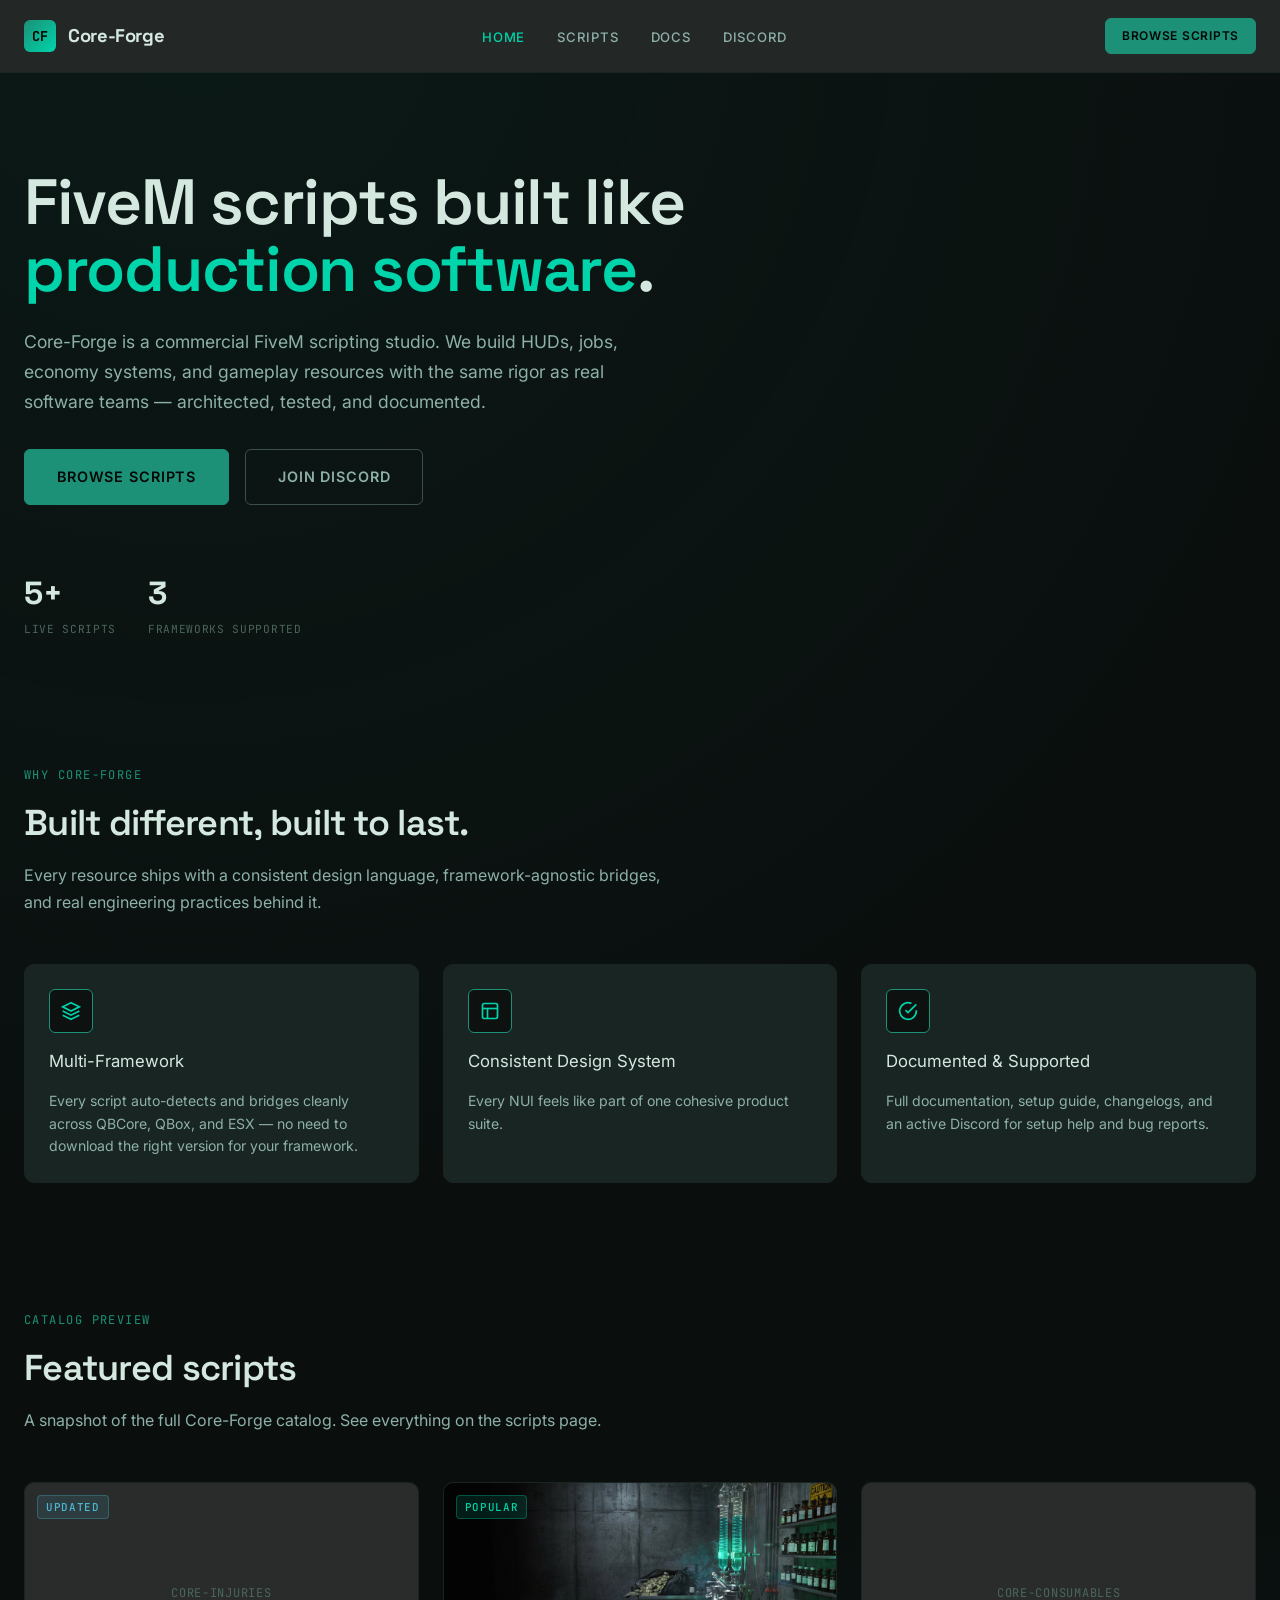
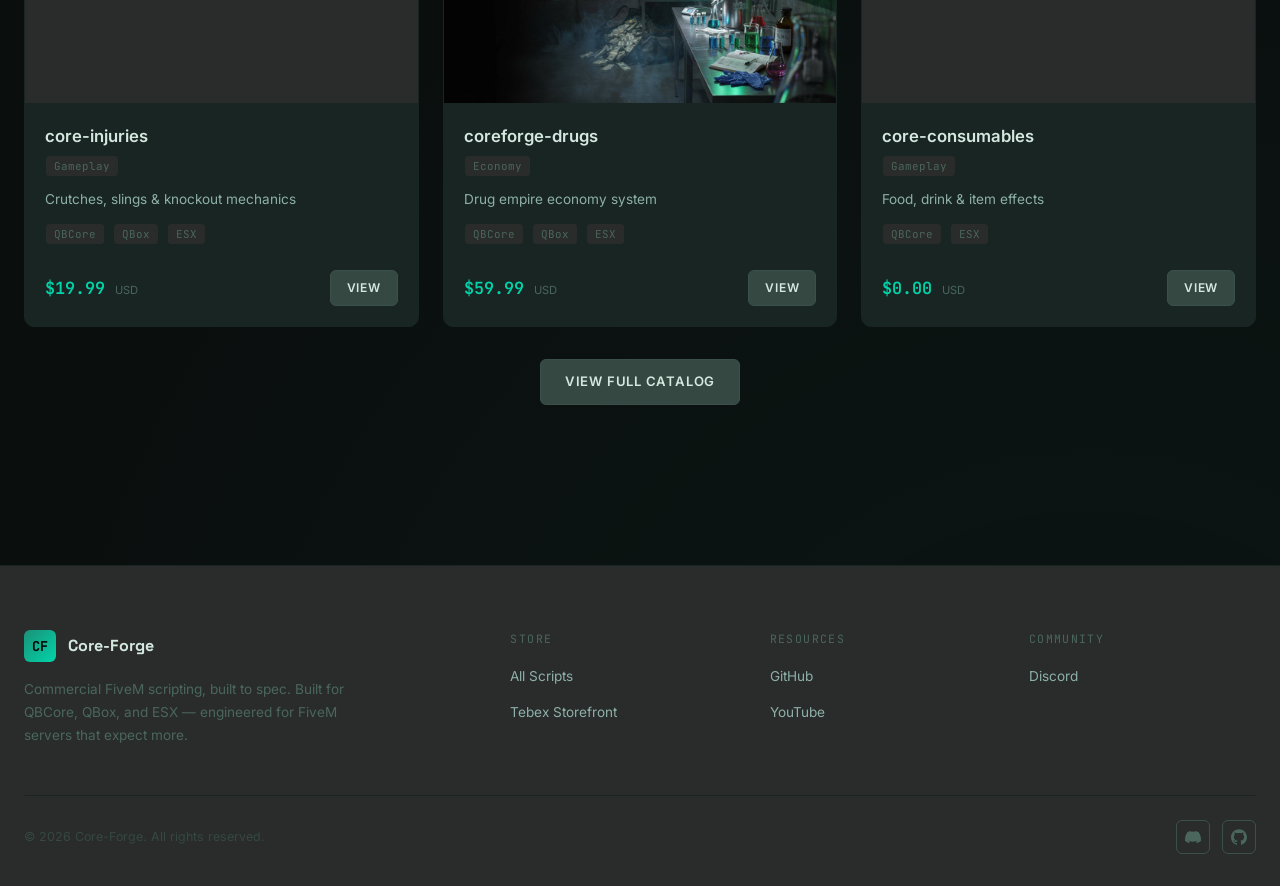
<file: index.html>
<!DOCTYPE html>
<html lang="en">
<head>
<meta charset="UTF-8" />
<meta name="viewport" content="width=device-width, initial-scale=1.0" />
<title>Core-Forge — Commercial FiveM Scripts</title>
<meta name="description" content="Commercial FiveM scripting for QBCore, QBox, and ESX. HUDs, jobs, economy systems, and more — built to spec." />
<link rel="preconnect" href="https://fonts.googleapis.com">
<link href="https://fonts.googleapis.com/css2?family=Inter:wght@400;500;600;700&family=Space+Grotesk:wght@500;600;700&family=JetBrains+Mono:wght@400;500&display=swap" rel="stylesheet">
<link rel="stylesheet" href="css/tokens.css">
<link rel="stylesheet" href="css/components.css">
</head>
<body>

<nav class="nav" id="cf-nav"></nav>

<header class="hero">
  <div class="container">
    <h1 class="hero__title">FiveM scripts built like <span>production software</span>.</h1>
    <p class="hero__subtitle">
      Core-Forge is a commercial FiveM scripting studio. We build HUDs, jobs, economy
      systems, and gameplay resources with the same rigor as real software teams —
      architected, tested, and documented.
    </p>
    <div class="hero__actions">
      <a href="scripts.html" class="btn btn--primary btn--lg">Browse Scripts</a>
      <a href="https://discord.gg/TBb4QKHQtm" target="_blank" rel="noopener" class="btn btn--ghost btn--lg">Join Discord</a>
    </div>
    <div class="hero__stats">
      <div class="stat">
        <span class="stat__value" id="stat-scripts">9+</span>
        <span class="stat__label">Live Scripts</span>
      </div>
      <div class="stat">
        <span class="stat__value">3</span>
        <span class="stat__label">Frameworks Supported</span>
      </div>
    </div>
  </div>
</header>

<section class="section section--tight">
  <div class="container">
    <div class="section__header">
      <span class="section__eyebrow">Why Core-Forge</span>
      <h2 class="section__title">Built different, built to last.</h2>
      <p class="section__subtitle">Every resource ships with a consistent design language, framework-agnostic bridges, and real engineering practices behind it.</p>
    </div>
    <div class="grid grid--3">
      <div class="feature">
        <div class="feature__icon">
          <svg width="20" height="20" viewBox="0 0 24 24" fill="none" stroke="currentColor" stroke-width="2"><path d="M12 2L2 7l10 5 10-5-10-5z"/><path d="M2 17l10 5 10-5"/><path d="M2 12l10 5 10-5"/></svg>
        </div>
        <div class="feature__title">Multi-Framework</div>
        <div class="feature__desc">Every script auto-detects and bridges cleanly across QBCore, QBox, and ESX — no need to download the right version for your framework.</div>
      </div>
      <div class="feature">
        <div class="feature__icon">
          <svg width="20" height="20" viewBox="0 0 24 24" fill="none" stroke="currentColor" stroke-width="2"><rect x="3" y="3" width="18" height="18" rx="2"/><path d="M3 9h18"/><path d="M9 21V9"/></svg>
        </div>
        <div class="feature__title">Consistent Design System</div>
        <div class="feature__desc">Every NUI feels like part of one cohesive product suite.</div>
      </div>
      <div class="feature">
        <div class="feature__icon">
          <svg width="20" height="20" viewBox="0 0 24 24" fill="none" stroke="currentColor" stroke-width="2"><path d="M22 11.08V12a10 10 0 1 1-5.93-9.14"/><polyline points="22 4 12 14.01 9 11.01"/></svg>
        </div>
        <div class="feature__title">Documented & Supported</div>
        <div class="feature__desc">Full documentation, setup guide, changelogs, and an active Discord for setup help and bug reports.</div>
      </div>
    </div>
  </div> 
</section>

<section class="section section--tight">
  <div class="container">
    <div class="section__header">
      <span class="section__eyebrow">Catalog Preview</span>
      <h2 class="section__title">Featured scripts</h2>
      <p class="section__subtitle">A snapshot of the full Core-Forge catalog. See everything on the scripts page.</p>
    </div>
    <div class="grid grid--scripts" id="featured-scripts">
      <div class="skeleton" style="height:320px;"></div>
      <div class="skeleton" style="height:320px;"></div>
      <div class="skeleton" style="height:320px;"></div>
    </div>
    <div style="text-align:center; margin-top: var(--spacing-8);">
      <a href="scripts.html" class="btn btn--secondary">View Full Catalog</a>
    </div>
  </div>
</section>

<footer class="footer" id="cf-footer"></footer>

<script src="js/config.js"></script>
<script src="js/main.js"></script>
<script>
  cfRenderNav("home");
  cfRenderFooter();

  cfGetScripts().then((scripts) => {
    document.getElementById("stat-scripts").textContent = `${scripts.length}+`;
    const featured = scripts.slice(0, 3);
    document.getElementById("featured-scripts").innerHTML = featured.map(cfScriptCardHtml).join("");
  });
</script>

</body>
</html>
</file>
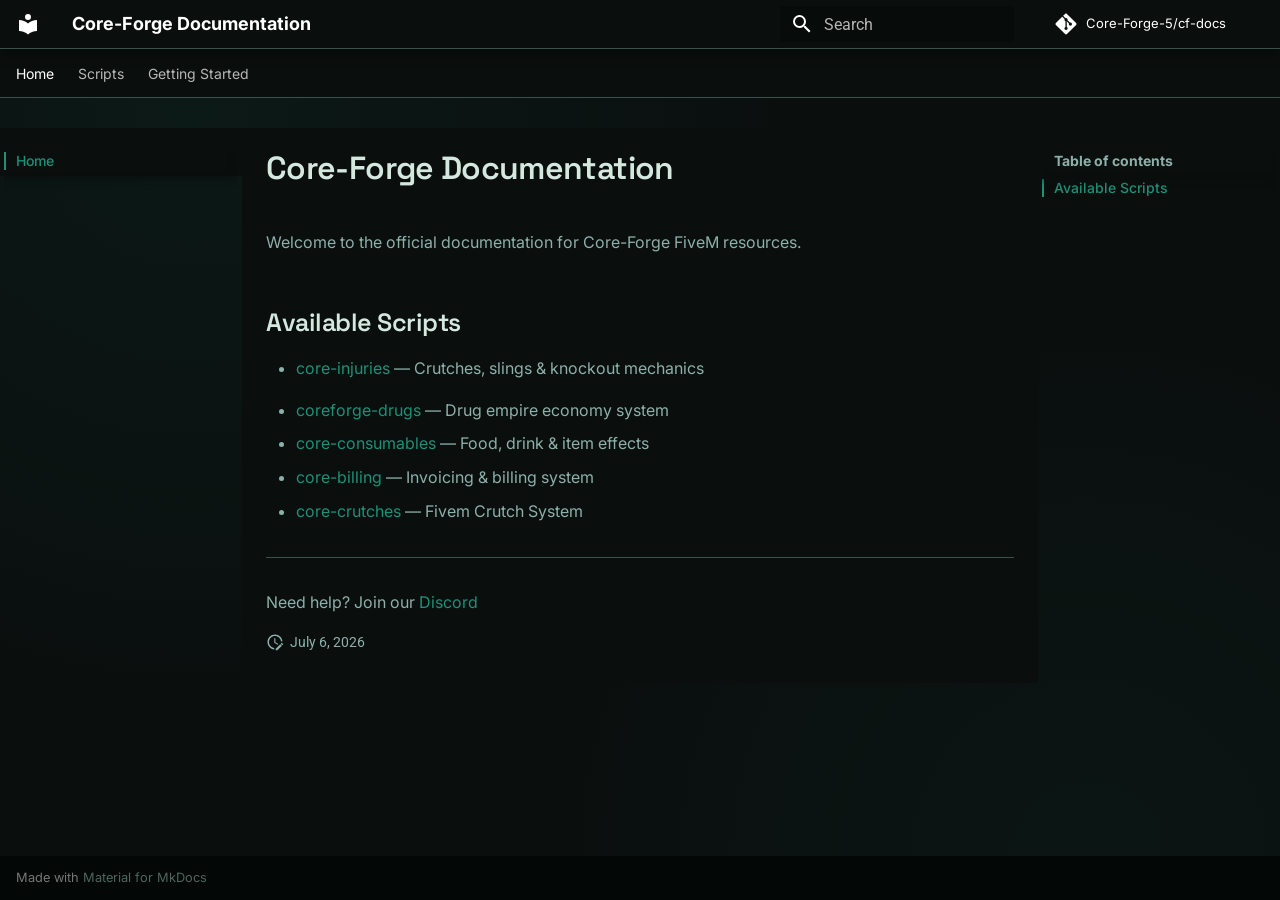
<file: site/index.html>
<!doctype html>
<html lang="en" class="no-js">
  <head>
    
      <meta charset="utf-8">
      <meta name="viewport" content="width=device-width,initial-scale=1">
      
        <meta name="description" content="Premium FiveM Scripts for QBCore, QBox & ESX">
      
      
      
        <link rel="canonical" href="https://core-forge-5.github.io/cf-docs/">
      
      
      
        <link rel="next" href="coreforge-drugs/">
      
      
        
      
      
      <link rel="icon" href="assets/images/favicon.png">
      <meta name="generator" content="mkdocs-1.6.1, mkdocs-material-9.7.6">
    
    
      
        <title>Core-Forge Documentation</title>
      
    
    
      <link rel="stylesheet" href="assets/stylesheets/main.484c7ddc.min.css">
      
        
        <link rel="stylesheet" href="assets/stylesheets/palette.ab4e12ef.min.css">
      
      


    
    
      
    
    
      
        
        
        <link rel="preconnect" href="https://fonts.gstatic.com" crossorigin>
        <link rel="stylesheet" href="https://fonts.googleapis.com/css?family=Roboto:300,300i,400,400i,700,700i%7CRoboto+Mono:400,400i,700,700i&display=fallback">
        <style>:root{--md-text-font:"Roboto";--md-code-font:"Roboto Mono"}</style>
      
    
    
      <link rel="stylesheet" href="stylesheets/extra.css">
    
    <script>__md_scope=new URL(".",location),__md_hash=e=>[...e].reduce(((e,_)=>(e<<5)-e+_.charCodeAt(0)),0),__md_get=(e,_=localStorage,t=__md_scope)=>JSON.parse(_.getItem(t.pathname+"."+e)),__md_set=(e,_,t=localStorage,a=__md_scope)=>{try{t.setItem(a.pathname+"."+e,JSON.stringify(_))}catch(e){}}</script>
    
      

    
    
  </head>
  
  
    
    
      
    
    
    
    
    <body dir="ltr" data-md-color-scheme="slate" data-md-color-primary="custom" data-md-color-accent="custom">
  
    
    <input class="md-toggle" data-md-toggle="drawer" type="checkbox" id="__drawer" autocomplete="off">
    <input class="md-toggle" data-md-toggle="search" type="checkbox" id="__search" autocomplete="off">
    <label class="md-overlay" for="__drawer"></label>
    <div data-md-component="skip">
      
        
        <a href="#core-forge-documentation" class="md-skip">
          Skip to content
        </a>
      
    </div>
    <div data-md-component="announce">
      
    </div>
    
    
      

<header class="md-header" data-md-component="header">
  <nav class="md-header__inner md-grid" aria-label="Header">
    <a href="." title="Core-Forge Documentation" class="md-header__button md-logo" aria-label="Core-Forge Documentation" data-md-component="logo">
      
  
  <svg xmlns="http://www.w3.org/2000/svg" viewBox="0 0 24 24"><path d="M12 8a3 3 0 0 0 3-3 3 3 0 0 0-3-3 3 3 0 0 0-3 3 3 3 0 0 0 3 3m0 3.54C9.64 9.35 6.5 8 3 8v11c3.5 0 6.64 1.35 9 3.54 2.36-2.19 5.5-3.54 9-3.54V8c-3.5 0-6.64 1.35-9 3.54"/></svg>

    </a>
    <label class="md-header__button md-icon" for="__drawer">
      
      <svg xmlns="http://www.w3.org/2000/svg" viewBox="0 0 24 24"><path d="M3 6h18v2H3zm0 5h18v2H3zm0 5h18v2H3z"/></svg>
    </label>
    <div class="md-header__title" data-md-component="header-title">
      <div class="md-header__ellipsis">
        <div class="md-header__topic">
          <span class="md-ellipsis">
            Core-Forge Documentation
          </span>
        </div>
        <div class="md-header__topic" data-md-component="header-topic">
          <span class="md-ellipsis">
            
              Home
            
          </span>
        </div>
      </div>
    </div>
    
      
        <form class="md-header__option" data-md-component="palette">
  
    
    
    
    <input class="md-option" data-md-color-media="" data-md-color-scheme="slate" data-md-color-primary="custom" data-md-color-accent="custom"  aria-hidden="true"  type="radio" name="__palette" id="__palette_0">
    
  
</form>
      
    
    
      <script>var palette=__md_get("__palette");if(palette&&palette.color){if("(prefers-color-scheme)"===palette.color.media){var media=matchMedia("(prefers-color-scheme: light)"),input=document.querySelector(media.matches?"[data-md-color-media='(prefers-color-scheme: light)']":"[data-md-color-media='(prefers-color-scheme: dark)']");palette.color.media=input.getAttribute("data-md-color-media"),palette.color.scheme=input.getAttribute("data-md-color-scheme"),palette.color.primary=input.getAttribute("data-md-color-primary"),palette.color.accent=input.getAttribute("data-md-color-accent")}for(var[key,value]of Object.entries(palette.color))document.body.setAttribute("data-md-color-"+key,value)}</script>
    
    
    
      
      
        <label class="md-header__button md-icon" for="__search">
          
          <svg xmlns="http://www.w3.org/2000/svg" viewBox="0 0 24 24"><path d="M9.5 3A6.5 6.5 0 0 1 16 9.5c0 1.61-.59 3.09-1.56 4.23l.27.27h.79l5 5-1.5 1.5-5-5v-.79l-.27-.27A6.52 6.52 0 0 1 9.5 16 6.5 6.5 0 0 1 3 9.5 6.5 6.5 0 0 1 9.5 3m0 2C7 5 5 7 5 9.5S7 14 9.5 14 14 12 14 9.5 12 5 9.5 5"/></svg>
        </label>
        <div class="md-search" data-md-component="search" role="dialog">
  <label class="md-search__overlay" for="__search"></label>
  <div class="md-search__inner" role="search">
    <form class="md-search__form" name="search">
      <input type="text" class="md-search__input" name="query" aria-label="Search" placeholder="Search" autocapitalize="off" autocorrect="off" autocomplete="off" spellcheck="false" data-md-component="search-query" required>
      <label class="md-search__icon md-icon" for="__search">
        
        <svg xmlns="http://www.w3.org/2000/svg" viewBox="0 0 24 24"><path d="M9.5 3A6.5 6.5 0 0 1 16 9.5c0 1.61-.59 3.09-1.56 4.23l.27.27h.79l5 5-1.5 1.5-5-5v-.79l-.27-.27A6.52 6.52 0 0 1 9.5 16 6.5 6.5 0 0 1 3 9.5 6.5 6.5 0 0 1 9.5 3m0 2C7 5 5 7 5 9.5S7 14 9.5 14 14 12 14 9.5 12 5 9.5 5"/></svg>
        
        <svg xmlns="http://www.w3.org/2000/svg" viewBox="0 0 24 24"><path d="M20 11v2H8l5.5 5.5-1.42 1.42L4.16 12l7.92-7.92L13.5 5.5 8 11z"/></svg>
      </label>
      <nav class="md-search__options" aria-label="Search">
        
        <button type="reset" class="md-search__icon md-icon" title="Clear" aria-label="Clear" tabindex="-1">
          
          <svg xmlns="http://www.w3.org/2000/svg" viewBox="0 0 24 24"><path d="M19 6.41 17.59 5 12 10.59 6.41 5 5 6.41 10.59 12 5 17.59 6.41 19 12 13.41 17.59 19 19 17.59 13.41 12z"/></svg>
        </button>
      </nav>
      
        <div class="md-search__suggest" data-md-component="search-suggest"></div>
      
    </form>
    <div class="md-search__output">
      <div class="md-search__scrollwrap" tabindex="0" data-md-scrollfix>
        <div class="md-search-result" data-md-component="search-result">
          <div class="md-search-result__meta">
            Initializing search
          </div>
          <ol class="md-search-result__list" role="presentation"></ol>
        </div>
      </div>
    </div>
  </div>
</div>
      
    
    
      <div class="md-header__source">
        <a href="https://github.com/Core-Forge-5/cf-docs" title="Go to repository" class="md-source" data-md-component="source">
  <div class="md-source__icon md-icon">
    
    <svg xmlns="http://www.w3.org/2000/svg" viewBox="0 0 448 512"><!--! Font Awesome Free 7.1.0 by @fontawesome - https://fontawesome.com License - https://fontawesome.com/license/free (Icons: CC BY 4.0, Fonts: SIL OFL 1.1, Code: MIT License) Copyright 2025 Fonticons, Inc.--><path d="M439.6 236.1 244 40.5c-5.4-5.5-12.8-8.5-20.4-8.5s-15 3-20.4 8.4L162.5 81l51.5 51.5c27.1-9.1 52.7 16.8 43.4 43.7l49.7 49.7c34.2-11.8 61.2 31 35.5 56.7-26.5 26.5-70.2-2.9-56-37.3L240.3 199v121.9c25.3 12.5 22.3 41.8 9.1 55-6.4 6.4-15.2 10.1-24.3 10.1s-17.8-3.6-24.3-10.1c-17.6-17.6-11.1-46.9 11.2-56v-123c-20.8-8.5-24.6-30.7-18.6-45L142.6 101 8.5 235.1C3 240.6 0 247.9 0 255.5s3 15 8.5 20.4l195.6 195.7c5.4 5.4 12.7 8.4 20.4 8.4s15-3 20.4-8.4l194.7-194.7c5.4-5.4 8.4-12.8 8.4-20.4s-3-15-8.4-20.4"/></svg>
  </div>
  <div class="md-source__repository">
    Core-Forge-5/cf-docs
  </div>
</a>
      </div>
    
  </nav>
  
</header>
    
    <div class="md-container" data-md-component="container">
      
      
        
          
            
<nav class="md-tabs" aria-label="Tabs" data-md-component="tabs">
  <div class="md-grid">
    <ul class="md-tabs__list">
      
        
  
  
  
    
  
  
    <li class="md-tabs__item md-tabs__item--active">
      <a href="." class="md-tabs__link">
        
  
  
    
  
  Home

      </a>
    </li>
  

      
        
  
  
  
  
    
    
      <li class="md-tabs__item">
        <a href="coreforge-drugs/" class="md-tabs__link">
          
  
  
    
  
  Scripts

        </a>
      </li>
    
  

      
        
  
  
  
  
    <li class="md-tabs__item">
      <a href="getting-started/" class="md-tabs__link">
        
  
  
    
  
  Getting Started

      </a>
    </li>
  

      
    </ul>
  </div>
</nav>
          
        
      
      <main class="md-main" data-md-component="main">
        <div class="md-main__inner md-grid">
          
            
              
              <div class="md-sidebar md-sidebar--primary" data-md-component="sidebar" data-md-type="navigation" >
                <div class="md-sidebar__scrollwrap">
                  <div class="md-sidebar__inner">
                    


  


<nav class="md-nav md-nav--primary md-nav--lifted" aria-label="Navigation" data-md-level="0">
  <label class="md-nav__title" for="__drawer">
    <a href="." title="Core-Forge Documentation" class="md-nav__button md-logo" aria-label="Core-Forge Documentation" data-md-component="logo">
      
  
  <svg xmlns="http://www.w3.org/2000/svg" viewBox="0 0 24 24"><path d="M12 8a3 3 0 0 0 3-3 3 3 0 0 0-3-3 3 3 0 0 0-3 3 3 3 0 0 0 3 3m0 3.54C9.64 9.35 6.5 8 3 8v11c3.5 0 6.64 1.35 9 3.54 2.36-2.19 5.5-3.54 9-3.54V8c-3.5 0-6.64 1.35-9 3.54"/></svg>

    </a>
    Core-Forge Documentation
  </label>
  
    <div class="md-nav__source">
      <a href="https://github.com/Core-Forge-5/cf-docs" title="Go to repository" class="md-source" data-md-component="source">
  <div class="md-source__icon md-icon">
    
    <svg xmlns="http://www.w3.org/2000/svg" viewBox="0 0 448 512"><!--! Font Awesome Free 7.1.0 by @fontawesome - https://fontawesome.com License - https://fontawesome.com/license/free (Icons: CC BY 4.0, Fonts: SIL OFL 1.1, Code: MIT License) Copyright 2025 Fonticons, Inc.--><path d="M439.6 236.1 244 40.5c-5.4-5.5-12.8-8.5-20.4-8.5s-15 3-20.4 8.4L162.5 81l51.5 51.5c27.1-9.1 52.7 16.8 43.4 43.7l49.7 49.7c34.2-11.8 61.2 31 35.5 56.7-26.5 26.5-70.2-2.9-56-37.3L240.3 199v121.9c25.3 12.5 22.3 41.8 9.1 55-6.4 6.4-15.2 10.1-24.3 10.1s-17.8-3.6-24.3-10.1c-17.6-17.6-11.1-46.9 11.2-56v-123c-20.8-8.5-24.6-30.7-18.6-45L142.6 101 8.5 235.1C3 240.6 0 247.9 0 255.5s3 15 8.5 20.4l195.6 195.7c5.4 5.4 12.7 8.4 20.4 8.4s15-3 20.4-8.4l194.7-194.7c5.4-5.4 8.4-12.8 8.4-20.4s-3-15-8.4-20.4"/></svg>
  </div>
  <div class="md-source__repository">
    Core-Forge-5/cf-docs
  </div>
</a>
    </div>
  
  <ul class="md-nav__list" data-md-scrollfix>
    
      
      
  
  
    
  
  
  
    <li class="md-nav__item md-nav__item--active">
      
      <input class="md-nav__toggle md-toggle" type="checkbox" id="__toc">
      
      
        
      
      
        <label class="md-nav__link md-nav__link--active" for="__toc">
          
  
  
  <span class="md-ellipsis">
    
  
    Home
  

    
  </span>
  
  

          <span class="md-nav__icon md-icon"></span>
        </label>
      
      <a href="." class="md-nav__link md-nav__link--active">
        
  
  
  <span class="md-ellipsis">
    
  
    Home
  

    
  </span>
  
  

      </a>
      
        

<nav class="md-nav md-nav--secondary" aria-label="Table of contents">
  
  
  
    
  
  
    <label class="md-nav__title" for="__toc">
      <span class="md-nav__icon md-icon"></span>
      Table of contents
    </label>
    <ul class="md-nav__list" data-md-component="toc" data-md-scrollfix>
      
        <li class="md-nav__item">
  <a href="#available-scripts" class="md-nav__link">
    <span class="md-ellipsis">
      
        Available Scripts
      
    </span>
  </a>
  
</li>
      
    </ul>
  
</nav>
      
    </li>
  

    
      
      
  
  
  
  
    
    
      
        
      
        
      
        
      
        
      
        
      
    
    
    
      
      
        
      
    
    
    <li class="md-nav__item md-nav__item--nested">
      
        
        
        <input class="md-nav__toggle md-toggle " type="checkbox" id="__nav_2" >
        
          
          <label class="md-nav__link" for="__nav_2" id="__nav_2_label" tabindex="0">
            
  
  
  <span class="md-ellipsis">
    
  
    Scripts
  

    
  </span>
  
  

            <span class="md-nav__icon md-icon"></span>
          </label>
        
        <nav class="md-nav" data-md-level="1" aria-labelledby="__nav_2_label" aria-expanded="false">
          <label class="md-nav__title" for="__nav_2">
            <span class="md-nav__icon md-icon"></span>
            
  
    Scripts
  

          </label>
          <ul class="md-nav__list" data-md-scrollfix>
            
              
                
  
  
  
  
    <li class="md-nav__item">
      <a href="coreforge-drugs/" class="md-nav__link">
        
  
  
  <span class="md-ellipsis">
    
  
    Core-Forge Drugs
  

    
  </span>
  
  

      </a>
    </li>
  

              
            
              
                
  
  
  
  
    <li class="md-nav__item">
      <a href="core-injuries/" class="md-nav__link">
        
  
  
  <span class="md-ellipsis">
    
  
    Core-Injuries
  

    
  </span>
  
  

      </a>
    </li>
  

              
            
              
                
  
  
  
  
    <li class="md-nav__item">
      <a href="core-consumables/" class="md-nav__link">
        
  
  
  <span class="md-ellipsis">
    
  
    Core-Consumables
  

    
  </span>
  
  

      </a>
    </li>
  

              
            
              
                
  
  
  
  
    <li class="md-nav__item">
      <a href="core-billing/" class="md-nav__link">
        
  
  
  <span class="md-ellipsis">
    
  
    Core-Billing
  

    
  </span>
  
  

      </a>
    </li>
  

              
            
              
                
  
  
  
  
    <li class="md-nav__item">
      <a href="core-crutches/" class="md-nav__link">
        
  
  
  <span class="md-ellipsis">
    
  
    Core crutches
  

    
  </span>
  
  

      </a>
    </li>
  

              
            
          </ul>
        </nav>
      
    </li>
  

    
      
      
  
  
  
  
    <li class="md-nav__item">
      <a href="getting-started/" class="md-nav__link">
        
  
  
  <span class="md-ellipsis">
    
  
    Getting Started
  

    
  </span>
  
  

      </a>
    </li>
  

    
  </ul>
</nav>
                  </div>
                </div>
              </div>
            
            
              
              <div class="md-sidebar md-sidebar--secondary" data-md-component="sidebar" data-md-type="toc" >
                <div class="md-sidebar__scrollwrap">
                  <div class="md-sidebar__inner">
                    

<nav class="md-nav md-nav--secondary" aria-label="Table of contents">
  
  
  
    
  
  
    <label class="md-nav__title" for="__toc">
      <span class="md-nav__icon md-icon"></span>
      Table of contents
    </label>
    <ul class="md-nav__list" data-md-component="toc" data-md-scrollfix>
      
        <li class="md-nav__item">
  <a href="#available-scripts" class="md-nav__link">
    <span class="md-ellipsis">
      
        Available Scripts
      
    </span>
  </a>
  
</li>
      
    </ul>
  
</nav>
                  </div>
                </div>
              </div>
            
          
          
            <div class="md-content" data-md-component="content">
              
              <article class="md-content__inner md-typeset">
                
                  


  
  


<h1 id="core-forge-documentation">Core-Forge Documentation</h1>
<p>Welcome to the official documentation for Core-Forge FiveM resources.</p>
<h2 id="available-scripts">Available Scripts</h2>
<!-- - [cf-hud](cf-hud.md) — Feature-complete HUD system -->
<ul>
<li><a href="core-injuries/">core-injuries</a> — Crutches, slings &amp; knockout mechanics</li>
</ul>
<!-- - [core-gruppe6](core-gruppe6.md) — Armored delivery job
- [cf-outfitbag](cf-outfitbag.md) — Prop-based outfit management
- [core-fuel](core-fuel.md) — Realistic vehicle fuel system -->
<ul>
<li><a href="coreforge-drugs/">coreforge-drugs</a> — Drug empire economy system</li>
<li><a href="core-consumables/">core-consumables</a> — Food, drink &amp; item effects</li>
<li><a href="core-billing/">core-billing</a> — Invoicing &amp; billing system</li>
<li><a href="core-crutches/">core-crutches</a> — Fivem Crutch System</li>
</ul>
<hr />
<p>Need help? Join our <a href="https://discord.gg/TBb4QKHQtm">Discord</a></p>







  
    
  
  


  <aside class="md-source-file">
    
      
  <span class="md-source-file__fact">
    <span class="md-icon" title="Last update">
      <svg xmlns="http://www.w3.org/2000/svg" viewBox="0 0 24 24"><path d="M21 13.1c-.1 0-.3.1-.4.2l-1 1 2.1 2.1 1-1c.2-.2.2-.6 0-.8l-1.3-1.3c-.1-.1-.2-.2-.4-.2m-1.9 1.8-6.1 6V23h2.1l6.1-6.1zM12.5 7v5.2l4 2.4-1 1L11 13V7zM11 21.9c-5.1-.5-9-4.8-9-9.9C2 6.5 6.5 2 12 2c5.3 0 9.6 4.1 10 9.3-.3-.1-.6-.2-1-.2s-.7.1-1 .2C19.6 7.2 16.2 4 12 4c-4.4 0-8 3.6-8 8 0 4.1 3.1 7.5 7.1 7.9l-.1.2z"/></svg>
    </span>
    <span class="git-revision-date-localized-plugin git-revision-date-localized-plugin-date" title="July 6, 2026 19:07:03 UTC">July 6, 2026</span>
  </span>

    
    
    
    
  </aside>





                
              </article>
            </div>
          
          
<script>var target=document.getElementById(location.hash.slice(1));target&&target.name&&(target.checked=target.name.startsWith("__tabbed_"))</script>
        </div>
        
          <button type="button" class="md-top md-icon" data-md-component="top" hidden>
  
  <svg xmlns="http://www.w3.org/2000/svg" viewBox="0 0 24 24"><path d="M13 20h-2V8l-5.5 5.5-1.42-1.42L12 4.16l7.92 7.92-1.42 1.42L13 8z"/></svg>
  Back to top
</button>
        
      </main>
      
        <footer class="md-footer">
  
  <div class="md-footer-meta md-typeset">
    <div class="md-footer-meta__inner md-grid">
      <div class="md-copyright">
  
  
    Made with
    <a href="https://squidfunk.github.io/mkdocs-material/" target="_blank" rel="noopener">
      Material for MkDocs
    </a>
  
</div>
      
    </div>
  </div>
</footer>
      
    </div>
    <div class="md-dialog" data-md-component="dialog">
      <div class="md-dialog__inner md-typeset"></div>
    </div>
    
    
    
      
      
      <script id="__config" type="application/json">{"annotate": null, "base": ".", "features": ["content.code.copy", "navigation.tabs", "navigation.sections", "navigation.indexes", "navigation.top", "search.suggest", "toc.follow"], "search": "assets/javascripts/workers/search.2c215733.min.js", "tags": null, "translations": {"clipboard.copied": "Copied to clipboard", "clipboard.copy": "Copy to clipboard", "search.result.more.one": "1 more on this page", "search.result.more.other": "# more on this page", "search.result.none": "No matching documents", "search.result.one": "1 matching document", "search.result.other": "# matching documents", "search.result.placeholder": "Type to start searching", "search.result.term.missing": "Missing", "select.version": "Select version"}, "version": null}</script>
    
    
      <script src="assets/javascripts/bundle.79ae519e.min.js"></script>
      
    
  </body>
</html>
</file>
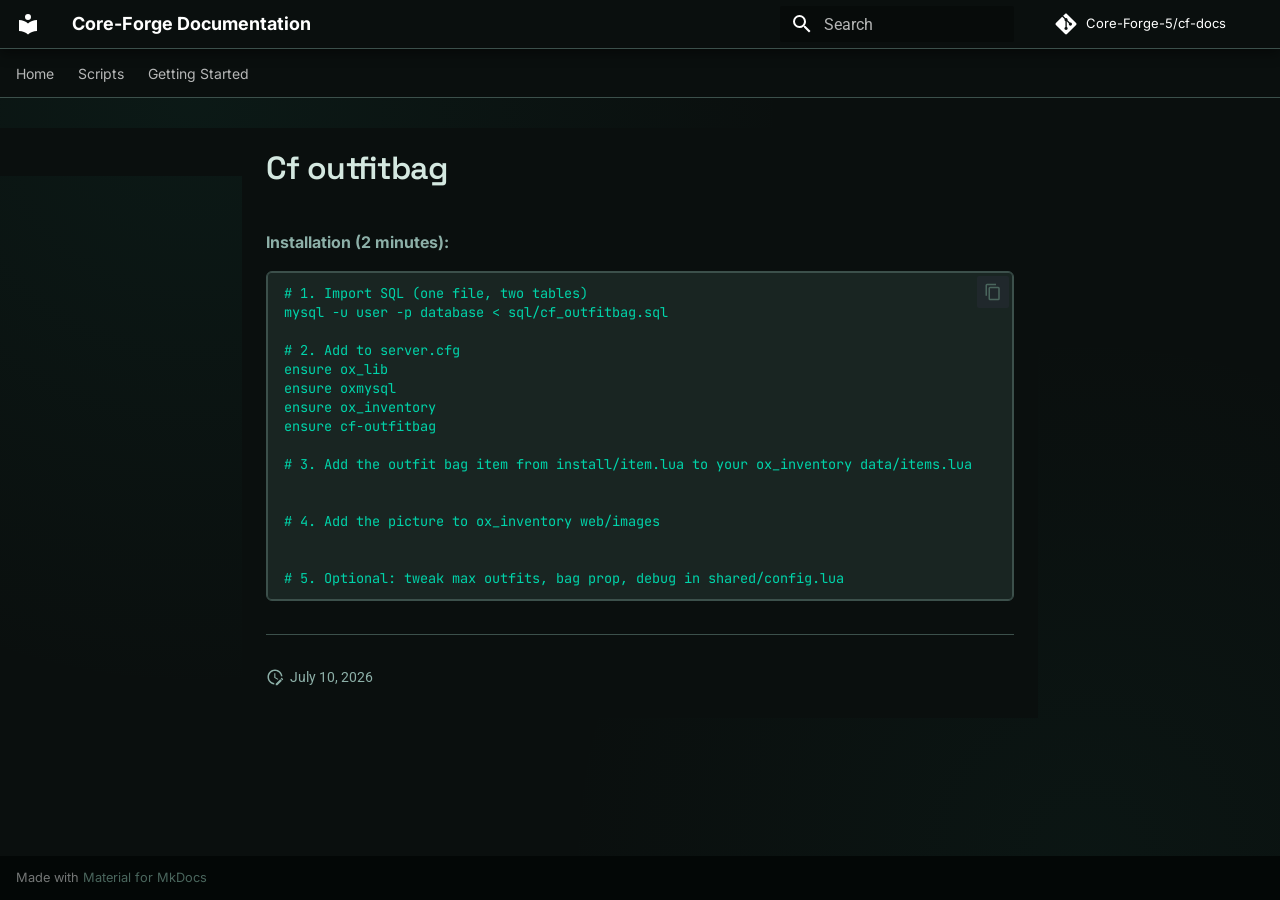
<file: site/cf-outfitbag/index.html>
<!doctype html>
<html lang="en" class="no-js">
  <head>
    
      <meta charset="utf-8">
      <meta name="viewport" content="width=device-width,initial-scale=1">
      
        <meta name="description" content="Premium FiveM Scripts for QBCore, QBox & ESX">
      
      
      
        <link rel="canonical" href="https://core-forge-5.github.io/cf-docs/cf-outfitbag/">
      
      
      
      
        
      
      
      <link rel="icon" href="../assets/images/favicon.png">
      <meta name="generator" content="mkdocs-1.6.1, mkdocs-material-9.7.6">
    
    
      
        <title>Cf outfitbag - Core-Forge Documentation</title>
      
    
    
      <link rel="stylesheet" href="../assets/stylesheets/main.484c7ddc.min.css">
      
        
        <link rel="stylesheet" href="../assets/stylesheets/palette.ab4e12ef.min.css">
      
      


    
    
      
    
    
      
        
        
        <link rel="preconnect" href="https://fonts.gstatic.com" crossorigin>
        <link rel="stylesheet" href="https://fonts.googleapis.com/css?family=Roboto:300,300i,400,400i,700,700i%7CRoboto+Mono:400,400i,700,700i&display=fallback">
        <style>:root{--md-text-font:"Roboto";--md-code-font:"Roboto Mono"}</style>
      
    
    
      <link rel="stylesheet" href="../stylesheets/extra.css">
    
    <script>__md_scope=new URL("..",location),__md_hash=e=>[...e].reduce(((e,_)=>(e<<5)-e+_.charCodeAt(0)),0),__md_get=(e,_=localStorage,t=__md_scope)=>JSON.parse(_.getItem(t.pathname+"."+e)),__md_set=(e,_,t=localStorage,a=__md_scope)=>{try{t.setItem(a.pathname+"."+e,JSON.stringify(_))}catch(e){}}</script>
    
      

    
    
  </head>
  
  
    
    
      
    
    
    
    
    <body dir="ltr" data-md-color-scheme="slate" data-md-color-primary="custom" data-md-color-accent="custom">
  
    
    <input class="md-toggle" data-md-toggle="drawer" type="checkbox" id="__drawer" autocomplete="off">
    <input class="md-toggle" data-md-toggle="search" type="checkbox" id="__search" autocomplete="off">
    <label class="md-overlay" for="__drawer"></label>
    <div data-md-component="skip">
      
    </div>
    <div data-md-component="announce">
      
    </div>
    
    
      

<header class="md-header" data-md-component="header">
  <nav class="md-header__inner md-grid" aria-label="Header">
    <a href=".." title="Core-Forge Documentation" class="md-header__button md-logo" aria-label="Core-Forge Documentation" data-md-component="logo">
      
  
  <svg xmlns="http://www.w3.org/2000/svg" viewBox="0 0 24 24"><path d="M12 8a3 3 0 0 0 3-3 3 3 0 0 0-3-3 3 3 0 0 0-3 3 3 3 0 0 0 3 3m0 3.54C9.64 9.35 6.5 8 3 8v11c3.5 0 6.64 1.35 9 3.54 2.36-2.19 5.5-3.54 9-3.54V8c-3.5 0-6.64 1.35-9 3.54"/></svg>

    </a>
    <label class="md-header__button md-icon" for="__drawer">
      
      <svg xmlns="http://www.w3.org/2000/svg" viewBox="0 0 24 24"><path d="M3 6h18v2H3zm0 5h18v2H3zm0 5h18v2H3z"/></svg>
    </label>
    <div class="md-header__title" data-md-component="header-title">
      <div class="md-header__ellipsis">
        <div class="md-header__topic">
          <span class="md-ellipsis">
            Core-Forge Documentation
          </span>
        </div>
        <div class="md-header__topic" data-md-component="header-topic">
          <span class="md-ellipsis">
            
              Cf outfitbag
            
          </span>
        </div>
      </div>
    </div>
    
      
        <form class="md-header__option" data-md-component="palette">
  
    
    
    
    <input class="md-option" data-md-color-media="" data-md-color-scheme="slate" data-md-color-primary="custom" data-md-color-accent="custom"  aria-hidden="true"  type="radio" name="__palette" id="__palette_0">
    
  
</form>
      
    
    
      <script>var palette=__md_get("__palette");if(palette&&palette.color){if("(prefers-color-scheme)"===palette.color.media){var media=matchMedia("(prefers-color-scheme: light)"),input=document.querySelector(media.matches?"[data-md-color-media='(prefers-color-scheme: light)']":"[data-md-color-media='(prefers-color-scheme: dark)']");palette.color.media=input.getAttribute("data-md-color-media"),palette.color.scheme=input.getAttribute("data-md-color-scheme"),palette.color.primary=input.getAttribute("data-md-color-primary"),palette.color.accent=input.getAttribute("data-md-color-accent")}for(var[key,value]of Object.entries(palette.color))document.body.setAttribute("data-md-color-"+key,value)}</script>
    
    
    
      
      
        <label class="md-header__button md-icon" for="__search">
          
          <svg xmlns="http://www.w3.org/2000/svg" viewBox="0 0 24 24"><path d="M9.5 3A6.5 6.5 0 0 1 16 9.5c0 1.61-.59 3.09-1.56 4.23l.27.27h.79l5 5-1.5 1.5-5-5v-.79l-.27-.27A6.52 6.52 0 0 1 9.5 16 6.5 6.5 0 0 1 3 9.5 6.5 6.5 0 0 1 9.5 3m0 2C7 5 5 7 5 9.5S7 14 9.5 14 14 12 14 9.5 12 5 9.5 5"/></svg>
        </label>
        <div class="md-search" data-md-component="search" role="dialog">
  <label class="md-search__overlay" for="__search"></label>
  <div class="md-search__inner" role="search">
    <form class="md-search__form" name="search">
      <input type="text" class="md-search__input" name="query" aria-label="Search" placeholder="Search" autocapitalize="off" autocorrect="off" autocomplete="off" spellcheck="false" data-md-component="search-query" required>
      <label class="md-search__icon md-icon" for="__search">
        
        <svg xmlns="http://www.w3.org/2000/svg" viewBox="0 0 24 24"><path d="M9.5 3A6.5 6.5 0 0 1 16 9.5c0 1.61-.59 3.09-1.56 4.23l.27.27h.79l5 5-1.5 1.5-5-5v-.79l-.27-.27A6.52 6.52 0 0 1 9.5 16 6.5 6.5 0 0 1 3 9.5 6.5 6.5 0 0 1 9.5 3m0 2C7 5 5 7 5 9.5S7 14 9.5 14 14 12 14 9.5 12 5 9.5 5"/></svg>
        
        <svg xmlns="http://www.w3.org/2000/svg" viewBox="0 0 24 24"><path d="M20 11v2H8l5.5 5.5-1.42 1.42L4.16 12l7.92-7.92L13.5 5.5 8 11z"/></svg>
      </label>
      <nav class="md-search__options" aria-label="Search">
        
        <button type="reset" class="md-search__icon md-icon" title="Clear" aria-label="Clear" tabindex="-1">
          
          <svg xmlns="http://www.w3.org/2000/svg" viewBox="0 0 24 24"><path d="M19 6.41 17.59 5 12 10.59 6.41 5 5 6.41 10.59 12 5 17.59 6.41 19 12 13.41 17.59 19 19 17.59 13.41 12z"/></svg>
        </button>
      </nav>
      
        <div class="md-search__suggest" data-md-component="search-suggest"></div>
      
    </form>
    <div class="md-search__output">
      <div class="md-search__scrollwrap" tabindex="0" data-md-scrollfix>
        <div class="md-search-result" data-md-component="search-result">
          <div class="md-search-result__meta">
            Initializing search
          </div>
          <ol class="md-search-result__list" role="presentation"></ol>
        </div>
      </div>
    </div>
  </div>
</div>
      
    
    
      <div class="md-header__source">
        <a href="https://github.com/Core-Forge-5/cf-docs" title="Go to repository" class="md-source" data-md-component="source">
  <div class="md-source__icon md-icon">
    
    <svg xmlns="http://www.w3.org/2000/svg" viewBox="0 0 448 512"><!--! Font Awesome Free 7.1.0 by @fontawesome - https://fontawesome.com License - https://fontawesome.com/license/free (Icons: CC BY 4.0, Fonts: SIL OFL 1.1, Code: MIT License) Copyright 2025 Fonticons, Inc.--><path d="M439.6 236.1 244 40.5c-5.4-5.5-12.8-8.5-20.4-8.5s-15 3-20.4 8.4L162.5 81l51.5 51.5c27.1-9.1 52.7 16.8 43.4 43.7l49.7 49.7c34.2-11.8 61.2 31 35.5 56.7-26.5 26.5-70.2-2.9-56-37.3L240.3 199v121.9c25.3 12.5 22.3 41.8 9.1 55-6.4 6.4-15.2 10.1-24.3 10.1s-17.8-3.6-24.3-10.1c-17.6-17.6-11.1-46.9 11.2-56v-123c-20.8-8.5-24.6-30.7-18.6-45L142.6 101 8.5 235.1C3 240.6 0 247.9 0 255.5s3 15 8.5 20.4l195.6 195.7c5.4 5.4 12.7 8.4 20.4 8.4s15-3 20.4-8.4l194.7-194.7c5.4-5.4 8.4-12.8 8.4-20.4s-3-15-8.4-20.4"/></svg>
  </div>
  <div class="md-source__repository">
    Core-Forge-5/cf-docs
  </div>
</a>
      </div>
    
  </nav>
  
</header>
    
    <div class="md-container" data-md-component="container">
      
      
        
          
            
<nav class="md-tabs" aria-label="Tabs" data-md-component="tabs">
  <div class="md-grid">
    <ul class="md-tabs__list">
      
        
  
  
  
  
    <li class="md-tabs__item">
      <a href=".." class="md-tabs__link">
        
  
  
    
  
  Home

      </a>
    </li>
  

      
        
  
  
  
  
    
    
      <li class="md-tabs__item">
        <a href="../coreforge-drugs/" class="md-tabs__link">
          
  
  
    
  
  Scripts

        </a>
      </li>
    
  

      
        
  
  
  
  
    <li class="md-tabs__item">
      <a href="../getting-started/" class="md-tabs__link">
        
  
  
    
  
  Getting Started

      </a>
    </li>
  

      
    </ul>
  </div>
</nav>
          
        
      
      <main class="md-main" data-md-component="main">
        <div class="md-main__inner md-grid">
          
            
              
              <div class="md-sidebar md-sidebar--primary" data-md-component="sidebar" data-md-type="navigation" >
                <div class="md-sidebar__scrollwrap">
                  <div class="md-sidebar__inner">
                    


  


<nav class="md-nav md-nav--primary md-nav--lifted" aria-label="Navigation" data-md-level="0">
  <label class="md-nav__title" for="__drawer">
    <a href=".." title="Core-Forge Documentation" class="md-nav__button md-logo" aria-label="Core-Forge Documentation" data-md-component="logo">
      
  
  <svg xmlns="http://www.w3.org/2000/svg" viewBox="0 0 24 24"><path d="M12 8a3 3 0 0 0 3-3 3 3 0 0 0-3-3 3 3 0 0 0-3 3 3 3 0 0 0 3 3m0 3.54C9.64 9.35 6.5 8 3 8v11c3.5 0 6.64 1.35 9 3.54 2.36-2.19 5.5-3.54 9-3.54V8c-3.5 0-6.64 1.35-9 3.54"/></svg>

    </a>
    Core-Forge Documentation
  </label>
  
    <div class="md-nav__source">
      <a href="https://github.com/Core-Forge-5/cf-docs" title="Go to repository" class="md-source" data-md-component="source">
  <div class="md-source__icon md-icon">
    
    <svg xmlns="http://www.w3.org/2000/svg" viewBox="0 0 448 512"><!--! Font Awesome Free 7.1.0 by @fontawesome - https://fontawesome.com License - https://fontawesome.com/license/free (Icons: CC BY 4.0, Fonts: SIL OFL 1.1, Code: MIT License) Copyright 2025 Fonticons, Inc.--><path d="M439.6 236.1 244 40.5c-5.4-5.5-12.8-8.5-20.4-8.5s-15 3-20.4 8.4L162.5 81l51.5 51.5c27.1-9.1 52.7 16.8 43.4 43.7l49.7 49.7c34.2-11.8 61.2 31 35.5 56.7-26.5 26.5-70.2-2.9-56-37.3L240.3 199v121.9c25.3 12.5 22.3 41.8 9.1 55-6.4 6.4-15.2 10.1-24.3 10.1s-17.8-3.6-24.3-10.1c-17.6-17.6-11.1-46.9 11.2-56v-123c-20.8-8.5-24.6-30.7-18.6-45L142.6 101 8.5 235.1C3 240.6 0 247.9 0 255.5s3 15 8.5 20.4l195.6 195.7c5.4 5.4 12.7 8.4 20.4 8.4s15-3 20.4-8.4l194.7-194.7c5.4-5.4 8.4-12.8 8.4-20.4s-3-15-8.4-20.4"/></svg>
  </div>
  <div class="md-source__repository">
    Core-Forge-5/cf-docs
  </div>
</a>
    </div>
  
  <ul class="md-nav__list" data-md-scrollfix>
    
      
      
  
  
  
  
    <li class="md-nav__item">
      <a href=".." class="md-nav__link">
        
  
  
  <span class="md-ellipsis">
    
  
    Home
  

    
  </span>
  
  

      </a>
    </li>
  

    
      
      
  
  
  
  
    
    
      
        
      
        
      
        
      
        
      
        
      
    
    
    
      
      
        
      
    
    
    <li class="md-nav__item md-nav__item--nested">
      
        
        
        <input class="md-nav__toggle md-toggle " type="checkbox" id="__nav_2" >
        
          
          <label class="md-nav__link" for="__nav_2" id="__nav_2_label" tabindex="0">
            
  
  
  <span class="md-ellipsis">
    
  
    Scripts
  

    
  </span>
  
  

            <span class="md-nav__icon md-icon"></span>
          </label>
        
        <nav class="md-nav" data-md-level="1" aria-labelledby="__nav_2_label" aria-expanded="false">
          <label class="md-nav__title" for="__nav_2">
            <span class="md-nav__icon md-icon"></span>
            
  
    Scripts
  

          </label>
          <ul class="md-nav__list" data-md-scrollfix>
            
              
                
  
  
  
  
    <li class="md-nav__item">
      <a href="../coreforge-drugs/" class="md-nav__link">
        
  
  
  <span class="md-ellipsis">
    
  
    Core-Forge Drugs
  

    
  </span>
  
  

      </a>
    </li>
  

              
            
              
                
  
  
  
  
    <li class="md-nav__item">
      <a href="../core-injuries/" class="md-nav__link">
        
  
  
  <span class="md-ellipsis">
    
  
    Core-Injuries
  

    
  </span>
  
  

      </a>
    </li>
  

              
            
              
                
  
  
  
  
    <li class="md-nav__item">
      <a href="../core-consumables/" class="md-nav__link">
        
  
  
  <span class="md-ellipsis">
    
  
    Core-Consumables
  

    
  </span>
  
  

      </a>
    </li>
  

              
            
              
                
  
  
  
  
    <li class="md-nav__item">
      <a href="../core-billing/" class="md-nav__link">
        
  
  
  <span class="md-ellipsis">
    
  
    Core-Billing
  

    
  </span>
  
  

      </a>
    </li>
  

              
            
              
                
  
  
  
  
    <li class="md-nav__item">
      <a href="../core-crutches/" class="md-nav__link">
        
  
  
  <span class="md-ellipsis">
    
  
    Core crutches
  

    
  </span>
  
  

      </a>
    </li>
  

              
            
          </ul>
        </nav>
      
    </li>
  

    
      
      
  
  
  
  
    <li class="md-nav__item">
      <a href="../getting-started/" class="md-nav__link">
        
  
  
  <span class="md-ellipsis">
    
  
    Getting Started
  

    
  </span>
  
  

      </a>
    </li>
  

    
  </ul>
</nav>
                  </div>
                </div>
              </div>
            
            
              
              <div class="md-sidebar md-sidebar--secondary" data-md-component="sidebar" data-md-type="toc" >
                <div class="md-sidebar__scrollwrap">
                  <div class="md-sidebar__inner">
                    

<nav class="md-nav md-nav--secondary" aria-label="Table of contents">
  
  
  
  
</nav>
                  </div>
                </div>
              </div>
            
          
          
            <div class="md-content" data-md-component="content">
              
              <article class="md-content__inner md-typeset">
                
                  


  
  


  <h1>Cf outfitbag</h1>

<p><strong>Installation (2 minutes):</strong></p>
<pre><code class="language-bash"># 1. Import SQL (one file, two tables)
mysql -u user -p database &lt; sql/cf_outfitbag.sql

# 2. Add to server.cfg
ensure ox_lib
ensure oxmysql
ensure ox_inventory
ensure cf-outfitbag

# 3. Add the outfit bag item from install/item.lua to your ox_inventory data/items.lua


# 4. Add the picture to ox_inventory web/images


# 5. Optional: tweak max outfits, bag prop, debug in shared/config.lua
</code></pre>
<hr />







  
    
  
  


  <aside class="md-source-file">
    
      
  <span class="md-source-file__fact">
    <span class="md-icon" title="Last update">
      <svg xmlns="http://www.w3.org/2000/svg" viewBox="0 0 24 24"><path d="M21 13.1c-.1 0-.3.1-.4.2l-1 1 2.1 2.1 1-1c.2-.2.2-.6 0-.8l-1.3-1.3c-.1-.1-.2-.2-.4-.2m-1.9 1.8-6.1 6V23h2.1l6.1-6.1zM12.5 7v5.2l4 2.4-1 1L11 13V7zM11 21.9c-5.1-.5-9-4.8-9-9.9C2 6.5 6.5 2 12 2c5.3 0 9.6 4.1 10 9.3-.3-.1-.6-.2-1-.2s-.7.1-1 .2C19.6 7.2 16.2 4 12 4c-4.4 0-8 3.6-8 8 0 4.1 3.1 7.5 7.1 7.9l-.1.2z"/></svg>
    </span>
    <span class="git-revision-date-localized-plugin git-revision-date-localized-plugin-date" title="July 10, 2026 15:37:30 UTC">July 10, 2026</span>
  </span>

    
    
    
    
  </aside>





                
              </article>
            </div>
          
          
<script>var target=document.getElementById(location.hash.slice(1));target&&target.name&&(target.checked=target.name.startsWith("__tabbed_"))</script>
        </div>
        
          <button type="button" class="md-top md-icon" data-md-component="top" hidden>
  
  <svg xmlns="http://www.w3.org/2000/svg" viewBox="0 0 24 24"><path d="M13 20h-2V8l-5.5 5.5-1.42-1.42L12 4.16l7.92 7.92-1.42 1.42L13 8z"/></svg>
  Back to top
</button>
        
      </main>
      
        <footer class="md-footer">
  
  <div class="md-footer-meta md-typeset">
    <div class="md-footer-meta__inner md-grid">
      <div class="md-copyright">
  
  
    Made with
    <a href="https://squidfunk.github.io/mkdocs-material/" target="_blank" rel="noopener">
      Material for MkDocs
    </a>
  
</div>
      
    </div>
  </div>
</footer>
      
    </div>
    <div class="md-dialog" data-md-component="dialog">
      <div class="md-dialog__inner md-typeset"></div>
    </div>
    
    
    
      
      
      <script id="__config" type="application/json">{"annotate": null, "base": "..", "features": ["content.code.copy", "navigation.tabs", "navigation.sections", "navigation.indexes", "navigation.top", "search.suggest", "toc.follow"], "search": "../assets/javascripts/workers/search.2c215733.min.js", "tags": null, "translations": {"clipboard.copied": "Copied to clipboard", "clipboard.copy": "Copy to clipboard", "search.result.more.one": "1 more on this page", "search.result.more.other": "# more on this page", "search.result.none": "No matching documents", "search.result.one": "1 matching document", "search.result.other": "# matching documents", "search.result.placeholder": "Type to start searching", "search.result.term.missing": "Missing", "select.version": "Select version"}, "version": null}</script>
    
    
      <script src="../assets/javascripts/bundle.79ae519e.min.js"></script>
      
    
  </body>
</html>
</file>
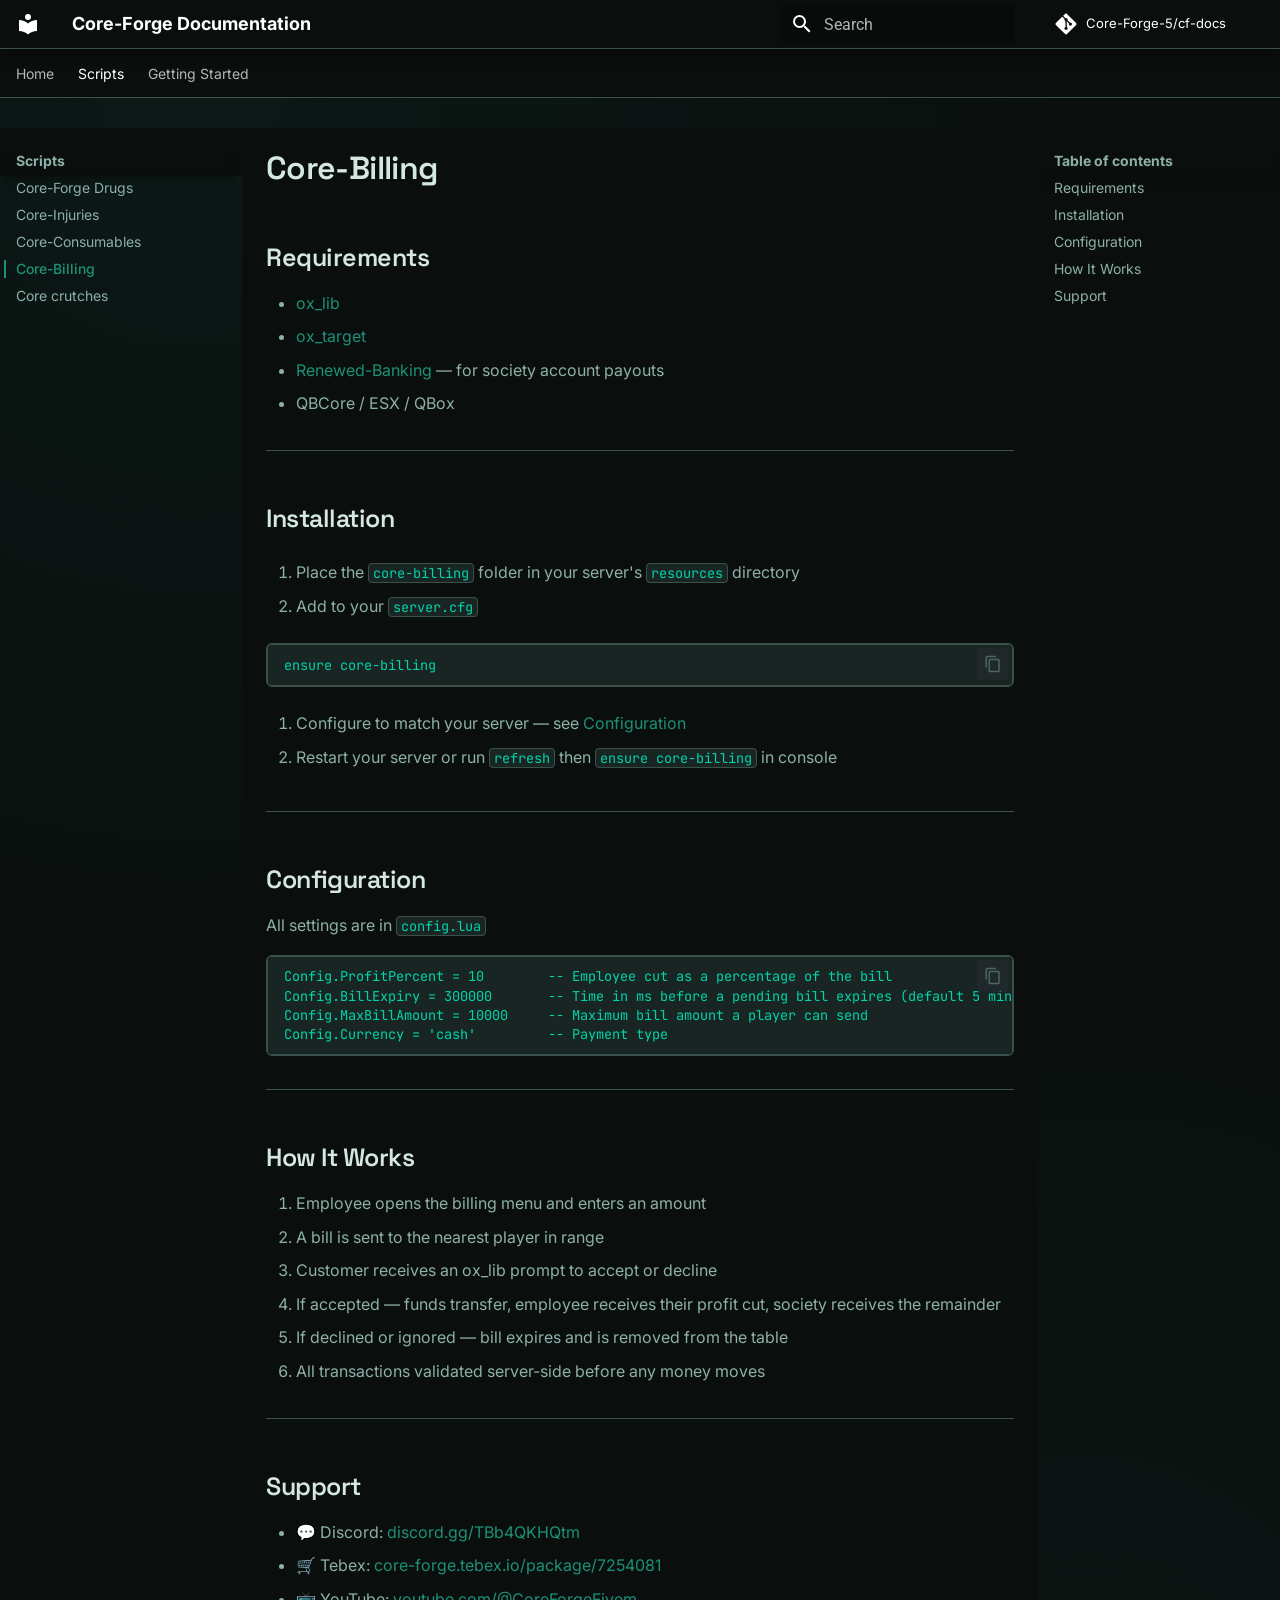
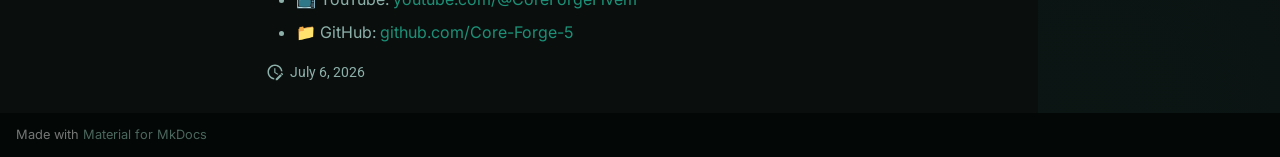
<file: site/core-billing/index.html>
<!doctype html>
<html lang="en" class="no-js">
  <head>
    
      <meta charset="utf-8">
      <meta name="viewport" content="width=device-width,initial-scale=1">
      
        <meta name="description" content="Premium FiveM Scripts for QBCore, QBox & ESX">
      
      
      
        <link rel="canonical" href="https://core-forge-5.github.io/cf-docs/core-billing/">
      
      
        <link rel="prev" href="../core-consumables/">
      
      
        <link rel="next" href="../core-crutches/">
      
      
        
      
      
      <link rel="icon" href="../assets/images/favicon.png">
      <meta name="generator" content="mkdocs-1.6.1, mkdocs-material-9.7.6">
    
    
      
        <title>Core-Billing - Core-Forge Documentation</title>
      
    
    
      <link rel="stylesheet" href="../assets/stylesheets/main.484c7ddc.min.css">
      
        
        <link rel="stylesheet" href="../assets/stylesheets/palette.ab4e12ef.min.css">
      
      


    
    
      
    
    
      
        
        
        <link rel="preconnect" href="https://fonts.gstatic.com" crossorigin>
        <link rel="stylesheet" href="https://fonts.googleapis.com/css?family=Roboto:300,300i,400,400i,700,700i%7CRoboto+Mono:400,400i,700,700i&display=fallback">
        <style>:root{--md-text-font:"Roboto";--md-code-font:"Roboto Mono"}</style>
      
    
    
      <link rel="stylesheet" href="../stylesheets/extra.css">
    
    <script>__md_scope=new URL("..",location),__md_hash=e=>[...e].reduce(((e,_)=>(e<<5)-e+_.charCodeAt(0)),0),__md_get=(e,_=localStorage,t=__md_scope)=>JSON.parse(_.getItem(t.pathname+"."+e)),__md_set=(e,_,t=localStorage,a=__md_scope)=>{try{t.setItem(a.pathname+"."+e,JSON.stringify(_))}catch(e){}}</script>
    
      

    
    
  </head>
  
  
    
    
      
    
    
    
    
    <body dir="ltr" data-md-color-scheme="slate" data-md-color-primary="custom" data-md-color-accent="custom">
  
    
    <input class="md-toggle" data-md-toggle="drawer" type="checkbox" id="__drawer" autocomplete="off">
    <input class="md-toggle" data-md-toggle="search" type="checkbox" id="__search" autocomplete="off">
    <label class="md-overlay" for="__drawer"></label>
    <div data-md-component="skip">
      
        
        <a href="#core-billing" class="md-skip">
          Skip to content
        </a>
      
    </div>
    <div data-md-component="announce">
      
    </div>
    
    
      

<header class="md-header" data-md-component="header">
  <nav class="md-header__inner md-grid" aria-label="Header">
    <a href=".." title="Core-Forge Documentation" class="md-header__button md-logo" aria-label="Core-Forge Documentation" data-md-component="logo">
      
  
  <svg xmlns="http://www.w3.org/2000/svg" viewBox="0 0 24 24"><path d="M12 8a3 3 0 0 0 3-3 3 3 0 0 0-3-3 3 3 0 0 0-3 3 3 3 0 0 0 3 3m0 3.54C9.64 9.35 6.5 8 3 8v11c3.5 0 6.64 1.35 9 3.54 2.36-2.19 5.5-3.54 9-3.54V8c-3.5 0-6.64 1.35-9 3.54"/></svg>

    </a>
    <label class="md-header__button md-icon" for="__drawer">
      
      <svg xmlns="http://www.w3.org/2000/svg" viewBox="0 0 24 24"><path d="M3 6h18v2H3zm0 5h18v2H3zm0 5h18v2H3z"/></svg>
    </label>
    <div class="md-header__title" data-md-component="header-title">
      <div class="md-header__ellipsis">
        <div class="md-header__topic">
          <span class="md-ellipsis">
            Core-Forge Documentation
          </span>
        </div>
        <div class="md-header__topic" data-md-component="header-topic">
          <span class="md-ellipsis">
            
              Core-Billing
            
          </span>
        </div>
      </div>
    </div>
    
      
        <form class="md-header__option" data-md-component="palette">
  
    
    
    
    <input class="md-option" data-md-color-media="" data-md-color-scheme="slate" data-md-color-primary="custom" data-md-color-accent="custom"  aria-hidden="true"  type="radio" name="__palette" id="__palette_0">
    
  
</form>
      
    
    
      <script>var palette=__md_get("__palette");if(palette&&palette.color){if("(prefers-color-scheme)"===palette.color.media){var media=matchMedia("(prefers-color-scheme: light)"),input=document.querySelector(media.matches?"[data-md-color-media='(prefers-color-scheme: light)']":"[data-md-color-media='(prefers-color-scheme: dark)']");palette.color.media=input.getAttribute("data-md-color-media"),palette.color.scheme=input.getAttribute("data-md-color-scheme"),palette.color.primary=input.getAttribute("data-md-color-primary"),palette.color.accent=input.getAttribute("data-md-color-accent")}for(var[key,value]of Object.entries(palette.color))document.body.setAttribute("data-md-color-"+key,value)}</script>
    
    
    
      
      
        <label class="md-header__button md-icon" for="__search">
          
          <svg xmlns="http://www.w3.org/2000/svg" viewBox="0 0 24 24"><path d="M9.5 3A6.5 6.5 0 0 1 16 9.5c0 1.61-.59 3.09-1.56 4.23l.27.27h.79l5 5-1.5 1.5-5-5v-.79l-.27-.27A6.52 6.52 0 0 1 9.5 16 6.5 6.5 0 0 1 3 9.5 6.5 6.5 0 0 1 9.5 3m0 2C7 5 5 7 5 9.5S7 14 9.5 14 14 12 14 9.5 12 5 9.5 5"/></svg>
        </label>
        <div class="md-search" data-md-component="search" role="dialog">
  <label class="md-search__overlay" for="__search"></label>
  <div class="md-search__inner" role="search">
    <form class="md-search__form" name="search">
      <input type="text" class="md-search__input" name="query" aria-label="Search" placeholder="Search" autocapitalize="off" autocorrect="off" autocomplete="off" spellcheck="false" data-md-component="search-query" required>
      <label class="md-search__icon md-icon" for="__search">
        
        <svg xmlns="http://www.w3.org/2000/svg" viewBox="0 0 24 24"><path d="M9.5 3A6.5 6.5 0 0 1 16 9.5c0 1.61-.59 3.09-1.56 4.23l.27.27h.79l5 5-1.5 1.5-5-5v-.79l-.27-.27A6.52 6.52 0 0 1 9.5 16 6.5 6.5 0 0 1 3 9.5 6.5 6.5 0 0 1 9.5 3m0 2C7 5 5 7 5 9.5S7 14 9.5 14 14 12 14 9.5 12 5 9.5 5"/></svg>
        
        <svg xmlns="http://www.w3.org/2000/svg" viewBox="0 0 24 24"><path d="M20 11v2H8l5.5 5.5-1.42 1.42L4.16 12l7.92-7.92L13.5 5.5 8 11z"/></svg>
      </label>
      <nav class="md-search__options" aria-label="Search">
        
        <button type="reset" class="md-search__icon md-icon" title="Clear" aria-label="Clear" tabindex="-1">
          
          <svg xmlns="http://www.w3.org/2000/svg" viewBox="0 0 24 24"><path d="M19 6.41 17.59 5 12 10.59 6.41 5 5 6.41 10.59 12 5 17.59 6.41 19 12 13.41 17.59 19 19 17.59 13.41 12z"/></svg>
        </button>
      </nav>
      
        <div class="md-search__suggest" data-md-component="search-suggest"></div>
      
    </form>
    <div class="md-search__output">
      <div class="md-search__scrollwrap" tabindex="0" data-md-scrollfix>
        <div class="md-search-result" data-md-component="search-result">
          <div class="md-search-result__meta">
            Initializing search
          </div>
          <ol class="md-search-result__list" role="presentation"></ol>
        </div>
      </div>
    </div>
  </div>
</div>
      
    
    
      <div class="md-header__source">
        <a href="https://github.com/Core-Forge-5/cf-docs" title="Go to repository" class="md-source" data-md-component="source">
  <div class="md-source__icon md-icon">
    
    <svg xmlns="http://www.w3.org/2000/svg" viewBox="0 0 448 512"><!--! Font Awesome Free 7.1.0 by @fontawesome - https://fontawesome.com License - https://fontawesome.com/license/free (Icons: CC BY 4.0, Fonts: SIL OFL 1.1, Code: MIT License) Copyright 2025 Fonticons, Inc.--><path d="M439.6 236.1 244 40.5c-5.4-5.5-12.8-8.5-20.4-8.5s-15 3-20.4 8.4L162.5 81l51.5 51.5c27.1-9.1 52.7 16.8 43.4 43.7l49.7 49.7c34.2-11.8 61.2 31 35.5 56.7-26.5 26.5-70.2-2.9-56-37.3L240.3 199v121.9c25.3 12.5 22.3 41.8 9.1 55-6.4 6.4-15.2 10.1-24.3 10.1s-17.8-3.6-24.3-10.1c-17.6-17.6-11.1-46.9 11.2-56v-123c-20.8-8.5-24.6-30.7-18.6-45L142.6 101 8.5 235.1C3 240.6 0 247.9 0 255.5s3 15 8.5 20.4l195.6 195.7c5.4 5.4 12.7 8.4 20.4 8.4s15-3 20.4-8.4l194.7-194.7c5.4-5.4 8.4-12.8 8.4-20.4s-3-15-8.4-20.4"/></svg>
  </div>
  <div class="md-source__repository">
    Core-Forge-5/cf-docs
  </div>
</a>
      </div>
    
  </nav>
  
</header>
    
    <div class="md-container" data-md-component="container">
      
      
        
          
            
<nav class="md-tabs" aria-label="Tabs" data-md-component="tabs">
  <div class="md-grid">
    <ul class="md-tabs__list">
      
        
  
  
  
  
    <li class="md-tabs__item">
      <a href=".." class="md-tabs__link">
        
  
  
    
  
  Home

      </a>
    </li>
  

      
        
  
  
  
    
  
  
    
    
      <li class="md-tabs__item md-tabs__item--active">
        <a href="../coreforge-drugs/" class="md-tabs__link">
          
  
  
    
  
  Scripts

        </a>
      </li>
    
  

      
        
  
  
  
  
    <li class="md-tabs__item">
      <a href="../getting-started/" class="md-tabs__link">
        
  
  
    
  
  Getting Started

      </a>
    </li>
  

      
    </ul>
  </div>
</nav>
          
        
      
      <main class="md-main" data-md-component="main">
        <div class="md-main__inner md-grid">
          
            
              
              <div class="md-sidebar md-sidebar--primary" data-md-component="sidebar" data-md-type="navigation" >
                <div class="md-sidebar__scrollwrap">
                  <div class="md-sidebar__inner">
                    


  


<nav class="md-nav md-nav--primary md-nav--lifted" aria-label="Navigation" data-md-level="0">
  <label class="md-nav__title" for="__drawer">
    <a href=".." title="Core-Forge Documentation" class="md-nav__button md-logo" aria-label="Core-Forge Documentation" data-md-component="logo">
      
  
  <svg xmlns="http://www.w3.org/2000/svg" viewBox="0 0 24 24"><path d="M12 8a3 3 0 0 0 3-3 3 3 0 0 0-3-3 3 3 0 0 0-3 3 3 3 0 0 0 3 3m0 3.54C9.64 9.35 6.5 8 3 8v11c3.5 0 6.64 1.35 9 3.54 2.36-2.19 5.5-3.54 9-3.54V8c-3.5 0-6.64 1.35-9 3.54"/></svg>

    </a>
    Core-Forge Documentation
  </label>
  
    <div class="md-nav__source">
      <a href="https://github.com/Core-Forge-5/cf-docs" title="Go to repository" class="md-source" data-md-component="source">
  <div class="md-source__icon md-icon">
    
    <svg xmlns="http://www.w3.org/2000/svg" viewBox="0 0 448 512"><!--! Font Awesome Free 7.1.0 by @fontawesome - https://fontawesome.com License - https://fontawesome.com/license/free (Icons: CC BY 4.0, Fonts: SIL OFL 1.1, Code: MIT License) Copyright 2025 Fonticons, Inc.--><path d="M439.6 236.1 244 40.5c-5.4-5.5-12.8-8.5-20.4-8.5s-15 3-20.4 8.4L162.5 81l51.5 51.5c27.1-9.1 52.7 16.8 43.4 43.7l49.7 49.7c34.2-11.8 61.2 31 35.5 56.7-26.5 26.5-70.2-2.9-56-37.3L240.3 199v121.9c25.3 12.5 22.3 41.8 9.1 55-6.4 6.4-15.2 10.1-24.3 10.1s-17.8-3.6-24.3-10.1c-17.6-17.6-11.1-46.9 11.2-56v-123c-20.8-8.5-24.6-30.7-18.6-45L142.6 101 8.5 235.1C3 240.6 0 247.9 0 255.5s3 15 8.5 20.4l195.6 195.7c5.4 5.4 12.7 8.4 20.4 8.4s15-3 20.4-8.4l194.7-194.7c5.4-5.4 8.4-12.8 8.4-20.4s-3-15-8.4-20.4"/></svg>
  </div>
  <div class="md-source__repository">
    Core-Forge-5/cf-docs
  </div>
</a>
    </div>
  
  <ul class="md-nav__list" data-md-scrollfix>
    
      
      
  
  
  
  
    <li class="md-nav__item">
      <a href=".." class="md-nav__link">
        
  
  
  <span class="md-ellipsis">
    
  
    Home
  

    
  </span>
  
  

      </a>
    </li>
  

    
      
      
  
  
    
  
  
  
    
    
      
        
      
        
      
        
      
        
      
        
      
    
    
    
      
        
        
      
      
        
      
    
    
    <li class="md-nav__item md-nav__item--active md-nav__item--section md-nav__item--nested">
      
        
        
        <input class="md-nav__toggle md-toggle " type="checkbox" id="__nav_2" checked>
        
          
          <label class="md-nav__link" for="__nav_2" id="__nav_2_label" tabindex="">
            
  
  
  <span class="md-ellipsis">
    
  
    Scripts
  

    
  </span>
  
  

            <span class="md-nav__icon md-icon"></span>
          </label>
        
        <nav class="md-nav" data-md-level="1" aria-labelledby="__nav_2_label" aria-expanded="true">
          <label class="md-nav__title" for="__nav_2">
            <span class="md-nav__icon md-icon"></span>
            
  
    Scripts
  

          </label>
          <ul class="md-nav__list" data-md-scrollfix>
            
              
                
  
  
  
  
    <li class="md-nav__item">
      <a href="../coreforge-drugs/" class="md-nav__link">
        
  
  
  <span class="md-ellipsis">
    
  
    Core-Forge Drugs
  

    
  </span>
  
  

      </a>
    </li>
  

              
            
              
                
  
  
  
  
    <li class="md-nav__item">
      <a href="../core-injuries/" class="md-nav__link">
        
  
  
  <span class="md-ellipsis">
    
  
    Core-Injuries
  

    
  </span>
  
  

      </a>
    </li>
  

              
            
              
                
  
  
  
  
    <li class="md-nav__item">
      <a href="../core-consumables/" class="md-nav__link">
        
  
  
  <span class="md-ellipsis">
    
  
    Core-Consumables
  

    
  </span>
  
  

      </a>
    </li>
  

              
            
              
                
  
  
    
  
  
  
    <li class="md-nav__item md-nav__item--active">
      
      <input class="md-nav__toggle md-toggle" type="checkbox" id="__toc">
      
      
        
      
      
        <label class="md-nav__link md-nav__link--active" for="__toc">
          
  
  
  <span class="md-ellipsis">
    
  
    Core-Billing
  

    
  </span>
  
  

          <span class="md-nav__icon md-icon"></span>
        </label>
      
      <a href="./" class="md-nav__link md-nav__link--active">
        
  
  
  <span class="md-ellipsis">
    
  
    Core-Billing
  

    
  </span>
  
  

      </a>
      
        

<nav class="md-nav md-nav--secondary" aria-label="Table of contents">
  
  
  
    
  
  
    <label class="md-nav__title" for="__toc">
      <span class="md-nav__icon md-icon"></span>
      Table of contents
    </label>
    <ul class="md-nav__list" data-md-component="toc" data-md-scrollfix>
      
        <li class="md-nav__item">
  <a href="#requirements" class="md-nav__link">
    <span class="md-ellipsis">
      
        Requirements
      
    </span>
  </a>
  
</li>
      
        <li class="md-nav__item">
  <a href="#installation" class="md-nav__link">
    <span class="md-ellipsis">
      
        Installation
      
    </span>
  </a>
  
</li>
      
        <li class="md-nav__item">
  <a href="#configuration" class="md-nav__link">
    <span class="md-ellipsis">
      
        Configuration
      
    </span>
  </a>
  
</li>
      
        <li class="md-nav__item">
  <a href="#how-it-works" class="md-nav__link">
    <span class="md-ellipsis">
      
        How It Works
      
    </span>
  </a>
  
</li>
      
        <li class="md-nav__item">
  <a href="#support" class="md-nav__link">
    <span class="md-ellipsis">
      
        Support
      
    </span>
  </a>
  
</li>
      
    </ul>
  
</nav>
      
    </li>
  

              
            
              
                
  
  
  
  
    <li class="md-nav__item">
      <a href="../core-crutches/" class="md-nav__link">
        
  
  
  <span class="md-ellipsis">
    
  
    Core crutches
  

    
  </span>
  
  

      </a>
    </li>
  

              
            
          </ul>
        </nav>
      
    </li>
  

    
      
      
  
  
  
  
    <li class="md-nav__item">
      <a href="../getting-started/" class="md-nav__link">
        
  
  
  <span class="md-ellipsis">
    
  
    Getting Started
  

    
  </span>
  
  

      </a>
    </li>
  

    
  </ul>
</nav>
                  </div>
                </div>
              </div>
            
            
              
              <div class="md-sidebar md-sidebar--secondary" data-md-component="sidebar" data-md-type="toc" >
                <div class="md-sidebar__scrollwrap">
                  <div class="md-sidebar__inner">
                    

<nav class="md-nav md-nav--secondary" aria-label="Table of contents">
  
  
  
    
  
  
    <label class="md-nav__title" for="__toc">
      <span class="md-nav__icon md-icon"></span>
      Table of contents
    </label>
    <ul class="md-nav__list" data-md-component="toc" data-md-scrollfix>
      
        <li class="md-nav__item">
  <a href="#requirements" class="md-nav__link">
    <span class="md-ellipsis">
      
        Requirements
      
    </span>
  </a>
  
</li>
      
        <li class="md-nav__item">
  <a href="#installation" class="md-nav__link">
    <span class="md-ellipsis">
      
        Installation
      
    </span>
  </a>
  
</li>
      
        <li class="md-nav__item">
  <a href="#configuration" class="md-nav__link">
    <span class="md-ellipsis">
      
        Configuration
      
    </span>
  </a>
  
</li>
      
        <li class="md-nav__item">
  <a href="#how-it-works" class="md-nav__link">
    <span class="md-ellipsis">
      
        How It Works
      
    </span>
  </a>
  
</li>
      
        <li class="md-nav__item">
  <a href="#support" class="md-nav__link">
    <span class="md-ellipsis">
      
        Support
      
    </span>
  </a>
  
</li>
      
    </ul>
  
</nav>
                  </div>
                </div>
              </div>
            
          
          
            <div class="md-content" data-md-component="content">
              
              <article class="md-content__inner md-typeset">
                
                  


  
  


<h1 id="core-billing">Core-Billing</h1>
<h2 id="requirements">Requirements</h2>
<ul>
<li><a href="https://github.com/overextended/ox_lib">ox_lib</a></li>
<li><a href="https://github.com/overextended/ox_target">ox_target</a></li>
<li><a href="https://github.com/Renewed-Scripts/Renewed-Banking">Renewed-Banking</a> — for society account payouts</li>
<li>QBCore / ESX / QBox</li>
</ul>
<hr />
<h2 id="installation">Installation</h2>
<ol>
<li>
<p>Place the <code>core-billing</code> folder in your server's <code>resources</code> directory</p>
</li>
<li>
<p>Add to your <code>server.cfg</code></p>
</li>
</ol>
<pre><code>ensure core-billing
</code></pre>
<ol>
<li>
<p>Configure to match your server — see <a href="#configuration">Configuration</a></p>
</li>
<li>
<p>Restart your server or run <code>refresh</code> then <code>ensure core-billing</code> in console</p>
</li>
</ol>
<hr />
<h2 id="configuration">Configuration</h2>
<p>All settings are in <code>config.lua</code></p>
<pre><code class="language-lua">Config.ProfitPercent = 10        -- Employee cut as a percentage of the bill
Config.BillExpiry = 300000       -- Time in ms before a pending bill expires (default 5 min)
Config.MaxBillAmount = 10000     -- Maximum bill amount a player can send
Config.Currency = 'cash'         -- Payment type
</code></pre>
<hr />
<h2 id="how-it-works">How It Works</h2>
<ol>
<li>Employee opens the billing menu and enters an amount</li>
<li>A bill is sent to the nearest player in range</li>
<li>Customer receives an ox_lib prompt to accept or decline</li>
<li>If accepted — funds transfer, employee receives their profit cut, society receives the remainder</li>
<li>If declined or ignored — bill expires and is removed from the table</li>
<li>All transactions validated server-side before any money moves</li>
</ol>
<hr />
<h2 id="support">Support</h2>
<ul>
<li>💬 Discord: <a href="https://discord.gg/TBb4QKHQtm">discord.gg/TBb4QKHQtm</a></li>
<li>🛒 Tebex: <a href="https://core-forge.tebex.io/package/7254081">core-forge.tebex.io/package/7254081</a></li>
<li>📺 YouTube: <a href="https://youtube.com/@CoreForgeFivem">youtube.com/@CoreForgeFivem</a></li>
<li>📁 GitHub: <a href="https://github.com/Core-Forge-5">github.com/Core-Forge-5</a></li>
</ul>







  
    
  
  


  <aside class="md-source-file">
    
      
  <span class="md-source-file__fact">
    <span class="md-icon" title="Last update">
      <svg xmlns="http://www.w3.org/2000/svg" viewBox="0 0 24 24"><path d="M21 13.1c-.1 0-.3.1-.4.2l-1 1 2.1 2.1 1-1c.2-.2.2-.6 0-.8l-1.3-1.3c-.1-.1-.2-.2-.4-.2m-1.9 1.8-6.1 6V23h2.1l6.1-6.1zM12.5 7v5.2l4 2.4-1 1L11 13V7zM11 21.9c-5.1-.5-9-4.8-9-9.9C2 6.5 6.5 2 12 2c5.3 0 9.6 4.1 10 9.3-.3-.1-.6-.2-1-.2s-.7.1-1 .2C19.6 7.2 16.2 4 12 4c-4.4 0-8 3.6-8 8 0 4.1 3.1 7.5 7.1 7.9l-.1.2z"/></svg>
    </span>
    <span class="git-revision-date-localized-plugin git-revision-date-localized-plugin-date" title="July 6, 2026 19:07:03 UTC">July 6, 2026</span>
  </span>

    
    
    
    
  </aside>





                
              </article>
            </div>
          
          
<script>var target=document.getElementById(location.hash.slice(1));target&&target.name&&(target.checked=target.name.startsWith("__tabbed_"))</script>
        </div>
        
          <button type="button" class="md-top md-icon" data-md-component="top" hidden>
  
  <svg xmlns="http://www.w3.org/2000/svg" viewBox="0 0 24 24"><path d="M13 20h-2V8l-5.5 5.5-1.42-1.42L12 4.16l7.92 7.92-1.42 1.42L13 8z"/></svg>
  Back to top
</button>
        
      </main>
      
        <footer class="md-footer">
  
  <div class="md-footer-meta md-typeset">
    <div class="md-footer-meta__inner md-grid">
      <div class="md-copyright">
  
  
    Made with
    <a href="https://squidfunk.github.io/mkdocs-material/" target="_blank" rel="noopener">
      Material for MkDocs
    </a>
  
</div>
      
    </div>
  </div>
</footer>
      
    </div>
    <div class="md-dialog" data-md-component="dialog">
      <div class="md-dialog__inner md-typeset"></div>
    </div>
    
    
    
      
      
      <script id="__config" type="application/json">{"annotate": null, "base": "..", "features": ["content.code.copy", "navigation.tabs", "navigation.sections", "navigation.indexes", "navigation.top", "search.suggest", "toc.follow"], "search": "../assets/javascripts/workers/search.2c215733.min.js", "tags": null, "translations": {"clipboard.copied": "Copied to clipboard", "clipboard.copy": "Copy to clipboard", "search.result.more.one": "1 more on this page", "search.result.more.other": "# more on this page", "search.result.none": "No matching documents", "search.result.one": "1 matching document", "search.result.other": "# matching documents", "search.result.placeholder": "Type to start searching", "search.result.term.missing": "Missing", "select.version": "Select version"}, "version": null}</script>
    
    
      <script src="../assets/javascripts/bundle.79ae519e.min.js"></script>
      
    
  </body>
</html>
</file>
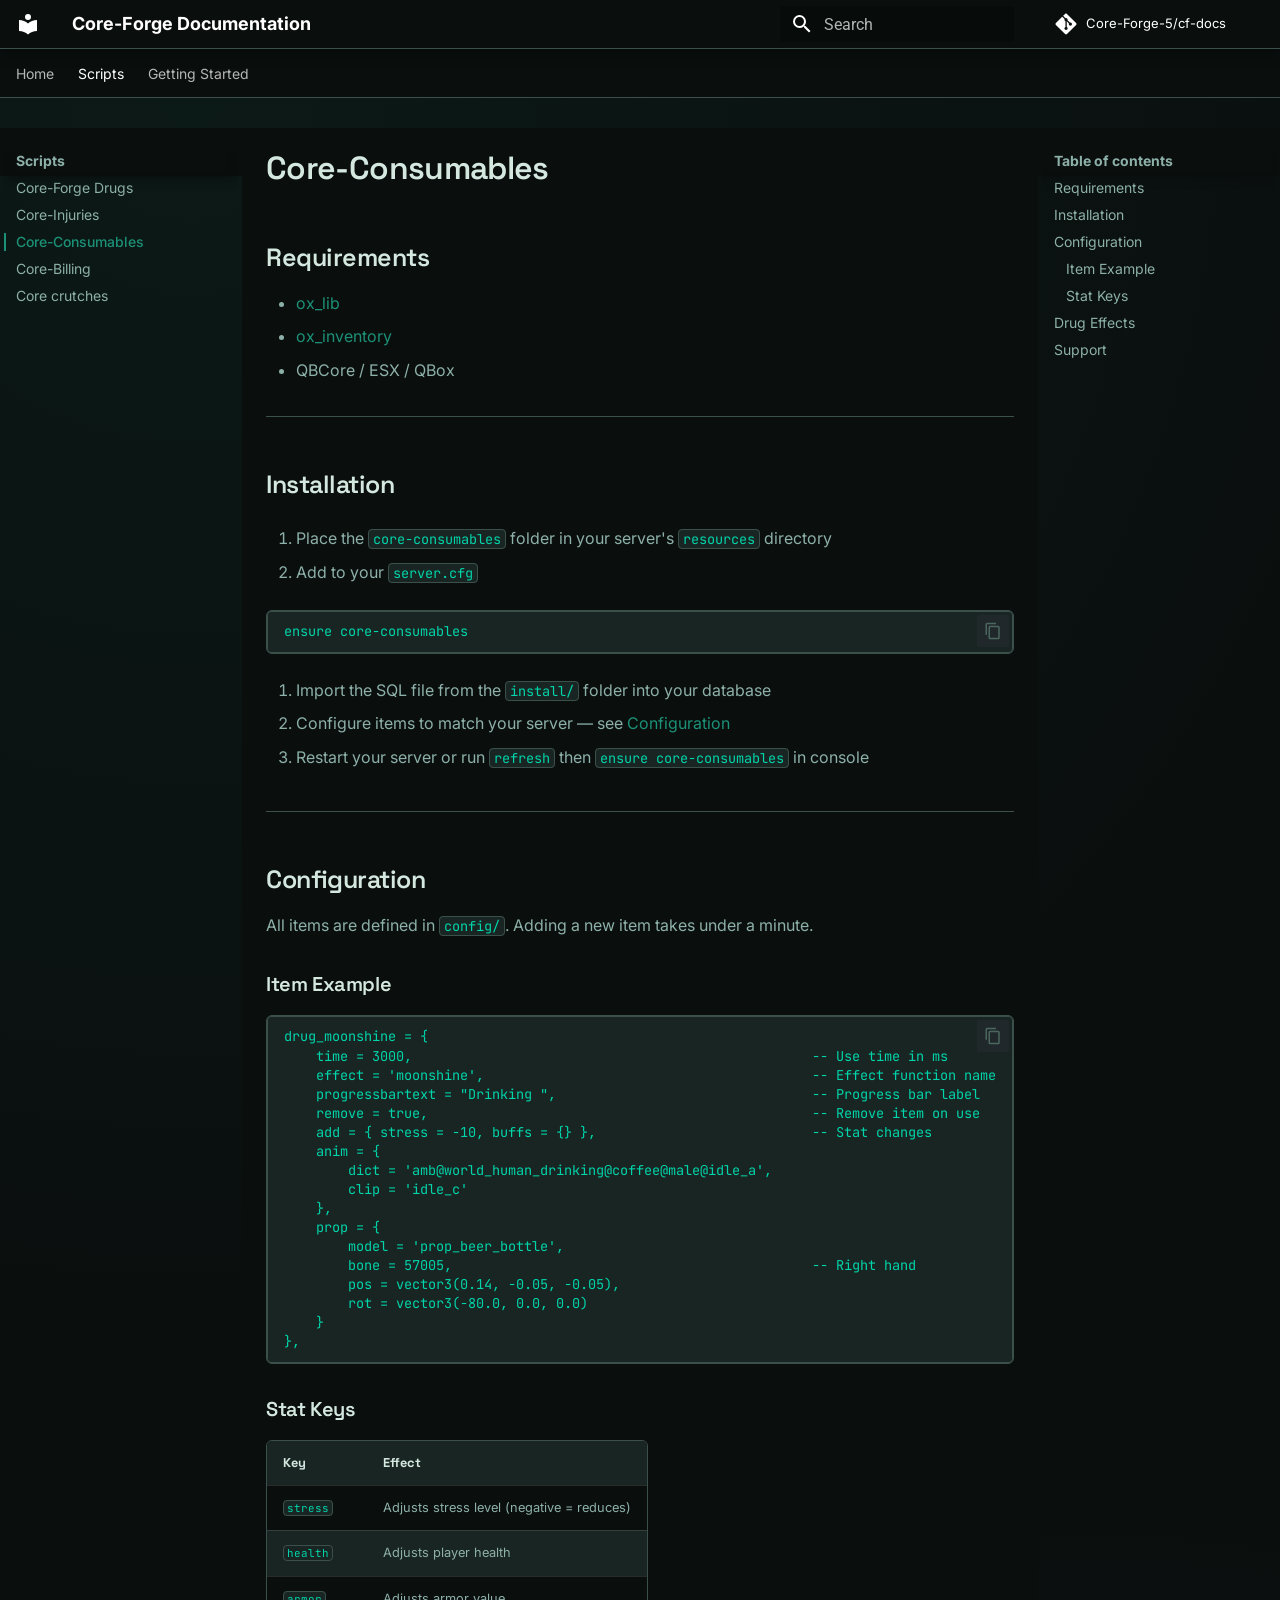
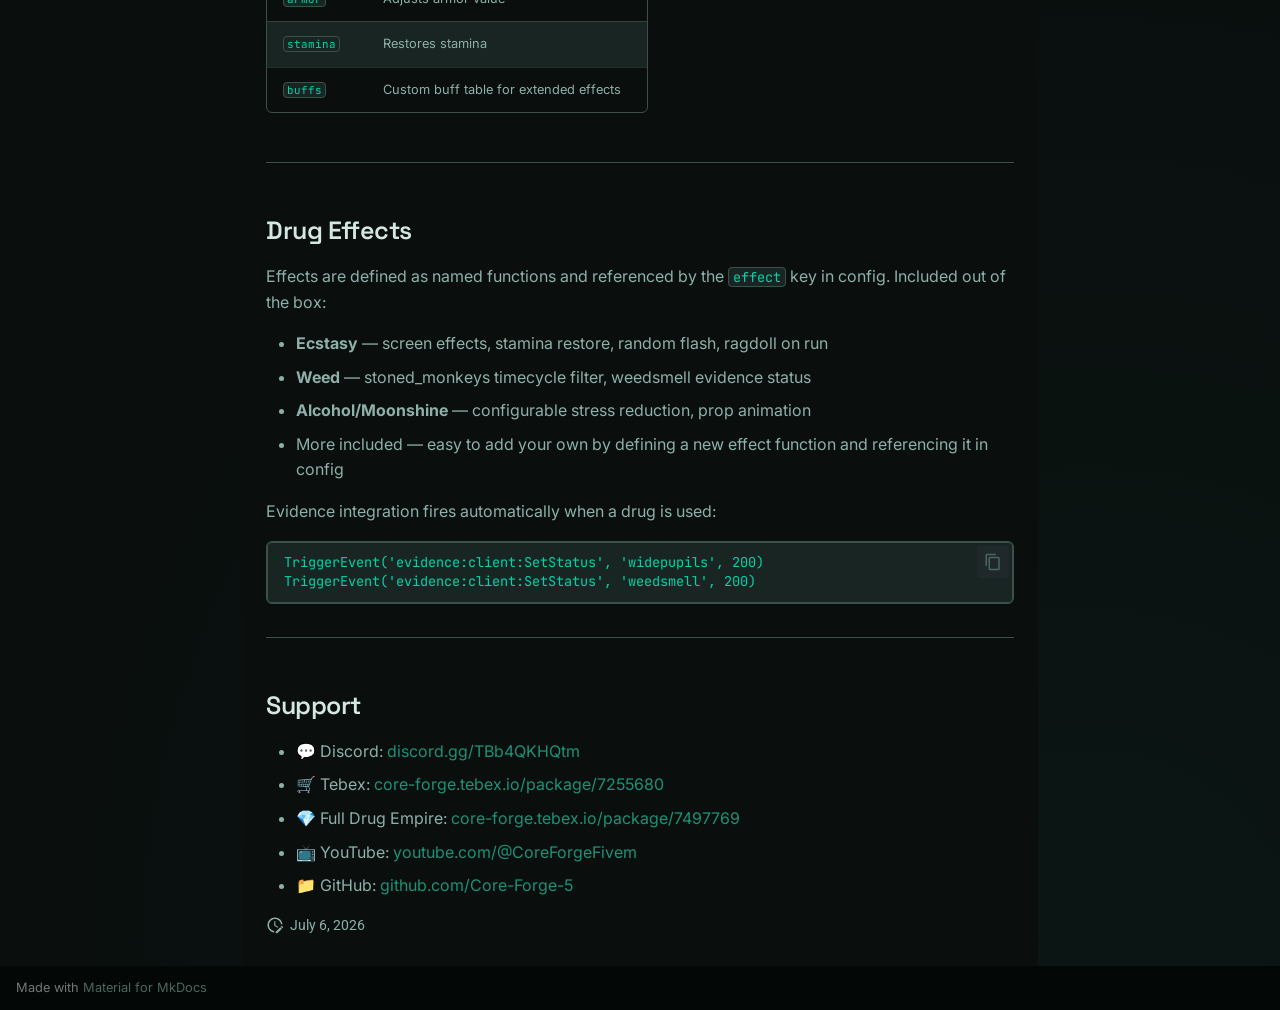
<file: site/core-consumables/index.html>
<!doctype html>
<html lang="en" class="no-js">
  <head>
    
      <meta charset="utf-8">
      <meta name="viewport" content="width=device-width,initial-scale=1">
      
        <meta name="description" content="Premium FiveM Scripts for QBCore, QBox & ESX">
      
      
      
        <link rel="canonical" href="https://core-forge-5.github.io/cf-docs/core-consumables/">
      
      
        <link rel="prev" href="../core-injuries/">
      
      
        <link rel="next" href="../core-billing/">
      
      
        
      
      
      <link rel="icon" href="../assets/images/favicon.png">
      <meta name="generator" content="mkdocs-1.6.1, mkdocs-material-9.7.6">
    
    
      
        <title>Core-Consumables - Core-Forge Documentation</title>
      
    
    
      <link rel="stylesheet" href="../assets/stylesheets/main.484c7ddc.min.css">
      
        
        <link rel="stylesheet" href="../assets/stylesheets/palette.ab4e12ef.min.css">
      
      


    
    
      
    
    
      
        
        
        <link rel="preconnect" href="https://fonts.gstatic.com" crossorigin>
        <link rel="stylesheet" href="https://fonts.googleapis.com/css?family=Roboto:300,300i,400,400i,700,700i%7CRoboto+Mono:400,400i,700,700i&display=fallback">
        <style>:root{--md-text-font:"Roboto";--md-code-font:"Roboto Mono"}</style>
      
    
    
      <link rel="stylesheet" href="../stylesheets/extra.css">
    
    <script>__md_scope=new URL("..",location),__md_hash=e=>[...e].reduce(((e,_)=>(e<<5)-e+_.charCodeAt(0)),0),__md_get=(e,_=localStorage,t=__md_scope)=>JSON.parse(_.getItem(t.pathname+"."+e)),__md_set=(e,_,t=localStorage,a=__md_scope)=>{try{t.setItem(a.pathname+"."+e,JSON.stringify(_))}catch(e){}}</script>
    
      

    
    
  </head>
  
  
    
    
      
    
    
    
    
    <body dir="ltr" data-md-color-scheme="slate" data-md-color-primary="custom" data-md-color-accent="custom">
  
    
    <input class="md-toggle" data-md-toggle="drawer" type="checkbox" id="__drawer" autocomplete="off">
    <input class="md-toggle" data-md-toggle="search" type="checkbox" id="__search" autocomplete="off">
    <label class="md-overlay" for="__drawer"></label>
    <div data-md-component="skip">
      
        
        <a href="#core-consumables" class="md-skip">
          Skip to content
        </a>
      
    </div>
    <div data-md-component="announce">
      
    </div>
    
    
      

<header class="md-header" data-md-component="header">
  <nav class="md-header__inner md-grid" aria-label="Header">
    <a href=".." title="Core-Forge Documentation" class="md-header__button md-logo" aria-label="Core-Forge Documentation" data-md-component="logo">
      
  
  <svg xmlns="http://www.w3.org/2000/svg" viewBox="0 0 24 24"><path d="M12 8a3 3 0 0 0 3-3 3 3 0 0 0-3-3 3 3 0 0 0-3 3 3 3 0 0 0 3 3m0 3.54C9.64 9.35 6.5 8 3 8v11c3.5 0 6.64 1.35 9 3.54 2.36-2.19 5.5-3.54 9-3.54V8c-3.5 0-6.64 1.35-9 3.54"/></svg>

    </a>
    <label class="md-header__button md-icon" for="__drawer">
      
      <svg xmlns="http://www.w3.org/2000/svg" viewBox="0 0 24 24"><path d="M3 6h18v2H3zm0 5h18v2H3zm0 5h18v2H3z"/></svg>
    </label>
    <div class="md-header__title" data-md-component="header-title">
      <div class="md-header__ellipsis">
        <div class="md-header__topic">
          <span class="md-ellipsis">
            Core-Forge Documentation
          </span>
        </div>
        <div class="md-header__topic" data-md-component="header-topic">
          <span class="md-ellipsis">
            
              Core-Consumables
            
          </span>
        </div>
      </div>
    </div>
    
      
        <form class="md-header__option" data-md-component="palette">
  
    
    
    
    <input class="md-option" data-md-color-media="" data-md-color-scheme="slate" data-md-color-primary="custom" data-md-color-accent="custom"  aria-hidden="true"  type="radio" name="__palette" id="__palette_0">
    
  
</form>
      
    
    
      <script>var palette=__md_get("__palette");if(palette&&palette.color){if("(prefers-color-scheme)"===palette.color.media){var media=matchMedia("(prefers-color-scheme: light)"),input=document.querySelector(media.matches?"[data-md-color-media='(prefers-color-scheme: light)']":"[data-md-color-media='(prefers-color-scheme: dark)']");palette.color.media=input.getAttribute("data-md-color-media"),palette.color.scheme=input.getAttribute("data-md-color-scheme"),palette.color.primary=input.getAttribute("data-md-color-primary"),palette.color.accent=input.getAttribute("data-md-color-accent")}for(var[key,value]of Object.entries(palette.color))document.body.setAttribute("data-md-color-"+key,value)}</script>
    
    
    
      
      
        <label class="md-header__button md-icon" for="__search">
          
          <svg xmlns="http://www.w3.org/2000/svg" viewBox="0 0 24 24"><path d="M9.5 3A6.5 6.5 0 0 1 16 9.5c0 1.61-.59 3.09-1.56 4.23l.27.27h.79l5 5-1.5 1.5-5-5v-.79l-.27-.27A6.52 6.52 0 0 1 9.5 16 6.5 6.5 0 0 1 3 9.5 6.5 6.5 0 0 1 9.5 3m0 2C7 5 5 7 5 9.5S7 14 9.5 14 14 12 14 9.5 12 5 9.5 5"/></svg>
        </label>
        <div class="md-search" data-md-component="search" role="dialog">
  <label class="md-search__overlay" for="__search"></label>
  <div class="md-search__inner" role="search">
    <form class="md-search__form" name="search">
      <input type="text" class="md-search__input" name="query" aria-label="Search" placeholder="Search" autocapitalize="off" autocorrect="off" autocomplete="off" spellcheck="false" data-md-component="search-query" required>
      <label class="md-search__icon md-icon" for="__search">
        
        <svg xmlns="http://www.w3.org/2000/svg" viewBox="0 0 24 24"><path d="M9.5 3A6.5 6.5 0 0 1 16 9.5c0 1.61-.59 3.09-1.56 4.23l.27.27h.79l5 5-1.5 1.5-5-5v-.79l-.27-.27A6.52 6.52 0 0 1 9.5 16 6.5 6.5 0 0 1 3 9.5 6.5 6.5 0 0 1 9.5 3m0 2C7 5 5 7 5 9.5S7 14 9.5 14 14 12 14 9.5 12 5 9.5 5"/></svg>
        
        <svg xmlns="http://www.w3.org/2000/svg" viewBox="0 0 24 24"><path d="M20 11v2H8l5.5 5.5-1.42 1.42L4.16 12l7.92-7.92L13.5 5.5 8 11z"/></svg>
      </label>
      <nav class="md-search__options" aria-label="Search">
        
        <button type="reset" class="md-search__icon md-icon" title="Clear" aria-label="Clear" tabindex="-1">
          
          <svg xmlns="http://www.w3.org/2000/svg" viewBox="0 0 24 24"><path d="M19 6.41 17.59 5 12 10.59 6.41 5 5 6.41 10.59 12 5 17.59 6.41 19 12 13.41 17.59 19 19 17.59 13.41 12z"/></svg>
        </button>
      </nav>
      
        <div class="md-search__suggest" data-md-component="search-suggest"></div>
      
    </form>
    <div class="md-search__output">
      <div class="md-search__scrollwrap" tabindex="0" data-md-scrollfix>
        <div class="md-search-result" data-md-component="search-result">
          <div class="md-search-result__meta">
            Initializing search
          </div>
          <ol class="md-search-result__list" role="presentation"></ol>
        </div>
      </div>
    </div>
  </div>
</div>
      
    
    
      <div class="md-header__source">
        <a href="https://github.com/Core-Forge-5/cf-docs" title="Go to repository" class="md-source" data-md-component="source">
  <div class="md-source__icon md-icon">
    
    <svg xmlns="http://www.w3.org/2000/svg" viewBox="0 0 448 512"><!--! Font Awesome Free 7.1.0 by @fontawesome - https://fontawesome.com License - https://fontawesome.com/license/free (Icons: CC BY 4.0, Fonts: SIL OFL 1.1, Code: MIT License) Copyright 2025 Fonticons, Inc.--><path d="M439.6 236.1 244 40.5c-5.4-5.5-12.8-8.5-20.4-8.5s-15 3-20.4 8.4L162.5 81l51.5 51.5c27.1-9.1 52.7 16.8 43.4 43.7l49.7 49.7c34.2-11.8 61.2 31 35.5 56.7-26.5 26.5-70.2-2.9-56-37.3L240.3 199v121.9c25.3 12.5 22.3 41.8 9.1 55-6.4 6.4-15.2 10.1-24.3 10.1s-17.8-3.6-24.3-10.1c-17.6-17.6-11.1-46.9 11.2-56v-123c-20.8-8.5-24.6-30.7-18.6-45L142.6 101 8.5 235.1C3 240.6 0 247.9 0 255.5s3 15 8.5 20.4l195.6 195.7c5.4 5.4 12.7 8.4 20.4 8.4s15-3 20.4-8.4l194.7-194.7c5.4-5.4 8.4-12.8 8.4-20.4s-3-15-8.4-20.4"/></svg>
  </div>
  <div class="md-source__repository">
    Core-Forge-5/cf-docs
  </div>
</a>
      </div>
    
  </nav>
  
</header>
    
    <div class="md-container" data-md-component="container">
      
      
        
          
            
<nav class="md-tabs" aria-label="Tabs" data-md-component="tabs">
  <div class="md-grid">
    <ul class="md-tabs__list">
      
        
  
  
  
  
    <li class="md-tabs__item">
      <a href=".." class="md-tabs__link">
        
  
  
    
  
  Home

      </a>
    </li>
  

      
        
  
  
  
    
  
  
    
    
      <li class="md-tabs__item md-tabs__item--active">
        <a href="../coreforge-drugs/" class="md-tabs__link">
          
  
  
    
  
  Scripts

        </a>
      </li>
    
  

      
        
  
  
  
  
    <li class="md-tabs__item">
      <a href="../getting-started/" class="md-tabs__link">
        
  
  
    
  
  Getting Started

      </a>
    </li>
  

      
    </ul>
  </div>
</nav>
          
        
      
      <main class="md-main" data-md-component="main">
        <div class="md-main__inner md-grid">
          
            
              
              <div class="md-sidebar md-sidebar--primary" data-md-component="sidebar" data-md-type="navigation" >
                <div class="md-sidebar__scrollwrap">
                  <div class="md-sidebar__inner">
                    


  


<nav class="md-nav md-nav--primary md-nav--lifted" aria-label="Navigation" data-md-level="0">
  <label class="md-nav__title" for="__drawer">
    <a href=".." title="Core-Forge Documentation" class="md-nav__button md-logo" aria-label="Core-Forge Documentation" data-md-component="logo">
      
  
  <svg xmlns="http://www.w3.org/2000/svg" viewBox="0 0 24 24"><path d="M12 8a3 3 0 0 0 3-3 3 3 0 0 0-3-3 3 3 0 0 0-3 3 3 3 0 0 0 3 3m0 3.54C9.64 9.35 6.5 8 3 8v11c3.5 0 6.64 1.35 9 3.54 2.36-2.19 5.5-3.54 9-3.54V8c-3.5 0-6.64 1.35-9 3.54"/></svg>

    </a>
    Core-Forge Documentation
  </label>
  
    <div class="md-nav__source">
      <a href="https://github.com/Core-Forge-5/cf-docs" title="Go to repository" class="md-source" data-md-component="source">
  <div class="md-source__icon md-icon">
    
    <svg xmlns="http://www.w3.org/2000/svg" viewBox="0 0 448 512"><!--! Font Awesome Free 7.1.0 by @fontawesome - https://fontawesome.com License - https://fontawesome.com/license/free (Icons: CC BY 4.0, Fonts: SIL OFL 1.1, Code: MIT License) Copyright 2025 Fonticons, Inc.--><path d="M439.6 236.1 244 40.5c-5.4-5.5-12.8-8.5-20.4-8.5s-15 3-20.4 8.4L162.5 81l51.5 51.5c27.1-9.1 52.7 16.8 43.4 43.7l49.7 49.7c34.2-11.8 61.2 31 35.5 56.7-26.5 26.5-70.2-2.9-56-37.3L240.3 199v121.9c25.3 12.5 22.3 41.8 9.1 55-6.4 6.4-15.2 10.1-24.3 10.1s-17.8-3.6-24.3-10.1c-17.6-17.6-11.1-46.9 11.2-56v-123c-20.8-8.5-24.6-30.7-18.6-45L142.6 101 8.5 235.1C3 240.6 0 247.9 0 255.5s3 15 8.5 20.4l195.6 195.7c5.4 5.4 12.7 8.4 20.4 8.4s15-3 20.4-8.4l194.7-194.7c5.4-5.4 8.4-12.8 8.4-20.4s-3-15-8.4-20.4"/></svg>
  </div>
  <div class="md-source__repository">
    Core-Forge-5/cf-docs
  </div>
</a>
    </div>
  
  <ul class="md-nav__list" data-md-scrollfix>
    
      
      
  
  
  
  
    <li class="md-nav__item">
      <a href=".." class="md-nav__link">
        
  
  
  <span class="md-ellipsis">
    
  
    Home
  

    
  </span>
  
  

      </a>
    </li>
  

    
      
      
  
  
    
  
  
  
    
    
      
        
      
        
      
        
      
        
      
        
      
    
    
    
      
        
        
      
      
        
      
    
    
    <li class="md-nav__item md-nav__item--active md-nav__item--section md-nav__item--nested">
      
        
        
        <input class="md-nav__toggle md-toggle " type="checkbox" id="__nav_2" checked>
        
          
          <label class="md-nav__link" for="__nav_2" id="__nav_2_label" tabindex="">
            
  
  
  <span class="md-ellipsis">
    
  
    Scripts
  

    
  </span>
  
  

            <span class="md-nav__icon md-icon"></span>
          </label>
        
        <nav class="md-nav" data-md-level="1" aria-labelledby="__nav_2_label" aria-expanded="true">
          <label class="md-nav__title" for="__nav_2">
            <span class="md-nav__icon md-icon"></span>
            
  
    Scripts
  

          </label>
          <ul class="md-nav__list" data-md-scrollfix>
            
              
                
  
  
  
  
    <li class="md-nav__item">
      <a href="../coreforge-drugs/" class="md-nav__link">
        
  
  
  <span class="md-ellipsis">
    
  
    Core-Forge Drugs
  

    
  </span>
  
  

      </a>
    </li>
  

              
            
              
                
  
  
  
  
    <li class="md-nav__item">
      <a href="../core-injuries/" class="md-nav__link">
        
  
  
  <span class="md-ellipsis">
    
  
    Core-Injuries
  

    
  </span>
  
  

      </a>
    </li>
  

              
            
              
                
  
  
    
  
  
  
    <li class="md-nav__item md-nav__item--active">
      
      <input class="md-nav__toggle md-toggle" type="checkbox" id="__toc">
      
      
        
      
      
        <label class="md-nav__link md-nav__link--active" for="__toc">
          
  
  
  <span class="md-ellipsis">
    
  
    Core-Consumables
  

    
  </span>
  
  

          <span class="md-nav__icon md-icon"></span>
        </label>
      
      <a href="./" class="md-nav__link md-nav__link--active">
        
  
  
  <span class="md-ellipsis">
    
  
    Core-Consumables
  

    
  </span>
  
  

      </a>
      
        

<nav class="md-nav md-nav--secondary" aria-label="Table of contents">
  
  
  
    
  
  
    <label class="md-nav__title" for="__toc">
      <span class="md-nav__icon md-icon"></span>
      Table of contents
    </label>
    <ul class="md-nav__list" data-md-component="toc" data-md-scrollfix>
      
        <li class="md-nav__item">
  <a href="#requirements" class="md-nav__link">
    <span class="md-ellipsis">
      
        Requirements
      
    </span>
  </a>
  
</li>
      
        <li class="md-nav__item">
  <a href="#installation" class="md-nav__link">
    <span class="md-ellipsis">
      
        Installation
      
    </span>
  </a>
  
</li>
      
        <li class="md-nav__item">
  <a href="#configuration" class="md-nav__link">
    <span class="md-ellipsis">
      
        Configuration
      
    </span>
  </a>
  
    <nav class="md-nav" aria-label="Configuration">
      <ul class="md-nav__list">
        
          <li class="md-nav__item">
  <a href="#item-example" class="md-nav__link">
    <span class="md-ellipsis">
      
        Item Example
      
    </span>
  </a>
  
</li>
        
          <li class="md-nav__item">
  <a href="#stat-keys" class="md-nav__link">
    <span class="md-ellipsis">
      
        Stat Keys
      
    </span>
  </a>
  
</li>
        
      </ul>
    </nav>
  
</li>
      
        <li class="md-nav__item">
  <a href="#drug-effects" class="md-nav__link">
    <span class="md-ellipsis">
      
        Drug Effects
      
    </span>
  </a>
  
</li>
      
        <li class="md-nav__item">
  <a href="#support" class="md-nav__link">
    <span class="md-ellipsis">
      
        Support
      
    </span>
  </a>
  
</li>
      
    </ul>
  
</nav>
      
    </li>
  

              
            
              
                
  
  
  
  
    <li class="md-nav__item">
      <a href="../core-billing/" class="md-nav__link">
        
  
  
  <span class="md-ellipsis">
    
  
    Core-Billing
  

    
  </span>
  
  

      </a>
    </li>
  

              
            
              
                
  
  
  
  
    <li class="md-nav__item">
      <a href="../core-crutches/" class="md-nav__link">
        
  
  
  <span class="md-ellipsis">
    
  
    Core crutches
  

    
  </span>
  
  

      </a>
    </li>
  

              
            
          </ul>
        </nav>
      
    </li>
  

    
      
      
  
  
  
  
    <li class="md-nav__item">
      <a href="../getting-started/" class="md-nav__link">
        
  
  
  <span class="md-ellipsis">
    
  
    Getting Started
  

    
  </span>
  
  

      </a>
    </li>
  

    
  </ul>
</nav>
                  </div>
                </div>
              </div>
            
            
              
              <div class="md-sidebar md-sidebar--secondary" data-md-component="sidebar" data-md-type="toc" >
                <div class="md-sidebar__scrollwrap">
                  <div class="md-sidebar__inner">
                    

<nav class="md-nav md-nav--secondary" aria-label="Table of contents">
  
  
  
    
  
  
    <label class="md-nav__title" for="__toc">
      <span class="md-nav__icon md-icon"></span>
      Table of contents
    </label>
    <ul class="md-nav__list" data-md-component="toc" data-md-scrollfix>
      
        <li class="md-nav__item">
  <a href="#requirements" class="md-nav__link">
    <span class="md-ellipsis">
      
        Requirements
      
    </span>
  </a>
  
</li>
      
        <li class="md-nav__item">
  <a href="#installation" class="md-nav__link">
    <span class="md-ellipsis">
      
        Installation
      
    </span>
  </a>
  
</li>
      
        <li class="md-nav__item">
  <a href="#configuration" class="md-nav__link">
    <span class="md-ellipsis">
      
        Configuration
      
    </span>
  </a>
  
    <nav class="md-nav" aria-label="Configuration">
      <ul class="md-nav__list">
        
          <li class="md-nav__item">
  <a href="#item-example" class="md-nav__link">
    <span class="md-ellipsis">
      
        Item Example
      
    </span>
  </a>
  
</li>
        
          <li class="md-nav__item">
  <a href="#stat-keys" class="md-nav__link">
    <span class="md-ellipsis">
      
        Stat Keys
      
    </span>
  </a>
  
</li>
        
      </ul>
    </nav>
  
</li>
      
        <li class="md-nav__item">
  <a href="#drug-effects" class="md-nav__link">
    <span class="md-ellipsis">
      
        Drug Effects
      
    </span>
  </a>
  
</li>
      
        <li class="md-nav__item">
  <a href="#support" class="md-nav__link">
    <span class="md-ellipsis">
      
        Support
      
    </span>
  </a>
  
</li>
      
    </ul>
  
</nav>
                  </div>
                </div>
              </div>
            
          
          
            <div class="md-content" data-md-component="content">
              
              <article class="md-content__inner md-typeset">
                
                  


  
  


<h1 id="core-consumables">Core-Consumables</h1>
<h2 id="requirements">Requirements</h2>
<ul>
<li><a href="https://github.com/overextended/ox_lib">ox_lib</a></li>
<li><a href="https://github.com/overextended/ox_inventory">ox_inventory</a></li>
<li>QBCore / ESX / QBox</li>
</ul>
<hr />
<h2 id="installation">Installation</h2>
<ol>
<li>
<p>Place the <code>core-consumables</code> folder in your server's <code>resources</code> directory</p>
</li>
<li>
<p>Add to your <code>server.cfg</code></p>
</li>
</ol>
<pre><code>ensure core-consumables
</code></pre>
<ol>
<li>
<p>Import the SQL file from the <code>install/</code> folder into your database</p>
</li>
<li>
<p>Configure items to match your server — see <a href="#configuration">Configuration</a></p>
</li>
<li>
<p>Restart your server or run <code>refresh</code> then <code>ensure core-consumables</code> in console</p>
</li>
</ol>
<hr />
<h2 id="configuration">Configuration</h2>
<p>All items are defined in <code>config/</code>. Adding a new item takes under a minute.</p>
<h3 id="item-example">Item Example</h3>
<pre><code class="language-lua">drug_moonshine = {
    time = 3000,                                                  -- Use time in ms
    effect = 'moonshine',                                         -- Effect function name
    progressbartext = &quot;Drinking &quot;,                                -- Progress bar label
    remove = true,                                                -- Remove item on use
    add = { stress = -10, buffs = {} },                           -- Stat changes
    anim = {
        dict = 'amb@world_human_drinking@coffee@male@idle_a',
        clip = 'idle_c'
    },
    prop = {
        model = 'prop_beer_bottle',
        bone = 57005,                                             -- Right hand
        pos = vector3(0.14, -0.05, -0.05),
        rot = vector3(-80.0, 0.0, 0.0)
    }
},
</code></pre>
<h3 id="stat-keys">Stat Keys</h3>
<table>
<thead>
<tr>
<th>Key</th>
<th>Effect</th>
</tr>
</thead>
<tbody>
<tr>
<td><code>stress</code></td>
<td>Adjusts stress level (negative = reduces)</td>
</tr>
<tr>
<td><code>health</code></td>
<td>Adjusts player health</td>
</tr>
<tr>
<td><code>armor</code></td>
<td>Adjusts armor value</td>
</tr>
<tr>
<td><code>stamina</code></td>
<td>Restores stamina</td>
</tr>
<tr>
<td><code>buffs</code></td>
<td>Custom buff table for extended effects</td>
</tr>
</tbody>
</table>
<hr />
<h2 id="drug-effects">Drug Effects</h2>
<p>Effects are defined as named functions and referenced by the <code>effect</code> key in config.
Included out of the box:</p>
<ul>
<li><strong>Ecstasy</strong> — screen effects, stamina restore, random flash, ragdoll on run</li>
<li><strong>Weed</strong> — stoned_monkeys timecycle filter, weedsmell evidence status</li>
<li><strong>Alcohol/Moonshine</strong> — configurable stress reduction, prop animation</li>
<li>More included — easy to add your own by defining a new effect function and referencing it in config</li>
</ul>
<p>Evidence integration fires automatically when a drug is used:</p>
<pre><code class="language-lua">TriggerEvent('evidence:client:SetStatus', 'widepupils', 200)
TriggerEvent('evidence:client:SetStatus', 'weedsmell', 200)
</code></pre>
<hr />
<h2 id="support">Support</h2>
<ul>
<li>💬 Discord: <a href="https://discord.gg/TBb4QKHQtm">discord.gg/TBb4QKHQtm</a></li>
<li>🛒 Tebex: <a href="https://core-forge.tebex.io/package/7255680">core-forge.tebex.io/package/7255680</a></li>
<li>💎 Full Drug Empire: <a href="https://core-forge.tebex.io/package/7497769">core-forge.tebex.io/package/7497769</a></li>
<li>📺 YouTube: <a href="https://youtube.com/@CoreForgeFivem">youtube.com/@CoreForgeFivem</a></li>
<li>📁 GitHub: <a href="https://github.com/Core-Forge-5">github.com/Core-Forge-5</a></li>
</ul>







  
    
  
  


  <aside class="md-source-file">
    
      
  <span class="md-source-file__fact">
    <span class="md-icon" title="Last update">
      <svg xmlns="http://www.w3.org/2000/svg" viewBox="0 0 24 24"><path d="M21 13.1c-.1 0-.3.1-.4.2l-1 1 2.1 2.1 1-1c.2-.2.2-.6 0-.8l-1.3-1.3c-.1-.1-.2-.2-.4-.2m-1.9 1.8-6.1 6V23h2.1l6.1-6.1zM12.5 7v5.2l4 2.4-1 1L11 13V7zM11 21.9c-5.1-.5-9-4.8-9-9.9C2 6.5 6.5 2 12 2c5.3 0 9.6 4.1 10 9.3-.3-.1-.6-.2-1-.2s-.7.1-1 .2C19.6 7.2 16.2 4 12 4c-4.4 0-8 3.6-8 8 0 4.1 3.1 7.5 7.1 7.9l-.1.2z"/></svg>
    </span>
    <span class="git-revision-date-localized-plugin git-revision-date-localized-plugin-date" title="July 6, 2026 19:07:03 UTC">July 6, 2026</span>
  </span>

    
    
    
    
  </aside>





                
              </article>
            </div>
          
          
<script>var target=document.getElementById(location.hash.slice(1));target&&target.name&&(target.checked=target.name.startsWith("__tabbed_"))</script>
        </div>
        
          <button type="button" class="md-top md-icon" data-md-component="top" hidden>
  
  <svg xmlns="http://www.w3.org/2000/svg" viewBox="0 0 24 24"><path d="M13 20h-2V8l-5.5 5.5-1.42-1.42L12 4.16l7.92 7.92-1.42 1.42L13 8z"/></svg>
  Back to top
</button>
        
      </main>
      
        <footer class="md-footer">
  
  <div class="md-footer-meta md-typeset">
    <div class="md-footer-meta__inner md-grid">
      <div class="md-copyright">
  
  
    Made with
    <a href="https://squidfunk.github.io/mkdocs-material/" target="_blank" rel="noopener">
      Material for MkDocs
    </a>
  
</div>
      
    </div>
  </div>
</footer>
      
    </div>
    <div class="md-dialog" data-md-component="dialog">
      <div class="md-dialog__inner md-typeset"></div>
    </div>
    
    
    
      
      
      <script id="__config" type="application/json">{"annotate": null, "base": "..", "features": ["content.code.copy", "navigation.tabs", "navigation.sections", "navigation.indexes", "navigation.top", "search.suggest", "toc.follow"], "search": "../assets/javascripts/workers/search.2c215733.min.js", "tags": null, "translations": {"clipboard.copied": "Copied to clipboard", "clipboard.copy": "Copy to clipboard", "search.result.more.one": "1 more on this page", "search.result.more.other": "# more on this page", "search.result.none": "No matching documents", "search.result.one": "1 matching document", "search.result.other": "# matching documents", "search.result.placeholder": "Type to start searching", "search.result.term.missing": "Missing", "select.version": "Select version"}, "version": null}</script>
    
    
      <script src="../assets/javascripts/bundle.79ae519e.min.js"></script>
      
    
  </body>
</html>
</file>
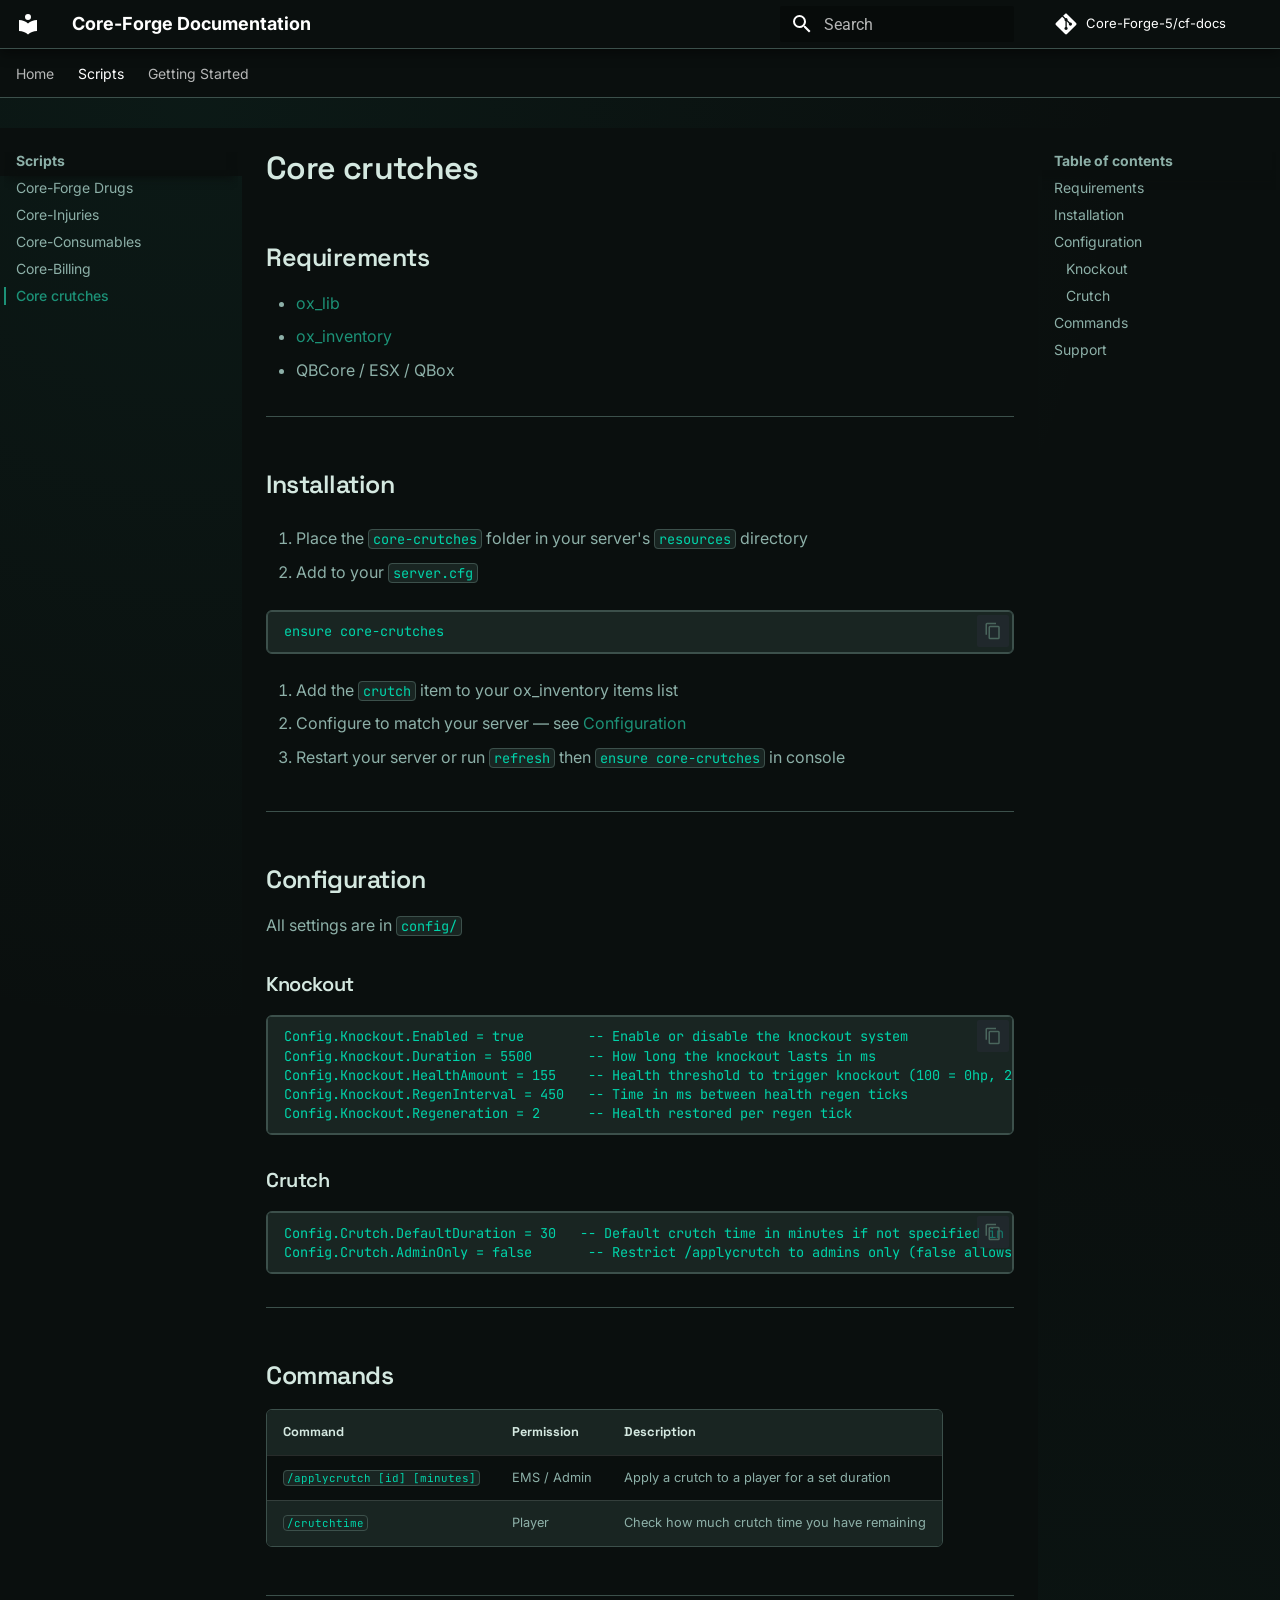
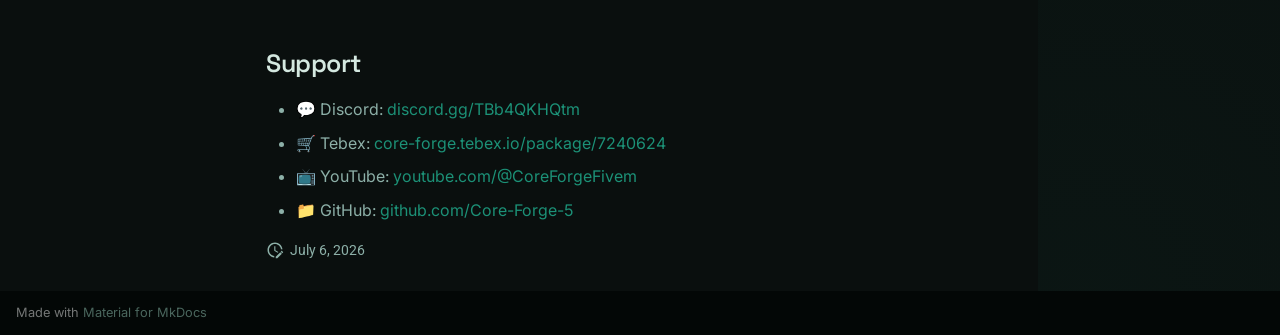
<file: site/core-crutches/index.html>
<!doctype html>
<html lang="en" class="no-js">
  <head>
    
      <meta charset="utf-8">
      <meta name="viewport" content="width=device-width,initial-scale=1">
      
        <meta name="description" content="Premium FiveM Scripts for QBCore, QBox & ESX">
      
      
      
        <link rel="canonical" href="https://core-forge-5.github.io/cf-docs/core-crutches/">
      
      
        <link rel="prev" href="../core-billing/">
      
      
        <link rel="next" href="../getting-started/">
      
      
        
      
      
      <link rel="icon" href="../assets/images/favicon.png">
      <meta name="generator" content="mkdocs-1.6.1, mkdocs-material-9.7.6">
    
    
      
        <title>Core crutches - Core-Forge Documentation</title>
      
    
    
      <link rel="stylesheet" href="../assets/stylesheets/main.484c7ddc.min.css">
      
        
        <link rel="stylesheet" href="../assets/stylesheets/palette.ab4e12ef.min.css">
      
      


    
    
      
    
    
      
        
        
        <link rel="preconnect" href="https://fonts.gstatic.com" crossorigin>
        <link rel="stylesheet" href="https://fonts.googleapis.com/css?family=Roboto:300,300i,400,400i,700,700i%7CRoboto+Mono:400,400i,700,700i&display=fallback">
        <style>:root{--md-text-font:"Roboto";--md-code-font:"Roboto Mono"}</style>
      
    
    
      <link rel="stylesheet" href="../stylesheets/extra.css">
    
    <script>__md_scope=new URL("..",location),__md_hash=e=>[...e].reduce(((e,_)=>(e<<5)-e+_.charCodeAt(0)),0),__md_get=(e,_=localStorage,t=__md_scope)=>JSON.parse(_.getItem(t.pathname+"."+e)),__md_set=(e,_,t=localStorage,a=__md_scope)=>{try{t.setItem(a.pathname+"."+e,JSON.stringify(_))}catch(e){}}</script>
    
      

    
    
  </head>
  
  
    
    
      
    
    
    
    
    <body dir="ltr" data-md-color-scheme="slate" data-md-color-primary="custom" data-md-color-accent="custom">
  
    
    <input class="md-toggle" data-md-toggle="drawer" type="checkbox" id="__drawer" autocomplete="off">
    <input class="md-toggle" data-md-toggle="search" type="checkbox" id="__search" autocomplete="off">
    <label class="md-overlay" for="__drawer"></label>
    <div data-md-component="skip">
      
        
        <a href="#requirements" class="md-skip">
          Skip to content
        </a>
      
    </div>
    <div data-md-component="announce">
      
    </div>
    
    
      

<header class="md-header" data-md-component="header">
  <nav class="md-header__inner md-grid" aria-label="Header">
    <a href=".." title="Core-Forge Documentation" class="md-header__button md-logo" aria-label="Core-Forge Documentation" data-md-component="logo">
      
  
  <svg xmlns="http://www.w3.org/2000/svg" viewBox="0 0 24 24"><path d="M12 8a3 3 0 0 0 3-3 3 3 0 0 0-3-3 3 3 0 0 0-3 3 3 3 0 0 0 3 3m0 3.54C9.64 9.35 6.5 8 3 8v11c3.5 0 6.64 1.35 9 3.54 2.36-2.19 5.5-3.54 9-3.54V8c-3.5 0-6.64 1.35-9 3.54"/></svg>

    </a>
    <label class="md-header__button md-icon" for="__drawer">
      
      <svg xmlns="http://www.w3.org/2000/svg" viewBox="0 0 24 24"><path d="M3 6h18v2H3zm0 5h18v2H3zm0 5h18v2H3z"/></svg>
    </label>
    <div class="md-header__title" data-md-component="header-title">
      <div class="md-header__ellipsis">
        <div class="md-header__topic">
          <span class="md-ellipsis">
            Core-Forge Documentation
          </span>
        </div>
        <div class="md-header__topic" data-md-component="header-topic">
          <span class="md-ellipsis">
            
              Core crutches
            
          </span>
        </div>
      </div>
    </div>
    
      
        <form class="md-header__option" data-md-component="palette">
  
    
    
    
    <input class="md-option" data-md-color-media="" data-md-color-scheme="slate" data-md-color-primary="custom" data-md-color-accent="custom"  aria-hidden="true"  type="radio" name="__palette" id="__palette_0">
    
  
</form>
      
    
    
      <script>var palette=__md_get("__palette");if(palette&&palette.color){if("(prefers-color-scheme)"===palette.color.media){var media=matchMedia("(prefers-color-scheme: light)"),input=document.querySelector(media.matches?"[data-md-color-media='(prefers-color-scheme: light)']":"[data-md-color-media='(prefers-color-scheme: dark)']");palette.color.media=input.getAttribute("data-md-color-media"),palette.color.scheme=input.getAttribute("data-md-color-scheme"),palette.color.primary=input.getAttribute("data-md-color-primary"),palette.color.accent=input.getAttribute("data-md-color-accent")}for(var[key,value]of Object.entries(palette.color))document.body.setAttribute("data-md-color-"+key,value)}</script>
    
    
    
      
      
        <label class="md-header__button md-icon" for="__search">
          
          <svg xmlns="http://www.w3.org/2000/svg" viewBox="0 0 24 24"><path d="M9.5 3A6.5 6.5 0 0 1 16 9.5c0 1.61-.59 3.09-1.56 4.23l.27.27h.79l5 5-1.5 1.5-5-5v-.79l-.27-.27A6.52 6.52 0 0 1 9.5 16 6.5 6.5 0 0 1 3 9.5 6.5 6.5 0 0 1 9.5 3m0 2C7 5 5 7 5 9.5S7 14 9.5 14 14 12 14 9.5 12 5 9.5 5"/></svg>
        </label>
        <div class="md-search" data-md-component="search" role="dialog">
  <label class="md-search__overlay" for="__search"></label>
  <div class="md-search__inner" role="search">
    <form class="md-search__form" name="search">
      <input type="text" class="md-search__input" name="query" aria-label="Search" placeholder="Search" autocapitalize="off" autocorrect="off" autocomplete="off" spellcheck="false" data-md-component="search-query" required>
      <label class="md-search__icon md-icon" for="__search">
        
        <svg xmlns="http://www.w3.org/2000/svg" viewBox="0 0 24 24"><path d="M9.5 3A6.5 6.5 0 0 1 16 9.5c0 1.61-.59 3.09-1.56 4.23l.27.27h.79l5 5-1.5 1.5-5-5v-.79l-.27-.27A6.52 6.52 0 0 1 9.5 16 6.5 6.5 0 0 1 3 9.5 6.5 6.5 0 0 1 9.5 3m0 2C7 5 5 7 5 9.5S7 14 9.5 14 14 12 14 9.5 12 5 9.5 5"/></svg>
        
        <svg xmlns="http://www.w3.org/2000/svg" viewBox="0 0 24 24"><path d="M20 11v2H8l5.5 5.5-1.42 1.42L4.16 12l7.92-7.92L13.5 5.5 8 11z"/></svg>
      </label>
      <nav class="md-search__options" aria-label="Search">
        
        <button type="reset" class="md-search__icon md-icon" title="Clear" aria-label="Clear" tabindex="-1">
          
          <svg xmlns="http://www.w3.org/2000/svg" viewBox="0 0 24 24"><path d="M19 6.41 17.59 5 12 10.59 6.41 5 5 6.41 10.59 12 5 17.59 6.41 19 12 13.41 17.59 19 19 17.59 13.41 12z"/></svg>
        </button>
      </nav>
      
        <div class="md-search__suggest" data-md-component="search-suggest"></div>
      
    </form>
    <div class="md-search__output">
      <div class="md-search__scrollwrap" tabindex="0" data-md-scrollfix>
        <div class="md-search-result" data-md-component="search-result">
          <div class="md-search-result__meta">
            Initializing search
          </div>
          <ol class="md-search-result__list" role="presentation"></ol>
        </div>
      </div>
    </div>
  </div>
</div>
      
    
    
      <div class="md-header__source">
        <a href="https://github.com/Core-Forge-5/cf-docs" title="Go to repository" class="md-source" data-md-component="source">
  <div class="md-source__icon md-icon">
    
    <svg xmlns="http://www.w3.org/2000/svg" viewBox="0 0 448 512"><!--! Font Awesome Free 7.1.0 by @fontawesome - https://fontawesome.com License - https://fontawesome.com/license/free (Icons: CC BY 4.0, Fonts: SIL OFL 1.1, Code: MIT License) Copyright 2025 Fonticons, Inc.--><path d="M439.6 236.1 244 40.5c-5.4-5.5-12.8-8.5-20.4-8.5s-15 3-20.4 8.4L162.5 81l51.5 51.5c27.1-9.1 52.7 16.8 43.4 43.7l49.7 49.7c34.2-11.8 61.2 31 35.5 56.7-26.5 26.5-70.2-2.9-56-37.3L240.3 199v121.9c25.3 12.5 22.3 41.8 9.1 55-6.4 6.4-15.2 10.1-24.3 10.1s-17.8-3.6-24.3-10.1c-17.6-17.6-11.1-46.9 11.2-56v-123c-20.8-8.5-24.6-30.7-18.6-45L142.6 101 8.5 235.1C3 240.6 0 247.9 0 255.5s3 15 8.5 20.4l195.6 195.7c5.4 5.4 12.7 8.4 20.4 8.4s15-3 20.4-8.4l194.7-194.7c5.4-5.4 8.4-12.8 8.4-20.4s-3-15-8.4-20.4"/></svg>
  </div>
  <div class="md-source__repository">
    Core-Forge-5/cf-docs
  </div>
</a>
      </div>
    
  </nav>
  
</header>
    
    <div class="md-container" data-md-component="container">
      
      
        
          
            
<nav class="md-tabs" aria-label="Tabs" data-md-component="tabs">
  <div class="md-grid">
    <ul class="md-tabs__list">
      
        
  
  
  
  
    <li class="md-tabs__item">
      <a href=".." class="md-tabs__link">
        
  
  
    
  
  Home

      </a>
    </li>
  

      
        
  
  
  
    
  
  
    
    
      <li class="md-tabs__item md-tabs__item--active">
        <a href="../coreforge-drugs/" class="md-tabs__link">
          
  
  
    
  
  Scripts

        </a>
      </li>
    
  

      
        
  
  
  
  
    <li class="md-tabs__item">
      <a href="../getting-started/" class="md-tabs__link">
        
  
  
    
  
  Getting Started

      </a>
    </li>
  

      
    </ul>
  </div>
</nav>
          
        
      
      <main class="md-main" data-md-component="main">
        <div class="md-main__inner md-grid">
          
            
              
              <div class="md-sidebar md-sidebar--primary" data-md-component="sidebar" data-md-type="navigation" >
                <div class="md-sidebar__scrollwrap">
                  <div class="md-sidebar__inner">
                    


  


<nav class="md-nav md-nav--primary md-nav--lifted" aria-label="Navigation" data-md-level="0">
  <label class="md-nav__title" for="__drawer">
    <a href=".." title="Core-Forge Documentation" class="md-nav__button md-logo" aria-label="Core-Forge Documentation" data-md-component="logo">
      
  
  <svg xmlns="http://www.w3.org/2000/svg" viewBox="0 0 24 24"><path d="M12 8a3 3 0 0 0 3-3 3 3 0 0 0-3-3 3 3 0 0 0-3 3 3 3 0 0 0 3 3m0 3.54C9.64 9.35 6.5 8 3 8v11c3.5 0 6.64 1.35 9 3.54 2.36-2.19 5.5-3.54 9-3.54V8c-3.5 0-6.64 1.35-9 3.54"/></svg>

    </a>
    Core-Forge Documentation
  </label>
  
    <div class="md-nav__source">
      <a href="https://github.com/Core-Forge-5/cf-docs" title="Go to repository" class="md-source" data-md-component="source">
  <div class="md-source__icon md-icon">
    
    <svg xmlns="http://www.w3.org/2000/svg" viewBox="0 0 448 512"><!--! Font Awesome Free 7.1.0 by @fontawesome - https://fontawesome.com License - https://fontawesome.com/license/free (Icons: CC BY 4.0, Fonts: SIL OFL 1.1, Code: MIT License) Copyright 2025 Fonticons, Inc.--><path d="M439.6 236.1 244 40.5c-5.4-5.5-12.8-8.5-20.4-8.5s-15 3-20.4 8.4L162.5 81l51.5 51.5c27.1-9.1 52.7 16.8 43.4 43.7l49.7 49.7c34.2-11.8 61.2 31 35.5 56.7-26.5 26.5-70.2-2.9-56-37.3L240.3 199v121.9c25.3 12.5 22.3 41.8 9.1 55-6.4 6.4-15.2 10.1-24.3 10.1s-17.8-3.6-24.3-10.1c-17.6-17.6-11.1-46.9 11.2-56v-123c-20.8-8.5-24.6-30.7-18.6-45L142.6 101 8.5 235.1C3 240.6 0 247.9 0 255.5s3 15 8.5 20.4l195.6 195.7c5.4 5.4 12.7 8.4 20.4 8.4s15-3 20.4-8.4l194.7-194.7c5.4-5.4 8.4-12.8 8.4-20.4s-3-15-8.4-20.4"/></svg>
  </div>
  <div class="md-source__repository">
    Core-Forge-5/cf-docs
  </div>
</a>
    </div>
  
  <ul class="md-nav__list" data-md-scrollfix>
    
      
      
  
  
  
  
    <li class="md-nav__item">
      <a href=".." class="md-nav__link">
        
  
  
  <span class="md-ellipsis">
    
  
    Home
  

    
  </span>
  
  

      </a>
    </li>
  

    
      
      
  
  
    
  
  
  
    
    
      
        
      
        
      
        
      
        
      
        
      
    
    
    
      
        
        
      
      
        
      
    
    
    <li class="md-nav__item md-nav__item--active md-nav__item--section md-nav__item--nested">
      
        
        
        <input class="md-nav__toggle md-toggle " type="checkbox" id="__nav_2" checked>
        
          
          <label class="md-nav__link" for="__nav_2" id="__nav_2_label" tabindex="">
            
  
  
  <span class="md-ellipsis">
    
  
    Scripts
  

    
  </span>
  
  

            <span class="md-nav__icon md-icon"></span>
          </label>
        
        <nav class="md-nav" data-md-level="1" aria-labelledby="__nav_2_label" aria-expanded="true">
          <label class="md-nav__title" for="__nav_2">
            <span class="md-nav__icon md-icon"></span>
            
  
    Scripts
  

          </label>
          <ul class="md-nav__list" data-md-scrollfix>
            
              
                
  
  
  
  
    <li class="md-nav__item">
      <a href="../coreforge-drugs/" class="md-nav__link">
        
  
  
  <span class="md-ellipsis">
    
  
    Core-Forge Drugs
  

    
  </span>
  
  

      </a>
    </li>
  

              
            
              
                
  
  
  
  
    <li class="md-nav__item">
      <a href="../core-injuries/" class="md-nav__link">
        
  
  
  <span class="md-ellipsis">
    
  
    Core-Injuries
  

    
  </span>
  
  

      </a>
    </li>
  

              
            
              
                
  
  
  
  
    <li class="md-nav__item">
      <a href="../core-consumables/" class="md-nav__link">
        
  
  
  <span class="md-ellipsis">
    
  
    Core-Consumables
  

    
  </span>
  
  

      </a>
    </li>
  

              
            
              
                
  
  
  
  
    <li class="md-nav__item">
      <a href="../core-billing/" class="md-nav__link">
        
  
  
  <span class="md-ellipsis">
    
  
    Core-Billing
  

    
  </span>
  
  

      </a>
    </li>
  

              
            
              
                
  
  
    
  
  
  
    <li class="md-nav__item md-nav__item--active">
      
      <input class="md-nav__toggle md-toggle" type="checkbox" id="__toc">
      
      
      
        <label class="md-nav__link md-nav__link--active" for="__toc">
          
  
  
  <span class="md-ellipsis">
    
  
    Core crutches
  

    
  </span>
  
  

          <span class="md-nav__icon md-icon"></span>
        </label>
      
      <a href="./" class="md-nav__link md-nav__link--active">
        
  
  
  <span class="md-ellipsis">
    
  
    Core crutches
  

    
  </span>
  
  

      </a>
      
        

<nav class="md-nav md-nav--secondary" aria-label="Table of contents">
  
  
  
  
    <label class="md-nav__title" for="__toc">
      <span class="md-nav__icon md-icon"></span>
      Table of contents
    </label>
    <ul class="md-nav__list" data-md-component="toc" data-md-scrollfix>
      
        <li class="md-nav__item">
  <a href="#requirements" class="md-nav__link">
    <span class="md-ellipsis">
      
        Requirements
      
    </span>
  </a>
  
</li>
      
        <li class="md-nav__item">
  <a href="#installation" class="md-nav__link">
    <span class="md-ellipsis">
      
        Installation
      
    </span>
  </a>
  
</li>
      
        <li class="md-nav__item">
  <a href="#configuration" class="md-nav__link">
    <span class="md-ellipsis">
      
        Configuration
      
    </span>
  </a>
  
    <nav class="md-nav" aria-label="Configuration">
      <ul class="md-nav__list">
        
          <li class="md-nav__item">
  <a href="#knockout" class="md-nav__link">
    <span class="md-ellipsis">
      
        Knockout
      
    </span>
  </a>
  
</li>
        
          <li class="md-nav__item">
  <a href="#crutch" class="md-nav__link">
    <span class="md-ellipsis">
      
        Crutch
      
    </span>
  </a>
  
</li>
        
      </ul>
    </nav>
  
</li>
      
        <li class="md-nav__item">
  <a href="#commands" class="md-nav__link">
    <span class="md-ellipsis">
      
        Commands
      
    </span>
  </a>
  
</li>
      
        <li class="md-nav__item">
  <a href="#support" class="md-nav__link">
    <span class="md-ellipsis">
      
        Support
      
    </span>
  </a>
  
</li>
      
    </ul>
  
</nav>
      
    </li>
  

              
            
          </ul>
        </nav>
      
    </li>
  

    
      
      
  
  
  
  
    <li class="md-nav__item">
      <a href="../getting-started/" class="md-nav__link">
        
  
  
  <span class="md-ellipsis">
    
  
    Getting Started
  

    
  </span>
  
  

      </a>
    </li>
  

    
  </ul>
</nav>
                  </div>
                </div>
              </div>
            
            
              
              <div class="md-sidebar md-sidebar--secondary" data-md-component="sidebar" data-md-type="toc" >
                <div class="md-sidebar__scrollwrap">
                  <div class="md-sidebar__inner">
                    

<nav class="md-nav md-nav--secondary" aria-label="Table of contents">
  
  
  
  
    <label class="md-nav__title" for="__toc">
      <span class="md-nav__icon md-icon"></span>
      Table of contents
    </label>
    <ul class="md-nav__list" data-md-component="toc" data-md-scrollfix>
      
        <li class="md-nav__item">
  <a href="#requirements" class="md-nav__link">
    <span class="md-ellipsis">
      
        Requirements
      
    </span>
  </a>
  
</li>
      
        <li class="md-nav__item">
  <a href="#installation" class="md-nav__link">
    <span class="md-ellipsis">
      
        Installation
      
    </span>
  </a>
  
</li>
      
        <li class="md-nav__item">
  <a href="#configuration" class="md-nav__link">
    <span class="md-ellipsis">
      
        Configuration
      
    </span>
  </a>
  
    <nav class="md-nav" aria-label="Configuration">
      <ul class="md-nav__list">
        
          <li class="md-nav__item">
  <a href="#knockout" class="md-nav__link">
    <span class="md-ellipsis">
      
        Knockout
      
    </span>
  </a>
  
</li>
        
          <li class="md-nav__item">
  <a href="#crutch" class="md-nav__link">
    <span class="md-ellipsis">
      
        Crutch
      
    </span>
  </a>
  
</li>
        
      </ul>
    </nav>
  
</li>
      
        <li class="md-nav__item">
  <a href="#commands" class="md-nav__link">
    <span class="md-ellipsis">
      
        Commands
      
    </span>
  </a>
  
</li>
      
        <li class="md-nav__item">
  <a href="#support" class="md-nav__link">
    <span class="md-ellipsis">
      
        Support
      
    </span>
  </a>
  
</li>
      
    </ul>
  
</nav>
                  </div>
                </div>
              </div>
            
          
          
            <div class="md-content" data-md-component="content">
              
              <article class="md-content__inner md-typeset">
                
                  


  
  


  <h1>Core crutches</h1>

<h2 id="requirements">Requirements</h2>
<ul>
<li><a href="https://github.com/overextended/ox_lib">ox_lib</a></li>
<li><a href="https://github.com/overextended/ox_inventory">ox_inventory</a></li>
<li>QBCore / ESX / QBox</li>
</ul>
<hr />
<h2 id="installation">Installation</h2>
<ol>
<li>
<p>Place the <code>core-crutches</code> folder in your server's <code>resources</code> directory</p>
</li>
<li>
<p>Add to your <code>server.cfg</code></p>
</li>
</ol>
<pre><code>ensure core-crutches
</code></pre>
<ol>
<li>
<p>Add the <code>crutch</code> item to your ox_inventory items list</p>
</li>
<li>
<p>Configure to match your server — see <a href="#configuration">Configuration</a></p>
</li>
<li>
<p>Restart your server or run <code>refresh</code> then <code>ensure core-crutches</code> in console</p>
</li>
</ol>
<hr />
<h2 id="configuration">Configuration</h2>
<p>All settings are in <code>config/</code></p>
<h3 id="knockout">Knockout</h3>
<pre><code class="language-lua">Config.Knockout.Enabled = true        -- Enable or disable the knockout system
Config.Knockout.Duration = 5500       -- How long the knockout lasts in ms
Config.Knockout.HealthAmount = 155    -- Health threshold to trigger knockout (100 = 0hp, 200 = full)
Config.Knockout.RegenInterval = 450   -- Time in ms between health regen ticks
Config.Knockout.Regeneration = 2      -- Health restored per regen tick
</code></pre>
<h3 id="crutch">Crutch</h3>
<pre><code class="language-lua">Config.Crutch.DefaultDuration = 30   -- Default crutch time in minutes if not specified in command
Config.Crutch.AdminOnly = false       -- Restrict /applycrutch to admins only (false allows EMS job too)
</code></pre>
<hr />
<h2 id="commands">Commands</h2>
<table>
<thead>
<tr>
<th>Command</th>
<th>Permission</th>
<th>Description</th>
</tr>
</thead>
<tbody>
<tr>
<td><code>/applycrutch [id] [minutes]</code></td>
<td>EMS / Admin</td>
<td>Apply a crutch to a player for a set duration</td>
</tr>
<tr>
<td><code>/crutchtime</code></td>
<td>Player</td>
<td>Check how much crutch time you have remaining</td>
</tr>
</tbody>
</table>
<hr />
<h2 id="support">Support</h2>
<ul>
<li>💬 Discord: <a href="https://discord.gg/TBb4QKHQtm">discord.gg/TBb4QKHQtm</a></li>
<li>🛒 Tebex: <a href="https://core-forge.tebex.io/package/7240624">core-forge.tebex.io/package/7240624</a></li>
<li>📺 YouTube: <a href="https://youtube.com/@CoreForgeFivem">youtube.com/@CoreForgeFivem</a></li>
<li>📁 GitHub: <a href="https://github.com/Core-Forge-5">github.com/Core-Forge-5</a></li>
</ul>







  
    
  
  


  <aside class="md-source-file">
    
      
  <span class="md-source-file__fact">
    <span class="md-icon" title="Last update">
      <svg xmlns="http://www.w3.org/2000/svg" viewBox="0 0 24 24"><path d="M21 13.1c-.1 0-.3.1-.4.2l-1 1 2.1 2.1 1-1c.2-.2.2-.6 0-.8l-1.3-1.3c-.1-.1-.2-.2-.4-.2m-1.9 1.8-6.1 6V23h2.1l6.1-6.1zM12.5 7v5.2l4 2.4-1 1L11 13V7zM11 21.9c-5.1-.5-9-4.8-9-9.9C2 6.5 6.5 2 12 2c5.3 0 9.6 4.1 10 9.3-.3-.1-.6-.2-1-.2s-.7.1-1 .2C19.6 7.2 16.2 4 12 4c-4.4 0-8 3.6-8 8 0 4.1 3.1 7.5 7.1 7.9l-.1.2z"/></svg>
    </span>
    <span class="git-revision-date-localized-plugin git-revision-date-localized-plugin-date" title="July 6, 2026 19:07:03 UTC">July 6, 2026</span>
  </span>

    
    
    
    
  </aside>





                
              </article>
            </div>
          
          
<script>var target=document.getElementById(location.hash.slice(1));target&&target.name&&(target.checked=target.name.startsWith("__tabbed_"))</script>
        </div>
        
          <button type="button" class="md-top md-icon" data-md-component="top" hidden>
  
  <svg xmlns="http://www.w3.org/2000/svg" viewBox="0 0 24 24"><path d="M13 20h-2V8l-5.5 5.5-1.42-1.42L12 4.16l7.92 7.92-1.42 1.42L13 8z"/></svg>
  Back to top
</button>
        
      </main>
      
        <footer class="md-footer">
  
  <div class="md-footer-meta md-typeset">
    <div class="md-footer-meta__inner md-grid">
      <div class="md-copyright">
  
  
    Made with
    <a href="https://squidfunk.github.io/mkdocs-material/" target="_blank" rel="noopener">
      Material for MkDocs
    </a>
  
</div>
      
    </div>
  </div>
</footer>
      
    </div>
    <div class="md-dialog" data-md-component="dialog">
      <div class="md-dialog__inner md-typeset"></div>
    </div>
    
    
    
      
      
      <script id="__config" type="application/json">{"annotate": null, "base": "..", "features": ["content.code.copy", "navigation.tabs", "navigation.sections", "navigation.indexes", "navigation.top", "search.suggest", "toc.follow"], "search": "../assets/javascripts/workers/search.2c215733.min.js", "tags": null, "translations": {"clipboard.copied": "Copied to clipboard", "clipboard.copy": "Copy to clipboard", "search.result.more.one": "1 more on this page", "search.result.more.other": "# more on this page", "search.result.none": "No matching documents", "search.result.one": "1 matching document", "search.result.other": "# matching documents", "search.result.placeholder": "Type to start searching", "search.result.term.missing": "Missing", "select.version": "Select version"}, "version": null}</script>
    
    
      <script src="../assets/javascripts/bundle.79ae519e.min.js"></script>
      
    
  </body>
</html>
</file>
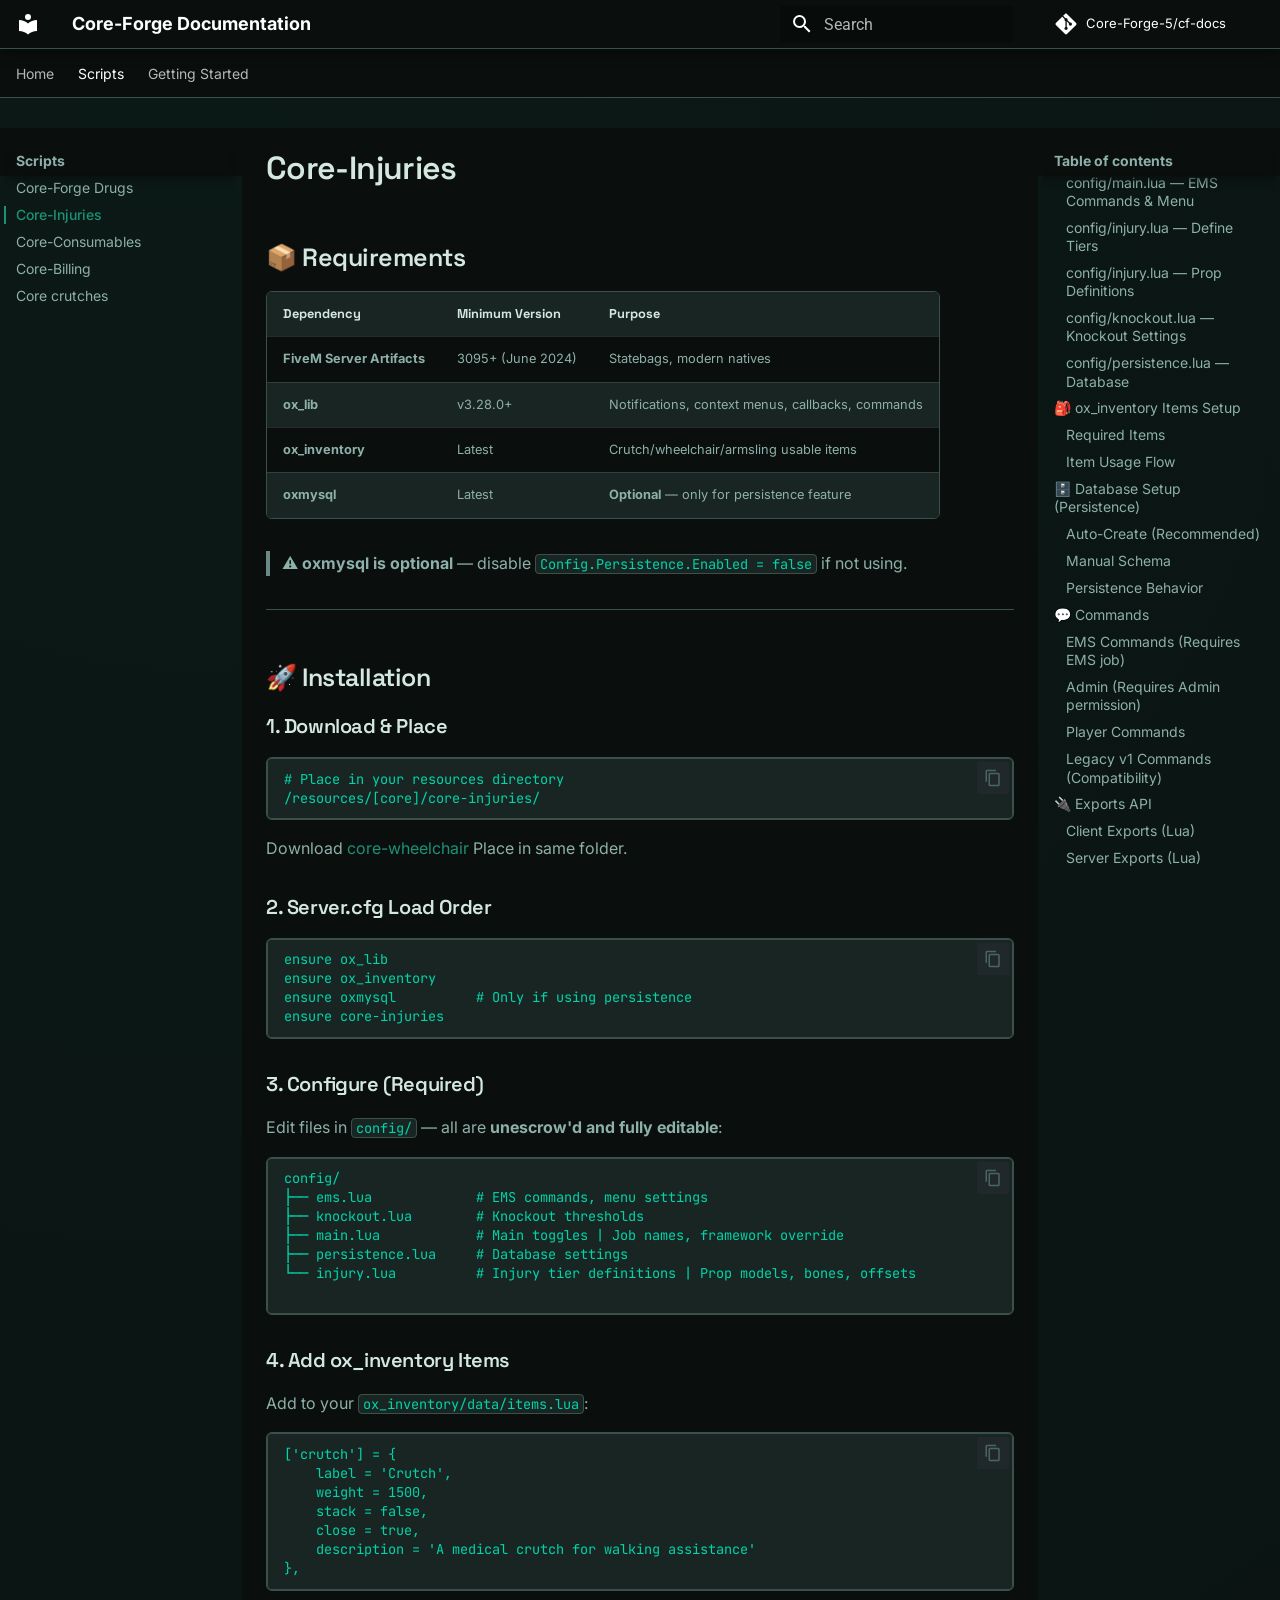
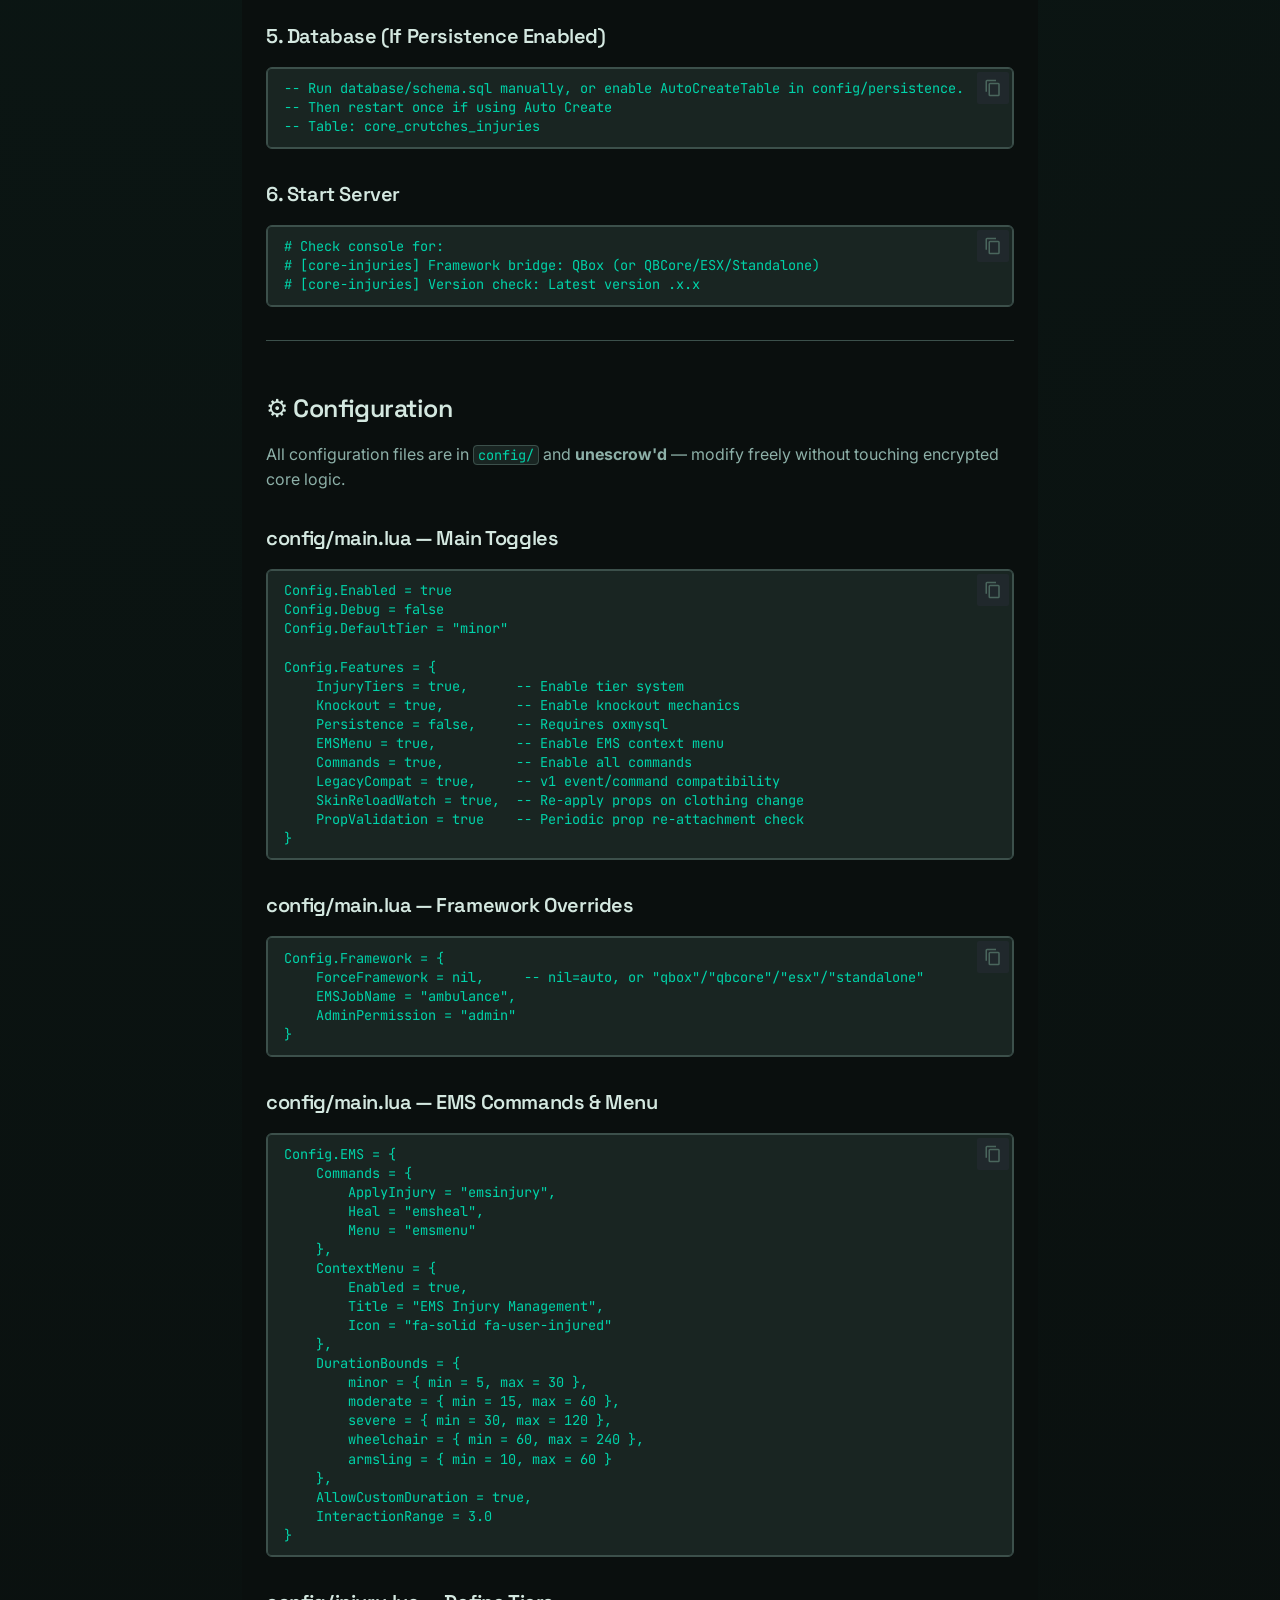
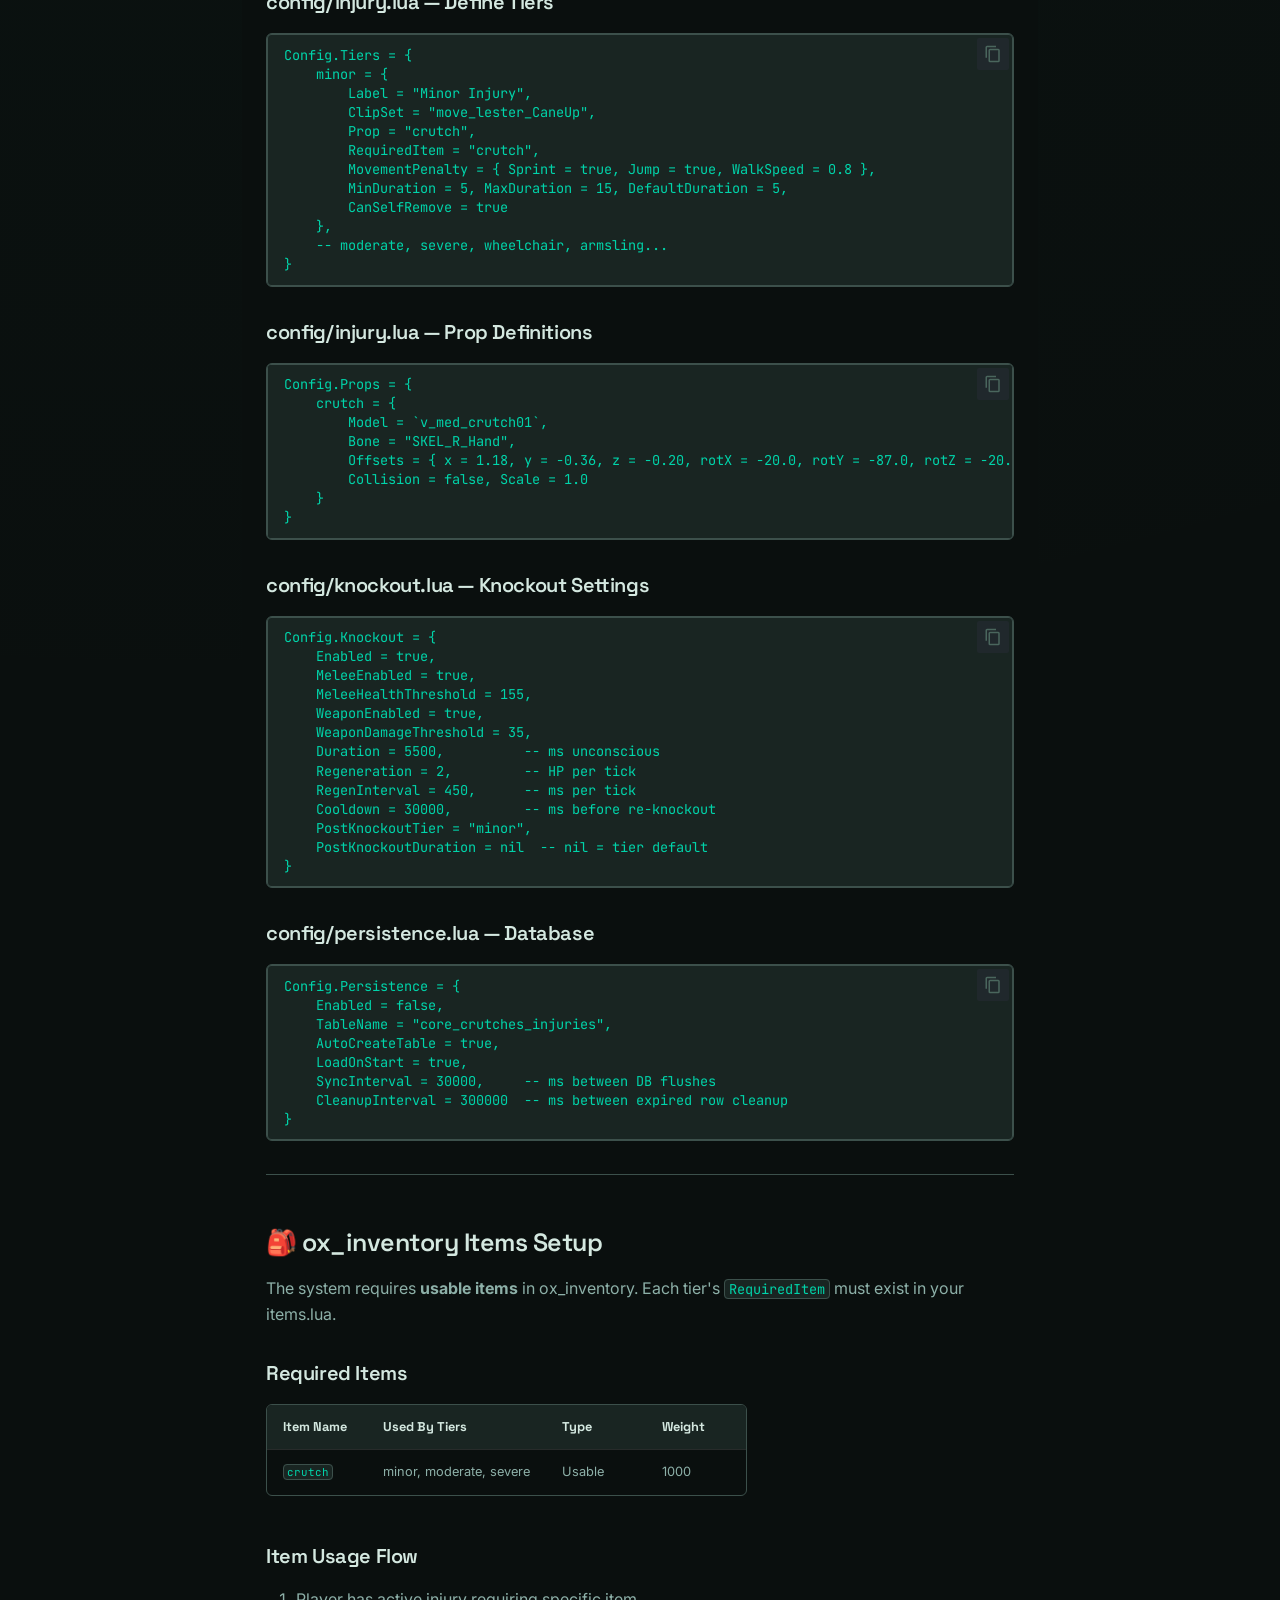
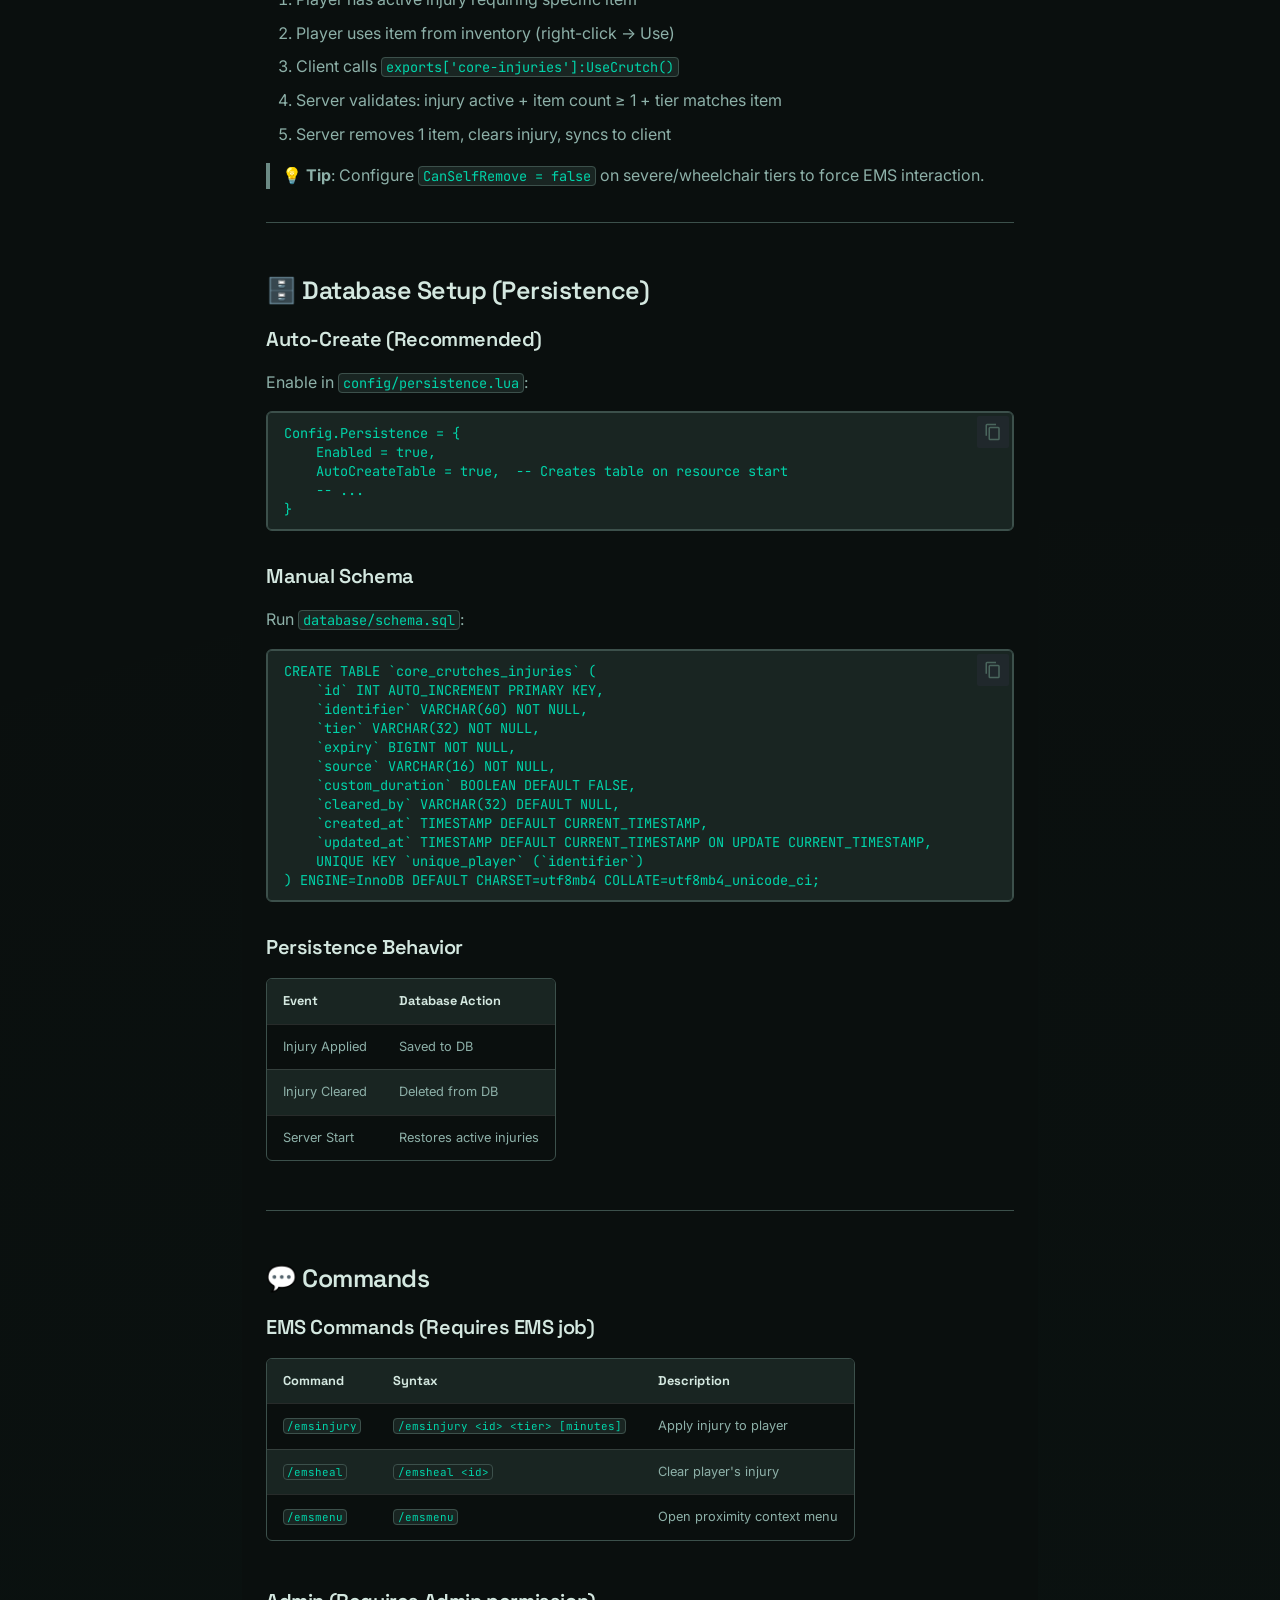
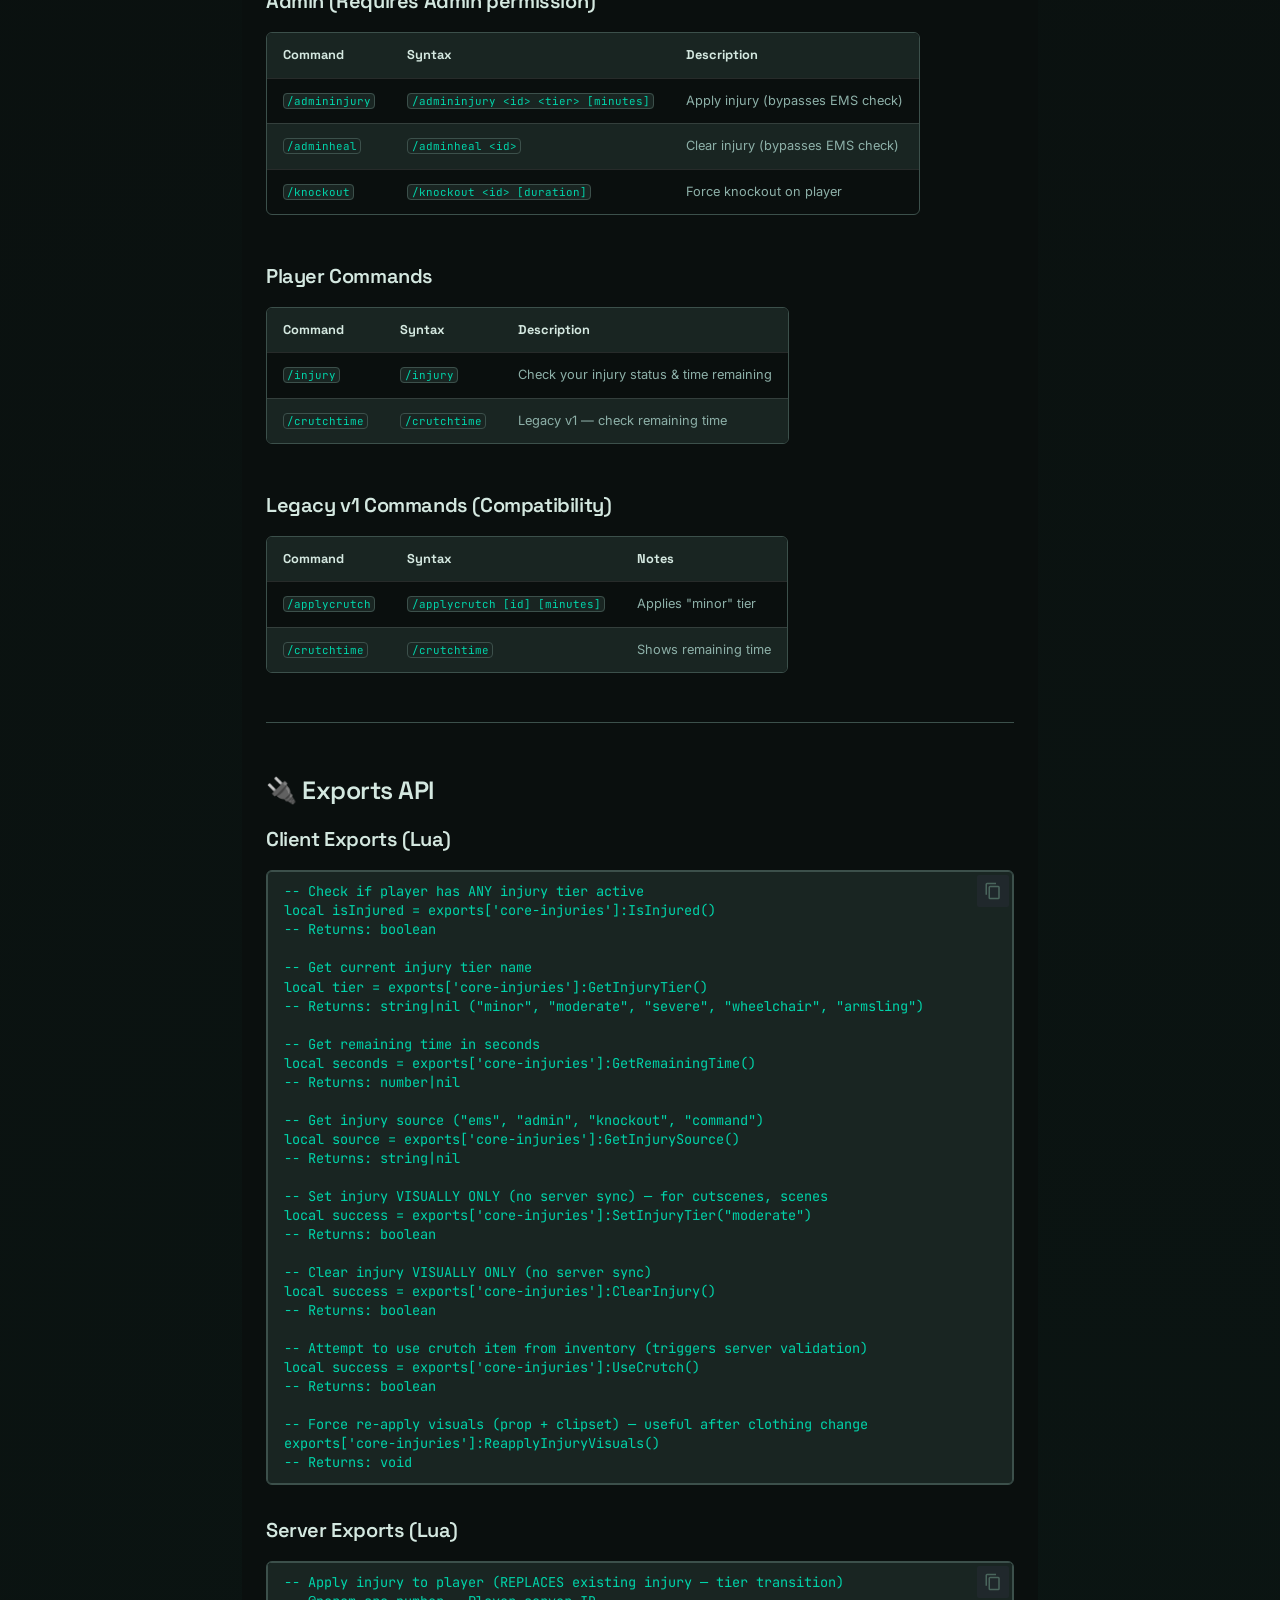
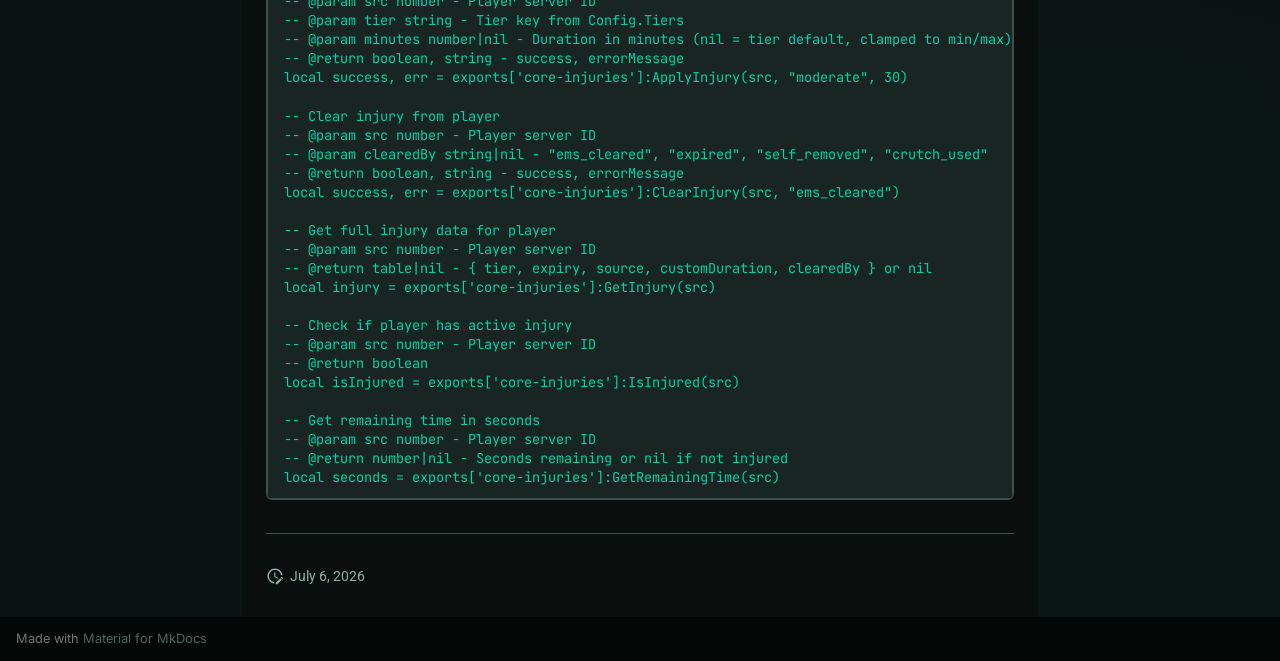
<file: site/core-injuries/index.html>
<!doctype html>
<html lang="en" class="no-js">
  <head>
    
      <meta charset="utf-8">
      <meta name="viewport" content="width=device-width,initial-scale=1">
      
        <meta name="description" content="Premium FiveM Scripts for QBCore, QBox & ESX">
      
      
      
        <link rel="canonical" href="https://core-forge-5.github.io/cf-docs/core-injuries/">
      
      
        <link rel="prev" href="../coreforge-drugs/">
      
      
        <link rel="next" href="../core-consumables/">
      
      
        
      
      
      <link rel="icon" href="../assets/images/favicon.png">
      <meta name="generator" content="mkdocs-1.6.1, mkdocs-material-9.7.6">
    
    
      
        <title>Core-Injuries - Core-Forge Documentation</title>
      
    
    
      <link rel="stylesheet" href="../assets/stylesheets/main.484c7ddc.min.css">
      
        
        <link rel="stylesheet" href="../assets/stylesheets/palette.ab4e12ef.min.css">
      
      


    
    
      
    
    
      
        
        
        <link rel="preconnect" href="https://fonts.gstatic.com" crossorigin>
        <link rel="stylesheet" href="https://fonts.googleapis.com/css?family=Roboto:300,300i,400,400i,700,700i%7CRoboto+Mono:400,400i,700,700i&display=fallback">
        <style>:root{--md-text-font:"Roboto";--md-code-font:"Roboto Mono"}</style>
      
    
    
      <link rel="stylesheet" href="../stylesheets/extra.css">
    
    <script>__md_scope=new URL("..",location),__md_hash=e=>[...e].reduce(((e,_)=>(e<<5)-e+_.charCodeAt(0)),0),__md_get=(e,_=localStorage,t=__md_scope)=>JSON.parse(_.getItem(t.pathname+"."+e)),__md_set=(e,_,t=localStorage,a=__md_scope)=>{try{t.setItem(a.pathname+"."+e,JSON.stringify(_))}catch(e){}}</script>
    
      

    
    
  </head>
  
  
    
    
      
    
    
    
    
    <body dir="ltr" data-md-color-scheme="slate" data-md-color-primary="custom" data-md-color-accent="custom">
  
    
    <input class="md-toggle" data-md-toggle="drawer" type="checkbox" id="__drawer" autocomplete="off">
    <input class="md-toggle" data-md-toggle="search" type="checkbox" id="__search" autocomplete="off">
    <label class="md-overlay" for="__drawer"></label>
    <div data-md-component="skip">
      
        
        <a href="#core-injuries" class="md-skip">
          Skip to content
        </a>
      
    </div>
    <div data-md-component="announce">
      
    </div>
    
    
      

<header class="md-header" data-md-component="header">
  <nav class="md-header__inner md-grid" aria-label="Header">
    <a href=".." title="Core-Forge Documentation" class="md-header__button md-logo" aria-label="Core-Forge Documentation" data-md-component="logo">
      
  
  <svg xmlns="http://www.w3.org/2000/svg" viewBox="0 0 24 24"><path d="M12 8a3 3 0 0 0 3-3 3 3 0 0 0-3-3 3 3 0 0 0-3 3 3 3 0 0 0 3 3m0 3.54C9.64 9.35 6.5 8 3 8v11c3.5 0 6.64 1.35 9 3.54 2.36-2.19 5.5-3.54 9-3.54V8c-3.5 0-6.64 1.35-9 3.54"/></svg>

    </a>
    <label class="md-header__button md-icon" for="__drawer">
      
      <svg xmlns="http://www.w3.org/2000/svg" viewBox="0 0 24 24"><path d="M3 6h18v2H3zm0 5h18v2H3zm0 5h18v2H3z"/></svg>
    </label>
    <div class="md-header__title" data-md-component="header-title">
      <div class="md-header__ellipsis">
        <div class="md-header__topic">
          <span class="md-ellipsis">
            Core-Forge Documentation
          </span>
        </div>
        <div class="md-header__topic" data-md-component="header-topic">
          <span class="md-ellipsis">
            
              Core-Injuries
            
          </span>
        </div>
      </div>
    </div>
    
      
        <form class="md-header__option" data-md-component="palette">
  
    
    
    
    <input class="md-option" data-md-color-media="" data-md-color-scheme="slate" data-md-color-primary="custom" data-md-color-accent="custom"  aria-hidden="true"  type="radio" name="__palette" id="__palette_0">
    
  
</form>
      
    
    
      <script>var palette=__md_get("__palette");if(palette&&palette.color){if("(prefers-color-scheme)"===palette.color.media){var media=matchMedia("(prefers-color-scheme: light)"),input=document.querySelector(media.matches?"[data-md-color-media='(prefers-color-scheme: light)']":"[data-md-color-media='(prefers-color-scheme: dark)']");palette.color.media=input.getAttribute("data-md-color-media"),palette.color.scheme=input.getAttribute("data-md-color-scheme"),palette.color.primary=input.getAttribute("data-md-color-primary"),palette.color.accent=input.getAttribute("data-md-color-accent")}for(var[key,value]of Object.entries(palette.color))document.body.setAttribute("data-md-color-"+key,value)}</script>
    
    
    
      
      
        <label class="md-header__button md-icon" for="__search">
          
          <svg xmlns="http://www.w3.org/2000/svg" viewBox="0 0 24 24"><path d="M9.5 3A6.5 6.5 0 0 1 16 9.5c0 1.61-.59 3.09-1.56 4.23l.27.27h.79l5 5-1.5 1.5-5-5v-.79l-.27-.27A6.52 6.52 0 0 1 9.5 16 6.5 6.5 0 0 1 3 9.5 6.5 6.5 0 0 1 9.5 3m0 2C7 5 5 7 5 9.5S7 14 9.5 14 14 12 14 9.5 12 5 9.5 5"/></svg>
        </label>
        <div class="md-search" data-md-component="search" role="dialog">
  <label class="md-search__overlay" for="__search"></label>
  <div class="md-search__inner" role="search">
    <form class="md-search__form" name="search">
      <input type="text" class="md-search__input" name="query" aria-label="Search" placeholder="Search" autocapitalize="off" autocorrect="off" autocomplete="off" spellcheck="false" data-md-component="search-query" required>
      <label class="md-search__icon md-icon" for="__search">
        
        <svg xmlns="http://www.w3.org/2000/svg" viewBox="0 0 24 24"><path d="M9.5 3A6.5 6.5 0 0 1 16 9.5c0 1.61-.59 3.09-1.56 4.23l.27.27h.79l5 5-1.5 1.5-5-5v-.79l-.27-.27A6.52 6.52 0 0 1 9.5 16 6.5 6.5 0 0 1 3 9.5 6.5 6.5 0 0 1 9.5 3m0 2C7 5 5 7 5 9.5S7 14 9.5 14 14 12 14 9.5 12 5 9.5 5"/></svg>
        
        <svg xmlns="http://www.w3.org/2000/svg" viewBox="0 0 24 24"><path d="M20 11v2H8l5.5 5.5-1.42 1.42L4.16 12l7.92-7.92L13.5 5.5 8 11z"/></svg>
      </label>
      <nav class="md-search__options" aria-label="Search">
        
        <button type="reset" class="md-search__icon md-icon" title="Clear" aria-label="Clear" tabindex="-1">
          
          <svg xmlns="http://www.w3.org/2000/svg" viewBox="0 0 24 24"><path d="M19 6.41 17.59 5 12 10.59 6.41 5 5 6.41 10.59 12 5 17.59 6.41 19 12 13.41 17.59 19 19 17.59 13.41 12z"/></svg>
        </button>
      </nav>
      
        <div class="md-search__suggest" data-md-component="search-suggest"></div>
      
    </form>
    <div class="md-search__output">
      <div class="md-search__scrollwrap" tabindex="0" data-md-scrollfix>
        <div class="md-search-result" data-md-component="search-result">
          <div class="md-search-result__meta">
            Initializing search
          </div>
          <ol class="md-search-result__list" role="presentation"></ol>
        </div>
      </div>
    </div>
  </div>
</div>
      
    
    
      <div class="md-header__source">
        <a href="https://github.com/Core-Forge-5/cf-docs" title="Go to repository" class="md-source" data-md-component="source">
  <div class="md-source__icon md-icon">
    
    <svg xmlns="http://www.w3.org/2000/svg" viewBox="0 0 448 512"><!--! Font Awesome Free 7.1.0 by @fontawesome - https://fontawesome.com License - https://fontawesome.com/license/free (Icons: CC BY 4.0, Fonts: SIL OFL 1.1, Code: MIT License) Copyright 2025 Fonticons, Inc.--><path d="M439.6 236.1 244 40.5c-5.4-5.5-12.8-8.5-20.4-8.5s-15 3-20.4 8.4L162.5 81l51.5 51.5c27.1-9.1 52.7 16.8 43.4 43.7l49.7 49.7c34.2-11.8 61.2 31 35.5 56.7-26.5 26.5-70.2-2.9-56-37.3L240.3 199v121.9c25.3 12.5 22.3 41.8 9.1 55-6.4 6.4-15.2 10.1-24.3 10.1s-17.8-3.6-24.3-10.1c-17.6-17.6-11.1-46.9 11.2-56v-123c-20.8-8.5-24.6-30.7-18.6-45L142.6 101 8.5 235.1C3 240.6 0 247.9 0 255.5s3 15 8.5 20.4l195.6 195.7c5.4 5.4 12.7 8.4 20.4 8.4s15-3 20.4-8.4l194.7-194.7c5.4-5.4 8.4-12.8 8.4-20.4s-3-15-8.4-20.4"/></svg>
  </div>
  <div class="md-source__repository">
    Core-Forge-5/cf-docs
  </div>
</a>
      </div>
    
  </nav>
  
</header>
    
    <div class="md-container" data-md-component="container">
      
      
        
          
            
<nav class="md-tabs" aria-label="Tabs" data-md-component="tabs">
  <div class="md-grid">
    <ul class="md-tabs__list">
      
        
  
  
  
  
    <li class="md-tabs__item">
      <a href=".." class="md-tabs__link">
        
  
  
    
  
  Home

      </a>
    </li>
  

      
        
  
  
  
    
  
  
    
    
      <li class="md-tabs__item md-tabs__item--active">
        <a href="../coreforge-drugs/" class="md-tabs__link">
          
  
  
    
  
  Scripts

        </a>
      </li>
    
  

      
        
  
  
  
  
    <li class="md-tabs__item">
      <a href="../getting-started/" class="md-tabs__link">
        
  
  
    
  
  Getting Started

      </a>
    </li>
  

      
    </ul>
  </div>
</nav>
          
        
      
      <main class="md-main" data-md-component="main">
        <div class="md-main__inner md-grid">
          
            
              
              <div class="md-sidebar md-sidebar--primary" data-md-component="sidebar" data-md-type="navigation" >
                <div class="md-sidebar__scrollwrap">
                  <div class="md-sidebar__inner">
                    


  


<nav class="md-nav md-nav--primary md-nav--lifted" aria-label="Navigation" data-md-level="0">
  <label class="md-nav__title" for="__drawer">
    <a href=".." title="Core-Forge Documentation" class="md-nav__button md-logo" aria-label="Core-Forge Documentation" data-md-component="logo">
      
  
  <svg xmlns="http://www.w3.org/2000/svg" viewBox="0 0 24 24"><path d="M12 8a3 3 0 0 0 3-3 3 3 0 0 0-3-3 3 3 0 0 0-3 3 3 3 0 0 0 3 3m0 3.54C9.64 9.35 6.5 8 3 8v11c3.5 0 6.64 1.35 9 3.54 2.36-2.19 5.5-3.54 9-3.54V8c-3.5 0-6.64 1.35-9 3.54"/></svg>

    </a>
    Core-Forge Documentation
  </label>
  
    <div class="md-nav__source">
      <a href="https://github.com/Core-Forge-5/cf-docs" title="Go to repository" class="md-source" data-md-component="source">
  <div class="md-source__icon md-icon">
    
    <svg xmlns="http://www.w3.org/2000/svg" viewBox="0 0 448 512"><!--! Font Awesome Free 7.1.0 by @fontawesome - https://fontawesome.com License - https://fontawesome.com/license/free (Icons: CC BY 4.0, Fonts: SIL OFL 1.1, Code: MIT License) Copyright 2025 Fonticons, Inc.--><path d="M439.6 236.1 244 40.5c-5.4-5.5-12.8-8.5-20.4-8.5s-15 3-20.4 8.4L162.5 81l51.5 51.5c27.1-9.1 52.7 16.8 43.4 43.7l49.7 49.7c34.2-11.8 61.2 31 35.5 56.7-26.5 26.5-70.2-2.9-56-37.3L240.3 199v121.9c25.3 12.5 22.3 41.8 9.1 55-6.4 6.4-15.2 10.1-24.3 10.1s-17.8-3.6-24.3-10.1c-17.6-17.6-11.1-46.9 11.2-56v-123c-20.8-8.5-24.6-30.7-18.6-45L142.6 101 8.5 235.1C3 240.6 0 247.9 0 255.5s3 15 8.5 20.4l195.6 195.7c5.4 5.4 12.7 8.4 20.4 8.4s15-3 20.4-8.4l194.7-194.7c5.4-5.4 8.4-12.8 8.4-20.4s-3-15-8.4-20.4"/></svg>
  </div>
  <div class="md-source__repository">
    Core-Forge-5/cf-docs
  </div>
</a>
    </div>
  
  <ul class="md-nav__list" data-md-scrollfix>
    
      
      
  
  
  
  
    <li class="md-nav__item">
      <a href=".." class="md-nav__link">
        
  
  
  <span class="md-ellipsis">
    
  
    Home
  

    
  </span>
  
  

      </a>
    </li>
  

    
      
      
  
  
    
  
  
  
    
    
      
        
      
        
      
        
      
        
      
        
      
    
    
    
      
        
        
      
      
        
      
    
    
    <li class="md-nav__item md-nav__item--active md-nav__item--section md-nav__item--nested">
      
        
        
        <input class="md-nav__toggle md-toggle " type="checkbox" id="__nav_2" checked>
        
          
          <label class="md-nav__link" for="__nav_2" id="__nav_2_label" tabindex="">
            
  
  
  <span class="md-ellipsis">
    
  
    Scripts
  

    
  </span>
  
  

            <span class="md-nav__icon md-icon"></span>
          </label>
        
        <nav class="md-nav" data-md-level="1" aria-labelledby="__nav_2_label" aria-expanded="true">
          <label class="md-nav__title" for="__nav_2">
            <span class="md-nav__icon md-icon"></span>
            
  
    Scripts
  

          </label>
          <ul class="md-nav__list" data-md-scrollfix>
            
              
                
  
  
  
  
    <li class="md-nav__item">
      <a href="../coreforge-drugs/" class="md-nav__link">
        
  
  
  <span class="md-ellipsis">
    
  
    Core-Forge Drugs
  

    
  </span>
  
  

      </a>
    </li>
  

              
            
              
                
  
  
    
  
  
  
    <li class="md-nav__item md-nav__item--active">
      
      <input class="md-nav__toggle md-toggle" type="checkbox" id="__toc">
      
      
        
      
      
        <label class="md-nav__link md-nav__link--active" for="__toc">
          
  
  
  <span class="md-ellipsis">
    
  
    Core-Injuries
  

    
  </span>
  
  

          <span class="md-nav__icon md-icon"></span>
        </label>
      
      <a href="./" class="md-nav__link md-nav__link--active">
        
  
  
  <span class="md-ellipsis">
    
  
    Core-Injuries
  

    
  </span>
  
  

      </a>
      
        

<nav class="md-nav md-nav--secondary" aria-label="Table of contents">
  
  
  
    
  
  
    <label class="md-nav__title" for="__toc">
      <span class="md-nav__icon md-icon"></span>
      Table of contents
    </label>
    <ul class="md-nav__list" data-md-component="toc" data-md-scrollfix>
      
        <li class="md-nav__item">
  <a href="#requirements" class="md-nav__link">
    <span class="md-ellipsis">
      
        📦 Requirements
      
    </span>
  </a>
  
</li>
      
        <li class="md-nav__item">
  <a href="#installation" class="md-nav__link">
    <span class="md-ellipsis">
      
        🚀 Installation
      
    </span>
  </a>
  
    <nav class="md-nav" aria-label="🚀 Installation">
      <ul class="md-nav__list">
        
          <li class="md-nav__item">
  <a href="#1-download-place" class="md-nav__link">
    <span class="md-ellipsis">
      
        1. Download &amp; Place
      
    </span>
  </a>
  
</li>
        
          <li class="md-nav__item">
  <a href="#2-servercfg-load-order" class="md-nav__link">
    <span class="md-ellipsis">
      
        2. Server.cfg Load Order
      
    </span>
  </a>
  
</li>
        
          <li class="md-nav__item">
  <a href="#3-configure-required" class="md-nav__link">
    <span class="md-ellipsis">
      
        3. Configure (Required)
      
    </span>
  </a>
  
</li>
        
          <li class="md-nav__item">
  <a href="#4-add-ox_inventory-items" class="md-nav__link">
    <span class="md-ellipsis">
      
        4. Add ox_inventory Items
      
    </span>
  </a>
  
</li>
        
          <li class="md-nav__item">
  <a href="#5-database-if-persistence-enabled" class="md-nav__link">
    <span class="md-ellipsis">
      
        5. Database (If Persistence Enabled)
      
    </span>
  </a>
  
</li>
        
          <li class="md-nav__item">
  <a href="#6-start-server" class="md-nav__link">
    <span class="md-ellipsis">
      
        6. Start Server
      
    </span>
  </a>
  
</li>
        
      </ul>
    </nav>
  
</li>
      
        <li class="md-nav__item">
  <a href="#configuration" class="md-nav__link">
    <span class="md-ellipsis">
      
        ⚙️ Configuration
      
    </span>
  </a>
  
    <nav class="md-nav" aria-label="⚙️ Configuration">
      <ul class="md-nav__list">
        
          <li class="md-nav__item">
  <a href="#configmainlua-main-toggles" class="md-nav__link">
    <span class="md-ellipsis">
      
        config/main.lua — Main Toggles
      
    </span>
  </a>
  
</li>
        
          <li class="md-nav__item">
  <a href="#configmainlua-framework-overrides" class="md-nav__link">
    <span class="md-ellipsis">
      
        config/main.lua — Framework Overrides
      
    </span>
  </a>
  
</li>
        
          <li class="md-nav__item">
  <a href="#configmainlua-ems-commands-menu" class="md-nav__link">
    <span class="md-ellipsis">
      
        config/main.lua — EMS Commands &amp; Menu
      
    </span>
  </a>
  
</li>
        
          <li class="md-nav__item">
  <a href="#configinjurylua-define-tiers" class="md-nav__link">
    <span class="md-ellipsis">
      
        config/injury.lua — Define Tiers
      
    </span>
  </a>
  
</li>
        
          <li class="md-nav__item">
  <a href="#configinjurylua-prop-definitions" class="md-nav__link">
    <span class="md-ellipsis">
      
        config/injury.lua — Prop Definitions
      
    </span>
  </a>
  
</li>
        
          <li class="md-nav__item">
  <a href="#configknockoutlua-knockout-settings" class="md-nav__link">
    <span class="md-ellipsis">
      
        config/knockout.lua — Knockout Settings
      
    </span>
  </a>
  
</li>
        
          <li class="md-nav__item">
  <a href="#configpersistencelua-database" class="md-nav__link">
    <span class="md-ellipsis">
      
        config/persistence.lua — Database
      
    </span>
  </a>
  
</li>
        
      </ul>
    </nav>
  
</li>
      
        <li class="md-nav__item">
  <a href="#ox_inventory-items-setup" class="md-nav__link">
    <span class="md-ellipsis">
      
        🎒 ox_inventory Items Setup
      
    </span>
  </a>
  
    <nav class="md-nav" aria-label="🎒 ox_inventory Items Setup">
      <ul class="md-nav__list">
        
          <li class="md-nav__item">
  <a href="#required-items" class="md-nav__link">
    <span class="md-ellipsis">
      
        Required Items
      
    </span>
  </a>
  
</li>
        
          <li class="md-nav__item">
  <a href="#item-usage-flow" class="md-nav__link">
    <span class="md-ellipsis">
      
        Item Usage Flow
      
    </span>
  </a>
  
</li>
        
      </ul>
    </nav>
  
</li>
      
        <li class="md-nav__item">
  <a href="#database-setup-persistence" class="md-nav__link">
    <span class="md-ellipsis">
      
        🗄️ Database Setup (Persistence)
      
    </span>
  </a>
  
    <nav class="md-nav" aria-label="🗄️ Database Setup (Persistence)">
      <ul class="md-nav__list">
        
          <li class="md-nav__item">
  <a href="#auto-create-recommended" class="md-nav__link">
    <span class="md-ellipsis">
      
        Auto-Create (Recommended)
      
    </span>
  </a>
  
</li>
        
          <li class="md-nav__item">
  <a href="#manual-schema" class="md-nav__link">
    <span class="md-ellipsis">
      
        Manual Schema
      
    </span>
  </a>
  
</li>
        
          <li class="md-nav__item">
  <a href="#persistence-behavior" class="md-nav__link">
    <span class="md-ellipsis">
      
        Persistence Behavior
      
    </span>
  </a>
  
</li>
        
      </ul>
    </nav>
  
</li>
      
        <li class="md-nav__item">
  <a href="#commands" class="md-nav__link">
    <span class="md-ellipsis">
      
        💬 Commands
      
    </span>
  </a>
  
    <nav class="md-nav" aria-label="💬 Commands">
      <ul class="md-nav__list">
        
          <li class="md-nav__item">
  <a href="#ems-commands-requires-ems-job" class="md-nav__link">
    <span class="md-ellipsis">
      
        EMS Commands (Requires EMS job)
      
    </span>
  </a>
  
</li>
        
          <li class="md-nav__item">
  <a href="#admin-requires-admin-permission" class="md-nav__link">
    <span class="md-ellipsis">
      
        Admin (Requires Admin permission)
      
    </span>
  </a>
  
</li>
        
          <li class="md-nav__item">
  <a href="#player-commands" class="md-nav__link">
    <span class="md-ellipsis">
      
        Player Commands
      
    </span>
  </a>
  
</li>
        
          <li class="md-nav__item">
  <a href="#legacy-v1-commands-compatibility" class="md-nav__link">
    <span class="md-ellipsis">
      
        Legacy v1 Commands (Compatibility)
      
    </span>
  </a>
  
</li>
        
      </ul>
    </nav>
  
</li>
      
        <li class="md-nav__item">
  <a href="#exports-api" class="md-nav__link">
    <span class="md-ellipsis">
      
        🔌 Exports API
      
    </span>
  </a>
  
    <nav class="md-nav" aria-label="🔌 Exports API">
      <ul class="md-nav__list">
        
          <li class="md-nav__item">
  <a href="#client-exports-lua" class="md-nav__link">
    <span class="md-ellipsis">
      
        Client Exports (Lua)
      
    </span>
  </a>
  
</li>
        
          <li class="md-nav__item">
  <a href="#server-exports-lua" class="md-nav__link">
    <span class="md-ellipsis">
      
        Server Exports (Lua)
      
    </span>
  </a>
  
</li>
        
      </ul>
    </nav>
  
</li>
      
    </ul>
  
</nav>
      
    </li>
  

              
            
              
                
  
  
  
  
    <li class="md-nav__item">
      <a href="../core-consumables/" class="md-nav__link">
        
  
  
  <span class="md-ellipsis">
    
  
    Core-Consumables
  

    
  </span>
  
  

      </a>
    </li>
  

              
            
              
                
  
  
  
  
    <li class="md-nav__item">
      <a href="../core-billing/" class="md-nav__link">
        
  
  
  <span class="md-ellipsis">
    
  
    Core-Billing
  

    
  </span>
  
  

      </a>
    </li>
  

              
            
              
                
  
  
  
  
    <li class="md-nav__item">
      <a href="../core-crutches/" class="md-nav__link">
        
  
  
  <span class="md-ellipsis">
    
  
    Core crutches
  

    
  </span>
  
  

      </a>
    </li>
  

              
            
          </ul>
        </nav>
      
    </li>
  

    
      
      
  
  
  
  
    <li class="md-nav__item">
      <a href="../getting-started/" class="md-nav__link">
        
  
  
  <span class="md-ellipsis">
    
  
    Getting Started
  

    
  </span>
  
  

      </a>
    </li>
  

    
  </ul>
</nav>
                  </div>
                </div>
              </div>
            
            
              
              <div class="md-sidebar md-sidebar--secondary" data-md-component="sidebar" data-md-type="toc" >
                <div class="md-sidebar__scrollwrap">
                  <div class="md-sidebar__inner">
                    

<nav class="md-nav md-nav--secondary" aria-label="Table of contents">
  
  
  
    
  
  
    <label class="md-nav__title" for="__toc">
      <span class="md-nav__icon md-icon"></span>
      Table of contents
    </label>
    <ul class="md-nav__list" data-md-component="toc" data-md-scrollfix>
      
        <li class="md-nav__item">
  <a href="#requirements" class="md-nav__link">
    <span class="md-ellipsis">
      
        📦 Requirements
      
    </span>
  </a>
  
</li>
      
        <li class="md-nav__item">
  <a href="#installation" class="md-nav__link">
    <span class="md-ellipsis">
      
        🚀 Installation
      
    </span>
  </a>
  
    <nav class="md-nav" aria-label="🚀 Installation">
      <ul class="md-nav__list">
        
          <li class="md-nav__item">
  <a href="#1-download-place" class="md-nav__link">
    <span class="md-ellipsis">
      
        1. Download &amp; Place
      
    </span>
  </a>
  
</li>
        
          <li class="md-nav__item">
  <a href="#2-servercfg-load-order" class="md-nav__link">
    <span class="md-ellipsis">
      
        2. Server.cfg Load Order
      
    </span>
  </a>
  
</li>
        
          <li class="md-nav__item">
  <a href="#3-configure-required" class="md-nav__link">
    <span class="md-ellipsis">
      
        3. Configure (Required)
      
    </span>
  </a>
  
</li>
        
          <li class="md-nav__item">
  <a href="#4-add-ox_inventory-items" class="md-nav__link">
    <span class="md-ellipsis">
      
        4. Add ox_inventory Items
      
    </span>
  </a>
  
</li>
        
          <li class="md-nav__item">
  <a href="#5-database-if-persistence-enabled" class="md-nav__link">
    <span class="md-ellipsis">
      
        5. Database (If Persistence Enabled)
      
    </span>
  </a>
  
</li>
        
          <li class="md-nav__item">
  <a href="#6-start-server" class="md-nav__link">
    <span class="md-ellipsis">
      
        6. Start Server
      
    </span>
  </a>
  
</li>
        
      </ul>
    </nav>
  
</li>
      
        <li class="md-nav__item">
  <a href="#configuration" class="md-nav__link">
    <span class="md-ellipsis">
      
        ⚙️ Configuration
      
    </span>
  </a>
  
    <nav class="md-nav" aria-label="⚙️ Configuration">
      <ul class="md-nav__list">
        
          <li class="md-nav__item">
  <a href="#configmainlua-main-toggles" class="md-nav__link">
    <span class="md-ellipsis">
      
        config/main.lua — Main Toggles
      
    </span>
  </a>
  
</li>
        
          <li class="md-nav__item">
  <a href="#configmainlua-framework-overrides" class="md-nav__link">
    <span class="md-ellipsis">
      
        config/main.lua — Framework Overrides
      
    </span>
  </a>
  
</li>
        
          <li class="md-nav__item">
  <a href="#configmainlua-ems-commands-menu" class="md-nav__link">
    <span class="md-ellipsis">
      
        config/main.lua — EMS Commands &amp; Menu
      
    </span>
  </a>
  
</li>
        
          <li class="md-nav__item">
  <a href="#configinjurylua-define-tiers" class="md-nav__link">
    <span class="md-ellipsis">
      
        config/injury.lua — Define Tiers
      
    </span>
  </a>
  
</li>
        
          <li class="md-nav__item">
  <a href="#configinjurylua-prop-definitions" class="md-nav__link">
    <span class="md-ellipsis">
      
        config/injury.lua — Prop Definitions
      
    </span>
  </a>
  
</li>
        
          <li class="md-nav__item">
  <a href="#configknockoutlua-knockout-settings" class="md-nav__link">
    <span class="md-ellipsis">
      
        config/knockout.lua — Knockout Settings
      
    </span>
  </a>
  
</li>
        
          <li class="md-nav__item">
  <a href="#configpersistencelua-database" class="md-nav__link">
    <span class="md-ellipsis">
      
        config/persistence.lua — Database
      
    </span>
  </a>
  
</li>
        
      </ul>
    </nav>
  
</li>
      
        <li class="md-nav__item">
  <a href="#ox_inventory-items-setup" class="md-nav__link">
    <span class="md-ellipsis">
      
        🎒 ox_inventory Items Setup
      
    </span>
  </a>
  
    <nav class="md-nav" aria-label="🎒 ox_inventory Items Setup">
      <ul class="md-nav__list">
        
          <li class="md-nav__item">
  <a href="#required-items" class="md-nav__link">
    <span class="md-ellipsis">
      
        Required Items
      
    </span>
  </a>
  
</li>
        
          <li class="md-nav__item">
  <a href="#item-usage-flow" class="md-nav__link">
    <span class="md-ellipsis">
      
        Item Usage Flow
      
    </span>
  </a>
  
</li>
        
      </ul>
    </nav>
  
</li>
      
        <li class="md-nav__item">
  <a href="#database-setup-persistence" class="md-nav__link">
    <span class="md-ellipsis">
      
        🗄️ Database Setup (Persistence)
      
    </span>
  </a>
  
    <nav class="md-nav" aria-label="🗄️ Database Setup (Persistence)">
      <ul class="md-nav__list">
        
          <li class="md-nav__item">
  <a href="#auto-create-recommended" class="md-nav__link">
    <span class="md-ellipsis">
      
        Auto-Create (Recommended)
      
    </span>
  </a>
  
</li>
        
          <li class="md-nav__item">
  <a href="#manual-schema" class="md-nav__link">
    <span class="md-ellipsis">
      
        Manual Schema
      
    </span>
  </a>
  
</li>
        
          <li class="md-nav__item">
  <a href="#persistence-behavior" class="md-nav__link">
    <span class="md-ellipsis">
      
        Persistence Behavior
      
    </span>
  </a>
  
</li>
        
      </ul>
    </nav>
  
</li>
      
        <li class="md-nav__item">
  <a href="#commands" class="md-nav__link">
    <span class="md-ellipsis">
      
        💬 Commands
      
    </span>
  </a>
  
    <nav class="md-nav" aria-label="💬 Commands">
      <ul class="md-nav__list">
        
          <li class="md-nav__item">
  <a href="#ems-commands-requires-ems-job" class="md-nav__link">
    <span class="md-ellipsis">
      
        EMS Commands (Requires EMS job)
      
    </span>
  </a>
  
</li>
        
          <li class="md-nav__item">
  <a href="#admin-requires-admin-permission" class="md-nav__link">
    <span class="md-ellipsis">
      
        Admin (Requires Admin permission)
      
    </span>
  </a>
  
</li>
        
          <li class="md-nav__item">
  <a href="#player-commands" class="md-nav__link">
    <span class="md-ellipsis">
      
        Player Commands
      
    </span>
  </a>
  
</li>
        
          <li class="md-nav__item">
  <a href="#legacy-v1-commands-compatibility" class="md-nav__link">
    <span class="md-ellipsis">
      
        Legacy v1 Commands (Compatibility)
      
    </span>
  </a>
  
</li>
        
      </ul>
    </nav>
  
</li>
      
        <li class="md-nav__item">
  <a href="#exports-api" class="md-nav__link">
    <span class="md-ellipsis">
      
        🔌 Exports API
      
    </span>
  </a>
  
    <nav class="md-nav" aria-label="🔌 Exports API">
      <ul class="md-nav__list">
        
          <li class="md-nav__item">
  <a href="#client-exports-lua" class="md-nav__link">
    <span class="md-ellipsis">
      
        Client Exports (Lua)
      
    </span>
  </a>
  
</li>
        
          <li class="md-nav__item">
  <a href="#server-exports-lua" class="md-nav__link">
    <span class="md-ellipsis">
      
        Server Exports (Lua)
      
    </span>
  </a>
  
</li>
        
      </ul>
    </nav>
  
</li>
      
    </ul>
  
</nav>
                  </div>
                </div>
              </div>
            
          
          
            <div class="md-content" data-md-component="content">
              
              <article class="md-content__inner md-typeset">
                
                  


  
  


<h1 id="core-injuries">Core-Injuries</h1>
<h2 id="requirements">📦 Requirements</h2>
<table>
<thead>
<tr>
<th>Dependency</th>
<th>Minimum Version</th>
<th>Purpose</th>
</tr>
</thead>
<tbody>
<tr>
<td><strong>FiveM Server Artifacts</strong></td>
<td>3095+ (June 2024)</td>
<td>Statebags, modern natives</td>
</tr>
<tr>
<td><strong>ox_lib</strong></td>
<td>v3.28.0+</td>
<td>Notifications, context menus, callbacks, commands</td>
</tr>
<tr>
<td><strong>ox_inventory</strong></td>
<td>Latest</td>
<td>Crutch/wheelchair/armsling usable items</td>
</tr>
<tr>
<td><strong>oxmysql</strong></td>
<td>Latest</td>
<td><strong>Optional</strong> — only for persistence feature</td>
</tr>
</tbody>
</table>
<blockquote>
<p>⚠️ <strong>oxmysql is optional</strong> — disable <code>Config.Persistence.Enabled = false</code> if not using.</p>
</blockquote>
<hr />
<h2 id="installation">🚀 Installation</h2>
<h3 id="1-download-place">1. Download &amp; Place</h3>
<pre><code class="language-bash"># Place in your resources directory
/resources/[core]/core-injuries/
</code></pre>
<p>Download <a href="https://github.com/Core-Forge-5/cf-wheelchair">core-wheelchair</a>
Place in same folder.</p>
<h3 id="2-servercfg-load-order">2. Server.cfg Load Order</h3>
<pre><code class="language-cfg">ensure ox_lib
ensure ox_inventory
ensure oxmysql          # Only if using persistence
ensure core-injuries
</code></pre>
<h3 id="3-configure-required">3. Configure (Required)</h3>
<p>Edit files in <code>config/</code> — all are <strong>unescrow'd and fully editable</strong>:</p>
<pre><code class="language-bash">config/
├── ems.lua             # EMS commands, menu settings
├── knockout.lua        # Knockout thresholds
├── main.lua            # Main toggles | Job names, framework override
├── persistence.lua     # Database settings
└── injury.lua          # Injury tier definitions | Prop models, bones, offsets

</code></pre>
<h3 id="4-add-ox_inventory-items">4. Add ox_inventory Items</h3>
<p>Add to your <code>ox_inventory/data/items.lua</code>:</p>
<pre><code class="language-lua">['crutch'] = {
    label = 'Crutch',
    weight = 1500,
    stack = false,
    close = true,
    description = 'A medical crutch for walking assistance'
},
</code></pre>
<h3 id="5-database-if-persistence-enabled">5. Database (If Persistence Enabled)</h3>
<pre><code class="language-sql">-- Run database/schema.sql manually, or enable AutoCreateTable in config/persistence.
-- Then restart once if using Auto Create
-- Table: core_crutches_injuries
</code></pre>
<h3 id="6-start-server">6. Start Server</h3>
<pre><code class="language-bash"># Check console for:
# [core-injuries] Framework bridge: QBox (or QBCore/ESX/Standalone)
# [core-injuries] Version check: Latest version .x.x
</code></pre>
<hr />
<h2 id="configuration">⚙️ Configuration</h2>
<p>All configuration files are in <code>config/</code> and <strong>unescrow'd</strong> — modify freely without touching encrypted core logic.</p>
<h3 id="configmainlua-main-toggles">config/main.lua — Main Toggles</h3>
<pre><code class="language-lua">Config.Enabled = true
Config.Debug = false
Config.DefaultTier = &quot;minor&quot;

Config.Features = {
    InjuryTiers = true,      -- Enable tier system
    Knockout = true,         -- Enable knockout mechanics
    Persistence = false,     -- Requires oxmysql
    EMSMenu = true,          -- Enable EMS context menu
    Commands = true,         -- Enable all commands
    LegacyCompat = true,     -- v1 event/command compatibility
    SkinReloadWatch = true,  -- Re-apply props on clothing change
    PropValidation = true    -- Periodic prop re-attachment check
}
</code></pre>
<h3 id="configmainlua-framework-overrides">config/main.lua — Framework Overrides</h3>
<pre><code class="language-lua">Config.Framework = {
    ForceFramework = nil,     -- nil=auto, or &quot;qbox&quot;/&quot;qbcore&quot;/&quot;esx&quot;/&quot;standalone&quot;
    EMSJobName = &quot;ambulance&quot;,
    AdminPermission = &quot;admin&quot;
}
</code></pre>
<h3 id="configmainlua-ems-commands-menu">config/main.lua — EMS Commands &amp; Menu</h3>
<pre><code class="language-lua">Config.EMS = {
    Commands = {
        ApplyInjury = &quot;emsinjury&quot;,
        Heal = &quot;emsheal&quot;,
        Menu = &quot;emsmenu&quot;
    },
    ContextMenu = {
        Enabled = true,
        Title = &quot;EMS Injury Management&quot;,
        Icon = &quot;fa-solid fa-user-injured&quot;
    },
    DurationBounds = {
        minor = { min = 5, max = 30 },
        moderate = { min = 15, max = 60 },
        severe = { min = 30, max = 120 },
        wheelchair = { min = 60, max = 240 },
        armsling = { min = 10, max = 60 }
    },
    AllowCustomDuration = true,
    InteractionRange = 3.0
}
</code></pre>
<h3 id="configinjurylua-define-tiers">config/injury.lua — Define Tiers</h3>
<pre><code class="language-lua">Config.Tiers = {
    minor = {
        Label = &quot;Minor Injury&quot;,
        ClipSet = &quot;move_lester_CaneUp&quot;,
        Prop = &quot;crutch&quot;,
        RequiredItem = &quot;crutch&quot;,
        MovementPenalty = { Sprint = true, Jump = true, WalkSpeed = 0.8 },
        MinDuration = 5, MaxDuration = 15, DefaultDuration = 5,
        CanSelfRemove = true
    },
    -- moderate, severe, wheelchair, armsling...
}
</code></pre>
<h3 id="configinjurylua-prop-definitions">config/injury.lua — Prop Definitions</h3>
<pre><code class="language-lua">Config.Props = {
    crutch = {
        Model = `v_med_crutch01`,
        Bone = &quot;SKEL_R_Hand&quot;,
        Offsets = { x = 1.18, y = -0.36, z = -0.20, rotX = -20.0, rotY = -87.0, rotZ = -20.0 },
        Collision = false, Scale = 1.0
    }
}
</code></pre>
<h3 id="configknockoutlua-knockout-settings">config/knockout.lua — Knockout Settings</h3>
<pre><code class="language-lua">Config.Knockout = {
    Enabled = true,
    MeleeEnabled = true,
    MeleeHealthThreshold = 155,
    WeaponEnabled = true,
    WeaponDamageThreshold = 35,
    Duration = 5500,          -- ms unconscious
    Regeneration = 2,         -- HP per tick
    RegenInterval = 450,      -- ms per tick
    Cooldown = 30000,         -- ms before re-knockout
    PostKnockoutTier = &quot;minor&quot;,
    PostKnockoutDuration = nil  -- nil = tier default
}
</code></pre>
<h3 id="configpersistencelua-database">config/persistence.lua — Database</h3>
<pre><code class="language-lua">Config.Persistence = {
    Enabled = false,
    TableName = &quot;core_crutches_injuries&quot;,
    AutoCreateTable = true,
    LoadOnStart = true,
    SyncInterval = 30000,     -- ms between DB flushes
    CleanupInterval = 300000  -- ms between expired row cleanup
}
</code></pre>
<hr />
<h2 id="ox_inventory-items-setup">🎒 ox_inventory Items Setup</h2>
<p>The system requires <strong>usable items</strong> in ox_inventory. Each tier's <code>RequiredItem</code> must exist in your items.lua.</p>
<h3 id="required-items">Required Items</h3>
<table>
<thead>
<tr>
<th>Item Name</th>
<th>Used By Tiers</th>
<th>Type</th>
<th>Weight</th>
</tr>
</thead>
<tbody>
<tr>
<td><code>crutch</code></td>
<td>minor, moderate, severe</td>
<td>Usable</td>
<td>1000</td>
</tr>
</tbody>
</table>
<h3 id="item-usage-flow">Item Usage Flow</h3>
<ol>
<li>Player has active injury requiring specific item</li>
<li>Player uses item from inventory (right-click → Use)</li>
<li>Client calls <code>exports['core-injuries']:UseCrutch()</code></li>
<li>Server validates: injury active + item count ≥ 1 + tier matches item</li>
<li>Server removes 1 item, clears injury, syncs to client</li>
</ol>
<blockquote>
<p>💡 <strong>Tip</strong>: Configure <code>CanSelfRemove = false</code> on severe/wheelchair tiers to force EMS interaction.</p>
</blockquote>
<hr />
<h2 id="database-setup-persistence">🗄️ Database Setup (Persistence)</h2>
<h3 id="auto-create-recommended">Auto-Create (Recommended)</h3>
<p>Enable in <code>config/persistence.lua</code>:</p>
<pre><code class="language-lua">Config.Persistence = {
    Enabled = true,
    AutoCreateTable = true,  -- Creates table on resource start
    -- ...
}
</code></pre>
<h3 id="manual-schema">Manual Schema</h3>
<p>Run <code>database/schema.sql</code>:</p>
<pre><code class="language-sql">CREATE TABLE `core_crutches_injuries` (
    `id` INT AUTO_INCREMENT PRIMARY KEY,
    `identifier` VARCHAR(60) NOT NULL,
    `tier` VARCHAR(32) NOT NULL,
    `expiry` BIGINT NOT NULL,
    `source` VARCHAR(16) NOT NULL,
    `custom_duration` BOOLEAN DEFAULT FALSE,
    `cleared_by` VARCHAR(32) DEFAULT NULL,
    `created_at` TIMESTAMP DEFAULT CURRENT_TIMESTAMP,
    `updated_at` TIMESTAMP DEFAULT CURRENT_TIMESTAMP ON UPDATE CURRENT_TIMESTAMP,
    UNIQUE KEY `unique_player` (`identifier`)
) ENGINE=InnoDB DEFAULT CHARSET=utf8mb4 COLLATE=utf8mb4_unicode_ci;
</code></pre>
<h3 id="persistence-behavior">Persistence Behavior</h3>
<table>
<thead>
<tr>
<th>Event</th>
<th>Database Action</th>
</tr>
</thead>
<tbody>
<tr>
<td>Injury Applied</td>
<td>Saved to DB</td>
</tr>
<tr>
<td>Injury Cleared</td>
<td>Deleted from DB</td>
</tr>
<tr>
<td>Server Start</td>
<td>Restores active injuries</td>
</tr>
</tbody>
</table>
<hr />
<h2 id="commands">💬 Commands</h2>
<h3 id="ems-commands-requires-ems-job">EMS Commands (Requires EMS job)</h3>
<table>
<thead>
<tr>
<th>Command</th>
<th>Syntax</th>
<th>Description</th>
</tr>
</thead>
<tbody>
<tr>
<td><code>/emsinjury</code></td>
<td><code>/emsinjury &lt;id&gt; &lt;tier&gt; [minutes]</code></td>
<td>Apply injury to player</td>
</tr>
<tr>
<td><code>/emsheal</code></td>
<td><code>/emsheal &lt;id&gt;</code></td>
<td>Clear player's injury</td>
</tr>
<tr>
<td><code>/emsmenu</code></td>
<td><code>/emsmenu</code></td>
<td>Open proximity context menu</td>
</tr>
</tbody>
</table>
<h3 id="admin-requires-admin-permission">Admin (Requires Admin permission)</h3>
<table>
<thead>
<tr>
<th>Command</th>
<th>Syntax</th>
<th>Description</th>
</tr>
</thead>
<tbody>
<tr>
<td><code>/admininjury</code></td>
<td><code>/admininjury &lt;id&gt; &lt;tier&gt; [minutes]</code></td>
<td>Apply injury (bypasses EMS check)</td>
</tr>
<tr>
<td><code>/adminheal</code></td>
<td><code>/adminheal &lt;id&gt;</code></td>
<td>Clear injury (bypasses EMS check)</td>
</tr>
<tr>
<td><code>/knockout</code></td>
<td><code>/knockout &lt;id&gt; [duration]</code></td>
<td>Force knockout on player</td>
</tr>
</tbody>
</table>
<h3 id="player-commands">Player Commands</h3>
<table>
<thead>
<tr>
<th>Command</th>
<th>Syntax</th>
<th>Description</th>
</tr>
</thead>
<tbody>
<tr>
<td><code>/injury</code></td>
<td><code>/injury</code></td>
<td>Check your injury status &amp; time remaining</td>
</tr>
<tr>
<td><code>/crutchtime</code></td>
<td><code>/crutchtime</code></td>
<td>Legacy v1 — check remaining time</td>
</tr>
</tbody>
</table>
<h3 id="legacy-v1-commands-compatibility">Legacy v1 Commands (Compatibility)</h3>
<table>
<thead>
<tr>
<th>Command</th>
<th>Syntax</th>
<th>Notes</th>
</tr>
</thead>
<tbody>
<tr>
<td><code>/applycrutch</code></td>
<td><code>/applycrutch [id] [minutes]</code></td>
<td>Applies "minor" tier</td>
</tr>
<tr>
<td><code>/crutchtime</code></td>
<td><code>/crutchtime</code></td>
<td>Shows remaining time</td>
</tr>
</tbody>
</table>
<hr />
<h2 id="exports-api">🔌 Exports API</h2>
<h3 id="client-exports-lua">Client Exports (Lua)</h3>
<pre><code class="language-lua">-- Check if player has ANY injury tier active
local isInjured = exports['core-injuries']:IsInjured()
-- Returns: boolean

-- Get current injury tier name
local tier = exports['core-injuries']:GetInjuryTier()
-- Returns: string|nil (&quot;minor&quot;, &quot;moderate&quot;, &quot;severe&quot;, &quot;wheelchair&quot;, &quot;armsling&quot;)

-- Get remaining time in seconds
local seconds = exports['core-injuries']:GetRemainingTime()
-- Returns: number|nil

-- Get injury source (&quot;ems&quot;, &quot;admin&quot;, &quot;knockout&quot;, &quot;command&quot;)
local source = exports['core-injuries']:GetInjurySource()
-- Returns: string|nil

-- Set injury VISUALLY ONLY (no server sync) — for cutscenes, scenes
local success = exports['core-injuries']:SetInjuryTier(&quot;moderate&quot;)
-- Returns: boolean

-- Clear injury VISUALLY ONLY (no server sync)
local success = exports['core-injuries']:ClearInjury()
-- Returns: boolean

-- Attempt to use crutch item from inventory (triggers server validation)
local success = exports['core-injuries']:UseCrutch()
-- Returns: boolean

-- Force re-apply visuals (prop + clipset) — useful after clothing change
exports['core-injuries']:ReapplyInjuryVisuals()
-- Returns: void
</code></pre>
<h3 id="server-exports-lua">Server Exports (Lua)</h3>
<pre><code class="language-lua">-- Apply injury to player (REPLACES existing injury — tier transition)
-- @param src number - Player server ID
-- @param tier string - Tier key from Config.Tiers
-- @param minutes number|nil - Duration in minutes (nil = tier default, clamped to min/max)
-- @return boolean, string - success, errorMessage
local success, err = exports['core-injuries']:ApplyInjury(src, &quot;moderate&quot;, 30)

-- Clear injury from player
-- @param src number - Player server ID
-- @param clearedBy string|nil - &quot;ems_cleared&quot;, &quot;expired&quot;, &quot;self_removed&quot;, &quot;crutch_used&quot;
-- @return boolean, string - success, errorMessage
local success, err = exports['core-injuries']:ClearInjury(src, &quot;ems_cleared&quot;)

-- Get full injury data for player
-- @param src number - Player server ID
-- @return table|nil - { tier, expiry, source, customDuration, clearedBy } or nil
local injury = exports['core-injuries']:GetInjury(src)

-- Check if player has active injury
-- @param src number - Player server ID
-- @return boolean
local isInjured = exports['core-injuries']:IsInjured(src)

-- Get remaining time in seconds
-- @param src number - Player server ID
-- @return number|nil - Seconds remaining or nil if not injured
local seconds = exports['core-injuries']:GetRemainingTime(src)
</code></pre>
<hr />







  
    
  
  


  <aside class="md-source-file">
    
      
  <span class="md-source-file__fact">
    <span class="md-icon" title="Last update">
      <svg xmlns="http://www.w3.org/2000/svg" viewBox="0 0 24 24"><path d="M21 13.1c-.1 0-.3.1-.4.2l-1 1 2.1 2.1 1-1c.2-.2.2-.6 0-.8l-1.3-1.3c-.1-.1-.2-.2-.4-.2m-1.9 1.8-6.1 6V23h2.1l6.1-6.1zM12.5 7v5.2l4 2.4-1 1L11 13V7zM11 21.9c-5.1-.5-9-4.8-9-9.9C2 6.5 6.5 2 12 2c5.3 0 9.6 4.1 10 9.3-.3-.1-.6-.2-1-.2s-.7.1-1 .2C19.6 7.2 16.2 4 12 4c-4.4 0-8 3.6-8 8 0 4.1 3.1 7.5 7.1 7.9l-.1.2z"/></svg>
    </span>
    <span class="git-revision-date-localized-plugin git-revision-date-localized-plugin-date" title="July 6, 2026 19:07:03 UTC">July 6, 2026</span>
  </span>

    
    
    
    
  </aside>





                
              </article>
            </div>
          
          
<script>var target=document.getElementById(location.hash.slice(1));target&&target.name&&(target.checked=target.name.startsWith("__tabbed_"))</script>
        </div>
        
          <button type="button" class="md-top md-icon" data-md-component="top" hidden>
  
  <svg xmlns="http://www.w3.org/2000/svg" viewBox="0 0 24 24"><path d="M13 20h-2V8l-5.5 5.5-1.42-1.42L12 4.16l7.92 7.92-1.42 1.42L13 8z"/></svg>
  Back to top
</button>
        
      </main>
      
        <footer class="md-footer">
  
  <div class="md-footer-meta md-typeset">
    <div class="md-footer-meta__inner md-grid">
      <div class="md-copyright">
  
  
    Made with
    <a href="https://squidfunk.github.io/mkdocs-material/" target="_blank" rel="noopener">
      Material for MkDocs
    </a>
  
</div>
      
    </div>
  </div>
</footer>
      
    </div>
    <div class="md-dialog" data-md-component="dialog">
      <div class="md-dialog__inner md-typeset"></div>
    </div>
    
    
    
      
      
      <script id="__config" type="application/json">{"annotate": null, "base": "..", "features": ["content.code.copy", "navigation.tabs", "navigation.sections", "navigation.indexes", "navigation.top", "search.suggest", "toc.follow"], "search": "../assets/javascripts/workers/search.2c215733.min.js", "tags": null, "translations": {"clipboard.copied": "Copied to clipboard", "clipboard.copy": "Copy to clipboard", "search.result.more.one": "1 more on this page", "search.result.more.other": "# more on this page", "search.result.none": "No matching documents", "search.result.one": "1 matching document", "search.result.other": "# matching documents", "search.result.placeholder": "Type to start searching", "search.result.term.missing": "Missing", "select.version": "Select version"}, "version": null}</script>
    
    
      <script src="../assets/javascripts/bundle.79ae519e.min.js"></script>
      
    
  </body>
</html>
</file>
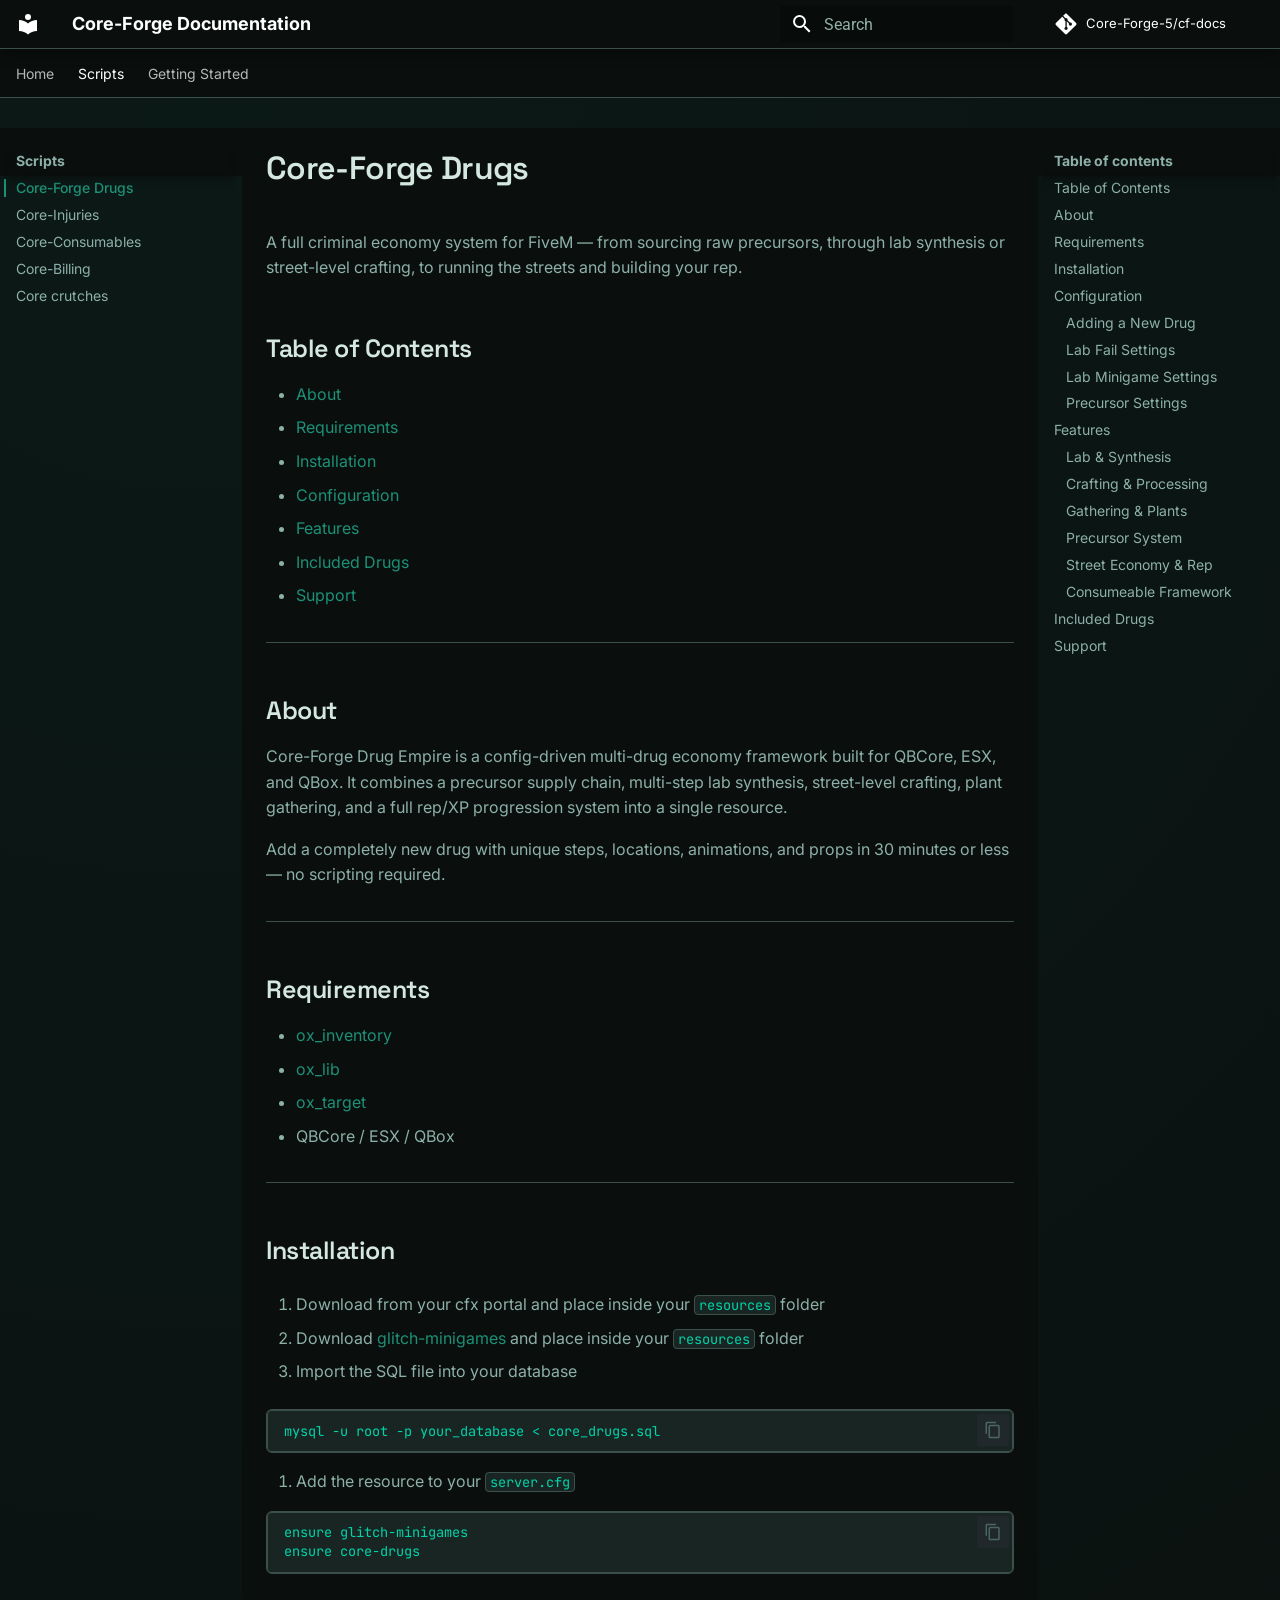
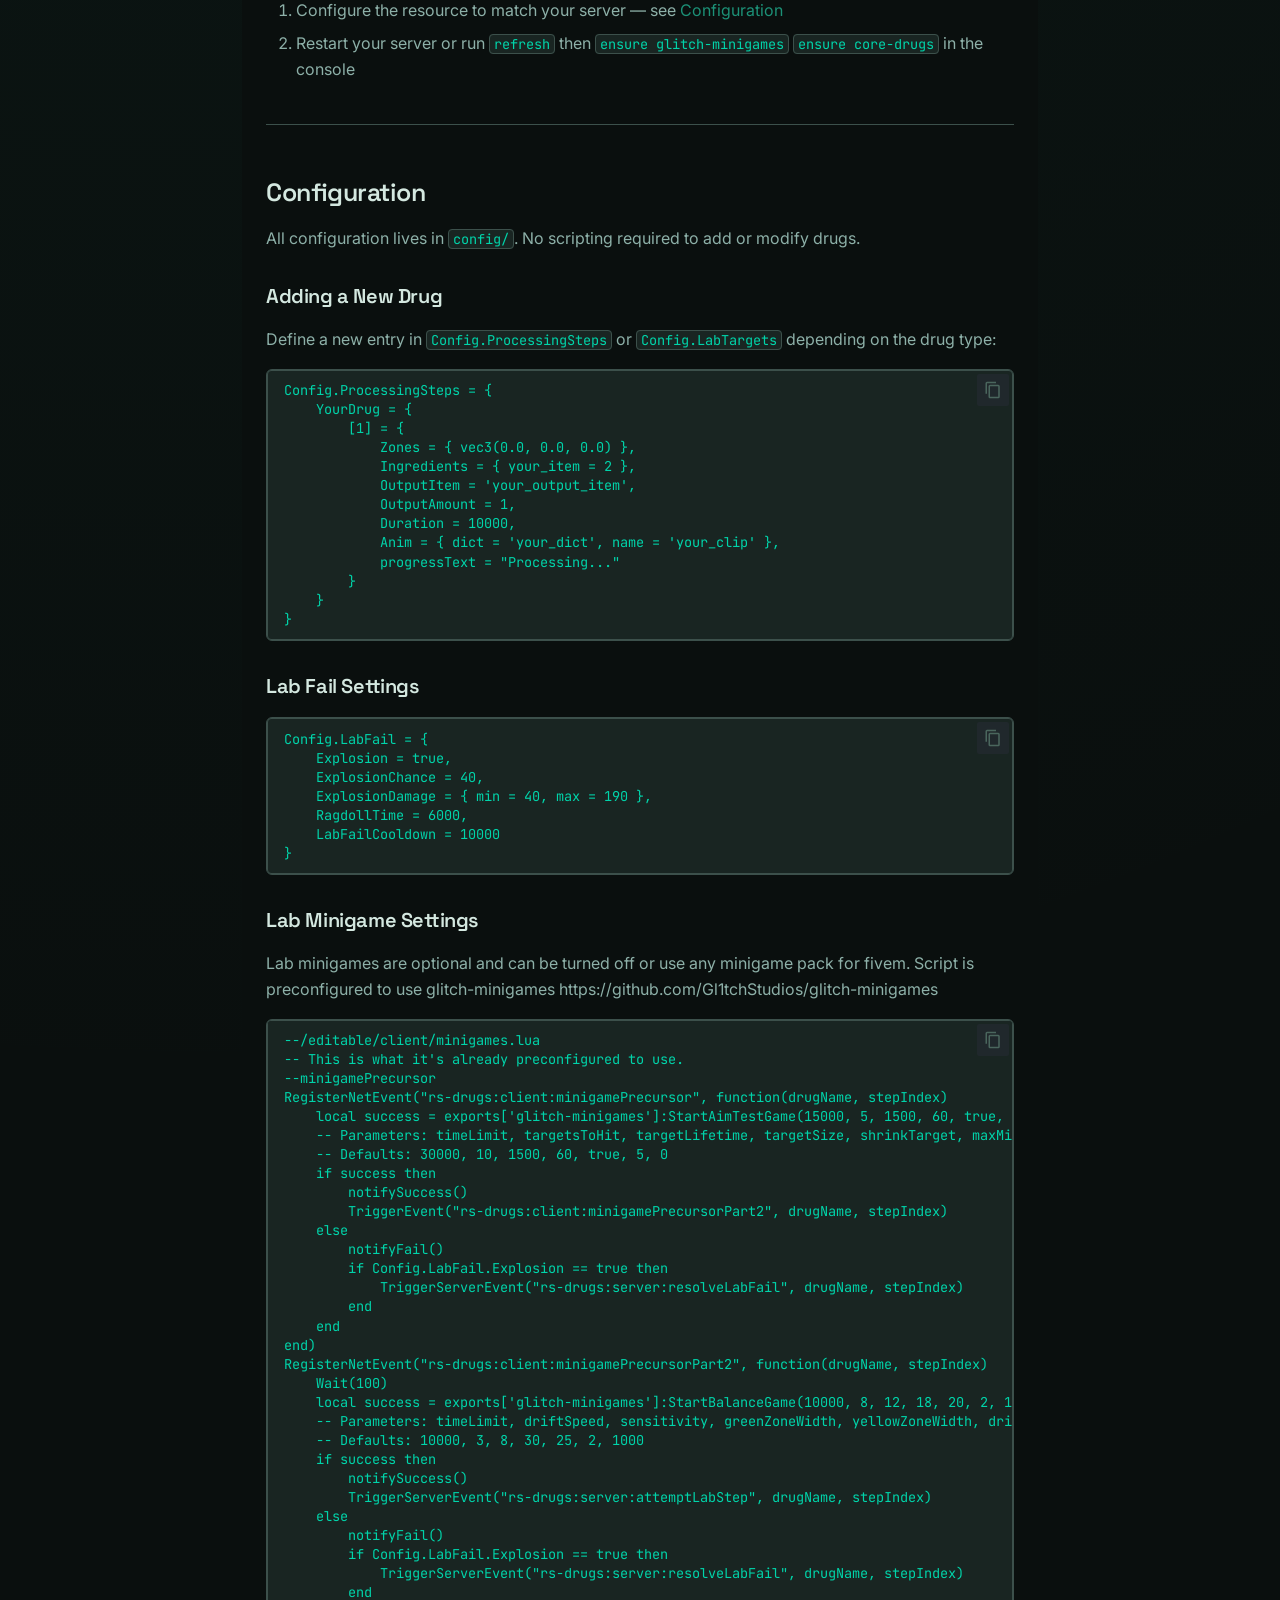
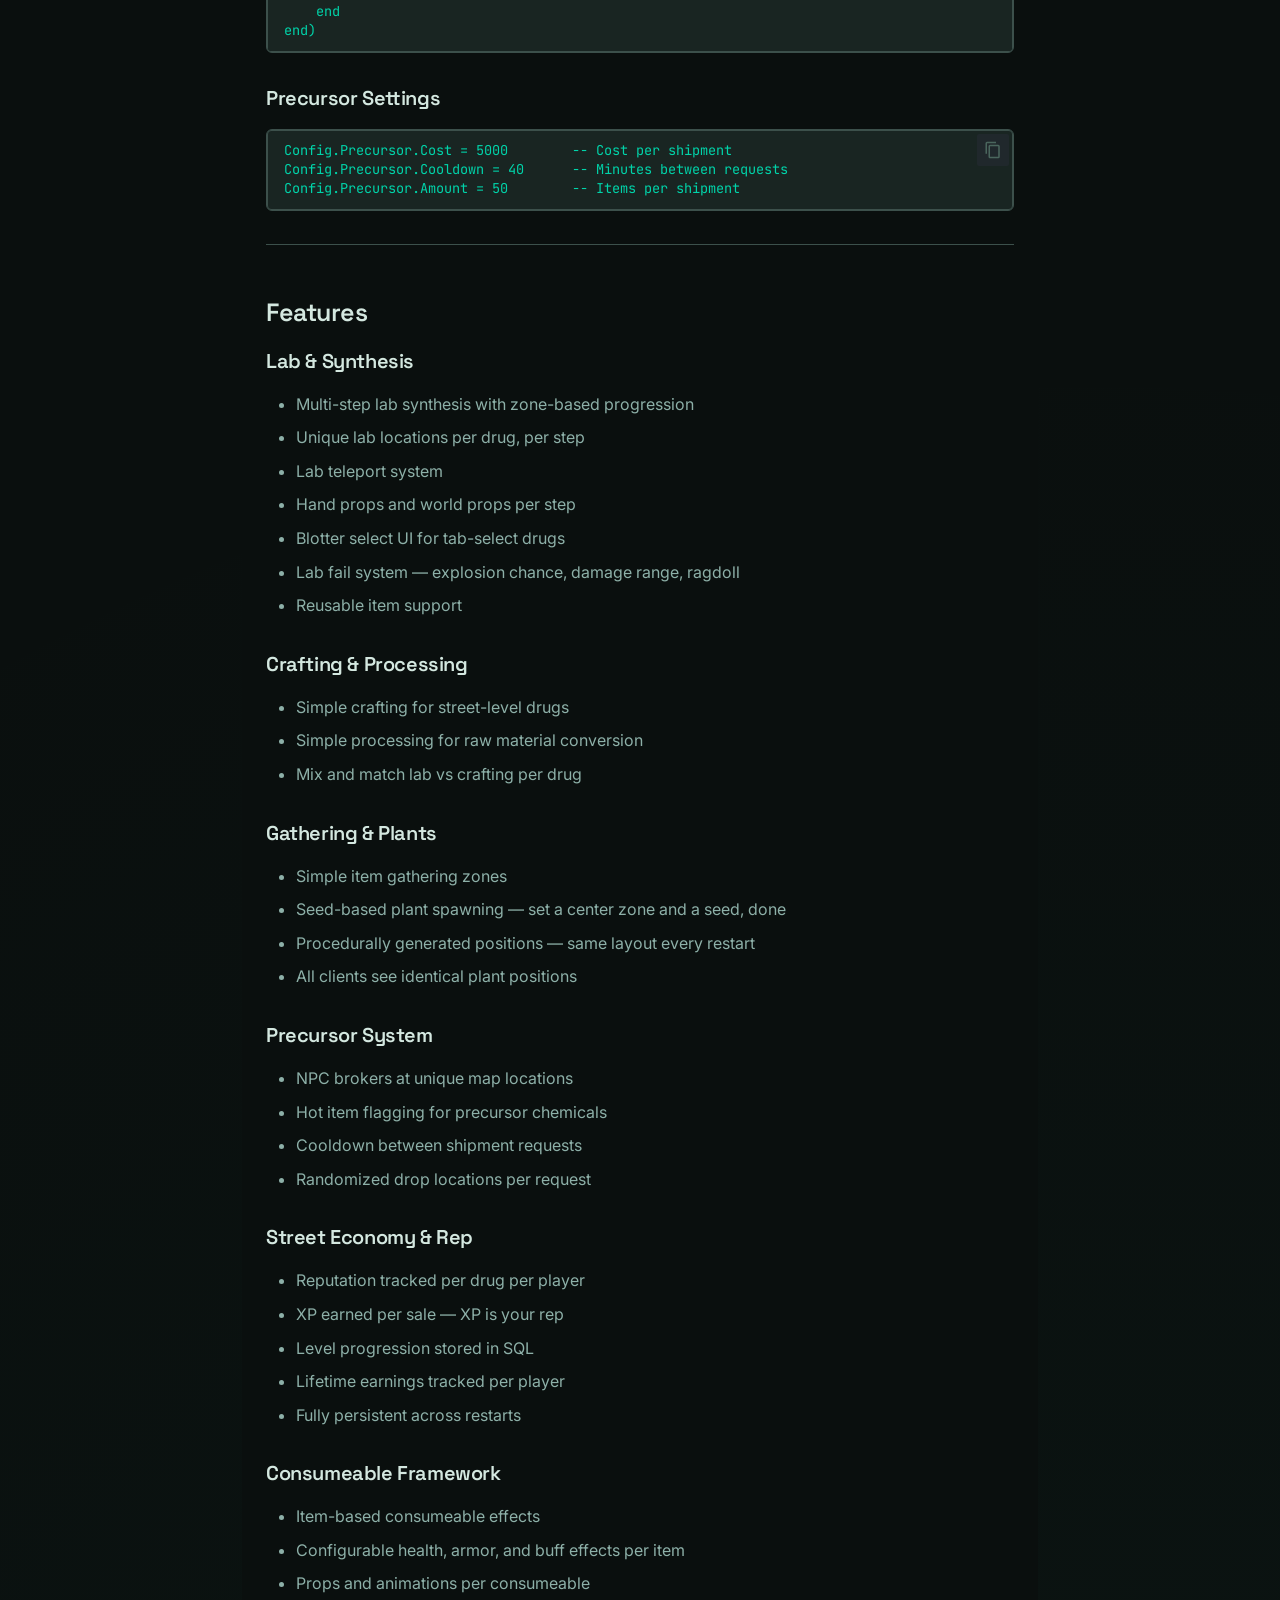
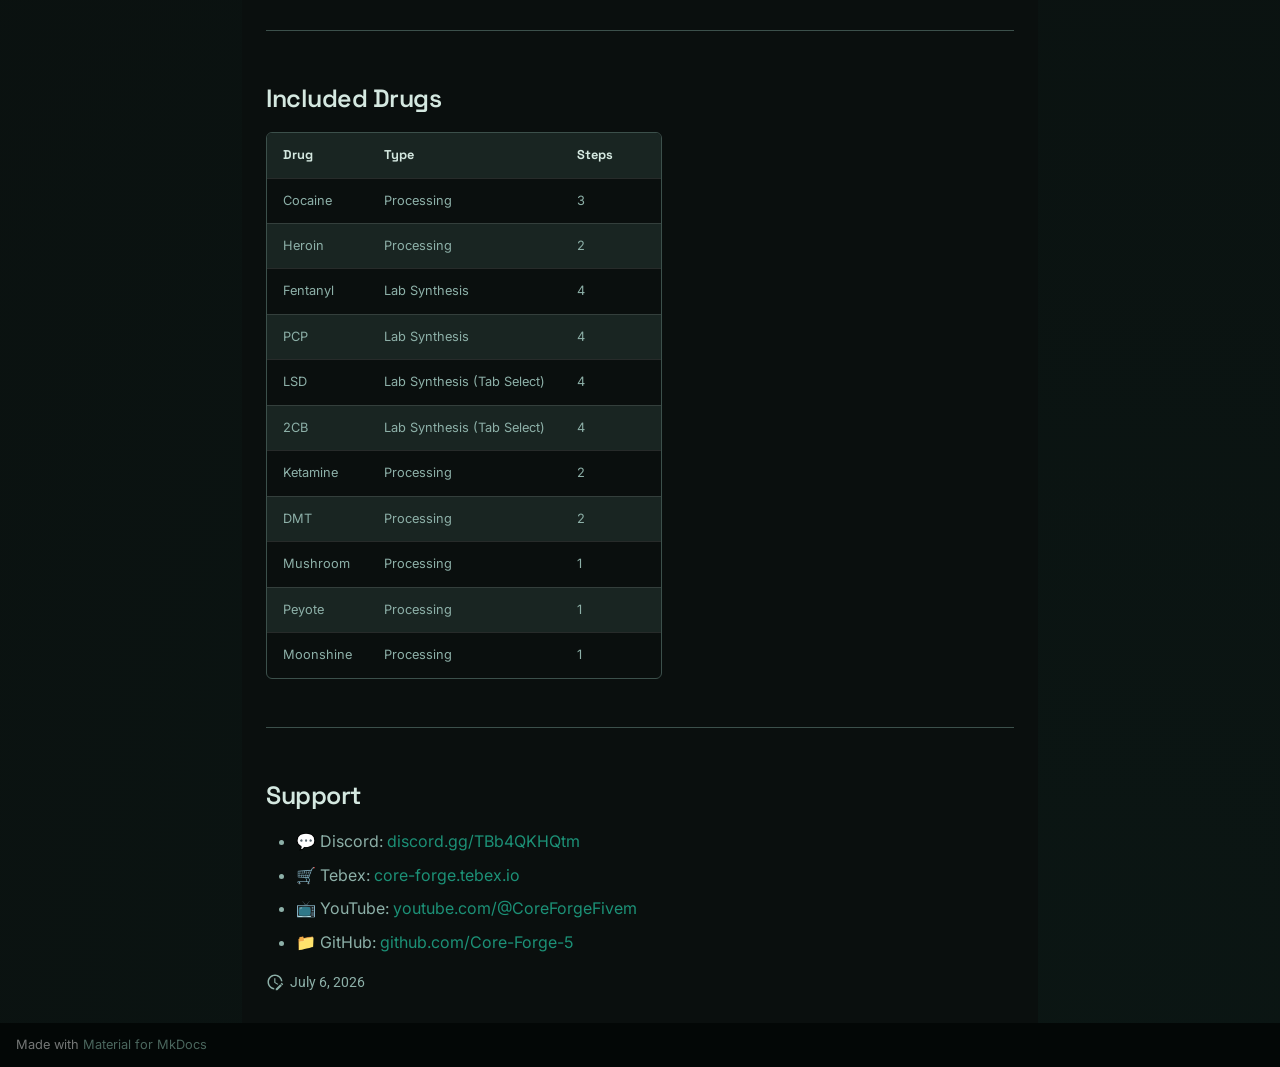
<file: site/coreforge-drugs/index.html>
<!doctype html>
<html lang="en" class="no-js">
  <head>
    
      <meta charset="utf-8">
      <meta name="viewport" content="width=device-width,initial-scale=1">
      
        <meta name="description" content="Premium FiveM Scripts for QBCore, QBox & ESX">
      
      
      
        <link rel="canonical" href="https://core-forge-5.github.io/cf-docs/coreforge-drugs/">
      
      
        <link rel="prev" href="..">
      
      
        <link rel="next" href="../core-injuries/">
      
      
        
      
      
      <link rel="icon" href="../assets/images/favicon.png">
      <meta name="generator" content="mkdocs-1.6.1, mkdocs-material-9.7.6">
    
    
      
        <title>Core-Forge Drugs - Core-Forge Documentation</title>
      
    
    
      <link rel="stylesheet" href="../assets/stylesheets/main.484c7ddc.min.css">
      
        
        <link rel="stylesheet" href="../assets/stylesheets/palette.ab4e12ef.min.css">
      
      


    
    
      
    
    
      
        
        
        <link rel="preconnect" href="https://fonts.gstatic.com" crossorigin>
        <link rel="stylesheet" href="https://fonts.googleapis.com/css?family=Roboto:300,300i,400,400i,700,700i%7CRoboto+Mono:400,400i,700,700i&display=fallback">
        <style>:root{--md-text-font:"Roboto";--md-code-font:"Roboto Mono"}</style>
      
    
    
      <link rel="stylesheet" href="../stylesheets/extra.css">
    
    <script>__md_scope=new URL("..",location),__md_hash=e=>[...e].reduce(((e,_)=>(e<<5)-e+_.charCodeAt(0)),0),__md_get=(e,_=localStorage,t=__md_scope)=>JSON.parse(_.getItem(t.pathname+"."+e)),__md_set=(e,_,t=localStorage,a=__md_scope)=>{try{t.setItem(a.pathname+"."+e,JSON.stringify(_))}catch(e){}}</script>
    
      

    
    
  </head>
  
  
    
    
      
    
    
    
    
    <body dir="ltr" data-md-color-scheme="slate" data-md-color-primary="custom" data-md-color-accent="custom">
  
    
    <input class="md-toggle" data-md-toggle="drawer" type="checkbox" id="__drawer" autocomplete="off">
    <input class="md-toggle" data-md-toggle="search" type="checkbox" id="__search" autocomplete="off">
    <label class="md-overlay" for="__drawer"></label>
    <div data-md-component="skip">
      
        
        <a href="#core-forge-drugs" class="md-skip">
          Skip to content
        </a>
      
    </div>
    <div data-md-component="announce">
      
    </div>
    
    
      

<header class="md-header" data-md-component="header">
  <nav class="md-header__inner md-grid" aria-label="Header">
    <a href=".." title="Core-Forge Documentation" class="md-header__button md-logo" aria-label="Core-Forge Documentation" data-md-component="logo">
      
  
  <svg xmlns="http://www.w3.org/2000/svg" viewBox="0 0 24 24"><path d="M12 8a3 3 0 0 0 3-3 3 3 0 0 0-3-3 3 3 0 0 0-3 3 3 3 0 0 0 3 3m0 3.54C9.64 9.35 6.5 8 3 8v11c3.5 0 6.64 1.35 9 3.54 2.36-2.19 5.5-3.54 9-3.54V8c-3.5 0-6.64 1.35-9 3.54"/></svg>

    </a>
    <label class="md-header__button md-icon" for="__drawer">
      
      <svg xmlns="http://www.w3.org/2000/svg" viewBox="0 0 24 24"><path d="M3 6h18v2H3zm0 5h18v2H3zm0 5h18v2H3z"/></svg>
    </label>
    <div class="md-header__title" data-md-component="header-title">
      <div class="md-header__ellipsis">
        <div class="md-header__topic">
          <span class="md-ellipsis">
            Core-Forge Documentation
          </span>
        </div>
        <div class="md-header__topic" data-md-component="header-topic">
          <span class="md-ellipsis">
            
              Core-Forge Drugs
            
          </span>
        </div>
      </div>
    </div>
    
      
        <form class="md-header__option" data-md-component="palette">
  
    
    
    
    <input class="md-option" data-md-color-media="" data-md-color-scheme="slate" data-md-color-primary="custom" data-md-color-accent="custom"  aria-hidden="true"  type="radio" name="__palette" id="__palette_0">
    
  
</form>
      
    
    
      <script>var palette=__md_get("__palette");if(palette&&palette.color){if("(prefers-color-scheme)"===palette.color.media){var media=matchMedia("(prefers-color-scheme: light)"),input=document.querySelector(media.matches?"[data-md-color-media='(prefers-color-scheme: light)']":"[data-md-color-media='(prefers-color-scheme: dark)']");palette.color.media=input.getAttribute("data-md-color-media"),palette.color.scheme=input.getAttribute("data-md-color-scheme"),palette.color.primary=input.getAttribute("data-md-color-primary"),palette.color.accent=input.getAttribute("data-md-color-accent")}for(var[key,value]of Object.entries(palette.color))document.body.setAttribute("data-md-color-"+key,value)}</script>
    
    
    
      
      
        <label class="md-header__button md-icon" for="__search">
          
          <svg xmlns="http://www.w3.org/2000/svg" viewBox="0 0 24 24"><path d="M9.5 3A6.5 6.5 0 0 1 16 9.5c0 1.61-.59 3.09-1.56 4.23l.27.27h.79l5 5-1.5 1.5-5-5v-.79l-.27-.27A6.52 6.52 0 0 1 9.5 16 6.5 6.5 0 0 1 3 9.5 6.5 6.5 0 0 1 9.5 3m0 2C7 5 5 7 5 9.5S7 14 9.5 14 14 12 14 9.5 12 5 9.5 5"/></svg>
        </label>
        <div class="md-search" data-md-component="search" role="dialog">
  <label class="md-search__overlay" for="__search"></label>
  <div class="md-search__inner" role="search">
    <form class="md-search__form" name="search">
      <input type="text" class="md-search__input" name="query" aria-label="Search" placeholder="Search" autocapitalize="off" autocorrect="off" autocomplete="off" spellcheck="false" data-md-component="search-query" required>
      <label class="md-search__icon md-icon" for="__search">
        
        <svg xmlns="http://www.w3.org/2000/svg" viewBox="0 0 24 24"><path d="M9.5 3A6.5 6.5 0 0 1 16 9.5c0 1.61-.59 3.09-1.56 4.23l.27.27h.79l5 5-1.5 1.5-5-5v-.79l-.27-.27A6.52 6.52 0 0 1 9.5 16 6.5 6.5 0 0 1 3 9.5 6.5 6.5 0 0 1 9.5 3m0 2C7 5 5 7 5 9.5S7 14 9.5 14 14 12 14 9.5 12 5 9.5 5"/></svg>
        
        <svg xmlns="http://www.w3.org/2000/svg" viewBox="0 0 24 24"><path d="M20 11v2H8l5.5 5.5-1.42 1.42L4.16 12l7.92-7.92L13.5 5.5 8 11z"/></svg>
      </label>
      <nav class="md-search__options" aria-label="Search">
        
        <button type="reset" class="md-search__icon md-icon" title="Clear" aria-label="Clear" tabindex="-1">
          
          <svg xmlns="http://www.w3.org/2000/svg" viewBox="0 0 24 24"><path d="M19 6.41 17.59 5 12 10.59 6.41 5 5 6.41 10.59 12 5 17.59 6.41 19 12 13.41 17.59 19 19 17.59 13.41 12z"/></svg>
        </button>
      </nav>
      
        <div class="md-search__suggest" data-md-component="search-suggest"></div>
      
    </form>
    <div class="md-search__output">
      <div class="md-search__scrollwrap" tabindex="0" data-md-scrollfix>
        <div class="md-search-result" data-md-component="search-result">
          <div class="md-search-result__meta">
            Initializing search
          </div>
          <ol class="md-search-result__list" role="presentation"></ol>
        </div>
      </div>
    </div>
  </div>
</div>
      
    
    
      <div class="md-header__source">
        <a href="https://github.com/Core-Forge-5/cf-docs" title="Go to repository" class="md-source" data-md-component="source">
  <div class="md-source__icon md-icon">
    
    <svg xmlns="http://www.w3.org/2000/svg" viewBox="0 0 448 512"><!--! Font Awesome Free 7.1.0 by @fontawesome - https://fontawesome.com License - https://fontawesome.com/license/free (Icons: CC BY 4.0, Fonts: SIL OFL 1.1, Code: MIT License) Copyright 2025 Fonticons, Inc.--><path d="M439.6 236.1 244 40.5c-5.4-5.5-12.8-8.5-20.4-8.5s-15 3-20.4 8.4L162.5 81l51.5 51.5c27.1-9.1 52.7 16.8 43.4 43.7l49.7 49.7c34.2-11.8 61.2 31 35.5 56.7-26.5 26.5-70.2-2.9-56-37.3L240.3 199v121.9c25.3 12.5 22.3 41.8 9.1 55-6.4 6.4-15.2 10.1-24.3 10.1s-17.8-3.6-24.3-10.1c-17.6-17.6-11.1-46.9 11.2-56v-123c-20.8-8.5-24.6-30.7-18.6-45L142.6 101 8.5 235.1C3 240.6 0 247.9 0 255.5s3 15 8.5 20.4l195.6 195.7c5.4 5.4 12.7 8.4 20.4 8.4s15-3 20.4-8.4l194.7-194.7c5.4-5.4 8.4-12.8 8.4-20.4s-3-15-8.4-20.4"/></svg>
  </div>
  <div class="md-source__repository">
    Core-Forge-5/cf-docs
  </div>
</a>
      </div>
    
  </nav>
  
</header>
    
    <div class="md-container" data-md-component="container">
      
      
        
          
            
<nav class="md-tabs" aria-label="Tabs" data-md-component="tabs">
  <div class="md-grid">
    <ul class="md-tabs__list">
      
        
  
  
  
  
    <li class="md-tabs__item">
      <a href=".." class="md-tabs__link">
        
  
  
    
  
  Home

      </a>
    </li>
  

      
        
  
  
  
    
  
  
    
    
      <li class="md-tabs__item md-tabs__item--active">
        <a href="./" class="md-tabs__link">
          
  
  
    
  
  Scripts

        </a>
      </li>
    
  

      
        
  
  
  
  
    <li class="md-tabs__item">
      <a href="../getting-started/" class="md-tabs__link">
        
  
  
    
  
  Getting Started

      </a>
    </li>
  

      
    </ul>
  </div>
</nav>
          
        
      
      <main class="md-main" data-md-component="main">
        <div class="md-main__inner md-grid">
          
            
              
              <div class="md-sidebar md-sidebar--primary" data-md-component="sidebar" data-md-type="navigation" >
                <div class="md-sidebar__scrollwrap">
                  <div class="md-sidebar__inner">
                    


  


<nav class="md-nav md-nav--primary md-nav--lifted" aria-label="Navigation" data-md-level="0">
  <label class="md-nav__title" for="__drawer">
    <a href=".." title="Core-Forge Documentation" class="md-nav__button md-logo" aria-label="Core-Forge Documentation" data-md-component="logo">
      
  
  <svg xmlns="http://www.w3.org/2000/svg" viewBox="0 0 24 24"><path d="M12 8a3 3 0 0 0 3-3 3 3 0 0 0-3-3 3 3 0 0 0-3 3 3 3 0 0 0 3 3m0 3.54C9.64 9.35 6.5 8 3 8v11c3.5 0 6.64 1.35 9 3.54 2.36-2.19 5.5-3.54 9-3.54V8c-3.5 0-6.64 1.35-9 3.54"/></svg>

    </a>
    Core-Forge Documentation
  </label>
  
    <div class="md-nav__source">
      <a href="https://github.com/Core-Forge-5/cf-docs" title="Go to repository" class="md-source" data-md-component="source">
  <div class="md-source__icon md-icon">
    
    <svg xmlns="http://www.w3.org/2000/svg" viewBox="0 0 448 512"><!--! Font Awesome Free 7.1.0 by @fontawesome - https://fontawesome.com License - https://fontawesome.com/license/free (Icons: CC BY 4.0, Fonts: SIL OFL 1.1, Code: MIT License) Copyright 2025 Fonticons, Inc.--><path d="M439.6 236.1 244 40.5c-5.4-5.5-12.8-8.5-20.4-8.5s-15 3-20.4 8.4L162.5 81l51.5 51.5c27.1-9.1 52.7 16.8 43.4 43.7l49.7 49.7c34.2-11.8 61.2 31 35.5 56.7-26.5 26.5-70.2-2.9-56-37.3L240.3 199v121.9c25.3 12.5 22.3 41.8 9.1 55-6.4 6.4-15.2 10.1-24.3 10.1s-17.8-3.6-24.3-10.1c-17.6-17.6-11.1-46.9 11.2-56v-123c-20.8-8.5-24.6-30.7-18.6-45L142.6 101 8.5 235.1C3 240.6 0 247.9 0 255.5s3 15 8.5 20.4l195.6 195.7c5.4 5.4 12.7 8.4 20.4 8.4s15-3 20.4-8.4l194.7-194.7c5.4-5.4 8.4-12.8 8.4-20.4s-3-15-8.4-20.4"/></svg>
  </div>
  <div class="md-source__repository">
    Core-Forge-5/cf-docs
  </div>
</a>
    </div>
  
  <ul class="md-nav__list" data-md-scrollfix>
    
      
      
  
  
  
  
    <li class="md-nav__item">
      <a href=".." class="md-nav__link">
        
  
  
  <span class="md-ellipsis">
    
  
    Home
  

    
  </span>
  
  

      </a>
    </li>
  

    
      
      
  
  
    
  
  
  
    
    
      
        
      
        
      
        
      
        
      
        
      
    
    
    
      
        
        
      
      
        
      
    
    
    <li class="md-nav__item md-nav__item--active md-nav__item--section md-nav__item--nested">
      
        
        
        <input class="md-nav__toggle md-toggle " type="checkbox" id="__nav_2" checked>
        
          
          <label class="md-nav__link" for="__nav_2" id="__nav_2_label" tabindex="">
            
  
  
  <span class="md-ellipsis">
    
  
    Scripts
  

    
  </span>
  
  

            <span class="md-nav__icon md-icon"></span>
          </label>
        
        <nav class="md-nav" data-md-level="1" aria-labelledby="__nav_2_label" aria-expanded="true">
          <label class="md-nav__title" for="__nav_2">
            <span class="md-nav__icon md-icon"></span>
            
  
    Scripts
  

          </label>
          <ul class="md-nav__list" data-md-scrollfix>
            
              
                
  
  
    
  
  
  
    <li class="md-nav__item md-nav__item--active">
      
      <input class="md-nav__toggle md-toggle" type="checkbox" id="__toc">
      
      
        
      
      
        <label class="md-nav__link md-nav__link--active" for="__toc">
          
  
  
  <span class="md-ellipsis">
    
  
    Core-Forge Drugs
  

    
  </span>
  
  

          <span class="md-nav__icon md-icon"></span>
        </label>
      
      <a href="./" class="md-nav__link md-nav__link--active">
        
  
  
  <span class="md-ellipsis">
    
  
    Core-Forge Drugs
  

    
  </span>
  
  

      </a>
      
        

<nav class="md-nav md-nav--secondary" aria-label="Table of contents">
  
  
  
    
  
  
    <label class="md-nav__title" for="__toc">
      <span class="md-nav__icon md-icon"></span>
      Table of contents
    </label>
    <ul class="md-nav__list" data-md-component="toc" data-md-scrollfix>
      
        <li class="md-nav__item">
  <a href="#table-of-contents" class="md-nav__link">
    <span class="md-ellipsis">
      
        Table of Contents
      
    </span>
  </a>
  
</li>
      
        <li class="md-nav__item">
  <a href="#about" class="md-nav__link">
    <span class="md-ellipsis">
      
        About
      
    </span>
  </a>
  
</li>
      
        <li class="md-nav__item">
  <a href="#requirements" class="md-nav__link">
    <span class="md-ellipsis">
      
        Requirements
      
    </span>
  </a>
  
</li>
      
        <li class="md-nav__item">
  <a href="#installation" class="md-nav__link">
    <span class="md-ellipsis">
      
        Installation
      
    </span>
  </a>
  
</li>
      
        <li class="md-nav__item">
  <a href="#configuration" class="md-nav__link">
    <span class="md-ellipsis">
      
        Configuration
      
    </span>
  </a>
  
    <nav class="md-nav" aria-label="Configuration">
      <ul class="md-nav__list">
        
          <li class="md-nav__item">
  <a href="#adding-a-new-drug" class="md-nav__link">
    <span class="md-ellipsis">
      
        Adding a New Drug
      
    </span>
  </a>
  
</li>
        
          <li class="md-nav__item">
  <a href="#lab-fail-settings" class="md-nav__link">
    <span class="md-ellipsis">
      
        Lab Fail Settings
      
    </span>
  </a>
  
</li>
        
          <li class="md-nav__item">
  <a href="#lab-minigame-settings" class="md-nav__link">
    <span class="md-ellipsis">
      
        Lab Minigame Settings
      
    </span>
  </a>
  
</li>
        
          <li class="md-nav__item">
  <a href="#precursor-settings" class="md-nav__link">
    <span class="md-ellipsis">
      
        Precursor Settings
      
    </span>
  </a>
  
</li>
        
      </ul>
    </nav>
  
</li>
      
        <li class="md-nav__item">
  <a href="#features" class="md-nav__link">
    <span class="md-ellipsis">
      
        Features
      
    </span>
  </a>
  
    <nav class="md-nav" aria-label="Features">
      <ul class="md-nav__list">
        
          <li class="md-nav__item">
  <a href="#lab-synthesis" class="md-nav__link">
    <span class="md-ellipsis">
      
        Lab &amp; Synthesis
      
    </span>
  </a>
  
</li>
        
          <li class="md-nav__item">
  <a href="#crafting-processing" class="md-nav__link">
    <span class="md-ellipsis">
      
        Crafting &amp; Processing
      
    </span>
  </a>
  
</li>
        
          <li class="md-nav__item">
  <a href="#gathering-plants" class="md-nav__link">
    <span class="md-ellipsis">
      
        Gathering &amp; Plants
      
    </span>
  </a>
  
</li>
        
          <li class="md-nav__item">
  <a href="#precursor-system" class="md-nav__link">
    <span class="md-ellipsis">
      
        Precursor System
      
    </span>
  </a>
  
</li>
        
          <li class="md-nav__item">
  <a href="#street-economy-rep" class="md-nav__link">
    <span class="md-ellipsis">
      
        Street Economy &amp; Rep
      
    </span>
  </a>
  
</li>
        
          <li class="md-nav__item">
  <a href="#consumeable-framework" class="md-nav__link">
    <span class="md-ellipsis">
      
        Consumeable Framework
      
    </span>
  </a>
  
</li>
        
      </ul>
    </nav>
  
</li>
      
        <li class="md-nav__item">
  <a href="#included-drugs" class="md-nav__link">
    <span class="md-ellipsis">
      
        Included Drugs
      
    </span>
  </a>
  
</li>
      
        <li class="md-nav__item">
  <a href="#support" class="md-nav__link">
    <span class="md-ellipsis">
      
        Support
      
    </span>
  </a>
  
</li>
      
    </ul>
  
</nav>
      
    </li>
  

              
            
              
                
  
  
  
  
    <li class="md-nav__item">
      <a href="../core-injuries/" class="md-nav__link">
        
  
  
  <span class="md-ellipsis">
    
  
    Core-Injuries
  

    
  </span>
  
  

      </a>
    </li>
  

              
            
              
                
  
  
  
  
    <li class="md-nav__item">
      <a href="../core-consumables/" class="md-nav__link">
        
  
  
  <span class="md-ellipsis">
    
  
    Core-Consumables
  

    
  </span>
  
  

      </a>
    </li>
  

              
            
              
                
  
  
  
  
    <li class="md-nav__item">
      <a href="../core-billing/" class="md-nav__link">
        
  
  
  <span class="md-ellipsis">
    
  
    Core-Billing
  

    
  </span>
  
  

      </a>
    </li>
  

              
            
              
                
  
  
  
  
    <li class="md-nav__item">
      <a href="../core-crutches/" class="md-nav__link">
        
  
  
  <span class="md-ellipsis">
    
  
    Core crutches
  

    
  </span>
  
  

      </a>
    </li>
  

              
            
          </ul>
        </nav>
      
    </li>
  

    
      
      
  
  
  
  
    <li class="md-nav__item">
      <a href="../getting-started/" class="md-nav__link">
        
  
  
  <span class="md-ellipsis">
    
  
    Getting Started
  

    
  </span>
  
  

      </a>
    </li>
  

    
  </ul>
</nav>
                  </div>
                </div>
              </div>
            
            
              
              <div class="md-sidebar md-sidebar--secondary" data-md-component="sidebar" data-md-type="toc" >
                <div class="md-sidebar__scrollwrap">
                  <div class="md-sidebar__inner">
                    

<nav class="md-nav md-nav--secondary" aria-label="Table of contents">
  
  
  
    
  
  
    <label class="md-nav__title" for="__toc">
      <span class="md-nav__icon md-icon"></span>
      Table of contents
    </label>
    <ul class="md-nav__list" data-md-component="toc" data-md-scrollfix>
      
        <li class="md-nav__item">
  <a href="#table-of-contents" class="md-nav__link">
    <span class="md-ellipsis">
      
        Table of Contents
      
    </span>
  </a>
  
</li>
      
        <li class="md-nav__item">
  <a href="#about" class="md-nav__link">
    <span class="md-ellipsis">
      
        About
      
    </span>
  </a>
  
</li>
      
        <li class="md-nav__item">
  <a href="#requirements" class="md-nav__link">
    <span class="md-ellipsis">
      
        Requirements
      
    </span>
  </a>
  
</li>
      
        <li class="md-nav__item">
  <a href="#installation" class="md-nav__link">
    <span class="md-ellipsis">
      
        Installation
      
    </span>
  </a>
  
</li>
      
        <li class="md-nav__item">
  <a href="#configuration" class="md-nav__link">
    <span class="md-ellipsis">
      
        Configuration
      
    </span>
  </a>
  
    <nav class="md-nav" aria-label="Configuration">
      <ul class="md-nav__list">
        
          <li class="md-nav__item">
  <a href="#adding-a-new-drug" class="md-nav__link">
    <span class="md-ellipsis">
      
        Adding a New Drug
      
    </span>
  </a>
  
</li>
        
          <li class="md-nav__item">
  <a href="#lab-fail-settings" class="md-nav__link">
    <span class="md-ellipsis">
      
        Lab Fail Settings
      
    </span>
  </a>
  
</li>
        
          <li class="md-nav__item">
  <a href="#lab-minigame-settings" class="md-nav__link">
    <span class="md-ellipsis">
      
        Lab Minigame Settings
      
    </span>
  </a>
  
</li>
        
          <li class="md-nav__item">
  <a href="#precursor-settings" class="md-nav__link">
    <span class="md-ellipsis">
      
        Precursor Settings
      
    </span>
  </a>
  
</li>
        
      </ul>
    </nav>
  
</li>
      
        <li class="md-nav__item">
  <a href="#features" class="md-nav__link">
    <span class="md-ellipsis">
      
        Features
      
    </span>
  </a>
  
    <nav class="md-nav" aria-label="Features">
      <ul class="md-nav__list">
        
          <li class="md-nav__item">
  <a href="#lab-synthesis" class="md-nav__link">
    <span class="md-ellipsis">
      
        Lab &amp; Synthesis
      
    </span>
  </a>
  
</li>
        
          <li class="md-nav__item">
  <a href="#crafting-processing" class="md-nav__link">
    <span class="md-ellipsis">
      
        Crafting &amp; Processing
      
    </span>
  </a>
  
</li>
        
          <li class="md-nav__item">
  <a href="#gathering-plants" class="md-nav__link">
    <span class="md-ellipsis">
      
        Gathering &amp; Plants
      
    </span>
  </a>
  
</li>
        
          <li class="md-nav__item">
  <a href="#precursor-system" class="md-nav__link">
    <span class="md-ellipsis">
      
        Precursor System
      
    </span>
  </a>
  
</li>
        
          <li class="md-nav__item">
  <a href="#street-economy-rep" class="md-nav__link">
    <span class="md-ellipsis">
      
        Street Economy &amp; Rep
      
    </span>
  </a>
  
</li>
        
          <li class="md-nav__item">
  <a href="#consumeable-framework" class="md-nav__link">
    <span class="md-ellipsis">
      
        Consumeable Framework
      
    </span>
  </a>
  
</li>
        
      </ul>
    </nav>
  
</li>
      
        <li class="md-nav__item">
  <a href="#included-drugs" class="md-nav__link">
    <span class="md-ellipsis">
      
        Included Drugs
      
    </span>
  </a>
  
</li>
      
        <li class="md-nav__item">
  <a href="#support" class="md-nav__link">
    <span class="md-ellipsis">
      
        Support
      
    </span>
  </a>
  
</li>
      
    </ul>
  
</nav>
                  </div>
                </div>
              </div>
            
          
          
            <div class="md-content" data-md-component="content">
              
              <article class="md-content__inner md-typeset">
                
                  


  
  


<h1 id="core-forge-drugs">Core-Forge Drugs</h1>
<p>A full criminal economy system for FiveM — from sourcing raw precursors, through lab synthesis or street-level crafting, to running the streets and building your rep.</p>
<h2 id="table-of-contents">Table of Contents</h2>
<ul>
<li><a href="#about">About</a></li>
<li><a href="#requirements">Requirements</a></li>
<li><a href="#installation">Installation</a></li>
<li><a href="#configuration">Configuration</a></li>
<li><a href="#features">Features</a></li>
<li><a href="#included-drugs">Included Drugs</a></li>
<li><a href="#support">Support</a></li>
</ul>
<hr />
<h2 id="about">About</h2>
<p>Core-Forge Drug Empire is a config-driven multi-drug economy framework built for QBCore, ESX, and QBox. It combines a precursor supply chain, multi-step lab synthesis, street-level crafting, plant gathering, and a full rep/XP progression system into a single resource.</p>
<p>Add a completely new drug with unique steps, locations, animations, and props in 30 minutes or less — no scripting required.</p>
<hr />
<h2 id="requirements">Requirements</h2>
<ul>
<li><a href="https://github.com/overextended/ox_inventory">ox_inventory</a></li>
<li><a href="https://github.com/overextended/ox_lib">ox_lib</a></li>
<li><a href="https://github.com/overextended/ox_target">ox_target</a></li>
<li>QBCore / ESX / QBox</li>
</ul>
<hr />
<h2 id="installation">Installation</h2>
<ol>
<li>
<p>Download from your cfx portal and place inside your <code>resources</code> folder </p>
</li>
<li>
<p>Download <a href="https://github.com/Gl1tchStudios/glitch-minigames">glitch-minigames</a> and place inside your <code>resources</code> folder</p>
</li>
<li>
<p>Import the SQL file into your database</p>
</li>
</ol>
<pre><code class="language-bash">mysql -u root -p your_database &lt; core_drugs.sql
</code></pre>
<ol>
<li>Add the resource to your <code>server.cfg</code></li>
</ol>
<pre><code>ensure glitch-minigames
ensure core-drugs
</code></pre>
<ol>
<li>
<p>Configure the resource to match your server — see <a href="#configuration">Configuration</a></p>
</li>
<li>
<p>Restart your server or run <code>refresh</code> then <code>ensure glitch-minigames</code> <code>ensure core-drugs</code> in the console</p>
</li>
</ol>
<hr />
<h2 id="configuration">Configuration</h2>
<p>All configuration lives in <code>config/</code>. No scripting required to add or modify drugs.</p>
<h3 id="adding-a-new-drug">Adding a New Drug</h3>
<p>Define a new entry in <code>Config.ProcessingSteps</code> or <code>Config.LabTargets</code> depending on the drug type:</p>
<pre><code class="language-lua">Config.ProcessingSteps = {
    YourDrug = {
        [1] = {
            Zones = { vec3(0.0, 0.0, 0.0) },
            Ingredients = { your_item = 2 },
            OutputItem = 'your_output_item',
            OutputAmount = 1,
            Duration = 10000,
            Anim = { dict = 'your_dict', name = 'your_clip' },
            progressText = &quot;Processing...&quot;
        }
    }
}
</code></pre>
<h3 id="lab-fail-settings">Lab Fail Settings</h3>
<pre><code class="language-lua">Config.LabFail = {
    Explosion = true,
    ExplosionChance = 40,
    ExplosionDamage = { min = 40, max = 190 },
    RagdollTime = 6000,
    LabFailCooldown = 10000
}
</code></pre>
<h3 id="lab-minigame-settings">Lab Minigame Settings</h3>
<p>Lab minigames are optional and can be turned off or use any minigame pack for fivem.
Script is preconfigured to use glitch-minigames https://github.com/Gl1tchStudios/glitch-minigames</p>
<pre><code class="language-lua">--/editable/client/minigames.lua
-- This is what it's already preconfigured to use.
--minigamePrecursor
RegisterNetEvent(&quot;rs-drugs:client:minigamePrecursor&quot;, function(drugName, stepIndex)
    local success = exports['glitch-minigames']:StartAimTestGame(15000, 5, 1500, 60, true, 2, 0)
    -- Parameters: timeLimit, targetsToHit, targetLifetime, targetSize, shrinkTarget, maxMisses, timePenalty
    -- Defaults: 30000, 10, 1500, 60, true, 5, 0
    if success then
        notifySuccess()
        TriggerEvent(&quot;rs-drugs:client:minigamePrecursorPart2&quot;, drugName, stepIndex)
    else
        notifyFail()
        if Config.LabFail.Explosion == true then
            TriggerServerEvent(&quot;rs-drugs:server:resolveLabFail&quot;, drugName, stepIndex)
        end
    end
end)
RegisterNetEvent(&quot;rs-drugs:client:minigamePrecursorPart2&quot;, function(drugName, stepIndex)
    Wait(100)
    local success = exports['glitch-minigames']:StartBalanceGame(10000, 8, 12, 18, 20, 2, 1000)
    -- Parameters: timeLimit, driftSpeed, sensitivity, greenZoneWidth, yellowZoneWidth, driftRandomness, maxDangerTime
    -- Defaults: 10000, 3, 8, 30, 25, 2, 1000
    if success then
        notifySuccess()
        TriggerServerEvent(&quot;rs-drugs:server:attemptLabStep&quot;, drugName, stepIndex)
    else
        notifyFail()
        if Config.LabFail.Explosion == true then
            TriggerServerEvent(&quot;rs-drugs:server:resolveLabFail&quot;, drugName, stepIndex)
        end
    end
end)
</code></pre>
<h3 id="precursor-settings">Precursor Settings</h3>
<pre><code class="language-lua">Config.Precursor.Cost = 5000        -- Cost per shipment
Config.Precursor.Cooldown = 40      -- Minutes between requests
Config.Precursor.Amount = 50        -- Items per shipment
</code></pre>
<hr />
<h2 id="features">Features</h2>
<h3 id="lab-synthesis">Lab &amp; Synthesis</h3>
<ul>
<li>Multi-step lab synthesis with zone-based progression</li>
<li>Unique lab locations per drug, per step</li>
<li>Lab teleport system</li>
<li>Hand props and world props per step</li>
<li>Blotter select UI for tab-select drugs</li>
<li>Lab fail system — explosion chance, damage range, ragdoll</li>
<li>Reusable item support</li>
</ul>
<h3 id="crafting-processing">Crafting &amp; Processing</h3>
<ul>
<li>Simple crafting for street-level drugs</li>
<li>Simple processing for raw material conversion</li>
<li>Mix and match lab vs crafting per drug</li>
</ul>
<h3 id="gathering-plants">Gathering &amp; Plants</h3>
<ul>
<li>Simple item gathering zones</li>
<li>Seed-based plant spawning — set a center zone and a seed, done</li>
<li>Procedurally generated positions — same layout every restart</li>
<li>All clients see identical plant positions</li>
</ul>
<h3 id="precursor-system">Precursor System</h3>
<ul>
<li>NPC brokers at unique map locations</li>
<li>Hot item flagging for precursor chemicals</li>
<li>Cooldown between shipment requests</li>
<li>Randomized drop locations per request</li>
</ul>
<h3 id="street-economy-rep">Street Economy &amp; Rep</h3>
<ul>
<li>Reputation tracked per drug per player</li>
<li>XP earned per sale — XP is your rep</li>
<li>Level progression stored in SQL</li>
<li>Lifetime earnings tracked per player</li>
<li>Fully persistent across restarts</li>
</ul>
<h3 id="consumeable-framework">Consumeable Framework</h3>
<ul>
<li>Item-based consumeable effects</li>
<li>Configurable health, armor, and buff effects per item</li>
<li>Props and animations per consumeable</li>
</ul>
<hr />
<h2 id="included-drugs">Included Drugs</h2>
<table>
<thead>
<tr>
<th>Drug</th>
<th>Type</th>
<th>Steps</th>
</tr>
</thead>
<tbody>
<tr>
<td>Cocaine</td>
<td>Processing</td>
<td>3</td>
</tr>
<tr>
<td>Heroin</td>
<td>Processing</td>
<td>2</td>
</tr>
<tr>
<td>Fentanyl</td>
<td>Lab Synthesis</td>
<td>4</td>
</tr>
<tr>
<td>PCP</td>
<td>Lab Synthesis</td>
<td>4</td>
</tr>
<tr>
<td>LSD</td>
<td>Lab Synthesis (Tab Select)</td>
<td>4</td>
</tr>
<tr>
<td>2CB</td>
<td>Lab Synthesis (Tab Select)</td>
<td>4</td>
</tr>
<tr>
<td>Ketamine</td>
<td>Processing</td>
<td>2</td>
</tr>
<tr>
<td>DMT</td>
<td>Processing</td>
<td>2</td>
</tr>
<tr>
<td>Mushroom</td>
<td>Processing</td>
<td>1</td>
</tr>
<tr>
<td>Peyote</td>
<td>Processing</td>
<td>1</td>
</tr>
<tr>
<td>Moonshine</td>
<td>Processing</td>
<td>1</td>
</tr>
</tbody>
</table>
<hr />
<h2 id="support">Support</h2>
<ul>
<li>💬 Discord: <a href="https://discord.gg/TBb4QKHQtm">discord.gg/TBb4QKHQtm</a></li>
<li>🛒 Tebex: <a href="https://core-forge.tebex.io/package/7497769">core-forge.tebex.io</a></li>
<li>📺 YouTube: <a href="https://youtube.com/@CoreForgeFivem">youtube.com/@CoreForgeFivem</a></li>
<li>📁 GitHub: <a href="https://github.com/Core-Forge-5">github.com/Core-Forge-5</a></li>
</ul>







  
    
  
  


  <aside class="md-source-file">
    
      
  <span class="md-source-file__fact">
    <span class="md-icon" title="Last update">
      <svg xmlns="http://www.w3.org/2000/svg" viewBox="0 0 24 24"><path d="M21 13.1c-.1 0-.3.1-.4.2l-1 1 2.1 2.1 1-1c.2-.2.2-.6 0-.8l-1.3-1.3c-.1-.1-.2-.2-.4-.2m-1.9 1.8-6.1 6V23h2.1l6.1-6.1zM12.5 7v5.2l4 2.4-1 1L11 13V7zM11 21.9c-5.1-.5-9-4.8-9-9.9C2 6.5 6.5 2 12 2c5.3 0 9.6 4.1 10 9.3-.3-.1-.6-.2-1-.2s-.7.1-1 .2C19.6 7.2 16.2 4 12 4c-4.4 0-8 3.6-8 8 0 4.1 3.1 7.5 7.1 7.9l-.1.2z"/></svg>
    </span>
    <span class="git-revision-date-localized-plugin git-revision-date-localized-plugin-date" title="July 6, 2026 19:07:03 UTC">July 6, 2026</span>
  </span>

    
    
    
    
  </aside>





                
              </article>
            </div>
          
          
<script>var target=document.getElementById(location.hash.slice(1));target&&target.name&&(target.checked=target.name.startsWith("__tabbed_"))</script>
        </div>
        
          <button type="button" class="md-top md-icon" data-md-component="top" hidden>
  
  <svg xmlns="http://www.w3.org/2000/svg" viewBox="0 0 24 24"><path d="M13 20h-2V8l-5.5 5.5-1.42-1.42L12 4.16l7.92 7.92-1.42 1.42L13 8z"/></svg>
  Back to top
</button>
        
      </main>
      
        <footer class="md-footer">
  
  <div class="md-footer-meta md-typeset">
    <div class="md-footer-meta__inner md-grid">
      <div class="md-copyright">
  
  
    Made with
    <a href="https://squidfunk.github.io/mkdocs-material/" target="_blank" rel="noopener">
      Material for MkDocs
    </a>
  
</div>
      
    </div>
  </div>
</footer>
      
    </div>
    <div class="md-dialog" data-md-component="dialog">
      <div class="md-dialog__inner md-typeset"></div>
    </div>
    
    
    
      
      
      <script id="__config" type="application/json">{"annotate": null, "base": "..", "features": ["content.code.copy", "navigation.tabs", "navigation.sections", "navigation.indexes", "navigation.top", "search.suggest", "toc.follow"], "search": "../assets/javascripts/workers/search.2c215733.min.js", "tags": null, "translations": {"clipboard.copied": "Copied to clipboard", "clipboard.copy": "Copy to clipboard", "search.result.more.one": "1 more on this page", "search.result.more.other": "# more on this page", "search.result.none": "No matching documents", "search.result.one": "1 matching document", "search.result.other": "# matching documents", "search.result.placeholder": "Type to start searching", "search.result.term.missing": "Missing", "select.version": "Select version"}, "version": null}</script>
    
    
      <script src="../assets/javascripts/bundle.79ae519e.min.js"></script>
      
    
  </body>
</html>
</file>
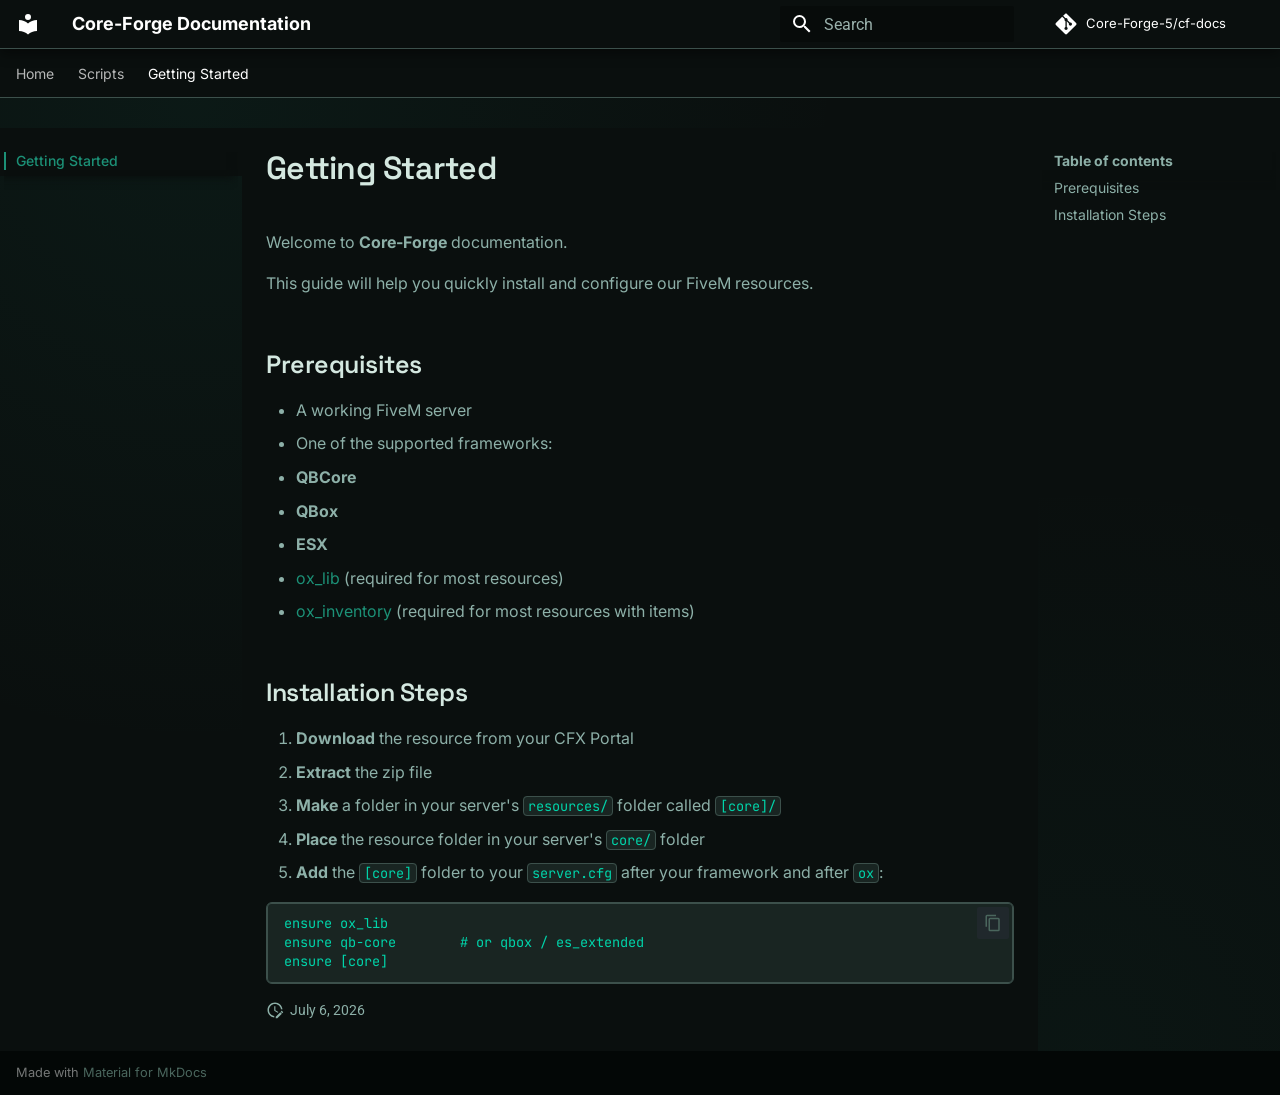
<file: site/getting-started/index.html>
<!doctype html>
<html lang="en" class="no-js">
  <head>
    
      <meta charset="utf-8">
      <meta name="viewport" content="width=device-width,initial-scale=1">
      
        <meta name="description" content="Premium FiveM Scripts for QBCore, QBox & ESX">
      
      
      
        <link rel="canonical" href="https://core-forge-5.github.io/cf-docs/getting-started/">
      
      
        <link rel="prev" href="../core-crutches/">
      
      
      
        
      
      
      <link rel="icon" href="../assets/images/favicon.png">
      <meta name="generator" content="mkdocs-1.6.1, mkdocs-material-9.7.6">
    
    
      
        <title>Getting Started - Core-Forge Documentation</title>
      
    
    
      <link rel="stylesheet" href="../assets/stylesheets/main.484c7ddc.min.css">
      
        
        <link rel="stylesheet" href="../assets/stylesheets/palette.ab4e12ef.min.css">
      
      


    
    
      
    
    
      
        
        
        <link rel="preconnect" href="https://fonts.gstatic.com" crossorigin>
        <link rel="stylesheet" href="https://fonts.googleapis.com/css?family=Roboto:300,300i,400,400i,700,700i%7CRoboto+Mono:400,400i,700,700i&display=fallback">
        <style>:root{--md-text-font:"Roboto";--md-code-font:"Roboto Mono"}</style>
      
    
    
      <link rel="stylesheet" href="../stylesheets/extra.css">
    
    <script>__md_scope=new URL("..",location),__md_hash=e=>[...e].reduce(((e,_)=>(e<<5)-e+_.charCodeAt(0)),0),__md_get=(e,_=localStorage,t=__md_scope)=>JSON.parse(_.getItem(t.pathname+"."+e)),__md_set=(e,_,t=localStorage,a=__md_scope)=>{try{t.setItem(a.pathname+"."+e,JSON.stringify(_))}catch(e){}}</script>
    
      

    
    
  </head>
  
  
    
    
      
    
    
    
    
    <body dir="ltr" data-md-color-scheme="slate" data-md-color-primary="custom" data-md-color-accent="custom">
  
    
    <input class="md-toggle" data-md-toggle="drawer" type="checkbox" id="__drawer" autocomplete="off">
    <input class="md-toggle" data-md-toggle="search" type="checkbox" id="__search" autocomplete="off">
    <label class="md-overlay" for="__drawer"></label>
    <div data-md-component="skip">
      
        
        <a href="#getting-started" class="md-skip">
          Skip to content
        </a>
      
    </div>
    <div data-md-component="announce">
      
    </div>
    
    
      

<header class="md-header" data-md-component="header">
  <nav class="md-header__inner md-grid" aria-label="Header">
    <a href=".." title="Core-Forge Documentation" class="md-header__button md-logo" aria-label="Core-Forge Documentation" data-md-component="logo">
      
  
  <svg xmlns="http://www.w3.org/2000/svg" viewBox="0 0 24 24"><path d="M12 8a3 3 0 0 0 3-3 3 3 0 0 0-3-3 3 3 0 0 0-3 3 3 3 0 0 0 3 3m0 3.54C9.64 9.35 6.5 8 3 8v11c3.5 0 6.64 1.35 9 3.54 2.36-2.19 5.5-3.54 9-3.54V8c-3.5 0-6.64 1.35-9 3.54"/></svg>

    </a>
    <label class="md-header__button md-icon" for="__drawer">
      
      <svg xmlns="http://www.w3.org/2000/svg" viewBox="0 0 24 24"><path d="M3 6h18v2H3zm0 5h18v2H3zm0 5h18v2H3z"/></svg>
    </label>
    <div class="md-header__title" data-md-component="header-title">
      <div class="md-header__ellipsis">
        <div class="md-header__topic">
          <span class="md-ellipsis">
            Core-Forge Documentation
          </span>
        </div>
        <div class="md-header__topic" data-md-component="header-topic">
          <span class="md-ellipsis">
            
              Getting Started
            
          </span>
        </div>
      </div>
    </div>
    
      
        <form class="md-header__option" data-md-component="palette">
  
    
    
    
    <input class="md-option" data-md-color-media="" data-md-color-scheme="slate" data-md-color-primary="custom" data-md-color-accent="custom"  aria-hidden="true"  type="radio" name="__palette" id="__palette_0">
    
  
</form>
      
    
    
      <script>var palette=__md_get("__palette");if(palette&&palette.color){if("(prefers-color-scheme)"===palette.color.media){var media=matchMedia("(prefers-color-scheme: light)"),input=document.querySelector(media.matches?"[data-md-color-media='(prefers-color-scheme: light)']":"[data-md-color-media='(prefers-color-scheme: dark)']");palette.color.media=input.getAttribute("data-md-color-media"),palette.color.scheme=input.getAttribute("data-md-color-scheme"),palette.color.primary=input.getAttribute("data-md-color-primary"),palette.color.accent=input.getAttribute("data-md-color-accent")}for(var[key,value]of Object.entries(palette.color))document.body.setAttribute("data-md-color-"+key,value)}</script>
    
    
    
      
      
        <label class="md-header__button md-icon" for="__search">
          
          <svg xmlns="http://www.w3.org/2000/svg" viewBox="0 0 24 24"><path d="M9.5 3A6.5 6.5 0 0 1 16 9.5c0 1.61-.59 3.09-1.56 4.23l.27.27h.79l5 5-1.5 1.5-5-5v-.79l-.27-.27A6.52 6.52 0 0 1 9.5 16 6.5 6.5 0 0 1 3 9.5 6.5 6.5 0 0 1 9.5 3m0 2C7 5 5 7 5 9.5S7 14 9.5 14 14 12 14 9.5 12 5 9.5 5"/></svg>
        </label>
        <div class="md-search" data-md-component="search" role="dialog">
  <label class="md-search__overlay" for="__search"></label>
  <div class="md-search__inner" role="search">
    <form class="md-search__form" name="search">
      <input type="text" class="md-search__input" name="query" aria-label="Search" placeholder="Search" autocapitalize="off" autocorrect="off" autocomplete="off" spellcheck="false" data-md-component="search-query" required>
      <label class="md-search__icon md-icon" for="__search">
        
        <svg xmlns="http://www.w3.org/2000/svg" viewBox="0 0 24 24"><path d="M9.5 3A6.5 6.5 0 0 1 16 9.5c0 1.61-.59 3.09-1.56 4.23l.27.27h.79l5 5-1.5 1.5-5-5v-.79l-.27-.27A6.52 6.52 0 0 1 9.5 16 6.5 6.5 0 0 1 3 9.5 6.5 6.5 0 0 1 9.5 3m0 2C7 5 5 7 5 9.5S7 14 9.5 14 14 12 14 9.5 12 5 9.5 5"/></svg>
        
        <svg xmlns="http://www.w3.org/2000/svg" viewBox="0 0 24 24"><path d="M20 11v2H8l5.5 5.5-1.42 1.42L4.16 12l7.92-7.92L13.5 5.5 8 11z"/></svg>
      </label>
      <nav class="md-search__options" aria-label="Search">
        
        <button type="reset" class="md-search__icon md-icon" title="Clear" aria-label="Clear" tabindex="-1">
          
          <svg xmlns="http://www.w3.org/2000/svg" viewBox="0 0 24 24"><path d="M19 6.41 17.59 5 12 10.59 6.41 5 5 6.41 10.59 12 5 17.59 6.41 19 12 13.41 17.59 19 19 17.59 13.41 12z"/></svg>
        </button>
      </nav>
      
        <div class="md-search__suggest" data-md-component="search-suggest"></div>
      
    </form>
    <div class="md-search__output">
      <div class="md-search__scrollwrap" tabindex="0" data-md-scrollfix>
        <div class="md-search-result" data-md-component="search-result">
          <div class="md-search-result__meta">
            Initializing search
          </div>
          <ol class="md-search-result__list" role="presentation"></ol>
        </div>
      </div>
    </div>
  </div>
</div>
      
    
    
      <div class="md-header__source">
        <a href="https://github.com/Core-Forge-5/cf-docs" title="Go to repository" class="md-source" data-md-component="source">
  <div class="md-source__icon md-icon">
    
    <svg xmlns="http://www.w3.org/2000/svg" viewBox="0 0 448 512"><!--! Font Awesome Free 7.1.0 by @fontawesome - https://fontawesome.com License - https://fontawesome.com/license/free (Icons: CC BY 4.0, Fonts: SIL OFL 1.1, Code: MIT License) Copyright 2025 Fonticons, Inc.--><path d="M439.6 236.1 244 40.5c-5.4-5.5-12.8-8.5-20.4-8.5s-15 3-20.4 8.4L162.5 81l51.5 51.5c27.1-9.1 52.7 16.8 43.4 43.7l49.7 49.7c34.2-11.8 61.2 31 35.5 56.7-26.5 26.5-70.2-2.9-56-37.3L240.3 199v121.9c25.3 12.5 22.3 41.8 9.1 55-6.4 6.4-15.2 10.1-24.3 10.1s-17.8-3.6-24.3-10.1c-17.6-17.6-11.1-46.9 11.2-56v-123c-20.8-8.5-24.6-30.7-18.6-45L142.6 101 8.5 235.1C3 240.6 0 247.9 0 255.5s3 15 8.5 20.4l195.6 195.7c5.4 5.4 12.7 8.4 20.4 8.4s15-3 20.4-8.4l194.7-194.7c5.4-5.4 8.4-12.8 8.4-20.4s-3-15-8.4-20.4"/></svg>
  </div>
  <div class="md-source__repository">
    Core-Forge-5/cf-docs
  </div>
</a>
      </div>
    
  </nav>
  
</header>
    
    <div class="md-container" data-md-component="container">
      
      
        
          
            
<nav class="md-tabs" aria-label="Tabs" data-md-component="tabs">
  <div class="md-grid">
    <ul class="md-tabs__list">
      
        
  
  
  
  
    <li class="md-tabs__item">
      <a href=".." class="md-tabs__link">
        
  
  
    
  
  Home

      </a>
    </li>
  

      
        
  
  
  
  
    
    
      <li class="md-tabs__item">
        <a href="../coreforge-drugs/" class="md-tabs__link">
          
  
  
    
  
  Scripts

        </a>
      </li>
    
  

      
        
  
  
  
    
  
  
    <li class="md-tabs__item md-tabs__item--active">
      <a href="./" class="md-tabs__link">
        
  
  
    
  
  Getting Started

      </a>
    </li>
  

      
    </ul>
  </div>
</nav>
          
        
      
      <main class="md-main" data-md-component="main">
        <div class="md-main__inner md-grid">
          
            
              
              <div class="md-sidebar md-sidebar--primary" data-md-component="sidebar" data-md-type="navigation" >
                <div class="md-sidebar__scrollwrap">
                  <div class="md-sidebar__inner">
                    


  


<nav class="md-nav md-nav--primary md-nav--lifted" aria-label="Navigation" data-md-level="0">
  <label class="md-nav__title" for="__drawer">
    <a href=".." title="Core-Forge Documentation" class="md-nav__button md-logo" aria-label="Core-Forge Documentation" data-md-component="logo">
      
  
  <svg xmlns="http://www.w3.org/2000/svg" viewBox="0 0 24 24"><path d="M12 8a3 3 0 0 0 3-3 3 3 0 0 0-3-3 3 3 0 0 0-3 3 3 3 0 0 0 3 3m0 3.54C9.64 9.35 6.5 8 3 8v11c3.5 0 6.64 1.35 9 3.54 2.36-2.19 5.5-3.54 9-3.54V8c-3.5 0-6.64 1.35-9 3.54"/></svg>

    </a>
    Core-Forge Documentation
  </label>
  
    <div class="md-nav__source">
      <a href="https://github.com/Core-Forge-5/cf-docs" title="Go to repository" class="md-source" data-md-component="source">
  <div class="md-source__icon md-icon">
    
    <svg xmlns="http://www.w3.org/2000/svg" viewBox="0 0 448 512"><!--! Font Awesome Free 7.1.0 by @fontawesome - https://fontawesome.com License - https://fontawesome.com/license/free (Icons: CC BY 4.0, Fonts: SIL OFL 1.1, Code: MIT License) Copyright 2025 Fonticons, Inc.--><path d="M439.6 236.1 244 40.5c-5.4-5.5-12.8-8.5-20.4-8.5s-15 3-20.4 8.4L162.5 81l51.5 51.5c27.1-9.1 52.7 16.8 43.4 43.7l49.7 49.7c34.2-11.8 61.2 31 35.5 56.7-26.5 26.5-70.2-2.9-56-37.3L240.3 199v121.9c25.3 12.5 22.3 41.8 9.1 55-6.4 6.4-15.2 10.1-24.3 10.1s-17.8-3.6-24.3-10.1c-17.6-17.6-11.1-46.9 11.2-56v-123c-20.8-8.5-24.6-30.7-18.6-45L142.6 101 8.5 235.1C3 240.6 0 247.9 0 255.5s3 15 8.5 20.4l195.6 195.7c5.4 5.4 12.7 8.4 20.4 8.4s15-3 20.4-8.4l194.7-194.7c5.4-5.4 8.4-12.8 8.4-20.4s-3-15-8.4-20.4"/></svg>
  </div>
  <div class="md-source__repository">
    Core-Forge-5/cf-docs
  </div>
</a>
    </div>
  
  <ul class="md-nav__list" data-md-scrollfix>
    
      
      
  
  
  
  
    <li class="md-nav__item">
      <a href=".." class="md-nav__link">
        
  
  
  <span class="md-ellipsis">
    
  
    Home
  

    
  </span>
  
  

      </a>
    </li>
  

    
      
      
  
  
  
  
    
    
      
        
      
        
      
        
      
        
      
        
      
    
    
    
      
      
        
      
    
    
    <li class="md-nav__item md-nav__item--nested">
      
        
        
        <input class="md-nav__toggle md-toggle " type="checkbox" id="__nav_2" >
        
          
          <label class="md-nav__link" for="__nav_2" id="__nav_2_label" tabindex="0">
            
  
  
  <span class="md-ellipsis">
    
  
    Scripts
  

    
  </span>
  
  

            <span class="md-nav__icon md-icon"></span>
          </label>
        
        <nav class="md-nav" data-md-level="1" aria-labelledby="__nav_2_label" aria-expanded="false">
          <label class="md-nav__title" for="__nav_2">
            <span class="md-nav__icon md-icon"></span>
            
  
    Scripts
  

          </label>
          <ul class="md-nav__list" data-md-scrollfix>
            
              
                
  
  
  
  
    <li class="md-nav__item">
      <a href="../coreforge-drugs/" class="md-nav__link">
        
  
  
  <span class="md-ellipsis">
    
  
    Core-Forge Drugs
  

    
  </span>
  
  

      </a>
    </li>
  

              
            
              
                
  
  
  
  
    <li class="md-nav__item">
      <a href="../core-injuries/" class="md-nav__link">
        
  
  
  <span class="md-ellipsis">
    
  
    Core-Injuries
  

    
  </span>
  
  

      </a>
    </li>
  

              
            
              
                
  
  
  
  
    <li class="md-nav__item">
      <a href="../core-consumables/" class="md-nav__link">
        
  
  
  <span class="md-ellipsis">
    
  
    Core-Consumables
  

    
  </span>
  
  

      </a>
    </li>
  

              
            
              
                
  
  
  
  
    <li class="md-nav__item">
      <a href="../core-billing/" class="md-nav__link">
        
  
  
  <span class="md-ellipsis">
    
  
    Core-Billing
  

    
  </span>
  
  

      </a>
    </li>
  

              
            
              
                
  
  
  
  
    <li class="md-nav__item">
      <a href="../core-crutches/" class="md-nav__link">
        
  
  
  <span class="md-ellipsis">
    
  
    Core crutches
  

    
  </span>
  
  

      </a>
    </li>
  

              
            
          </ul>
        </nav>
      
    </li>
  

    
      
      
  
  
    
  
  
  
    <li class="md-nav__item md-nav__item--active">
      
      <input class="md-nav__toggle md-toggle" type="checkbox" id="__toc">
      
      
        
      
      
        <label class="md-nav__link md-nav__link--active" for="__toc">
          
  
  
  <span class="md-ellipsis">
    
  
    Getting Started
  

    
  </span>
  
  

          <span class="md-nav__icon md-icon"></span>
        </label>
      
      <a href="./" class="md-nav__link md-nav__link--active">
        
  
  
  <span class="md-ellipsis">
    
  
    Getting Started
  

    
  </span>
  
  

      </a>
      
        

<nav class="md-nav md-nav--secondary" aria-label="Table of contents">
  
  
  
    
  
  
    <label class="md-nav__title" for="__toc">
      <span class="md-nav__icon md-icon"></span>
      Table of contents
    </label>
    <ul class="md-nav__list" data-md-component="toc" data-md-scrollfix>
      
        <li class="md-nav__item">
  <a href="#prerequisites" class="md-nav__link">
    <span class="md-ellipsis">
      
        Prerequisites
      
    </span>
  </a>
  
</li>
      
        <li class="md-nav__item">
  <a href="#installation-steps" class="md-nav__link">
    <span class="md-ellipsis">
      
        Installation Steps
      
    </span>
  </a>
  
</li>
      
    </ul>
  
</nav>
      
    </li>
  

    
  </ul>
</nav>
                  </div>
                </div>
              </div>
            
            
              
              <div class="md-sidebar md-sidebar--secondary" data-md-component="sidebar" data-md-type="toc" >
                <div class="md-sidebar__scrollwrap">
                  <div class="md-sidebar__inner">
                    

<nav class="md-nav md-nav--secondary" aria-label="Table of contents">
  
  
  
    
  
  
    <label class="md-nav__title" for="__toc">
      <span class="md-nav__icon md-icon"></span>
      Table of contents
    </label>
    <ul class="md-nav__list" data-md-component="toc" data-md-scrollfix>
      
        <li class="md-nav__item">
  <a href="#prerequisites" class="md-nav__link">
    <span class="md-ellipsis">
      
        Prerequisites
      
    </span>
  </a>
  
</li>
      
        <li class="md-nav__item">
  <a href="#installation-steps" class="md-nav__link">
    <span class="md-ellipsis">
      
        Installation Steps
      
    </span>
  </a>
  
</li>
      
    </ul>
  
</nav>
                  </div>
                </div>
              </div>
            
          
          
            <div class="md-content" data-md-component="content">
              
              <article class="md-content__inner md-typeset">
                
                  


  
  


<h1 id="getting-started">Getting Started</h1>
<p>Welcome to <strong>Core-Forge</strong> documentation.</p>
<p>This guide will help you quickly install and configure our FiveM resources.</p>
<h2 id="prerequisites">Prerequisites</h2>
<ul>
<li>A working FiveM server</li>
<li>One of the supported frameworks:</li>
<li><strong>QBCore</strong></li>
<li><strong>QBox</strong></li>
<li><strong>ESX</strong></li>
<li><a href="https://github.com/overextended/ox_lib">ox_lib</a> (required for most resources)</li>
<li><a href="https://github.com/overextended/ox_inventory">ox_inventory</a> (required for most resources with items)</li>
</ul>
<h2 id="installation-steps">Installation Steps</h2>
<ol>
<li><strong>Download</strong> the resource from your CFX Portal</li>
<li><strong>Extract</strong> the zip file</li>
<li><strong>Make</strong> a folder in your server's <code>resources/</code> folder called <code>[core]/</code></li>
<li><strong>Place</strong> the resource folder in your server's <code>core/</code> folder</li>
<li><strong>Add</strong> the <code>[core]</code> folder to your <code>server.cfg</code> after your framework and after <code>ox</code>:</li>
</ol>
<pre><code class="language-cfg">ensure ox_lib
ensure qb-core        # or qbox / es_extended
ensure [core]
</code></pre>







  
    
  
  


  <aside class="md-source-file">
    
      
  <span class="md-source-file__fact">
    <span class="md-icon" title="Last update">
      <svg xmlns="http://www.w3.org/2000/svg" viewBox="0 0 24 24"><path d="M21 13.1c-.1 0-.3.1-.4.2l-1 1 2.1 2.1 1-1c.2-.2.2-.6 0-.8l-1.3-1.3c-.1-.1-.2-.2-.4-.2m-1.9 1.8-6.1 6V23h2.1l6.1-6.1zM12.5 7v5.2l4 2.4-1 1L11 13V7zM11 21.9c-5.1-.5-9-4.8-9-9.9C2 6.5 6.5 2 12 2c5.3 0 9.6 4.1 10 9.3-.3-.1-.6-.2-1-.2s-.7.1-1 .2C19.6 7.2 16.2 4 12 4c-4.4 0-8 3.6-8 8 0 4.1 3.1 7.5 7.1 7.9l-.1.2z"/></svg>
    </span>
    <span class="git-revision-date-localized-plugin git-revision-date-localized-plugin-date" title="July 6, 2026 19:07:03 UTC">July 6, 2026</span>
  </span>

    
    
    
    
  </aside>





                
              </article>
            </div>
          
          
<script>var target=document.getElementById(location.hash.slice(1));target&&target.name&&(target.checked=target.name.startsWith("__tabbed_"))</script>
        </div>
        
          <button type="button" class="md-top md-icon" data-md-component="top" hidden>
  
  <svg xmlns="http://www.w3.org/2000/svg" viewBox="0 0 24 24"><path d="M13 20h-2V8l-5.5 5.5-1.42-1.42L12 4.16l7.92 7.92-1.42 1.42L13 8z"/></svg>
  Back to top
</button>
        
      </main>
      
        <footer class="md-footer">
  
  <div class="md-footer-meta md-typeset">
    <div class="md-footer-meta__inner md-grid">
      <div class="md-copyright">
  
  
    Made with
    <a href="https://squidfunk.github.io/mkdocs-material/" target="_blank" rel="noopener">
      Material for MkDocs
    </a>
  
</div>
      
    </div>
  </div>
</footer>
      
    </div>
    <div class="md-dialog" data-md-component="dialog">
      <div class="md-dialog__inner md-typeset"></div>
    </div>
    
    
    
      
      
      <script id="__config" type="application/json">{"annotate": null, "base": "..", "features": ["content.code.copy", "navigation.tabs", "navigation.sections", "navigation.indexes", "navigation.top", "search.suggest", "toc.follow"], "search": "../assets/javascripts/workers/search.2c215733.min.js", "tags": null, "translations": {"clipboard.copied": "Copied to clipboard", "clipboard.copy": "Copy to clipboard", "search.result.more.one": "1 more on this page", "search.result.more.other": "# more on this page", "search.result.none": "No matching documents", "search.result.one": "1 matching document", "search.result.other": "# matching documents", "search.result.placeholder": "Type to start searching", "search.result.term.missing": "Missing", "select.version": "Select version"}, "version": null}</script>
    
    
      <script src="../assets/javascripts/bundle.79ae519e.min.js"></script>
      
    
  </body>
</html>
</file>
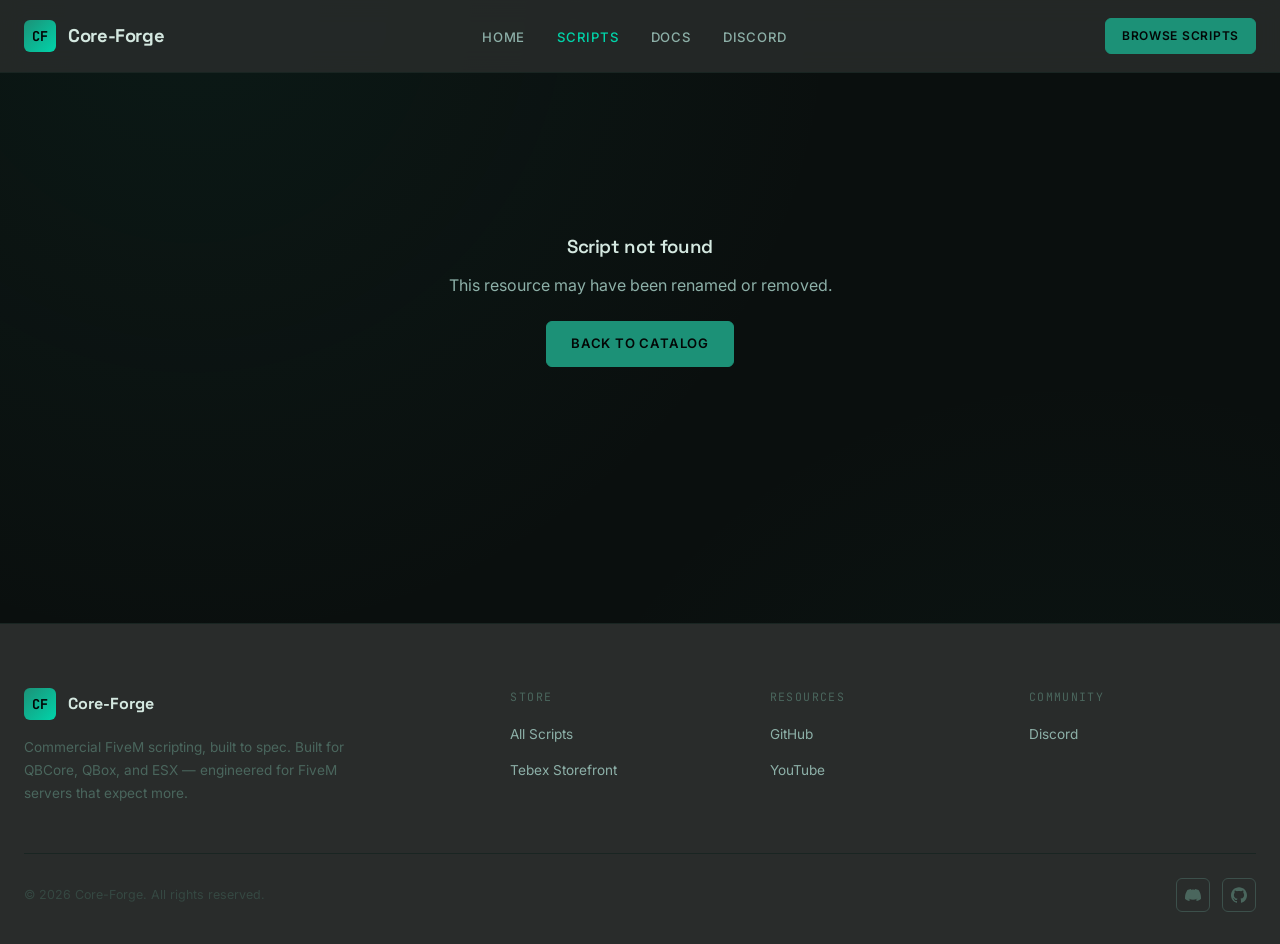
<file: script.html>
<!DOCTYPE html>
<html lang="en">
<head>
<meta charset="UTF-8" />
<meta name="viewport" content="width=device-width, initial-scale=1.0" />
<title id="page-title">Script — Core-Forge</title>
<link rel="preconnect" href="https://fonts.googleapis.com">
<link href="https://fonts.googleapis.com/css2?family=Inter:wght@400;500;600;700&family=Space+Grotesk:wght@500;600;700&family=JetBrains+Mono:wght@400;500&display=swap" rel="stylesheet">
<link rel="stylesheet" href="css/tokens.css">
<link rel="stylesheet" href="css/components.css">
</head>
<body>

<nav class="nav" id="cf-nav"></nav>

<section class="section--tight" style="padding-top: var(--spacing-16);">
  <div class="container" id="script-container">
    <div class="skeleton" style="height:400px; border-radius: var(--radius-lg);"></div>
  </div>
</section>

<footer class="footer" id="cf-footer"></footer>

<script src="js/config.js"></script>
<script src="js/main.js"></script>
<script>
  cfRenderNav("scripts");
  cfRenderFooter();

  function getParam(name) {
    return new URLSearchParams(window.location.search).get(name);
  }

  function renderNotFound() {
    document.getElementById("script-container").innerHTML = `
      <div class="empty-state">
        <h3>Script not found</h3>
        <p>This resource may have been renamed or removed.</p>
        <a href="scripts.html" class="btn btn--primary" style="margin-top: var(--spacing-6);">Back to Catalog</a>
      </div>`;
  }

  function renderScript(script) {
    document.getElementById("page-title").textContent = `${script.name} — Core-Forge`;

    const media = script.image
      ? `<img src="${script.image}" alt="${script.name}" />`
      : `<div class="script-card__media-fallback" style="height:100%;">${script.name}</div>`;

    document.getElementById("script-container").innerHTML = `
      <div class="breadcrumbs">
        <a href="index.html">Home</a> / <a href="scripts.html">Scripts</a> / <span>${script.name}</span>
      </div>

      <div class="detail-layout">
        <div>
          <div class="detail-gallery">
            <div class="detail-gallery__main">${media}</div>
          </div>

          <div class="detail-body">
            <div>
              <h2>Overview</h2>
              <p>${script.description}</p>
            </div>
            <div>
              <h2>Compatibility</h2>
              <ul>
                ${script.frameworks.map((f) => `<li>${f} — full bridge support, auto-detected on resource start</li>`).join("")}
                <li>ox_lib &amp; oxmysql required as base dependencies</li>
              </ul>
            </div>
          </div>
        </div>

        <aside class="detail-sidebar">
          <div>
            <div class="tag" style="margin-bottom: var(--spacing-3); display:inline-block;">${script.category}</div>
            <h1 style="font-size:1.6rem;">${script.name}</h1>
            <p style="margin-top:8px; font-size:0.9rem;">${script.tagline}</p>
          </div>

          <div class="detail-sidebar__price">
            $${script.price.toFixed(2)} <small>${script.currency}</small>
          </div>

          <a href="#" id="checkout-link" target="_blank" rel="noopener" class="btn btn--primary btn--block btn--lg">
            Buy Now
          </a>
          <a href="${CF_CONFIG.BRAND.discord}" target="_blank" rel="noopener" class="btn btn--ghost btn--block">
            Ask a Question on Discord
          </a>

          <div class="detail-sidebar__meta">
            <div class="meta-row">
              <span class="meta-row__label">Frameworks</span>
              <span class="meta-row__value">${script.frameworks.join(", ") || "—"}</span>
            </div>
            <div class="meta-row">
              <span class="meta-row__label">Category</span>
              <span class="meta-row__value">${script.category}</span>
            </div>
            <div class="meta-row">
              <span class="meta-row__label">Delivery</span>
              <span class="meta-row__value">Instant / Keymaster</span>
            </div>
          </div>

          ${script.badges.length ? `<div style="display:flex; gap:8px; flex-wrap:wrap;">${script.badges.map(cfBadgeHtml).join("")}</div>` : ""}
        </aside>
      </div>
    `;

    document.getElementById("checkout-link").href = cfCheckoutUrl(script);
  }

  const id = getParam("id");

  cfGetScripts().then((scripts) => {
    const script = scripts.find((s) => s.id === id);
    if (!script) {
      renderNotFound();
      return;
    }
    renderScript(script);
  });
</script>

</body>
</html>
</file>
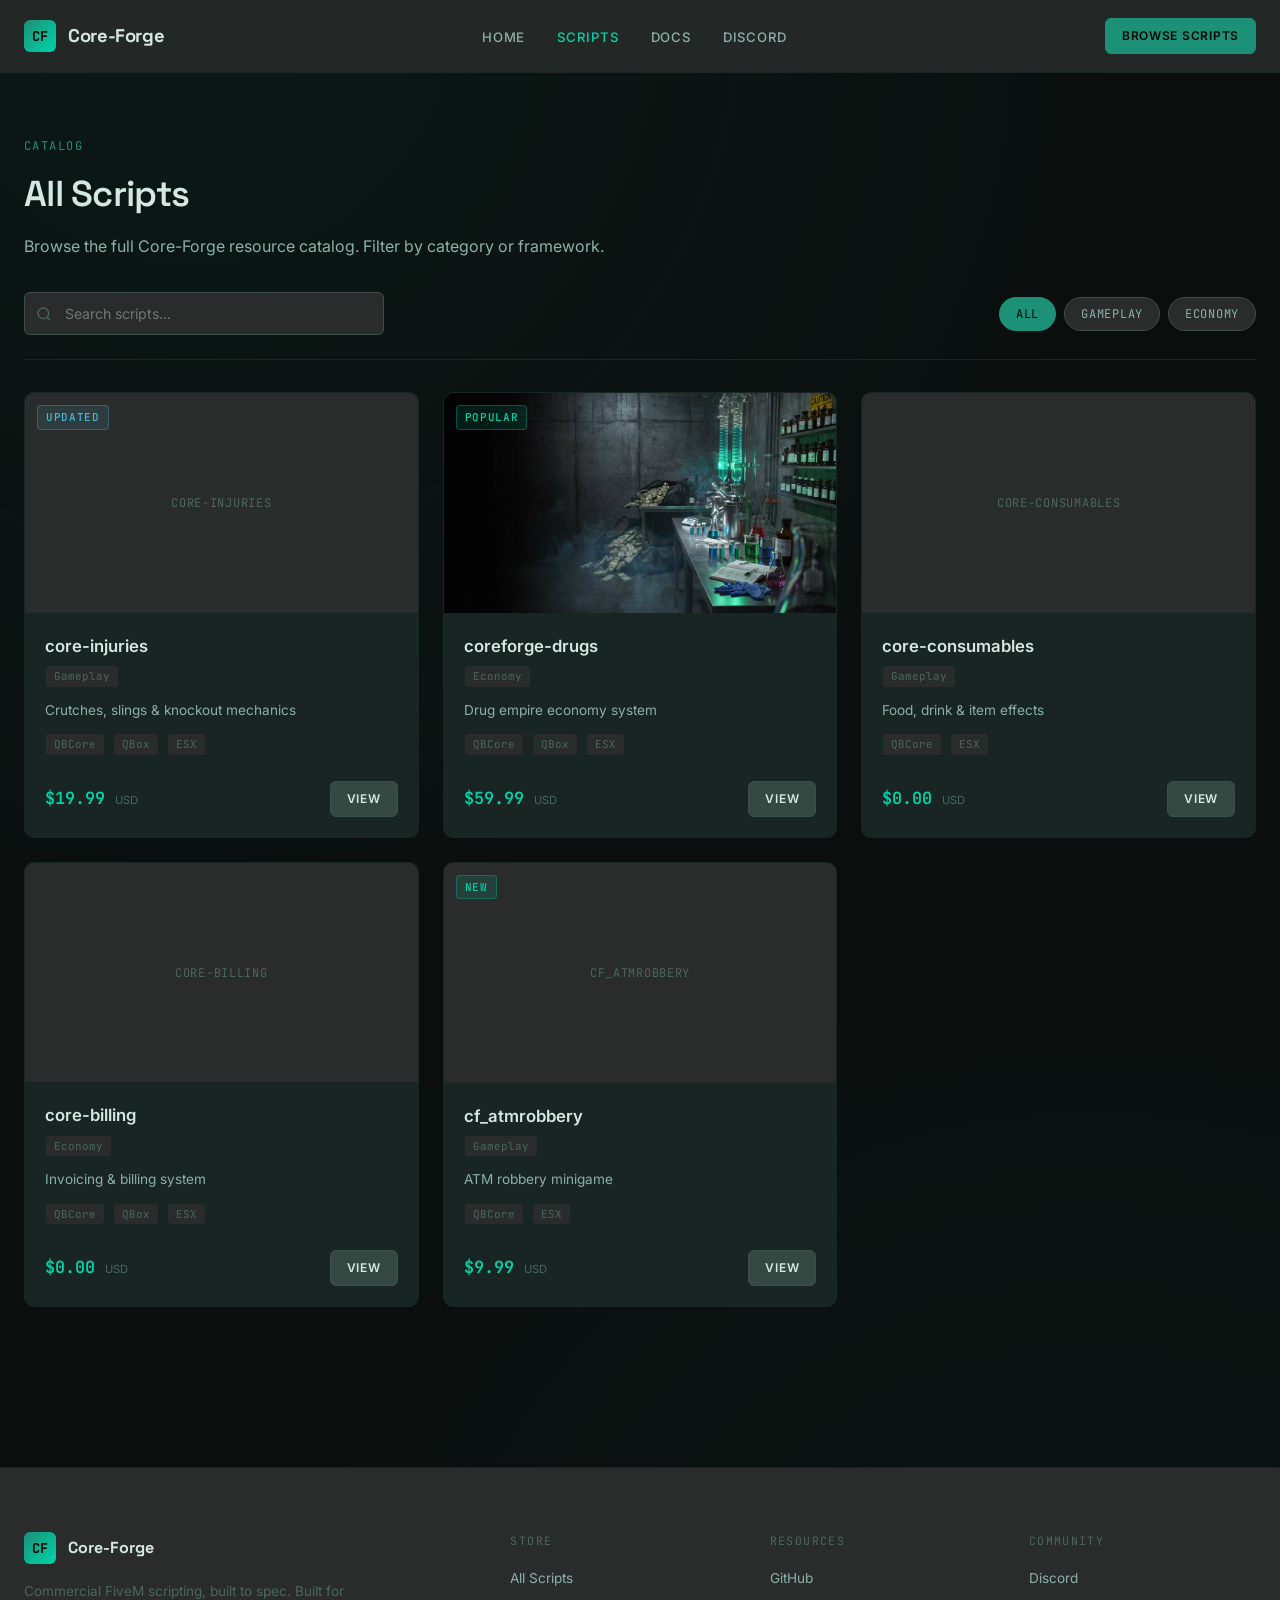
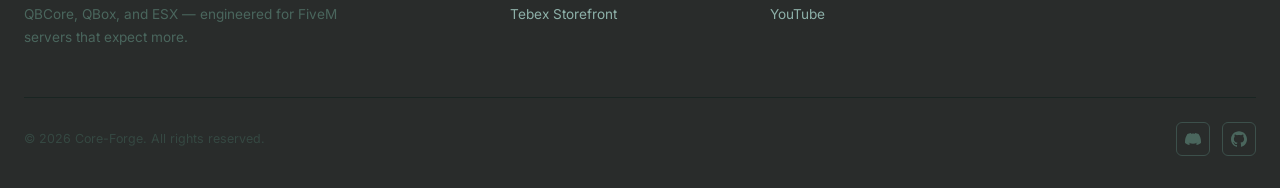
<file: scripts.html>
<!DOCTYPE html>
<html lang="en">
<head>
<meta charset="UTF-8" />
<meta name="viewport" content="width=device-width, initial-scale=1.0" />
<title>Scripts — Core-Forge</title>
<link rel="preconnect" href="https://fonts.googleapis.com">
<link href="https://fonts.googleapis.com/css2?family=Inter:wght@400;500;600;700&family=Space+Grotesk:wght@500;600;700&family=JetBrains+Mono:wght@400;500&display=swap" rel="stylesheet">
<link rel="stylesheet" href="css/tokens.css">
<link rel="stylesheet" href="css/components.css">
</head>
<body>

<nav class="nav" id="cf-nav"></nav>

<section class="section--tight" style="padding-top: var(--spacing-16);">
  <div class="container">
    <div class="section__header" style="margin-bottom: var(--spacing-8);">
      <span class="section__eyebrow">Catalog</span>
      <h1 class="section__title">All Scripts</h1>
      <p class="section__subtitle">Browse the full Core-Forge resource catalog. Filter by category or framework.</p>
    </div>

    <div class="filter-bar">
      <div class="filter-bar__search">
        <svg width="16" height="16" viewBox="0 0 24 24" fill="none" stroke="currentColor" stroke-width="2"><circle cx="11" cy="11" r="8"/><line x1="21" y1="21" x2="16.65" y2="16.65"/></svg>
        <input type="text" id="search-input" placeholder="Search scripts..." />
      </div>
      <div class="filter-bar__tags" id="category-filters"></div>
    </div>

    <div class="grid grid--scripts" id="scripts-grid">
      <div class="skeleton" style="height:320px;"></div>
      <div class="skeleton" style="height:320px;"></div>
      <div class="skeleton" style="height:320px;"></div>
      <div class="skeleton" style="height:320px;"></div>
    </div>
  </div>
</section>

<footer class="footer" id="cf-footer"></footer>

<script src="js/config.js"></script>
<script src="js/main.js"></script>
<script>
  cfRenderNav("scripts");
  cfRenderFooter();

  let ALL_SCRIPTS = [];
  let activeCategory = "All";

  function renderGrid() {
    const query = document.getElementById("search-input").value.toLowerCase().trim();
    const filtered = ALL_SCRIPTS.filter((s) => {
      const matchesCategory = activeCategory === "All" || s.category === activeCategory;
      const matchesQuery = !query ||
        s.name.toLowerCase().includes(query) ||
        s.tagline.toLowerCase().includes(query) ||
        s.category.toLowerCase().includes(query);
      return matchesCategory && matchesQuery;
    });

    const grid = document.getElementById("scripts-grid");
    if (filtered.length === 0) {
      grid.innerHTML = `
        <div class="empty-state" style="grid-column: 1/-1;">
          <h3>No scripts found</h3>
          <p>Try a different search term or category.</p>
        </div>`;
      return;
    }
    grid.innerHTML = filtered.map(cfScriptCardHtml).join("");
  }

  function renderFilters() {
    const categories = ["All", ...new Set(ALL_SCRIPTS.map((s) => s.category))];
    const container = document.getElementById("category-filters");
    container.innerHTML = categories
      .map((c) => `<button class="filter-chip ${c === activeCategory ? "is-active" : ""}" data-category="${c}">${c}</button>`)
      .join("");

    container.querySelectorAll(".filter-chip").forEach((chip) => {
      chip.addEventListener("click", () => {
        activeCategory = chip.dataset.category;
        renderFilters();
        renderGrid();
      });
    });
  }

  document.getElementById("search-input").addEventListener("input", renderGrid);

  cfGetScripts().then((scripts) => {
    ALL_SCRIPTS = scripts;
    renderFilters();
    renderGrid();
  });
</script>

</body>
</html>
</file>
<file: css/tokens.css>
:root{--color-primary:#1c9177;--color-primary-hover:#18a06c;--color-primary-dim:#187c66cb;--color-primary-ghost:#02030388;--color-primary-glow:#209d5c38;--color-bg:#0a0f0e;--color-neutral-900:#292c2b;--color-neutral-800:#192522;--color-neutral-700:#3c504b;--color-neutral-600:#354842;--color-neutral-500:#4a665d;--color-neutral-400:#6b8a84;--color-neutral-300:#8db0a8;--color-neutral-200:#b0d0c8;--color-neutral-100:#d4e8e0;--color-neutral-50:#a8b3b0;--color-neutral-dark:#030706;--color-surface:var(--color-neutral-900);--color-surface-raised:var(--color-neutral-800);--color-surface-overlay:var(--color-neutral-900);--color-border:var(--color-neutral-700);--color-border-subtle:var(--color-neutral-800);--color-border-active:var(--color-primary);--color-text:var(--color-neutral-50);--color-text-muted:var(--color-neutral-500);--color-text-dim:var(--color-neutral-600);--color-text-body:var(--color-neutral-300);--color-text-high:var(--color-neutral-100);--color-text-dark:var(--color-neutral-dark);--tracking-tight:-0.02em;--tracking-normal:0em;--tracking-wide:0.06em;--tracking-widest:0.12em;--font-sans:'Inter', system-ui, sans-serif;--font-display:'Space Grotesk', system-ui, sans-serif;--font-mono:'JetBrains Mono', monospace;--color-success:#00d4aa;--color-success-dim:#00a882;--color-warning:#f5a623;--color-warning-dim:#f5a52349;--color-error:#e05252;--color-error-dim:#b03a3a;--color-info:#4db8d4;--color-info-dim:#3a94ad;--radius-sm:4px;--radius-md:6px;--radius-lg:10px;--radius-xl:14px;--radius-full:9999px;--spacing-1:4px;--spacing-2:8px;--spacing-3:12px;--spacing-4:16px;--spacing-5:20px;--spacing-6:24px;--spacing-8:32px;--spacing-12:48px;--spacing-16:64px;--spacing-24:96px;--duration-instant:60ms;--duration-fast:120ms;--duration-base:200ms;--duration-slow:300ms;--ease-out:cubic-bezier(0.16, 1, 0.3, 1);--ease-spring:cubic-bezier(0.34, 1.56, 0.64, 1);--z-dropdown:100;--z-modal-bg:200;--z-modal:300;--z-popover:400;--z-tooltip:500;--z-toast:600;--shadow-sm:0 1px 3px rgba(0, 0, 0, 0.4);--shadow-md:0 4px 12px rgba(0, 0, 0, 0.45);--shadow-lg:0 8px 24px rgba(0, 0, 0, 0.5);--shadow-xl:0 16px 48px rgba(0, 0, 0, 0.6);--container-max:1280px}*,*::before,*::after{box-sizing:border-box}html{font-family:var(--font-sans);font-size:16px;line-height:1.5;color:var(--color-text);background:var(--color-bg);-webkit-font-smoothing:antialiased;-moz-osx-font-smoothing:grayscale;scroll-behavior:smooth}body{margin:0;background:radial-gradient(circle at 15% 0%,rgb(28 145 119 / .08),transparent 45%),radial-gradient(circle at 85% 100%,rgb(28 145 119 / .05),transparent 40%),var(--color-bg);min-height:100vh}h1,h2,h3,h4,h5,h6{font-family:var(--font-display);color:var(--color-text-high);letter-spacing:var(--tracking-tight);margin:0;font-weight:600}p{color:var(--color-text-body);margin:0}a{color:inherit;text-decoration:none}img{max-width:100%;display:block}::-webkit-scrollbar{width:6px;height:6px}::-webkit-scrollbar-track{background:#fff0}::-webkit-scrollbar-thumb{background:var(--color-neutral-600);border-radius:var(--radius-full)}::-webkit-scrollbar-thumb:hover{background:var(--color-primary)}::selection{background:var(--color-primary-ghost);color:var(--color-text-high)}
</file>
<file: css/components.css>
.container{width:100%;max-width:var(--container-max);margin:0 auto;padding:0 var(--spacing-6)}.nav{position:sticky;top:0;z-index:var(--z-dropdown);background:rgb(41 44 43 / .85);backdrop-filter:blur(12px);-webkit-backdrop-filter:blur(12px);border-bottom:1px solid var(--color-border-subtle)}.nav__inner{display:flex;align-items:center;justify-content:space-between;height:72px}.nav__brand{display:flex;align-items:center;gap:var(--spacing-3);font-family:var(--font-display);font-weight:700;font-size:1.15rem;color:var(--color-text-high);letter-spacing:var(--tracking-tight)}.nav__brand-mark{width:32px;height:32px;border-radius:var(--radius-md);background:linear-gradient(135deg,var(--color-primary),var(--color-success));display:flex;align-items:center;justify-content:center;font-family:var(--font-mono);font-weight:700;color:var(--color-text-dark);font-size:.85rem}.nav__links{display:flex;align-items:center;gap:var(--spacing-8);list-style:none;margin:0;padding:0}.nav__links a{color:var(--color-text-body);font-size:.82rem;font-weight:500;text-transform:uppercase;letter-spacing:var(--tracking-wide);transition:color var(--duration-fast) var(--ease-out)}.nav__links a:hover,.nav__links a.is-active{color:var(--color-success)}.nav__actions{display:flex;align-items:center;gap:var(--spacing-3)}.nav__toggle{display:none;background:none;border:none;color:var(--color-text-high);cursor:pointer;padding:var(--spacing-2)}.btn{display:inline-flex;align-items:center;justify-content:center;gap:var(--spacing-2);font-family:var(--font-sans);font-weight:600;font-size:.82rem;text-transform:uppercase;letter-spacing:var(--tracking-wide);padding:var(--spacing-3) var(--spacing-6);border-radius:var(--radius-md);border:1px solid #fff0;cursor:pointer;transition:background var(--duration-fast) var(--ease-out),border-color var(--duration-fast) var(--ease-out),box-shadow var(--duration-fast) var(--ease-out),transform var(--duration-fast) var(--ease-out);white-space:nowrap}.btn:active{transform:translateY(1px)}.btn--primary{background:var(--color-primary);border-color:var(--color-primary);color:var(--color-text-dark)}.btn--primary:hover{background:var(--color-primary-hover);border-color:var(--color-primary-hover);box-shadow:0 0 0 4px var(--color-primary-glow)}.btn--secondary{background:var(--color-neutral-600);border-color:var(--color-border);color:var(--color-text-high)}.btn--secondary:hover{background:var(--color-neutral-700);border-color:var(--color-primary)}.btn--ghost{background:#fff0;border-color:var(--color-border);color:var(--color-text-body)}.btn--ghost:hover{border-color:var(--color-primary);color:var(--color-text-high)}.btn--sm{padding:var(--spacing-2) var(--spacing-4);font-size:.75rem}.btn--lg{padding:var(--spacing-4) var(--spacing-8);font-size:.9rem}.btn--block{width:100%}.badge{display:inline-flex;align-items:center;gap:var(--spacing-1);font-family:var(--font-mono);font-size:.68rem;font-weight:500;letter-spacing:var(--tracking-wide);text-transform:uppercase;padding:3px var(--spacing-2);border-radius:var(--radius-sm);border:1px solid #fff0}.badge--success{background:rgb(0 212 170 / .12);color:var(--color-success);border-color:rgb(0 212 170 / .3)}.badge--warning{background:var(--color-warning-dim);color:var(--color-warning);border-color:rgb(245 166 35 / .3)}.badge--error{background:rgb(224 82 82 / .12);color:var(--color-error);border-color:rgb(224 82 82 / .3)}.badge--info{background:rgb(77 184 212 / .12);color:var(--color-info);border-color:rgb(77 184 212 / .3)}.badge--neutral{background:var(--color-neutral-800);color:var(--color-text-muted);border-color:var(--color-border)}.card{background:var(--color-surface-raised);border:1px solid var(--color-border-subtle);border-radius:var(--radius-lg);padding:var(--spacing-6);transition:border-color var(--duration-base) var(--ease-out),transform var(--duration-base) var(--ease-out),box-shadow var(--duration-base) var(--ease-out)}.card:hover{border-color:var(--color-primary);box-shadow:var(--shadow-lg),0 0 0 1px var(--color-primary-glow);transform:translateY(-3px)}.script-card{display:flex;flex-direction:column;background:var(--color-surface-raised);border:1px solid var(--color-border-subtle);border-radius:var(--radius-lg);overflow:hidden;transition:border-color var(--duration-base) var(--ease-out),transform var(--duration-base) var(--ease-out),box-shadow var(--duration-base) var(--ease-out)}.script-card:hover{border-color:var(--color-primary);box-shadow:var(--shadow-lg),0 0 0 1px var(--color-primary-glow);transform:translateY(-3px)}.script-card__media{aspect-ratio:16/9;background:var(--color-neutral-900);position:relative;overflow:hidden;border-bottom:1px solid var(--color-border-subtle)}.script-card__media img{width:100%;height:100%;object-fit:cover;transition:transform var(--duration-slow) var(--ease-out)}.script-card:hover .script-card__media img{transform:scale(1.05)}.script-card__media-fallback{width:100%;height:100%;display:flex;align-items:center;justify-content:center;font-family:var(--font-mono);color:var(--color-text-muted);font-size:.75rem;letter-spacing:var(--tracking-wide);text-transform:uppercase}.script-card__badges{position:absolute;top:var(--spacing-3);left:var(--spacing-3);display:flex;gap:var(--spacing-2)}.script-card__body{padding:var(--spacing-5);display:flex;flex-direction:column;gap:var(--spacing-3);flex:1}.script-card__title{font-size:1.05rem;font-weight:600;color:var(--color-text-high)}.script-card__desc{font-size:.85rem;color:var(--color-text-body);line-height:1.6;flex:1}.script-card__tags{display:flex;flex-wrap:wrap;gap:var(--spacing-2)}.tag{font-family:var(--font-mono);font-size:.68rem;color:var(--color-text-muted);background:var(--color-neutral-900);border:1px solid var(--color-border-subtle);border-radius:var(--radius-sm);padding:2px var(--spacing-2)}.script-card__footer{display:flex;align-items:center;justify-content:space-between;padding-top:var(--spacing-3);border-top:1px solid var(--color-border-subtle)}.script-card__price{font-family:var(--font-mono);font-weight:600;color:var(--color-success);font-size:1.05rem}.script-card__price small{font-family:var(--font-sans);font-weight:400;color:var(--color-text-muted);font-size:.7rem;text-transform:uppercase}.grid{display:grid;gap:var(--spacing-6)}.grid--scripts{grid-template-columns:repeat(auto-fill,minmax(300px,1fr))}.grid--3{grid-template-columns:repeat(3,1fr)}.grid--4{grid-template-columns:repeat(4,1fr)}.grid--2{grid-template-columns:repeat(2,1fr)}.section{padding:var(--spacing-24) 0}.section--tight{padding:var(--spacing-16) 0}.section__header{display:flex;flex-direction:column;gap:var(--spacing-3);margin-bottom:var(--spacing-12);max-width:640px}.section__eyebrow{font-family:var(--font-mono);font-size:.75rem;letter-spacing:var(--tracking-widest);text-transform:uppercase;color:var(--color-primary)}.section__title{font-size:2.25rem}.section__subtitle{color:var(--color-text-body);font-size:1rem;line-height:1.7}.hero{padding:var(--spacing-24) 0 var(--spacing-16);position:relative}.hero__eyebrow{font-family:var(--font-mono);font-size:.8rem;letter-spacing:var(--tracking-widest);text-transform:uppercase;color:var(--color-primary);display:inline-flex;align-items:center;gap:var(--spacing-2);margin-bottom:var(--spacing-5)}.hero__eyebrow::before{content:'';width:6px;height:6px;border-radius:var(--radius-full);background:var(--color-success);box-shadow:0 0 8px var(--color-success)}.hero__title{font-size:clamp(2.5rem, 5vw, 4.25rem);line-height:1.05;max-width:900px;margin-bottom:var(--spacing-6)}.hero__title span{color:var(--color-success)}.hero__subtitle{font-size:1.1rem;color:var(--color-text-body);max-width:620px;line-height:1.7;margin-bottom:var(--spacing-8)}.hero__actions{display:flex;gap:var(--spacing-4);flex-wrap:wrap}.hero__stats{display:flex;gap:var(--spacing-8);margin-top:var(--spacing-16);flex-wrap:wrap}.stat{display:flex;flex-direction:column;gap:var(--spacing-1)}.stat__value{font-family:var(--font-display);font-size:2rem;font-weight:700;color:var(--color-text-high)}.stat__label{font-family:var(--font-mono);font-size:.7rem;text-transform:uppercase;letter-spacing:var(--tracking-wide);color:var(--color-text-muted)}.feature{display:flex;flex-direction:column;gap:var(--spacing-4);padding:var(--spacing-6);border:1px solid var(--color-border-subtle);border-radius:var(--radius-lg);background:var(--color-surface-raised)}.feature__icon{width:44px;height:44px;border-radius:var(--radius-md);background:var(--color-primary-ghost);border:1px solid var(--color-border-active);color:var(--color-success);display:flex;align-items:center;justify-content:center}.feature__title{font-size:1.05rem;color:var(--color-text-high)}.feature__desc{font-size:.88rem;color:var(--color-text-body);line-height:1.6}.filter-bar{display:flex;align-items:center;justify-content:space-between;gap:var(--spacing-4);flex-wrap:wrap;margin-bottom:var(--spacing-8);padding-bottom:var(--spacing-6);border-bottom:1px solid var(--color-border-subtle)}.filter-bar__search{position:relative;flex:1;min-width:220px;max-width:360px}.filter-bar__search input{width:100%;padding:var(--spacing-3) var(--spacing-4) var(--spacing-3) 40px;background:var(--color-neutral-900);border:1px solid var(--color-border);border-radius:var(--radius-md);color:var(--color-text-high);font-family:var(--font-sans);font-size:.88rem}.filter-bar__search input:focus{outline:none;border-color:var(--color-primary);box-shadow:0 0 0 3px var(--color-primary-glow)}.filter-bar__search svg{position:absolute;left:var(--spacing-3);top:50%;transform:translateY(-50%);color:var(--color-text-muted)}.filter-bar__tags{display:flex;gap:var(--spacing-2);flex-wrap:wrap}.filter-chip{font-family:var(--font-mono);font-size:.75rem;text-transform:uppercase;letter-spacing:var(--tracking-wide);padding:var(--spacing-2) var(--spacing-4);border-radius:var(--radius-full);border:1px solid var(--color-border);background:var(--color-neutral-900);color:var(--color-text-body);cursor:pointer;transition:all var(--duration-fast) var(--ease-out)}.filter-chip:hover{border-color:var(--color-primary);color:var(--color-text-high)}.filter-chip.is-active{background:var(--color-primary);border-color:var(--color-primary);color:var(--color-text-dark)}.breadcrumbs{display:flex;align-items:center;gap:var(--spacing-2);font-family:var(--font-mono);font-size:.75rem;color:var(--color-text-muted);margin-bottom:var(--spacing-8);text-transform:uppercase;letter-spacing:var(--tracking-wide)}.breadcrumbs a{color:var(--color-text-muted)}.breadcrumbs a:hover{color:var(--color-success)}.breadcrumbs span{color:var(--color-text-high)}.detail-layout{display:grid;grid-template-columns:1.6fr 1fr;gap:var(--spacing-12);align-items:start}.detail-gallery{border-radius:var(--radius-lg);overflow:hidden;border:1px solid var(--color-border-subtle);background:var(--color-surface-raised)}.detail-gallery__main{aspect-ratio:16/9;background:var(--color-neutral-900);display:flex;align-items:center;justify-content:center;overflow:hidden}.detail-gallery__main img{width:100%;height:100%;object-fit:cover}.detail-gallery__thumbs{display:flex;gap:var(--spacing-2);padding:var(--spacing-3);border-top:1px solid var(--color-border-subtle)}.detail-gallery__thumbs img,.detail-gallery__thumbs .thumb-fallback{width:72px;height:48px;border-radius:var(--radius-sm);object-fit:cover;border:1px solid var(--color-border-subtle);cursor:pointer;opacity:.6;transition:opacity var(--duration-fast) var(--ease-out),border-color var(--duration-fast) var(--ease-out)}.detail-gallery__thumbs img:hover,.detail-gallery__thumbs img.is-active{opacity:1;border-color:var(--color-primary)}.detail-body{margin-top:var(--spacing-8);display:flex;flex-direction:column;gap:var(--spacing-6)}.detail-body h2{font-size:1.35rem;margin-bottom:var(--spacing-3)}.detail-body p{font-size:.95rem;line-height:1.75}.detail-body ul{margin:0;padding-left:var(--spacing-5);color:var(--color-text-body);font-size:.92rem;line-height:1.9}.detail-body li::marker{color:var(--color-primary)}.detail-sidebar{position:sticky;top:96px;background:var(--color-surface-raised);border:1px solid var(--color-border-subtle);border-radius:var(--radius-lg);padding:var(--spacing-6);display:flex;flex-direction:column;gap:var(--spacing-5)}.detail-sidebar__price{font-family:var(--font-mono);font-size:2rem;font-weight:700;color:var(--color-success)}.detail-sidebar__price small{font-family:var(--font-sans);font-size:.75rem;color:var(--color-text-muted);font-weight:400;text-transform:uppercase}.detail-sidebar__meta{display:flex;flex-direction:column;gap:var(--spacing-3);padding:var(--spacing-4) 0;border-top:1px solid var(--color-border-subtle);border-bottom:1px solid var(--color-border-subtle)}.meta-row{display:flex;align-items:center;justify-content:space-between;font-size:.85rem}.meta-row__label{color:var(--color-text-muted);font-family:var(--font-mono);font-size:.72rem;text-transform:uppercase;letter-spacing:var(--tracking-wide)}.meta-row__value{color:var(--color-text-high);font-weight:500}.footer{background:var(--color-surface);border-top:1px solid var(--color-border-subtle);padding:var(--spacing-16) 0 var(--spacing-8);margin-top:var(--spacing-24)}.footer__grid{display:grid;grid-template-columns:2fr 1fr 1fr 1fr;gap:var(--spacing-8);margin-bottom:var(--spacing-12)}.footer__brand{display:flex;align-items:center;gap:var(--spacing-3);font-family:var(--font-display);font-weight:700;color:var(--color-text-high);margin-bottom:var(--spacing-4)}.footer__desc{font-size:.85rem;line-height:1.7;color:var(--color-text-muted);max-width:320px}.footer__col-title{font-family:var(--font-mono);font-size:.72rem;text-transform:uppercase;letter-spacing:var(--tracking-widest);color:var(--color-text-muted);margin-bottom:var(--spacing-4)}.footer__links{list-style:none;margin:0;padding:0;display:flex;flex-direction:column;gap:var(--spacing-3)}.footer__links a{font-size:.85rem;color:var(--color-text-body);transition:color var(--duration-fast) var(--ease-out)}.footer__links a:hover{color:var(--color-success)}.footer__bottom{display:flex;align-items:center;justify-content:space-between;padding-top:var(--spacing-6);border-top:1px solid var(--color-border-subtle);font-size:.78rem;color:var(--color-text-dim);flex-wrap:wrap;gap:var(--spacing-3)}.footer__socials{display:flex;gap:var(--spacing-3)}.footer__socials a{width:34px;height:34px;border-radius:var(--radius-md);border:1px solid var(--color-border);display:flex;align-items:center;justify-content:center;color:var(--color-text-muted);transition:all var(--duration-fast) var(--ease-out)}.footer__socials a:hover{border-color:var(--color-primary);color:var(--color-success)}.skeleton{background:linear-gradient(90deg,var(--color-neutral-800) 25%,var(--color-neutral-700) 50%,var(--color-neutral-800) 75%);background-size:200% 100%;animation:skeleton-loading 1.4s ease-in-out infinite;border-radius:var(--radius-md)}@keyframes skeleton-loading{0%{background-position:200% 0}100%{background-position:-200% 0}}.empty-state{text-align:center;padding:var(--spacing-24) var(--spacing-6);color:var(--color-text-muted)}.empty-state h3{color:var(--color-text-high);margin-bottom:var(--spacing-3)}@media (max-width:960px){.detail-layout{grid-template-columns:1fr}.detail-sidebar{position:static}.footer__grid{grid-template-columns:1fr 1fr}.grid--3,.grid--4{grid-template-columns:repeat(2,1fr)}}@media (max-width:720px){.nav__links{display:none}.nav__toggle{display:block}.hero__stats{gap:var(--spacing-6)}.footer__grid{grid-template-columns:1fr}.grid--3,.grid--4,.grid--2{grid-template-columns:1fr}.section{padding:var(--spacing-16) 0}}
</file>
<file: site/stylesheets/extra.css>
@import url(https://fonts.googleapis.com/css2?family=Inter:wght@400;500;600&family=Space+Grotesk:wght@500;600;700&family=JetBrains+Mono:wght@400;500&display=swap);.md-header,.md-tabs{border-bottom:1px solid #3c504b;background-color:#0a0f0e}.md-content,.md-header,.md-sidebar,.md-tabs{background-color:#0a0f0e}.md-typeset code,.md-typeset pre{border:1px solid #3c504b;background-color:#192522}.md-typeset code,.md-typeset pre,.md-typeset table:not([class]) th,.md-typeset table:not([class]) tr:nth-child(2n){background-color:#192522}:root{--cf-primary:#1c9177;--cf-primary-hover:#18a06c;--cf-bg:#0a0f0e;--cf-surface:#292c2b;--cf-surface-raised:#192522;--cf-border:#3c504b;--cf-text:#a8b3b0;--cf-text-high:#d4e8e0;--cf-text-body:#8db0a8;--cf-text-muted:#4a665d;--cf-font-sans:'Inter',system-ui,sans-serif;--cf-font-display:'Space Grotesk',system-ui,sans-serif;--cf-font-mono:'JetBrains Mono',monospace}[data-md-color-scheme=slate]{--md-primary-fg-color:#1c9177;--md-primary-fg-color--light:#18a06c;--md-primary-fg-color--dark:#187c66;--md-accent-fg-color:#00d4aa;--md-default-bg-color:#0a0f0e;--md-default-fg-color:#a8b3b0;--md-default-fg-color--light:#8db0a8;--md-default-fg-color--lighter:#6b8a84;--md-default-fg-color--lightest:#4a665d;--md-code-bg-color:#192522;--md-code-fg-color:#8db0a8;--md-typeset-color:#8db0a8;--md-typeset-a-color:#1c9177;--md-footer-bg-color:#030706;--md-footer-bg-color--dark:#030706;--md-footer-fg-color:#6b8a84;--md-footer-fg-color--light:#4a665d}.md-typeset,body{font-family:var(--cf-font-sans);-webkit-font-smoothing:antialiased}.md-typeset h1,.md-typeset h2,.md-typeset h3,.md-typeset h4{font-family:var(--cf-font-display);font-weight:600;letter-spacing:-.02em;color:var(--cf-text-high)}.md-typeset code,.md-typeset pre{font-family:var(--cf-font-mono)}.md-header{box-shadow:0 4px 12px rgba(0,0,0,.45)}.md-nav__link{transition:color 120ms}.md-nav__link--active{color:#1c9177;font-weight:500}.md-nav__link:focus,.md-nav__link:hover,.md-typeset a{color:#1c9177}.md-nav__item .md-nav__link--active{border-left:2px solid #1c9177;padding-left:10px;margin-left:-12px}.md-typeset a:hover{color:#18a06c}.md-typeset pre{border-radius:6px}.md-typeset code{border-radius:4px;color:#00d4aa}.md-typeset table:not([class]){border:1px solid #3c504b;border-radius:6px;overflow:hidden}.md-typeset table:not([class]) th{color:#d4e8e0;font-family:var(--cf-font-display)}.md-typeset .admonition,.md-typeset details{border-radius:6px;border-left-color:#1c9177;background-color:#192522}::-webkit-scrollbar{width:6px;height:6px}::-webkit-scrollbar-track{background:0 0}::-webkit-scrollbar-thumb{background:#354842;border-radius:9999px}::-webkit-scrollbar-thumb:hover{background:#1c9177}::selection{background:#02030388;color:#d4e8e0}.md-typeset hr{border-color:#3c504b;opacity:1;margin:2em 0}.md-typeset h2{margin-top:2em}.md-typeset h3{margin-top:1.5em}.md-tabs__link{transition:color 120ms,opacity 120ms}.md-main{background:radial-gradient(circle at 15% 0,rgb(28 145 119 / .08),transparent 45%),radial-gradient(circle at 85% 100%,rgb(28 145 119 / .05),transparent 40%),#0a0f0e}.md-grid{max-width:1440px}.md-content__inner{max-width:1100px}
</file>
<file: site/assets/stylesheets/main.484c7ddc.min.css>
@charset "UTF-8";html{-webkit-text-size-adjust:none;-moz-text-size-adjust:none;text-size-adjust:none;box-sizing:border-box}*,:after,:before{box-sizing:inherit}@media (prefers-reduced-motion){*,:after,:before{transition:none!important}}body{margin:0}a,button,input,label{-webkit-tap-highlight-color:transparent}a{color:inherit;text-decoration:none}hr{border:0;box-sizing:initial;display:block;height:.05rem;overflow:visible;padding:0}small{font-size:80%}sub,sup{line-height:1em}img{border-style:none}table{border-collapse:initial;border-spacing:0}td,th{font-weight:400;vertical-align:top}button{background:#0000;border:0;font-family:inherit;font-size:inherit;margin:0;padding:0}input{border:0;outline:none}:root{--md-primary-fg-color:#4051b5;--md-primary-fg-color--light:#5d6cc0;--md-primary-fg-color--dark:#303fa1;--md-primary-bg-color:#fff;--md-primary-bg-color--light:#ffffffb3;--md-accent-fg-color:#526cfe;--md-accent-fg-color--transparent:#526cfe1a;--md-accent-bg-color:#fff;--md-accent-bg-color--light:#ffffffb3}[data-md-color-scheme=default]{color-scheme:light}[data-md-color-scheme=default] img[src$="#gh-dark-mode-only"],[data-md-color-scheme=default] img[src$="#only-dark"]{display:none}:root,[data-md-color-scheme=default]{--md-hue:225deg;--md-default-fg-color:#000000de;--md-default-fg-color--light:#0000008a;--md-default-fg-color--lighter:#00000052;--md-default-fg-color--lightest:#00000012;--md-default-bg-color:#fff;--md-default-bg-color--light:#ffffffb3;--md-default-bg-color--lighter:#ffffff4d;--md-default-bg-color--lightest:#ffffff1f;--md-code-fg-color:#36464e;--md-code-bg-color:#f5f5f5;--md-code-bg-color--light:#f5f5f5b3;--md-code-bg-color--lighter:#f5f5f54d;--md-code-hl-color:#4287ff;--md-code-hl-color--light:#4287ff1a;--md-code-hl-number-color:#d52a2a;--md-code-hl-special-color:#db1457;--md-code-hl-function-color:#a846b9;--md-code-hl-constant-color:#6e59d9;--md-code-hl-keyword-color:#3f6ec6;--md-code-hl-string-color:#1c7d4d;--md-code-hl-name-color:var(--md-code-fg-color);--md-code-hl-operator-color:var(--md-default-fg-color--light);--md-code-hl-punctuation-color:var(--md-default-fg-color--light);--md-code-hl-comment-color:var(--md-default-fg-color--light);--md-code-hl-generic-color:var(--md-default-fg-color--light);--md-code-hl-variable-color:var(--md-default-fg-color--light);--md-typeset-color:var(--md-default-fg-color);--md-typeset-a-color:var(--md-primary-fg-color);--md-typeset-del-color:#f5503d26;--md-typeset-ins-color:#0bd57026;--md-typeset-kbd-color:#fafafa;--md-typeset-kbd-accent-color:#fff;--md-typeset-kbd-border-color:#b8b8b8;--md-typeset-mark-color:#ffff0080;--md-typeset-table-color:#0000001f;--md-typeset-table-color--light:rgba(0,0,0,.035);--md-admonition-fg-color:var(--md-default-fg-color);--md-admonition-bg-color:var(--md-default-bg-color);--md-warning-fg-color:#000000de;--md-warning-bg-color:#ff9;--md-footer-fg-color:#fff;--md-footer-fg-color--light:#ffffffb3;--md-footer-fg-color--lighter:#ffffff73;--md-footer-bg-color:#000000de;--md-footer-bg-color--dark:#00000052;--md-shadow-z1:0 0.2rem 0.5rem #0000000d,0 0 0.05rem #0000001a;--md-shadow-z2:0 0.2rem 0.5rem #0000001a,0 0 0.05rem #00000040;--md-shadow-z3:0 0.2rem 0.5rem #0003,0 0 0.05rem #00000059}.md-icon svg{fill:currentcolor;display:block;height:1.2rem;width:1.2rem}body{-webkit-font-smoothing:antialiased;-moz-osx-font-smoothing:grayscale;--md-text-font-family:var(--md-text-font,_),-apple-system,BlinkMacSystemFont,Helvetica,Arial,sans-serif;--md-code-font-family:var(--md-code-font,_),SFMono-Regular,Consolas,Menlo,monospace}aside,body,input{font-feature-settings:"kern","liga";color:var(--md-typeset-color);font-family:var(--md-text-font-family)}code,kbd,pre{font-feature-settings:"kern";font-family:var(--md-code-font-family)}:root{--md-typeset-table-sort-icon:url('data:image/svg+xml;charset=utf-8,<svg xmlns="http://www.w3.org/2000/svg" viewBox="0 0 24 24"><path d="m18 21-4-4h3V7h-3l4-4 4 4h-3v10h3M2 19v-2h10v2M2 13v-2h7v2M2 7V5h4v2z"/></svg>');--md-typeset-table-sort-icon--asc:url('data:image/svg+xml;charset=utf-8,<svg xmlns="http://www.w3.org/2000/svg" viewBox="0 0 24 24"><path d="M19 17h3l-4 4-4-4h3V3h2M2 17h10v2H2M6 5v2H2V5m0 6h7v2H2z"/></svg>');--md-typeset-table-sort-icon--desc:url('data:image/svg+xml;charset=utf-8,<svg xmlns="http://www.w3.org/2000/svg" viewBox="0 0 24 24"><path d="M19 7h3l-4-4-4 4h3v14h2M2 17h10v2H2M6 5v2H2V5m0 6h7v2H2z"/></svg>')}.md-typeset{-webkit-print-color-adjust:exact;color-adjust:exact;font-size:.8rem;line-height:1.6;overflow-wrap:break-word}@media print{.md-typeset{font-size:.68rem}}.md-typeset blockquote,.md-typeset dl,.md-typeset figure,.md-typeset ol,.md-typeset pre,.md-typeset ul{margin-bottom:1em;margin-top:1em}.md-typeset h1{color:var(--md-default-fg-color--light);font-size:2em;line-height:1.3;margin:0 0 1.25em}.md-typeset h1,.md-typeset h2{font-weight:300;letter-spacing:-.01em}.md-typeset h2{font-size:1.5625em;line-height:1.4;margin:1.6em 0 .64em}.md-typeset h3{font-size:1.25em;font-weight:400;letter-spacing:-.01em;line-height:1.5;margin:1.6em 0 .8em}.md-typeset h2+h3{margin-top:.8em}.md-typeset h4{font-weight:700;letter-spacing:-.01em;margin:1em 0}.md-typeset h5,.md-typeset h6{color:var(--md-default-fg-color--light);font-size:.8em;font-weight:700;letter-spacing:-.01em;margin:1.25em 0}.md-typeset h5{text-transform:uppercase}.md-typeset h5 code{text-transform:none}.md-typeset hr{border-bottom:.05rem solid var(--md-default-fg-color--lightest);display:flow-root;margin:1.5em 0}.md-typeset a{color:var(--md-typeset-a-color);word-break:break-word}.md-typeset a,.md-typeset a:before{transition:color 125ms}.md-typeset a:focus,.md-typeset a:hover{color:var(--md-accent-fg-color)}.md-typeset a:focus code,.md-typeset a:hover code{background-color:var(--md-accent-fg-color--transparent);color:var(--md-accent-fg-color)}.md-typeset a code{color:var(--md-typeset-a-color)}.md-typeset a.focus-visible{outline-color:var(--md-accent-fg-color);outline-offset:.2rem}.md-typeset code,.md-typeset kbd,.md-typeset pre{color:var(--md-code-fg-color);direction:ltr;font-variant-ligatures:none;transition:background-color 125ms}@media print{.md-typeset code,.md-typeset kbd,.md-typeset pre{white-space:pre-wrap}}.md-typeset code{background-color:var(--md-code-bg-color);border-radius:.1rem;-webkit-box-decoration-break:clone;box-decoration-break:clone;font-size:.85em;padding:0 .2941176471em;transition:color 125ms,background-color 125ms;word-break:break-word}.md-typeset code:not(.focus-visible){-webkit-tap-highlight-color:transparent;outline:none}.md-typeset pre{display:flow-root;line-height:1.4;position:relative}.md-typeset pre>code{-webkit-box-decoration-break:slice;box-decoration-break:slice;box-shadow:none;display:block;margin:0;outline-color:var(--md-accent-fg-color);overflow:auto;padding:.7720588235em 1.1764705882em;scrollbar-color:var(--md-default-fg-color--lighter) #0000;scrollbar-width:thin;touch-action:auto;word-break:normal}.md-typeset pre>code:hover{scrollbar-color:var(--md-accent-fg-color) #0000}.md-typeset pre>code::-webkit-scrollbar{height:.2rem;width:.2rem}.md-typeset pre>code::-webkit-scrollbar-thumb{background-color:var(--md-default-fg-color--lighter)}.md-typeset pre>code::-webkit-scrollbar-thumb:hover{background-color:var(--md-accent-fg-color)}.md-typeset kbd{background-color:var(--md-typeset-kbd-color);border-radius:.1rem;box-shadow:0 .1rem 0 .05rem var(--md-typeset-kbd-border-color),0 .1rem 0 var(--md-typeset-kbd-border-color),0 -.1rem .2rem var(--md-typeset-kbd-accent-color) inset;color:var(--md-default-fg-color);display:inline-block;font-size:.75em;padding:0 .6666666667em;vertical-align:text-top;word-break:break-word}.md-typeset mark{background-color:var(--md-typeset-mark-color);-webkit-box-decoration-break:clone;box-decoration-break:clone;color:inherit;word-break:break-word}.md-typeset abbr{cursor:help;text-decoration:none}.md-typeset [data-preview],.md-typeset abbr{border-bottom:.05rem dotted var(--md-default-fg-color--light)}.md-typeset small{opacity:.75}[dir=ltr] .md-typeset sub,[dir=ltr] .md-typeset sup{margin-left:.078125em}[dir=rtl] .md-typeset sub,[dir=rtl] .md-typeset sup{margin-right:.078125em}[dir=ltr] .md-typeset blockquote{padding-left:.6rem}[dir=rtl] .md-typeset blockquote{padding-right:.6rem}[dir=ltr] .md-typeset blockquote{border-left:.2rem solid var(--md-default-fg-color--lighter)}[dir=rtl] .md-typeset blockquote{border-right:.2rem solid var(--md-default-fg-color--lighter)}.md-typeset blockquote{color:var(--md-default-fg-color--light);margin-left:0;margin-right:0}.md-typeset ul{list-style-type:disc}.md-typeset ul[type]{list-style-type:revert-layer}[dir=ltr] .md-typeset ol,[dir=ltr] .md-typeset ul{margin-left:.625em}[dir=rtl] .md-typeset ol,[dir=rtl] .md-typeset ul{margin-right:.625em}.md-typeset ol,.md-typeset ul{padding:0}.md-typeset ol:not([hidden]),.md-typeset ul:not([hidden]){display:flow-root}.md-typeset ol ol,.md-typeset ul ol{list-style-type:lower-alpha}.md-typeset ol ol ol,.md-typeset ul ol ol{list-style-type:lower-roman}.md-typeset ol ol ol ol,.md-typeset ul ol ol ol{list-style-type:upper-alpha}.md-typeset ol ol ol ol ol,.md-typeset ul ol ol ol ol{list-style-type:upper-roman}.md-typeset ol[type],.md-typeset ul[type]{list-style-type:revert-layer}[dir=ltr] .md-typeset ol li,[dir=ltr] .md-typeset ul li{margin-left:1.25em}[dir=rtl] .md-typeset ol li,[dir=rtl] .md-typeset ul li{margin-right:1.25em}.md-typeset ol li,.md-typeset ul li{margin-bottom:.5em}.md-typeset ol li blockquote,.md-typeset ol li p,.md-typeset ul li blockquote,.md-typeset ul li p{margin:.5em 0}.md-typeset ol li:last-child,.md-typeset ul li:last-child{margin-bottom:0}[dir=ltr] .md-typeset ol li ol,[dir=ltr] .md-typeset ol li ul,[dir=ltr] .md-typeset ul li ol,[dir=ltr] .md-typeset ul li ul{margin-left:.625em}[dir=rtl] .md-typeset ol li ol,[dir=rtl] .md-typeset ol li ul,[dir=rtl] .md-typeset ul li ol,[dir=rtl] .md-typeset ul li ul{margin-right:.625em}.md-typeset ol li ol,.md-typeset ol li ul,.md-typeset ul li ol,.md-typeset ul li ul{margin-bottom:.5em;margin-top:.5em}[dir=ltr] .md-typeset dd{margin-left:1.875em}[dir=rtl] .md-typeset dd{margin-right:1.875em}.md-typeset dd{margin-bottom:1.5em;margin-top:1em}.md-typeset img,.md-typeset svg,.md-typeset video{height:auto;max-width:100%}.md-typeset img[align=left]{margin:1em 1em 1em 0}.md-typeset img[align=right]{margin:1em 0 1em 1em}.md-typeset img[align]:only-child{margin-top:0}.md-typeset figure{display:flow-root;margin:1em auto;max-width:100%;text-align:center;width:fit-content}.md-typeset figure img{display:block;margin:0 auto}.md-typeset figcaption{font-style:italic;margin:1em auto;max-width:24rem}.md-typeset iframe{max-width:100%}.md-typeset table:not([class]){background-color:var(--md-default-bg-color);border:.05rem solid var(--md-typeset-table-color);border-radius:.1rem;display:inline-block;font-size:.64rem;max-width:100%;overflow:auto;touch-action:auto}@media print{.md-typeset table:not([class]){display:table}}.md-typeset table:not([class])+*{margin-top:1.5em}.md-typeset table:not([class]) td>:first-child,.md-typeset table:not([class]) th>:first-child{margin-top:0}.md-typeset table:not([class]) td>:last-child,.md-typeset table:not([class]) th>:last-child{margin-bottom:0}.md-typeset table:not([class]) td:not([align]),.md-typeset table:not([class]) th:not([align]){text-align:left}[dir=rtl] .md-typeset table:not([class]) td:not([align]),[dir=rtl] .md-typeset table:not([class]) th:not([align]){text-align:right}.md-typeset table:not([class]) th{font-weight:700;min-width:5rem;padding:.9375em 1.25em;vertical-align:top}.md-typeset table:not([class]) td{border-top:.05rem solid var(--md-typeset-table-color);padding:.9375em 1.25em;vertical-align:top}.md-typeset table:not([class]) tbody tr{transition:background-color 125ms}.md-typeset table:not([class]) tbody tr:hover{background-color:var(--md-typeset-table-color--light);box-shadow:0 .05rem 0 var(--md-default-bg-color) inset}.md-typeset table:not([class]) a{word-break:normal}.md-typeset table th[role=columnheader]{cursor:pointer}[dir=ltr] .md-typeset table th[role=columnheader]:after{margin-left:.5em}[dir=rtl] .md-typeset table th[role=columnheader]:after{margin-right:.5em}.md-typeset table th[role=columnheader]:after{content:"";display:inline-block;height:1.2em;-webkit-mask-image:var(--md-typeset-table-sort-icon);mask-image:var(--md-typeset-table-sort-icon);-webkit-mask-repeat:no-repeat;mask-repeat:no-repeat;-webkit-mask-size:contain;mask-size:contain;transition:background-color 125ms;vertical-align:text-bottom;width:1.2em}.md-typeset table th[role=columnheader]:hover:after{background-color:var(--md-default-fg-color--lighter)}.md-typeset table th[role=columnheader][aria-sort=ascending]:after{background-color:var(--md-default-fg-color--light);-webkit-mask-image:var(--md-typeset-table-sort-icon--asc);mask-image:var(--md-typeset-table-sort-icon--asc)}.md-typeset table th[role=columnheader][aria-sort=descending]:after{background-color:var(--md-default-fg-color--light);-webkit-mask-image:var(--md-typeset-table-sort-icon--desc);mask-image:var(--md-typeset-table-sort-icon--desc)}.md-typeset__scrollwrap{margin:1em -.8rem;overflow-x:auto;touch-action:auto}.md-typeset__table{display:inline-block;margin-bottom:.5em;padding:0 .8rem}@media print{.md-typeset__table{display:block}}html .md-typeset__table table{display:table;margin:0;overflow:hidden;width:100%}@media screen and (max-width:44.984375em){.md-content__inner>pre{margin:1em -.8rem}.md-content__inner>pre code{border-radius:0}}.md-typeset .md-author{border-radius:100%;display:block;flex-shrink:0;height:1.6rem;overflow:hidden;position:relative;transition:color 125ms,transform 125ms;width:1.6rem}.md-typeset .md-author img{display:block}.md-typeset .md-author--more{background:var(--md-default-fg-color--lightest);color:var(--md-default-fg-color--lighter);font-size:.6rem;font-weight:700;line-height:1.6rem;text-align:center}.md-typeset .md-author--long{height:2.4rem;width:2.4rem}.md-typeset a.md-author{transform:scale(1)}.md-typeset a.md-author img{border-radius:100%;filter:grayscale(100%) opacity(75%);transition:filter 125ms}.md-typeset a.md-author:focus,.md-typeset a.md-author:hover{transform:scale(1.1);z-index:1}.md-typeset a.md-author:focus img,.md-typeset a.md-author:hover img{filter:grayscale(0)}.md-banner{background-color:var(--md-footer-bg-color);color:var(--md-footer-fg-color);overflow:auto}@media print{.md-banner{display:none}}.md-banner--warning{background-color:var(--md-warning-bg-color);color:var(--md-warning-fg-color)}.md-banner__inner{font-size:.7rem;margin:.6rem auto;padding:0 .8rem}[dir=ltr] .md-banner__button{float:right}[dir=rtl] .md-banner__button{float:left}.md-banner__button{color:inherit;cursor:pointer;transition:opacity .25s}.no-js .md-banner__button{display:none}.md-banner__button:hover{opacity:.7}html{font-size:125%;height:100%;overflow-x:hidden}@media screen and (min-width:100em){html{font-size:137.5%}}@media screen and (min-width:125em){html{font-size:150%}}body{background-color:var(--md-default-bg-color);display:flex;flex-direction:column;font-size:.5rem;min-height:100%;position:relative;width:100%}@media print{body{display:block}}@media screen and (max-width:59.984375em){body[data-md-scrolllock]{position:fixed}}.md-grid{margin-left:auto;margin-right:auto;max-width:61rem}.md-container{display:flex;flex-direction:column;flex-grow:1}@media print{.md-container{display:block}}.md-main{flex-grow:1}.md-main__inner{display:flex;height:100%;margin-top:1.5rem}.md-ellipsis{overflow:hidden;text-overflow:ellipsis}.md-toggle{display:none}.md-option{height:0;opacity:0;position:absolute;width:0}.md-option:checked+label:not([hidden]){display:block}.md-option.focus-visible+label{outline-color:var(--md-accent-fg-color);outline-style:auto}.md-skip{background-color:var(--md-default-fg-color);border-radius:.1rem;color:var(--md-default-bg-color);font-size:.64rem;margin:.5rem;opacity:0;outline-color:var(--md-accent-fg-color);padding:.3rem .5rem;position:fixed;transform:translateY(.4rem);z-index:-1}.md-skip:focus{opacity:1;transform:translateY(0);transition:transform .25s cubic-bezier(.4,0,.2,1),opacity 175ms 75ms;z-index:10}@page{margin:25mm}:root{--md-clipboard-icon:url('data:image/svg+xml;charset=utf-8,<svg xmlns="http://www.w3.org/2000/svg" viewBox="0 0 24 24"><path d="M19 21H8V7h11m0-2H8a2 2 0 0 0-2 2v14a2 2 0 0 0 2 2h11a2 2 0 0 0 2-2V7a2 2 0 0 0-2-2m-3-4H4a2 2 0 0 0-2 2v14h2V3h12z"/></svg>')}.md-clipboard{border-radius:.1rem;color:var(--md-default-fg-color--lightest);cursor:pointer;height:1.5em;outline-color:var(--md-accent-fg-color);outline-offset:.1rem;transition:color .25s;width:1.5em;z-index:1}@media print{.md-clipboard{display:none}}.md-clipboard:not(.focus-visible){-webkit-tap-highlight-color:transparent;outline:none}:hover>.md-clipboard{color:var(--md-default-fg-color--light)}.md-clipboard:focus,.md-clipboard:hover{color:var(--md-accent-fg-color)}.md-clipboard:after{background-color:currentcolor;content:"";display:block;height:1.125em;margin:0 auto;-webkit-mask-image:var(--md-clipboard-icon);mask-image:var(--md-clipboard-icon);-webkit-mask-position:center;mask-position:center;-webkit-mask-repeat:no-repeat;mask-repeat:no-repeat;-webkit-mask-size:contain;mask-size:contain;width:1.125em}.md-clipboard--inline{cursor:pointer}.md-clipboard--inline code{transition:color .25s,background-color .25s}.md-clipboard--inline:focus code,.md-clipboard--inline:hover code{background-color:var(--md-accent-fg-color--transparent);color:var(--md-accent-fg-color)}:root{--md-code-select-icon:url('data:image/svg+xml;charset=utf-8,<svg xmlns="http://www.w3.org/2000/svg" viewBox="0 0 24 24"><path d="M19 19h-4v2h4c1.1 0 2-.9 2-2v-4h-2m0-12h-4v2h4v4h2V5c0-1.1-.9-2-2-2M5 5h4V3H5c-1.1 0-2 .9-2 2v4h2m0 6H3v4c0 1.1.9 2 2 2h4v-2H5zm2-4h2v2H7zm4 0h2v2h-2zm4 0h2v2h-2zM7 7h2v2H7zm4 0h2v2h-2zm4 0h2v2h-2zm-8 8h2v2H7zm4 0h2v2h-2zm4 0h2v2h-2z"/></svg>');--md-code-copy-icon:url('data:image/svg+xml;charset=utf-8,<svg xmlns="http://www.w3.org/2000/svg" viewBox="0 0 24 24"><path d="M19 21H8V7h11m0-2H8a2 2 0 0 0-2 2v14a2 2 0 0 0 2 2h11a2 2 0 0 0 2-2V7a2 2 0 0 0-2-2m-3-4H4a2 2 0 0 0-2 2v14h2V3h12z"/></svg>')}.md-typeset .md-code__content{display:grid}.md-code__nav{background-color:var(--md-code-bg-color--lighter);border-radius:.1rem;display:flex;gap:.2rem;padding:.2rem;position:absolute;right:.25em;top:.25em;transition:background-color .25s;z-index:1}:hover>.md-code__nav{background-color:var(--md-code-bg-color--light)}.md-code__button{color:var(--md-default-fg-color--lightest);cursor:pointer;display:block;height:1.5em;outline-color:var(--md-accent-fg-color);outline-offset:.1rem;transition:color .25s;width:1.5em}:hover>*>.md-code__button{color:var(--md-default-fg-color--light)}.md-code__button.focus-visible,.md-code__button:hover{color:var(--md-accent-fg-color)}.md-code__button--active{color:var(--md-default-fg-color)!important}.md-code__button:after{background-color:currentcolor;content:"";display:block;height:1.125em;margin:0 auto;-webkit-mask-position:center;mask-position:center;-webkit-mask-repeat:no-repeat;mask-repeat:no-repeat;-webkit-mask-size:contain;mask-size:contain;width:1.125em}.md-code__button[data-md-type=select]:after{-webkit-mask-image:var(--md-code-select-icon);mask-image:var(--md-code-select-icon)}.md-code__button[data-md-type=copy]:after{-webkit-mask-image:var(--md-code-copy-icon);mask-image:var(--md-code-copy-icon)}@keyframes consent{0%{opacity:0;transform:translateY(100%)}to{opacity:1;transform:translateY(0)}}@keyframes overlay{0%{opacity:0}to{opacity:1}}.md-consent__overlay{animation:overlay .25s both;-webkit-backdrop-filter:blur(.1rem);backdrop-filter:blur(.1rem);background-color:#0000008a;height:100%;opacity:1;position:fixed;top:0;width:100%;z-index:5}.md-consent__inner{animation:consent .5s cubic-bezier(.1,.7,.1,1) both;background-color:var(--md-default-bg-color);border:0;border-radius:.1rem;bottom:0;box-shadow:0 0 .2rem #0000001a,0 .2rem .4rem #0003;max-height:100%;overflow:auto;padding:0;position:fixed;width:100%;z-index:5}.md-consent__form{padding:.8rem}.md-consent__settings{display:none;margin:1em 0}input:checked+.md-consent__settings{display:block}.md-consent__controls{margin-bottom:.8rem}.md-typeset .md-consent__controls .md-button{display:inline}@media screen and (max-width:44.984375em){.md-typeset .md-consent__controls .md-button{display:block;margin-top:.4rem;text-align:center;width:100%}}.md-consent label{cursor:pointer}.md-content{flex-grow:1;min-width:0}.md-content__inner{margin:0 .8rem 1.2rem;padding-top:.6rem}@media screen and (min-width:76.25em){[dir=ltr] .md-sidebar--primary:not([hidden])~.md-content>.md-content__inner{margin-left:1.2rem}[dir=ltr] .md-sidebar--secondary:not([hidden])~.md-content>.md-content__inner,[dir=rtl] .md-sidebar--primary:not([hidden])~.md-content>.md-content__inner{margin-right:1.2rem}[dir=rtl] .md-sidebar--secondary:not([hidden])~.md-content>.md-content__inner{margin-left:1.2rem}}.md-content__inner:before{content:"";display:block;height:.4rem}.md-content__inner>:last-child{margin-bottom:0}[dir=ltr] .md-content__button{float:right}[dir=rtl] .md-content__button{float:left}[dir=ltr] .md-content__button{margin-left:.4rem}[dir=rtl] .md-content__button{margin-right:.4rem}.md-content__button{margin:.4rem 0;padding:0}@media print{.md-content__button{display:none}}.md-typeset .md-content__button{color:var(--md-default-fg-color--lighter)}.md-content__button svg{display:inline;vertical-align:top}[dir=rtl] .md-content__button svg{transform:scaleX(-1)}[dir=ltr] .md-dialog{right:.8rem}[dir=rtl] .md-dialog{left:.8rem}.md-dialog{background-color:var(--md-default-fg-color);border-radius:.1rem;bottom:.8rem;box-shadow:var(--md-shadow-z3);min-width:11.1rem;opacity:0;padding:.4rem .6rem;pointer-events:none;position:fixed;transform:translateY(100%);transition:transform 0ms .4s,opacity .4s;z-index:4}@media print{.md-dialog{display:none}}.md-dialog--active{opacity:1;pointer-events:auto;transform:translateY(0);transition:transform .4s cubic-bezier(.075,.85,.175,1),opacity .4s}.md-dialog__inner{color:var(--md-default-bg-color);font-size:.7rem}.md-feedback{margin:2em 0 1em;text-align:center}.md-feedback fieldset{border:none;margin:0;padding:0}.md-feedback__title{font-weight:700;margin:1em auto}.md-feedback__inner{position:relative}.md-feedback__list{display:flex;flex-wrap:wrap;place-content:baseline center;position:relative}.md-feedback__list:hover .md-icon:not(:disabled){color:var(--md-default-fg-color--lighter)}:disabled .md-feedback__list{min-height:1.8rem}.md-feedback__icon{color:var(--md-default-fg-color--light);cursor:pointer;flex-shrink:0;margin:0 .1rem;transition:color 125ms}.md-feedback__icon:not(:disabled).md-icon:hover{color:var(--md-accent-fg-color)}.md-feedback__icon:disabled{color:var(--md-default-fg-color--lightest);pointer-events:none}.md-feedback__note{opacity:0;position:relative;transform:translateY(.4rem);transition:transform .4s cubic-bezier(.1,.7,.1,1),opacity .15s}.md-feedback__note>*{margin:0 auto;max-width:16rem}:disabled .md-feedback__note{opacity:1;transform:translateY(0)}@media print{.md-feedback{display:none}}.md-footer{background-color:var(--md-footer-bg-color);color:var(--md-footer-fg-color)}@media print{.md-footer{display:none}}.md-footer__inner{justify-content:space-between;overflow:auto;padding:.2rem}.md-footer__inner:not([hidden]){display:flex}.md-footer__link{align-items:end;display:flex;flex-grow:0.01;margin-bottom:.4rem;margin-top:1rem;max-width:100%;outline-color:var(--md-accent-fg-color);overflow:hidden;transition:opacity .25s}.md-footer__link:focus,.md-footer__link:hover{opacity:.7}[dir=rtl] .md-footer__link svg{transform:scaleX(-1)}@media screen and (max-width:44.984375em){.md-footer__link--prev{flex-shrink:0}.md-footer__link--prev .md-footer__title{display:none}}[dir=ltr] .md-footer__link--next{margin-left:auto}[dir=rtl] .md-footer__link--next{margin-right:auto}.md-footer__link--next{text-align:right}[dir=rtl] .md-footer__link--next{text-align:left}.md-footer__title{flex-grow:1;font-size:.9rem;margin-bottom:.7rem;max-width:calc(100% - 2.4rem);padding:0 1rem;white-space:nowrap}.md-footer__button{margin:.2rem;padding:.4rem}.md-footer__direction{font-size:.64rem;opacity:.7}.md-footer-meta{background-color:var(--md-footer-bg-color--dark)}.md-footer-meta__inner{display:flex;flex-wrap:wrap;justify-content:space-between;padding:.2rem}html .md-footer-meta.md-typeset a{color:var(--md-footer-fg-color--light)}html .md-footer-meta.md-typeset a:focus,html .md-footer-meta.md-typeset a:hover{color:var(--md-footer-fg-color)}.md-copyright{color:var(--md-footer-fg-color--lighter);font-size:.64rem;margin:auto .6rem;padding:.4rem 0;width:100%}@media screen and (min-width:45em){.md-copyright{width:auto}}.md-copyright__highlight{color:var(--md-footer-fg-color--light)}.md-social{display:inline-flex;gap:.2rem;margin:0 .4rem;padding:.2rem 0 .6rem}@media screen and (min-width:45em){.md-social{padding:.6rem 0}}.md-social__link{display:inline-block;height:1.6rem;text-align:center;width:1.6rem}.md-social__link:before{line-height:1.9}.md-social__link svg{fill:currentcolor;max-height:.8rem;vertical-align:-25%}.md-typeset .md-button{border:.1rem solid;border-radius:.1rem;color:var(--md-primary-fg-color);cursor:pointer;display:inline-block;font-weight:700;padding:.625em 2em;transition:color 125ms,background-color 125ms,border-color 125ms}.md-typeset .md-button--primary{background-color:var(--md-primary-fg-color);border-color:var(--md-primary-fg-color);color:var(--md-primary-bg-color)}.md-typeset .md-button:focus,.md-typeset .md-button:hover{background-color:var(--md-accent-fg-color);border-color:var(--md-accent-fg-color);color:var(--md-accent-bg-color)}[dir=ltr] .md-typeset .md-input{border-top-left-radius:.1rem}[dir=ltr] .md-typeset .md-input,[dir=rtl] .md-typeset .md-input{border-top-right-radius:.1rem}[dir=rtl] .md-typeset .md-input{border-top-left-radius:.1rem}.md-typeset .md-input{border-bottom:.1rem solid var(--md-default-fg-color--lighter);box-shadow:var(--md-shadow-z1);font-size:.8rem;height:1.8rem;padding:0 .6rem;transition:border .25s,box-shadow .25s}.md-typeset .md-input:focus,.md-typeset .md-input:hover{border-bottom-color:var(--md-accent-fg-color);box-shadow:var(--md-shadow-z2)}.md-typeset .md-input--stretch{width:100%}.md-header{background-color:var(--md-primary-fg-color);box-shadow:0 0 .2rem #0000,0 .2rem .4rem #0000;color:var(--md-primary-bg-color);display:block;left:0;position:sticky;right:0;top:0;z-index:4}@media print{.md-header{display:none}}.md-header[hidden]{transform:translateY(-100%);transition:transform .25s cubic-bezier(.8,0,.6,1),box-shadow .25s}.md-header--shadow{box-shadow:0 0 .2rem #0000001a,0 .2rem .4rem #0003;transition:transform .25s cubic-bezier(.1,.7,.1,1),box-shadow .25s}.md-header__inner{align-items:center;display:flex;padding:0 .2rem}.md-header__button{color:currentcolor;cursor:pointer;margin:.2rem;outline-color:var(--md-accent-fg-color);padding:.4rem;position:relative;transition:opacity .25s;vertical-align:middle;z-index:1}.md-header__button:hover{opacity:.7}.md-header__button:not([hidden]){display:inline-block}.md-header__button:not(.focus-visible){-webkit-tap-highlight-color:transparent;outline:none}.md-header__button.md-logo{margin:.2rem;padding:.4rem}@media screen and (max-width:76.234375em){.md-header__button.md-logo{display:none}}.md-header__button.md-logo img,.md-header__button.md-logo svg{fill:currentcolor;display:block;height:1.2rem;width:auto}@media screen and (min-width:60em){.md-header__button[for=__search]{display:none}}.no-js .md-header__button[for=__search]{display:none}[dir=rtl] .md-header__button[for=__search] svg{transform:scaleX(-1)}@media screen and (min-width:76.25em){.md-header__button[for=__drawer]{display:none}}.md-header__topic{display:flex;max-width:100%;position:absolute;transition:transform .4s cubic-bezier(.1,.7,.1,1),opacity .15s;white-space:nowrap}.md-header__topic+.md-header__topic{opacity:0;pointer-events:none;transform:translateX(1.25rem);transition:transform .4s cubic-bezier(1,.7,.1,.1),opacity .15s;z-index:-1}[dir=rtl] .md-header__topic+.md-header__topic{transform:translateX(-1.25rem)}.md-header__topic:first-child{font-weight:700}[dir=ltr] .md-header__title{margin-left:1rem;margin-right:.4rem}[dir=rtl] .md-header__title{margin-left:.4rem;margin-right:1rem}.md-header__title{flex-grow:1;font-size:.9rem;height:2.4rem;line-height:2.4rem}.md-header__title--active .md-header__topic{opacity:0;pointer-events:none;transform:translateX(-1.25rem);transition:transform .4s cubic-bezier(1,.7,.1,.1),opacity .15s;z-index:-1}[dir=rtl] .md-header__title--active .md-header__topic{transform:translateX(1.25rem)}.md-header__title--active .md-header__topic+.md-header__topic{opacity:1;pointer-events:auto;transform:translateX(0);transition:transform .4s cubic-bezier(.1,.7,.1,1),opacity .15s;z-index:0}.md-header__title>.md-header__ellipsis{height:100%;position:relative;width:100%}.md-header__option{display:flex;flex-shrink:0;max-width:100%;transition:max-width 0ms .25s,opacity .25s .25s;white-space:nowrap}[data-md-toggle=search]:checked~.md-header .md-header__option{max-width:0;opacity:0;transition:max-width 0ms,opacity 0ms}.md-header__option>input{bottom:0}.md-header__source{display:none}@media screen and (min-width:60em){[dir=ltr] .md-header__source{margin-left:1rem}[dir=rtl] .md-header__source{margin-right:1rem}.md-header__source{display:block;max-width:11.7rem;width:11.7rem}}@media screen and (min-width:76.25em){[dir=ltr] .md-header__source{margin-left:1.4rem}[dir=rtl] .md-header__source{margin-right:1.4rem}}.md-meta{color:var(--md-default-fg-color--light);font-size:.7rem;line-height:1.3}.md-meta__list{display:inline-flex;flex-wrap:wrap;list-style:none;margin:0;padding:0}.md-meta__item:not(:last-child):after{content:"·";margin-left:.2rem;margin-right:.2rem}.md-meta__link{color:var(--md-typeset-a-color)}.md-meta__link:focus,.md-meta__link:hover{color:var(--md-accent-fg-color)}.md-draft{background-color:#ff1744;border-radius:.125em;color:#fff;display:inline-block;font-weight:700;padding-left:.5714285714em;padding-right:.5714285714em}:root{--md-nav-icon--prev:url('data:image/svg+xml;charset=utf-8,<svg xmlns="http://www.w3.org/2000/svg" viewBox="0 0 24 24"><path d="M20 11v2H8l5.5 5.5-1.42 1.42L4.16 12l7.92-7.92L13.5 5.5 8 11z"/></svg>');--md-nav-icon--next:url('data:image/svg+xml;charset=utf-8,<svg xmlns="http://www.w3.org/2000/svg" viewBox="0 0 24 24"><path d="M8.59 16.58 13.17 12 8.59 7.41 10 6l6 6-6 6z"/></svg>');--md-toc-icon:url('data:image/svg+xml;charset=utf-8,<svg xmlns="http://www.w3.org/2000/svg" viewBox="0 0 24 24"><path d="M3 9h14V7H3zm0 4h14v-2H3zm0 4h14v-2H3zm16 0h2v-2h-2zm0-10v2h2V7zm0 6h2v-2h-2z"/></svg>')}.md-nav{font-size:.7rem;line-height:1.3}.md-nav__title{color:var(--md-default-fg-color--light);display:block;font-weight:700;overflow:hidden;padding:0 .6rem;text-overflow:ellipsis}.md-nav__title .md-nav__button{display:none}.md-nav__title .md-nav__button img{height:100%;width:auto}.md-nav__title .md-nav__button.md-logo img,.md-nav__title .md-nav__button.md-logo svg{fill:currentcolor;display:block;height:2.4rem;max-width:100%;object-fit:contain;width:auto}.md-nav__list{list-style:none;margin:0;padding:0}.md-nav__link{align-items:flex-start;display:flex;gap:.4rem;margin-top:.625em;scroll-snap-align:start;transition:color 125ms}.md-nav__link--passed,.md-nav__link--passed code{color:var(--md-default-fg-color--light)}.md-nav__item .md-nav__link--active,.md-nav__item .md-nav__link--active code{color:var(--md-typeset-a-color)}.md-nav__link .md-ellipsis{position:relative}.md-nav__link .md-ellipsis code{word-break:normal}[dir=ltr] .md-nav__link .md-icon:last-child{margin-left:auto}[dir=rtl] .md-nav__link .md-icon:last-child{margin-right:auto}.md-nav__link .md-typeset{font-size:.7rem;line-height:1.3}.md-nav__link svg{fill:currentcolor;flex-shrink:0;height:1.3em;position:relative}.md-nav__link[for]:focus,.md-nav__link[for]:hover,.md-nav__link[href]:focus,.md-nav__link[href]:hover{color:var(--md-accent-fg-color);cursor:pointer}.md-nav__link[for]:focus code,.md-nav__link[for]:hover code,.md-nav__link[href]:focus code,.md-nav__link[href]:hover code{background-color:var(--md-accent-fg-color--transparent);color:var(--md-accent-fg-color)}.md-nav__link.focus-visible{outline-color:var(--md-accent-fg-color);outline-offset:.2rem}.md-nav--primary .md-nav__link[for=__toc]{display:none}.md-nav--primary .md-nav__link[for=__toc] .md-icon:after{background-color:currentcolor;display:block;height:100%;-webkit-mask-image:var(--md-toc-icon);mask-image:var(--md-toc-icon);width:100%}.md-nav--primary .md-nav__link[for=__toc]~.md-nav{display:none}.md-nav__container>.md-nav__link{margin-top:0}.md-nav__container>.md-nav__link:first-child{flex-grow:1;min-width:0}.md-nav__icon{flex-shrink:0}.md-nav__source{display:none}@media screen and (max-width:76.234375em){.md-nav--primary,.md-nav--primary .md-nav{background-color:var(--md-default-bg-color);display:flex;flex-direction:column;height:100%;left:0;position:absolute;right:0;top:0;z-index:1}.md-nav--primary .md-nav__item,.md-nav--primary .md-nav__title{font-size:.8rem;line-height:1.5}.md-nav--primary .md-nav__title{background-color:var(--md-default-fg-color--lightest);color:var(--md-default-fg-color--light);cursor:pointer;height:5.6rem;line-height:2.4rem;padding:3rem .8rem .2rem;position:relative;white-space:nowrap}[dir=ltr] .md-nav--primary .md-nav__title .md-nav__icon{left:.4rem}[dir=rtl] .md-nav--primary .md-nav__title .md-nav__icon{right:.4rem}.md-nav--primary .md-nav__title .md-nav__icon{display:block;height:1.2rem;margin:.2rem;position:absolute;top:.4rem;width:1.2rem}.md-nav--primary .md-nav__title .md-nav__icon:after{background-color:currentcolor;content:"";display:block;height:100%;-webkit-mask-image:var(--md-nav-icon--prev);mask-image:var(--md-nav-icon--prev);-webkit-mask-position:center;mask-position:center;-webkit-mask-repeat:no-repeat;mask-repeat:no-repeat;-webkit-mask-size:contain;mask-size:contain;width:100%}.md-nav--primary .md-nav__title~.md-nav__list{background-color:var(--md-default-bg-color);box-shadow:0 .05rem 0 var(--md-default-fg-color--lightest) inset;overflow-y:auto;scroll-snap-type:y mandatory;touch-action:pan-y}.md-nav--primary .md-nav__title~.md-nav__list>:first-child{border-top:0}.md-nav--primary .md-nav__title[for=__drawer]{background-color:var(--md-primary-fg-color);color:var(--md-primary-bg-color);font-weight:700}.md-nav--primary .md-nav__title .md-logo{display:block;left:.2rem;margin:.2rem;padding:.4rem;position:absolute;right:.2rem;top:.2rem}.md-nav--primary .md-nav__list{flex:1}.md-nav--primary .md-nav__item{border-top:.05rem solid var(--md-default-fg-color--lightest)}.md-nav--primary .md-nav__item--active>.md-nav__link{color:var(--md-typeset-a-color)}.md-nav--primary .md-nav__item--active>.md-nav__link:focus,.md-nav--primary .md-nav__item--active>.md-nav__link:hover{color:var(--md-accent-fg-color)}.md-nav--primary .md-nav__link{margin-top:0;padding:.6rem .8rem}.md-nav--primary .md-nav__link svg{margin-top:.1em}.md-nav--primary .md-nav__link>.md-nav__link{padding:0}[dir=ltr] .md-nav--primary .md-nav__link .md-nav__icon{margin-right:-.2rem}[dir=rtl] .md-nav--primary .md-nav__link .md-nav__icon{margin-left:-.2rem}.md-nav--primary .md-nav__link .md-nav__icon{font-size:1.2rem;height:1.2rem;width:1.2rem}.md-nav--primary .md-nav__link .md-nav__icon:after{background-color:currentcolor;content:"";display:block;height:100%;-webkit-mask-image:var(--md-nav-icon--next);mask-image:var(--md-nav-icon--next);-webkit-mask-position:center;mask-position:center;-webkit-mask-repeat:no-repeat;mask-repeat:no-repeat;-webkit-mask-size:contain;mask-size:contain;width:100%}[dir=rtl] .md-nav--primary .md-nav__icon:after{transform:scale(-1)}.md-nav--primary .md-nav--secondary .md-nav{background-color:initial;position:static}[dir=ltr] .md-nav--primary .md-nav--secondary .md-nav .md-nav__link{padding-left:1.4rem}[dir=rtl] .md-nav--primary .md-nav--secondary .md-nav .md-nav__link{padding-right:1.4rem}[dir=ltr] .md-nav--primary .md-nav--secondary .md-nav .md-nav .md-nav__link{padding-left:2rem}[dir=rtl] .md-nav--primary .md-nav--secondary .md-nav .md-nav .md-nav__link{padding-right:2rem}[dir=ltr] .md-nav--primary .md-nav--secondary .md-nav .md-nav .md-nav .md-nav__link{padding-left:2.6rem}[dir=rtl] .md-nav--primary .md-nav--secondary .md-nav .md-nav .md-nav .md-nav__link{padding-right:2.6rem}[dir=ltr] .md-nav--primary .md-nav--secondary .md-nav .md-nav .md-nav .md-nav .md-nav__link{padding-left:3.2rem}[dir=rtl] .md-nav--primary .md-nav--secondary .md-nav .md-nav .md-nav .md-nav .md-nav__link{padding-right:3.2rem}.md-nav--secondary{background-color:initial}.md-nav__toggle~.md-nav{display:flex;opacity:0;transform:translateX(100%);transition:transform .25s cubic-bezier(.8,0,.6,1),opacity 125ms 50ms}[dir=rtl] .md-nav__toggle~.md-nav{transform:translateX(-100%)}.md-nav__toggle:checked~.md-nav{opacity:1;transform:translateX(0);transition:transform .25s cubic-bezier(.4,0,.2,1),opacity 125ms 125ms}.md-nav__toggle:checked~.md-nav>.md-nav__list{backface-visibility:hidden}}@media screen and (max-width:59.984375em){.md-nav--primary .md-nav__link[for=__toc]{display:flex}.md-nav--primary .md-nav__link[for=__toc] .md-icon:after{content:""}.md-nav--primary .md-nav__link[for=__toc]+.md-nav__link{display:none}.md-nav--primary .md-nav__link[for=__toc]~.md-nav{display:flex}.md-nav__source{background-color:var(--md-primary-fg-color--dark);color:var(--md-primary-bg-color);display:block;padding:0 .2rem}}@media screen and (min-width:60em) and (max-width:76.234375em){.md-nav--integrated .md-nav__link[for=__toc]{display:flex}.md-nav--integrated .md-nav__link[for=__toc] .md-icon:after{content:""}.md-nav--integrated .md-nav__link[for=__toc]+.md-nav__link{display:none}.md-nav--integrated .md-nav__link[for=__toc]~.md-nav{display:flex}}@media screen and (min-width:60em){.md-nav{margin-bottom:-.4rem}.md-nav--secondary .md-nav__title{background:var(--md-default-bg-color);box-shadow:0 0 .4rem .4rem var(--md-default-bg-color);position:sticky;top:0;z-index:1}.md-nav--secondary .md-nav__title[for=__toc]{scroll-snap-align:start}.md-nav--secondary .md-nav__title .md-nav__icon{display:none}[dir=ltr] .md-nav--secondary .md-nav__list{padding-left:.6rem}[dir=rtl] .md-nav--secondary .md-nav__list{padding-right:.6rem}.md-nav--secondary .md-nav__list{padding-bottom:.4rem}[dir=ltr] .md-nav--secondary .md-nav__item>.md-nav__link{margin-right:.4rem}[dir=rtl] .md-nav--secondary .md-nav__item>.md-nav__link{margin-left:.4rem}}@media screen and (min-width:76.25em){.md-nav{margin-bottom:-.4rem;transition:max-height .25s cubic-bezier(.86,0,.07,1)}.md-nav--primary .md-nav__title{background:var(--md-default-bg-color);box-shadow:0 0 .4rem .4rem var(--md-default-bg-color);position:sticky;top:0;z-index:1}.md-nav--primary .md-nav__title[for=__drawer]{scroll-snap-align:start}.md-nav--primary .md-nav__title .md-nav__icon{display:none}[dir=ltr] .md-nav--primary .md-nav__list{padding-left:.6rem}[dir=rtl] .md-nav--primary .md-nav__list{padding-right:.6rem}.md-nav--primary .md-nav__list{padding-bottom:.4rem}[dir=ltr] .md-nav--primary .md-nav__item>.md-nav__link{margin-right:.4rem}[dir=rtl] .md-nav--primary .md-nav__item>.md-nav__link{margin-left:.4rem}.md-nav__toggle~.md-nav{display:grid;grid-template-rows:minmax(.4rem,0fr);opacity:0;transition:grid-template-rows .25s cubic-bezier(.86,0,.07,1),opacity .25s,visibility 0ms .25s;visibility:collapse}.md-nav__toggle~.md-nav>.md-nav__list{overflow:hidden}.md-nav__toggle.md-toggle--indeterminate~.md-nav,.md-nav__toggle:checked~.md-nav{grid-template-rows:minmax(.4rem,1fr);opacity:1;transition:grid-template-rows .25s cubic-bezier(.86,0,.07,1),opacity .15s .1s,visibility 0ms;visibility:visible}.md-nav__toggle.md-toggle--indeterminate~.md-nav{transition:none}.md-nav__item--nested>.md-nav>.md-nav__title{display:none}.md-nav__item--section{display:block;margin:1.25em 0}.md-nav__item--section:last-child{margin-bottom:0}.md-nav__item--section>.md-nav__link{font-weight:700}.md-nav__item--section>.md-nav__link[for]{color:var(--md-default-fg-color--light)}.md-nav__item--section>.md-nav__link:not(.md-nav__container){pointer-events:none}.md-nav__item--section>.md-nav__link .md-icon,.md-nav__item--section>.md-nav__link>[for]{display:none}[dir=ltr] .md-nav__item--section>.md-nav{margin-left:-.6rem}[dir=rtl] .md-nav__item--section>.md-nav{margin-right:-.6rem}.md-nav__item--section>.md-nav{display:block;opacity:1;visibility:visible}.md-nav__item--section>.md-nav>.md-nav__list>.md-nav__item{padding:0}.md-nav__icon{border-radius:100%;height:.9rem;transition:background-color .25s;width:.9rem}.md-nav__icon:hover{background-color:var(--md-accent-fg-color--transparent)}.md-nav__icon:after{background-color:currentcolor;border-radius:100%;content:"";display:inline-block;height:100%;-webkit-mask-image:var(--md-nav-icon--next);mask-image:var(--md-nav-icon--next);-webkit-mask-position:center;mask-position:center;-webkit-mask-repeat:no-repeat;mask-repeat:no-repeat;-webkit-mask-size:contain;mask-size:contain;transition:transform .25s;vertical-align:-.1rem;width:100%}[dir=rtl] .md-nav__icon:after{transform:rotate(180deg)}.md-nav__item--nested .md-nav__toggle:checked~.md-nav__link .md-nav__icon:after,.md-nav__item--nested .md-toggle--indeterminate~.md-nav__link .md-nav__icon:after{transform:rotate(90deg)}.md-nav--lifted>.md-nav__list>.md-nav__item,.md-nav--lifted>.md-nav__title{display:none}.md-nav--lifted>.md-nav__list>.md-nav__item--active{display:block}.md-nav--lifted>.md-nav__list>.md-nav__item--active>.md-nav__link{background:var(--md-default-bg-color);box-shadow:0 0 .4rem .4rem var(--md-default-bg-color);margin-top:0;position:sticky;top:0;z-index:1}.md-nav--lifted>.md-nav__list>.md-nav__item--active>.md-nav__link:not(.md-nav__container){pointer-events:none}.md-nav--lifted>.md-nav__list>.md-nav__item--active.md-nav__item--section{margin:0}[dir=ltr] .md-nav--lifted>.md-nav__list>.md-nav__item>.md-nav:not(.md-nav--secondary){margin-left:-.6rem}[dir=rtl] .md-nav--lifted>.md-nav__list>.md-nav__item>.md-nav:not(.md-nav--secondary){margin-right:-.6rem}.md-nav--lifted>.md-nav__list>.md-nav__item>[for]{color:var(--md-default-fg-color--light)}.md-nav--lifted .md-nav[data-md-level="1"]{grid-template-rows:minmax(.4rem,1fr);opacity:1;visibility:visible}[dir=ltr] .md-nav--integrated>.md-nav__list>.md-nav__item--active .md-nav--secondary{border-left:.05rem solid var(--md-primary-fg-color)}[dir=rtl] .md-nav--integrated>.md-nav__list>.md-nav__item--active .md-nav--secondary{border-right:.05rem solid var(--md-primary-fg-color)}.md-nav--integrated>.md-nav__list>.md-nav__item--active .md-nav--secondary{display:block;margin-bottom:1.25em;opacity:1;visibility:visible}.md-nav--integrated>.md-nav__list>.md-nav__item--active .md-nav--secondary>.md-nav__list{overflow:visible;padding-bottom:0}.md-nav--integrated>.md-nav__list>.md-nav__item--active .md-nav--secondary>.md-nav__title{display:none}}.md-pagination{font-size:.8rem;font-weight:700;gap:.4rem}.md-pagination,.md-pagination>*{align-items:center;display:flex;justify-content:center}.md-pagination>*{border-radius:.2rem;height:1.8rem;min-width:1.8rem;text-align:center}.md-pagination__current{background-color:var(--md-default-fg-color--lightest);color:var(--md-default-fg-color--light)}.md-pagination__link{transition:color 125ms,background-color 125ms}.md-pagination__link:focus,.md-pagination__link:hover{background-color:var(--md-accent-fg-color--transparent);color:var(--md-accent-fg-color)}.md-pagination__link:focus svg,.md-pagination__link:hover svg{color:var(--md-accent-fg-color)}.md-pagination__link.focus-visible{outline-color:var(--md-accent-fg-color);outline-offset:.2rem}.md-pagination__link svg{fill:currentcolor;color:var(--md-default-fg-color--lighter);display:block;max-height:100%;width:1.2rem}:root{--md-path-icon:url('data:image/svg+xml;charset=utf-8,<svg xmlns="http://www.w3.org/2000/svg" viewBox="0 0 24 24"><path d="M8.59 16.58 13.17 12 8.59 7.41 10 6l6 6-6 6z"/></svg>')}.md-path{font-size:.7rem;margin:0 .8rem;overflow:auto;padding-top:1.2rem}.md-path:not([hidden]){display:block}@media screen and (min-width:76.25em){.md-path{margin:0 1.2rem}}.md-path__list{align-items:center;display:flex;gap:.2rem;list-style:none;margin:0;padding:0}.md-path__item:not(:first-child){display:inline-flex;gap:.2rem;white-space:nowrap}.md-path__item:not(:first-child):before{background-color:var(--md-default-fg-color--lighter);content:"";display:inline;height:.8rem;-webkit-mask-image:var(--md-path-icon);mask-image:var(--md-path-icon);width:.8rem}.md-path__link{align-items:center;color:var(--md-default-fg-color--light);display:flex}.md-path__link:focus,.md-path__link:hover{color:var(--md-accent-fg-color)}:root{--md-post-pin-icon:url('data:image/svg+xml;charset=utf-8,<svg xmlns="http://www.w3.org/2000/svg" viewBox="0 0 24 24"><path d="M16 12V4h1V2H7v2h1v8l-2 2v2h5.2v6h1.6v-6H18v-2z"/></svg>')}.md-post__back{border-bottom:.05rem solid var(--md-default-fg-color--lightest);margin-bottom:1.2rem;padding-bottom:1.2rem}@media screen and (max-width:76.234375em){.md-post__back{display:none}}[dir=rtl] .md-post__back svg{transform:scaleX(-1)}.md-post__authors{display:flex;flex-direction:column;gap:.6rem;margin:0 .6rem 1.2rem}.md-post .md-post__meta a{transition:color 125ms}.md-post .md-post__meta a:focus,.md-post .md-post__meta a:hover{color:var(--md-accent-fg-color)}.md-post__title{color:var(--md-default-fg-color--light);font-weight:700}.md-post--excerpt{margin-bottom:3.2rem}.md-post--excerpt .md-post__header{align-items:center;display:flex;gap:.6rem;min-height:1.6rem}.md-post--excerpt .md-post__authors{align-items:center;display:inline-flex;flex-direction:row;gap:.2rem;margin:0;min-height:2.4rem}[dir=ltr] .md-post--excerpt .md-post__meta .md-meta__list{margin-right:.4rem}[dir=rtl] .md-post--excerpt .md-post__meta .md-meta__list{margin-left:.4rem}.md-post--excerpt .md-post__content>:first-child{--md-scroll-margin:6rem;margin-top:0}.md-post>.md-nav--secondary{margin:1em 0}.md-pin{background:var(--md-default-fg-color--lightest);border-radius:1rem;margin-top:-.05rem;padding:.2rem}.md-pin:after{background-color:currentcolor;content:"";display:block;height:.6rem;margin:0 auto;-webkit-mask-image:var(--md-post-pin-icon);mask-image:var(--md-post-pin-icon);-webkit-mask-position:center;mask-position:center;-webkit-mask-repeat:no-repeat;mask-repeat:no-repeat;-webkit-mask-size:contain;mask-size:contain;width:.6rem}.md-profile{align-items:center;display:flex;font-size:.7rem;gap:.6rem;line-height:1.4;width:100%}.md-profile__description{flex-grow:1}.md-content--post{display:flex}@media screen and (max-width:76.234375em){.md-content--post{flex-flow:column-reverse}}.md-content--post>.md-content__inner{flex-grow:1;min-width:0}@media screen and (min-width:76.25em){[dir=ltr] .md-content--post>.md-content__inner{margin-left:1.2rem}[dir=rtl] .md-content--post>.md-content__inner{margin-right:1.2rem}}@media screen and (max-width:76.234375em){.md-sidebar.md-sidebar--post{padding:0;position:static;width:100%}.md-sidebar.md-sidebar--post .md-sidebar__scrollwrap{overflow:visible}.md-sidebar.md-sidebar--post .md-sidebar__inner{padding:0}.md-sidebar.md-sidebar--post .md-post__meta{margin-left:.6rem;margin-right:.6rem}.md-sidebar.md-sidebar--post .md-nav__item{border:none;display:inline}.md-sidebar.md-sidebar--post .md-nav__list{display:inline-flex;flex-wrap:wrap;gap:.6rem;padding-bottom:.6rem;padding-top:.6rem}.md-sidebar.md-sidebar--post .md-nav__link{padding:0}.md-sidebar.md-sidebar--post .md-nav{height:auto;margin-bottom:0;position:static}}:root{--md-progress-value:0;--md-progress-delay:400ms}.md-progress{background:var(--md-primary-bg-color);height:.075rem;opacity:min(clamp(0,var(--md-progress-value),1),clamp(0,100 - var(--md-progress-value),1));position:fixed;top:0;transform:scaleX(calc(var(--md-progress-value)*1%));transform-origin:left;transition:transform .5s cubic-bezier(.19,1,.22,1),opacity .25s var(--md-progress-delay);width:100%;z-index:4}:root{--md-search-result-icon:url('data:image/svg+xml;charset=utf-8,<svg xmlns="http://www.w3.org/2000/svg" viewBox="0 0 24 24"><path d="M14 2H6a2 2 0 0 0-2 2v16a2 2 0 0 0 2 2h7c-.41-.25-.8-.56-1.14-.9-.33-.33-.61-.7-.86-1.1H6V4h7v5h5v1.18c.71.16 1.39.43 2 .82V8zm6.31 16.9c1.33-2.11.69-4.9-1.4-6.22-2.11-1.33-4.91-.68-6.22 1.4-1.34 2.11-.69 4.89 1.4 6.22 1.46.93 3.32.93 4.79.02L22 23.39 23.39 22zm-3.81.1a2.5 2.5 0 0 1-2.5-2.5 2.5 2.5 0 0 1 2.5-2.5 2.5 2.5 0 0 1 2.5 2.5 2.5 2.5 0 0 1-2.5 2.5"/></svg>')}.md-search{position:relative}@media screen and (min-width:60em){.md-search{padding:.2rem 0}}.no-js .md-search{display:none}.md-search__overlay{opacity:0;z-index:1}@media screen and (max-width:59.984375em){[dir=ltr] .md-search__overlay{left:-2.2rem}[dir=rtl] .md-search__overlay{right:-2.2rem}.md-search__overlay{background-color:var(--md-default-bg-color);border-radius:1rem;height:2rem;overflow:hidden;pointer-events:none;position:absolute;top:-1rem;transform-origin:center;transition:transform .3s .1s,opacity .2s .2s;width:2rem}[data-md-toggle=search]:checked~.md-header .md-search__overlay{opacity:1;transition:transform .4s,opacity .1s}}@media screen and (min-width:60em){[dir=ltr] .md-search__overlay{left:0}[dir=rtl] .md-search__overlay{right:0}.md-search__overlay{background-color:#0000008a;cursor:pointer;height:0;position:fixed;top:0;transition:width 0ms .25s,height 0ms .25s,opacity .25s;width:0}[data-md-toggle=search]:checked~.md-header .md-search__overlay{height:200vh;opacity:1;transition:width 0ms,height 0ms,opacity .25s;width:100%}}@media screen and (max-width:29.984375em){[data-md-toggle=search]:checked~.md-header .md-search__overlay{transform:scale(45)}}@media screen and (min-width:30em) and (max-width:44.984375em){[data-md-toggle=search]:checked~.md-header .md-search__overlay{transform:scale(60)}}@media screen and (min-width:45em) and (max-width:59.984375em){[data-md-toggle=search]:checked~.md-header .md-search__overlay{transform:scale(75)}}.md-search__inner{backface-visibility:hidden}@media screen and (max-width:59.984375em){[dir=ltr] .md-search__inner{left:0}[dir=rtl] .md-search__inner{right:0}.md-search__inner{height:0;opacity:0;overflow:hidden;position:fixed;top:0;transform:translateX(5%);transition:width 0ms .3s,height 0ms .3s,transform .15s cubic-bezier(.4,0,.2,1) .15s,opacity .15s .15s;width:0;z-index:2}[dir=rtl] .md-search__inner{transform:translateX(-5%)}[data-md-toggle=search]:checked~.md-header .md-search__inner{height:100%;opacity:1;transform:translateX(0);transition:width 0ms 0ms,height 0ms 0ms,transform .15s cubic-bezier(.1,.7,.1,1) .15s,opacity .15s .15s;width:100%}}@media screen and (min-width:60em){[dir=ltr] .md-search__inner{float:right}[dir=rtl] .md-search__inner{float:left}.md-search__inner{padding:.1rem 0;position:relative;transition:width .25s cubic-bezier(.1,.7,.1,1);width:11.7rem}}@media screen and (min-width:60em) and (max-width:76.234375em){[data-md-toggle=search]:checked~.md-header .md-search__inner{width:23.4rem}}@media screen and (min-width:76.25em){[data-md-toggle=search]:checked~.md-header .md-search__inner{width:34.4rem}}.md-search__form{background-color:var(--md-default-bg-color);box-shadow:0 0 .6rem #0000;height:2.4rem;position:relative;transition:color .25s,background-color .25s;z-index:2}@media screen and (min-width:60em){.md-search__form{background-color:#00000042;border-radius:.1rem;height:1.8rem}.md-search__form:hover{background-color:#ffffff1f}}[data-md-toggle=search]:checked~.md-header .md-search__form{background-color:var(--md-default-bg-color);border-radius:.1rem .1rem 0 0;box-shadow:0 0 .6rem #00000012;color:var(--md-default-fg-color)}[dir=ltr] .md-search__input{padding-left:3.6rem;padding-right:2.2rem}[dir=rtl] .md-search__input{padding-left:2.2rem;padding-right:3.6rem}.md-search__input{background:#0000;font-size:.9rem;height:100%;position:relative;text-overflow:ellipsis;width:100%;z-index:2}.md-search__input::placeholder{transition:color .25s}.md-search__input::placeholder,.md-search__input~.md-search__icon{color:var(--md-default-fg-color--light)}.md-search__input::-ms-clear{display:none}@media screen and (max-width:59.984375em){.md-search__input{font-size:.9rem;height:2.4rem;width:100%}}@media screen and (min-width:60em){[dir=ltr] .md-search__input{padding-left:2.2rem}[dir=rtl] .md-search__input{padding-right:2.2rem}.md-search__input{color:inherit;font-size:.8rem}.md-search__input::placeholder{color:var(--md-primary-bg-color--light)}.md-search__input+.md-search__icon{color:var(--md-primary-bg-color)}[data-md-toggle=search]:checked~.md-header .md-search__input{text-overflow:clip}[data-md-toggle=search]:checked~.md-header .md-search__input+.md-search__icon{color:var(--md-default-fg-color--light)}[data-md-toggle=search]:checked~.md-header .md-search__input::placeholder{color:#0000}}.md-search__icon{cursor:pointer;display:inline-block;height:1.2rem;transition:color .25s,opacity .25s;width:1.2rem}.md-search__icon:hover{opacity:.7}[dir=ltr] .md-search__icon[for=__search]{left:.5rem}[dir=rtl] .md-search__icon[for=__search]{right:.5rem}.md-search__icon[for=__search]{position:absolute;top:.3rem;z-index:2}[dir=rtl] .md-search__icon[for=__search] svg{transform:scaleX(-1)}@media screen and (max-width:59.984375em){[dir=ltr] .md-search__icon[for=__search]{left:.8rem}[dir=rtl] .md-search__icon[for=__search]{right:.8rem}.md-search__icon[for=__search]{top:.6rem}.md-search__icon[for=__search] svg:first-child{display:none}}@media screen and (min-width:60em){.md-search__icon[for=__search]{pointer-events:none}.md-search__icon[for=__search] svg:last-child{display:none}}[dir=ltr] .md-search__options{right:.5rem}[dir=rtl] .md-search__options{left:.5rem}.md-search__options{pointer-events:none;position:absolute;top:.3rem;z-index:2}@media screen and (max-width:59.984375em){[dir=ltr] .md-search__options{right:.8rem}[dir=rtl] .md-search__options{left:.8rem}.md-search__options{top:.6rem}}[dir=ltr] .md-search__options>.md-icon{margin-left:.2rem}[dir=rtl] .md-search__options>.md-icon{margin-right:.2rem}.md-search__options>.md-icon{color:var(--md-default-fg-color--light);opacity:0;transform:scale(.75);transition:transform .15s cubic-bezier(.1,.7,.1,1),opacity .15s}.md-search__options>.md-icon:not(.focus-visible){-webkit-tap-highlight-color:transparent;outline:none}[data-md-toggle=search]:checked~.md-header .md-search__input:valid~.md-search__options>.md-icon{opacity:1;pointer-events:auto;transform:scale(1)}[data-md-toggle=search]:checked~.md-header .md-search__input:valid~.md-search__options>.md-icon:hover{opacity:.7}[dir=ltr] .md-search__suggest{padding-left:3.6rem;padding-right:2.2rem}[dir=rtl] .md-search__suggest{padding-left:2.2rem;padding-right:3.6rem}.md-search__suggest{align-items:center;color:var(--md-default-fg-color--lighter);display:flex;font-size:.9rem;height:100%;opacity:0;position:absolute;top:0;transition:opacity 50ms;white-space:nowrap;width:100%}@media screen and (min-width:60em){[dir=ltr] .md-search__suggest{padding-left:2.2rem}[dir=rtl] .md-search__suggest{padding-right:2.2rem}.md-search__suggest{font-size:.8rem}}[data-md-toggle=search]:checked~.md-header .md-search__suggest{opacity:1;transition:opacity .3s .1s}[dir=ltr] .md-search__output{border-bottom-left-radius:.1rem}[dir=ltr] .md-search__output,[dir=rtl] .md-search__output{border-bottom-right-radius:.1rem}[dir=rtl] .md-search__output{border-bottom-left-radius:.1rem}.md-search__output{overflow:hidden;position:absolute;width:100%;z-index:1}@media screen and (max-width:59.984375em){.md-search__output{bottom:0;top:2.4rem}}@media screen and (min-width:60em){.md-search__output{opacity:0;top:1.9rem;transition:opacity .4s}[data-md-toggle=search]:checked~.md-header .md-search__output{box-shadow:var(--md-shadow-z3);opacity:1}}.md-search__scrollwrap{backface-visibility:hidden;background-color:var(--md-default-bg-color);height:100%;overflow-y:auto;touch-action:pan-y}@media (-webkit-max-device-pixel-ratio:1),(max-resolution:1dppx){.md-search__scrollwrap{transform:translateZ(0)}}@media screen and (min-width:60em) and (max-width:76.234375em){.md-search__scrollwrap{width:23.4rem}}@media screen and (min-width:76.25em){.md-search__scrollwrap{width:34.4rem}}@media screen and (min-width:60em){.md-search__scrollwrap{max-height:0;scrollbar-color:var(--md-default-fg-color--lighter) #0000;scrollbar-width:thin}[data-md-toggle=search]:checked~.md-header .md-search__scrollwrap{max-height:75vh}.md-search__scrollwrap:hover{scrollbar-color:var(--md-accent-fg-color) #0000}.md-search__scrollwrap::-webkit-scrollbar{height:.2rem;width:.2rem}.md-search__scrollwrap::-webkit-scrollbar-thumb{background-color:var(--md-default-fg-color--lighter)}.md-search__scrollwrap::-webkit-scrollbar-thumb:hover{background-color:var(--md-accent-fg-color)}}.md-search-result{color:var(--md-default-fg-color);word-break:break-word}.md-search-result__meta{background-color:var(--md-default-fg-color--lightest);color:var(--md-default-fg-color--light);font-size:.64rem;line-height:1.8rem;padding:0 .8rem;scroll-snap-align:start}@media screen and (min-width:60em){[dir=ltr] .md-search-result__meta{padding-left:2.2rem}[dir=rtl] .md-search-result__meta{padding-right:2.2rem}}.md-search-result__list{list-style:none;margin:0;padding:0;-webkit-user-select:none;user-select:none}.md-search-result__item{box-shadow:0 -.05rem var(--md-default-fg-color--lightest)}.md-search-result__item:first-child{box-shadow:none}.md-search-result__link{display:block;outline:none;scroll-snap-align:start;transition:background-color .25s}.md-search-result__link:focus,.md-search-result__link:hover{background-color:var(--md-accent-fg-color--transparent)}.md-search-result__link:last-child p:last-child{margin-bottom:.6rem}.md-search-result__more>summary{cursor:pointer;display:block;outline:none;position:sticky;scroll-snap-align:start;top:0;z-index:1}.md-search-result__more>summary::marker{display:none}.md-search-result__more>summary::-webkit-details-marker{display:none}.md-search-result__more>summary>div{color:var(--md-typeset-a-color);font-size:.64rem;padding:.75em .8rem;transition:color .25s,background-color .25s}@media screen and (min-width:60em){[dir=ltr] .md-search-result__more>summary>div{padding-left:2.2rem}[dir=rtl] .md-search-result__more>summary>div{padding-right:2.2rem}}.md-search-result__more>summary:focus>div,.md-search-result__more>summary:hover>div{background-color:var(--md-accent-fg-color--transparent);color:var(--md-accent-fg-color)}.md-search-result__more[open]>summary{background-color:var(--md-default-bg-color)}.md-search-result__article{overflow:hidden;padding:0 .8rem;position:relative}@media screen and (min-width:60em){[dir=ltr] .md-search-result__article{padding-left:2.2rem}[dir=rtl] .md-search-result__article{padding-right:2.2rem}}[dir=ltr] .md-search-result__icon{left:0}[dir=rtl] .md-search-result__icon{right:0}.md-search-result__icon{color:var(--md-default-fg-color--light);height:1.2rem;margin:.5rem;position:absolute;width:1.2rem}@media screen and (max-width:59.984375em){.md-search-result__icon{display:none}}.md-search-result__icon:after{background-color:currentcolor;content:"";display:inline-block;height:100%;-webkit-mask-image:var(--md-search-result-icon);mask-image:var(--md-search-result-icon);-webkit-mask-position:center;mask-position:center;-webkit-mask-repeat:no-repeat;mask-repeat:no-repeat;-webkit-mask-size:contain;mask-size:contain;width:100%}[dir=rtl] .md-search-result__icon:after{transform:scaleX(-1)}.md-search-result .md-typeset{color:var(--md-default-fg-color--light);font-size:.64rem;line-height:1.6}.md-search-result .md-typeset h1{color:var(--md-default-fg-color);font-size:.8rem;font-weight:400;line-height:1.4;margin:.55rem 0}.md-search-result .md-typeset h1 mark{text-decoration:none}.md-search-result .md-typeset h2{color:var(--md-default-fg-color);font-size:.64rem;font-weight:700;line-height:1.6;margin:.5em 0}.md-search-result .md-typeset h2 mark{text-decoration:none}.md-search-result__terms{color:var(--md-default-fg-color);display:block;font-size:.64rem;font-style:italic;margin:.5em 0}.md-search-result mark{background-color:initial;color:var(--md-accent-fg-color);text-decoration:underline}.md-select{position:relative;z-index:1}.md-select__inner{background-color:var(--md-default-bg-color);border-radius:.1rem;box-shadow:var(--md-shadow-z2);color:var(--md-default-fg-color);left:50%;margin-top:.2rem;max-height:0;opacity:0;position:absolute;top:calc(100% - .2rem);transform:translate3d(-50%,.3rem,0);transition:transform .25s 375ms,opacity .25s .25s,max-height 0ms .5s}.md-select:focus-within .md-select__inner,.md-select:hover .md-select__inner{max-height:10rem;opacity:1;transform:translate3d(-50%,0,0);transition:transform .25s cubic-bezier(.1,.7,.1,1),opacity .25s,max-height 0ms}.md-select__inner:after{border-bottom:.2rem solid #0000;border-bottom-color:var(--md-default-bg-color);border-left:.2rem solid #0000;border-right:.2rem solid #0000;border-top:0;content:"";height:0;left:50%;margin-left:-.2rem;margin-top:-.2rem;position:absolute;top:0;width:0}.md-select__list{border-radius:.1rem;font-size:.8rem;list-style-type:none;margin:0;max-height:inherit;overflow:auto;padding:0}.md-select__item{line-height:1.8rem}[dir=ltr] .md-select__link{padding-left:.6rem;padding-right:1.2rem}[dir=rtl] .md-select__link{padding-left:1.2rem;padding-right:.6rem}.md-select__link{cursor:pointer;display:block;outline:none;scroll-snap-align:start;transition:background-color .25s,color .25s;width:100%}.md-select__link:focus,.md-select__link:hover{color:var(--md-accent-fg-color)}.md-select__link:focus{background-color:var(--md-default-fg-color--lightest)}.md-sidebar{align-self:flex-start;flex-shrink:0;padding:1.2rem 0;position:sticky;top:2.4rem;width:12.1rem}@media print{.md-sidebar{display:none}}@media screen and (max-width:76.234375em){[dir=ltr] .md-sidebar--primary{left:-12.1rem}[dir=rtl] .md-sidebar--primary{right:-12.1rem}.md-sidebar--primary{background-color:var(--md-default-bg-color);display:block;height:100%;position:fixed;top:0;transform:translateX(0);transition:transform .25s cubic-bezier(.4,0,.2,1),box-shadow .25s;width:12.1rem;z-index:5}[data-md-toggle=drawer]:checked~.md-container .md-sidebar--primary{box-shadow:var(--md-shadow-z3);transform:translateX(12.1rem)}[dir=rtl] [data-md-toggle=drawer]:checked~.md-container .md-sidebar--primary{transform:translateX(-12.1rem)}.md-sidebar--primary .md-sidebar__scrollwrap{bottom:0;left:0;margin:0;overflow:hidden;position:absolute;right:0;scroll-snap-type:none;top:0}}@media screen and (min-width:76.25em){.md-sidebar{height:0}.no-js .md-sidebar{height:auto}.md-header--lifted~.md-container .md-sidebar{top:4.8rem}}.md-sidebar--secondary{display:none;order:2}@media screen and (min-width:60em){.md-sidebar--secondary{height:0}.no-js .md-sidebar--secondary{height:auto}.md-sidebar--secondary:not([hidden]){display:block}.md-sidebar--secondary .md-sidebar__scrollwrap{touch-action:pan-y}}.md-sidebar__scrollwrap{backface-visibility:hidden;margin:0 .2rem;overflow-y:auto;scrollbar-color:var(--md-default-fg-color--lighter) #0000}@media screen and (min-width:60em){.md-sidebar__scrollwrap{scrollbar-gutter:stable;scrollbar-width:thin}}.md-sidebar__scrollwrap::-webkit-scrollbar{height:.2rem;width:.2rem}.md-sidebar__scrollwrap:focus-within,.md-sidebar__scrollwrap:hover{scrollbar-color:var(--md-accent-fg-color) #0000}.md-sidebar__scrollwrap:focus-within::-webkit-scrollbar-thumb,.md-sidebar__scrollwrap:hover::-webkit-scrollbar-thumb{background-color:var(--md-default-fg-color--lighter)}.md-sidebar__scrollwrap:focus-within::-webkit-scrollbar-thumb:hover,.md-sidebar__scrollwrap:hover::-webkit-scrollbar-thumb:hover{background-color:var(--md-accent-fg-color)}@supports selector(::-webkit-scrollbar){.md-sidebar__scrollwrap{scrollbar-gutter:auto}[dir=ltr] .md-sidebar__inner{padding-right:calc(100% - 11.5rem)}[dir=rtl] .md-sidebar__inner{padding-left:calc(100% - 11.5rem)}}@media screen and (max-width:76.234375em){.md-overlay{background-color:#0000008a;height:0;opacity:0;position:fixed;top:0;transition:width 0ms .25s,height 0ms .25s,opacity .25s;width:0;z-index:5}[data-md-toggle=drawer]:checked~.md-overlay{height:100%;opacity:1;transition:width 0ms,height 0ms,opacity .25s;width:100%}}@keyframes facts{0%{height:0}to{height:.65rem}}@keyframes fact{0%{opacity:0;transform:translateY(100%)}50%{opacity:0}to{opacity:1;transform:translateY(0)}}:root{--md-source-forks-icon:url('data:image/svg+xml;charset=utf-8,<svg xmlns="http://www.w3.org/2000/svg" viewBox="0 0 16 16"><path d="M5 5.372v.878c0 .414.336.75.75.75h4.5a.75.75 0 0 0 .75-.75v-.878a2.25 2.25 0 1 1 1.5 0v.878a2.25 2.25 0 0 1-2.25 2.25h-1.5v2.128a2.251 2.251 0 1 1-1.5 0V8.5h-1.5A2.25 2.25 0 0 1 3.5 6.25v-.878a2.25 2.25 0 1 1 1.5 0M5 3.25a.75.75 0 1 0-1.5 0 .75.75 0 0 0 1.5 0m6.75.75a.75.75 0 1 0 0-1.5.75.75 0 0 0 0 1.5m-3 8.75a.75.75 0 1 0-1.5 0 .75.75 0 0 0 1.5 0"/></svg>');--md-source-repositories-icon:url('data:image/svg+xml;charset=utf-8,<svg xmlns="http://www.w3.org/2000/svg" viewBox="0 0 16 16"><path d="M2 2.5A2.5 2.5 0 0 1 4.5 0h8.75a.75.75 0 0 1 .75.75v12.5a.75.75 0 0 1-.75.75h-2.5a.75.75 0 0 1 0-1.5h1.75v-2h-8a1 1 0 0 0-.714 1.7.75.75 0 1 1-1.072 1.05A2.5 2.5 0 0 1 2 11.5Zm10.5-1h-8a1 1 0 0 0-1 1v6.708A2.5 2.5 0 0 1 4.5 9h8ZM5 12.25a.25.25 0 0 1 .25-.25h3.5a.25.25 0 0 1 .25.25v3.25a.25.25 0 0 1-.4.2l-1.45-1.087a.25.25 0 0 0-.3 0L5.4 15.7a.25.25 0 0 1-.4-.2Z"/></svg>');--md-source-stars-icon:url('data:image/svg+xml;charset=utf-8,<svg xmlns="http://www.w3.org/2000/svg" viewBox="0 0 16 16"><path d="M8 .25a.75.75 0 0 1 .673.418l1.882 3.815 4.21.612a.75.75 0 0 1 .416 1.279l-3.046 2.97.719 4.192a.751.751 0 0 1-1.088.791L8 12.347l-3.766 1.98a.75.75 0 0 1-1.088-.79l.72-4.194L.818 6.374a.75.75 0 0 1 .416-1.28l4.21-.611L7.327.668A.75.75 0 0 1 8 .25m0 2.445L6.615 5.5a.75.75 0 0 1-.564.41l-3.097.45 2.24 2.184a.75.75 0 0 1 .216.664l-.528 3.084 2.769-1.456a.75.75 0 0 1 .698 0l2.77 1.456-.53-3.084a.75.75 0 0 1 .216-.664l2.24-2.183-3.096-.45a.75.75 0 0 1-.564-.41z"/></svg>');--md-source-version-icon:url('data:image/svg+xml;charset=utf-8,<svg xmlns="http://www.w3.org/2000/svg" viewBox="0 0 16 16"><path d="M1 7.775V2.75C1 1.784 1.784 1 2.75 1h5.025c.464 0 .91.184 1.238.513l6.25 6.25a1.75 1.75 0 0 1 0 2.474l-5.026 5.026a1.75 1.75 0 0 1-2.474 0l-6.25-6.25A1.75 1.75 0 0 1 1 7.775m1.5 0c0 .066.026.13.073.177l6.25 6.25a.25.25 0 0 0 .354 0l5.025-5.025a.25.25 0 0 0 0-.354l-6.25-6.25a.25.25 0 0 0-.177-.073H2.75a.25.25 0 0 0-.25.25ZM6 5a1 1 0 1 1 0 2 1 1 0 0 1 0-2"/></svg>')}.md-source{backface-visibility:hidden;display:block;font-size:.65rem;line-height:1.2;outline-color:var(--md-accent-fg-color);transition:opacity .25s;white-space:nowrap}.md-source:hover{opacity:.7}.md-source__icon{display:inline-block;height:2.4rem;vertical-align:middle;width:2rem}[dir=ltr] .md-source__icon svg{margin-left:.6rem}[dir=rtl] .md-source__icon svg{margin-right:.6rem}.md-source__icon svg{margin-top:.6rem}[dir=ltr] .md-source__icon+.md-source__repository{padding-left:2rem}[dir=rtl] .md-source__icon+.md-source__repository{padding-right:2rem}[dir=ltr] .md-source__icon+.md-source__repository{margin-left:-2rem}[dir=rtl] .md-source__icon+.md-source__repository{margin-right:-2rem}[dir=ltr] .md-source__repository{margin-left:.6rem}[dir=rtl] .md-source__repository{margin-right:.6rem}.md-source__repository{display:inline-block;max-width:calc(100% - 1.2rem);overflow:hidden;text-overflow:ellipsis;vertical-align:middle}.md-source__facts{display:flex;font-size:.55rem;gap:.4rem;list-style-type:none;margin:.1rem 0 0;opacity:.75;overflow:hidden;padding:0;width:100%}.md-source__repository--active .md-source__facts{animation:facts .25s ease-in}.md-source__fact{overflow:hidden;text-overflow:ellipsis}.md-source__repository--active .md-source__fact{animation:fact .4s ease-out}[dir=ltr] .md-source__fact:before{margin-right:.1rem}[dir=rtl] .md-source__fact:before{margin-left:.1rem}.md-source__fact:before{background-color:currentcolor;content:"";display:inline-block;height:.6rem;-webkit-mask-position:center;mask-position:center;-webkit-mask-repeat:no-repeat;mask-repeat:no-repeat;-webkit-mask-size:contain;mask-size:contain;vertical-align:text-top;width:.6rem}.md-source__fact:nth-child(1n+2){flex-shrink:0}.md-source__fact--version:before{-webkit-mask-image:var(--md-source-version-icon);mask-image:var(--md-source-version-icon)}.md-source__fact--stars:before{-webkit-mask-image:var(--md-source-stars-icon);mask-image:var(--md-source-stars-icon)}.md-source__fact--forks:before{-webkit-mask-image:var(--md-source-forks-icon);mask-image:var(--md-source-forks-icon)}.md-source__fact--repositories:before{-webkit-mask-image:var(--md-source-repositories-icon);mask-image:var(--md-source-repositories-icon)}.md-source-file{margin:1em 0}[dir=ltr] .md-source-file__fact{margin-right:.6rem}[dir=rtl] .md-source-file__fact{margin-left:.6rem}.md-source-file__fact{align-items:center;color:var(--md-default-fg-color--light);display:inline-flex;font-size:.68rem;gap:.3rem}.md-source-file__fact .md-icon{flex-shrink:0;margin-bottom:.05rem}[dir=ltr] .md-source-file__fact .md-author{float:left}[dir=rtl] .md-source-file__fact .md-author{float:right}.md-source-file__fact .md-author{margin-right:.2rem}.md-source-file__fact svg{width:.9rem}:root{--md-status:url('data:image/svg+xml;charset=utf-8,<svg xmlns="http://www.w3.org/2000/svg" viewBox="0 0 24 24"><path d="M11 9h2V7h-2m1 13c-4.41 0-8-3.59-8-8s3.59-8 8-8 8 3.59 8 8-3.59 8-8 8m0-18A10 10 0 0 0 2 12a10 10 0 0 0 10 10 10 10 0 0 0 10-10A10 10 0 0 0 12 2m-1 15h2v-6h-2z"/></svg>');--md-status--new:url('data:image/svg+xml;charset=utf-8,<svg xmlns="http://www.w3.org/2000/svg" viewBox="0 0 24 24"><path d="m23 12-2.44-2.78.34-3.68-3.61-.82-1.89-3.18L12 3 8.6 1.54 6.71 4.72l-3.61.81.34 3.68L1 12l2.44 2.78-.34 3.69 3.61.82 1.89 3.18L12 21l3.4 1.46 1.89-3.18 3.61-.82-.34-3.68zm-10 5h-2v-2h2zm0-4h-2V7h2z"/></svg>');--md-status--deprecated:url('data:image/svg+xml;charset=utf-8,<svg xmlns="http://www.w3.org/2000/svg" viewBox="0 0 24 24"><path d="M9 3v1H4v2h1v13a2 2 0 0 0 2 2h10a2 2 0 0 0 2-2V6h1V4h-5V3zm0 5h2v9H9zm4 0h2v9h-2z"/></svg>');--md-status--encrypted:url('data:image/svg+xml;charset=utf-8,<svg xmlns="http://www.w3.org/2000/svg" viewBox="0 0 24 24"><path d="M12 1 3 5v6c0 5.55 3.84 10.74 9 12 5.16-1.26 9-6.45 9-12V5zm0 6c1.4 0 2.8 1.1 2.8 2.5V11c.6 0 1.2.6 1.2 1.3v3.5c0 .6-.6 1.2-1.3 1.2H9.2c-.6 0-1.2-.6-1.2-1.3v-3.5c0-.6.6-1.2 1.2-1.2V9.5C9.2 8.1 10.6 7 12 7m0 1.2c-.8 0-1.5.5-1.5 1.3V11h3V9.5c0-.8-.7-1.3-1.5-1.3"/></svg>')}.md-status:after{background-color:var(--md-default-fg-color--light);content:"";display:inline-block;height:1.125em;-webkit-mask-image:var(--md-status);mask-image:var(--md-status);-webkit-mask-position:center;mask-position:center;-webkit-mask-repeat:no-repeat;mask-repeat:no-repeat;-webkit-mask-size:contain;mask-size:contain;vertical-align:text-bottom;width:1.125em}.md-status:hover:after{background-color:currentcolor}.md-status--new:after{-webkit-mask-image:var(--md-status--new);mask-image:var(--md-status--new)}.md-status--deprecated:after{-webkit-mask-image:var(--md-status--deprecated);mask-image:var(--md-status--deprecated)}.md-status--encrypted:after{-webkit-mask-image:var(--md-status--encrypted);mask-image:var(--md-status--encrypted)}.md-tabs{background-color:var(--md-primary-fg-color);color:var(--md-primary-bg-color);display:block;line-height:1.3;overflow:auto;width:100%;z-index:3}@media print{.md-tabs{display:none}}@media screen and (max-width:76.234375em){.md-tabs{display:none}}.md-tabs[hidden]{pointer-events:none}[dir=ltr] .md-tabs__list{margin-left:.2rem}[dir=rtl] .md-tabs__list{margin-right:.2rem}.md-tabs__list{contain:content;display:flex;list-style:none;margin:0;overflow:auto;padding:0;scrollbar-width:none;white-space:nowrap}.md-tabs__list::-webkit-scrollbar{display:none}.md-tabs__item{height:2.4rem;padding-left:.6rem;padding-right:.6rem}.md-tabs__item--active .md-tabs__link{color:inherit;opacity:1}.md-tabs__link{backface-visibility:hidden;display:flex;font-size:.7rem;margin-top:.8rem;opacity:.7;outline-color:var(--md-accent-fg-color);outline-offset:.2rem;transition:transform .4s cubic-bezier(.1,.7,.1,1),opacity .25s}.md-tabs__link:focus,.md-tabs__link:hover{color:inherit;opacity:1}[dir=ltr] .md-tabs__link svg{margin-right:.4rem}[dir=rtl] .md-tabs__link svg{margin-left:.4rem}.md-tabs__link svg{fill:currentcolor;height:1.3em}.md-tabs__item:nth-child(2) .md-tabs__link{transition-delay:20ms}.md-tabs__item:nth-child(3) .md-tabs__link{transition-delay:40ms}.md-tabs__item:nth-child(4) .md-tabs__link{transition-delay:60ms}.md-tabs__item:nth-child(5) .md-tabs__link{transition-delay:80ms}.md-tabs__item:nth-child(6) .md-tabs__link{transition-delay:.1s}.md-tabs__item:nth-child(7) .md-tabs__link{transition-delay:.12s}.md-tabs__item:nth-child(8) .md-tabs__link{transition-delay:.14s}.md-tabs__item:nth-child(9) .md-tabs__link{transition-delay:.16s}.md-tabs__item:nth-child(10) .md-tabs__link{transition-delay:.18s}.md-tabs__item:nth-child(11) .md-tabs__link{transition-delay:.2s}.md-tabs__item:nth-child(12) .md-tabs__link{transition-delay:.22s}.md-tabs__item:nth-child(13) .md-tabs__link{transition-delay:.24s}.md-tabs__item:nth-child(14) .md-tabs__link{transition-delay:.26s}.md-tabs__item:nth-child(15) .md-tabs__link{transition-delay:.28s}.md-tabs__item:nth-child(16) .md-tabs__link{transition-delay:.3s}.md-tabs[hidden] .md-tabs__link{opacity:0;transform:translateY(50%);transition:transform 0ms .1s,opacity .1s}:root{--md-tag-icon:url('data:image/svg+xml;charset=utf-8,<svg xmlns="http://www.w3.org/2000/svg" viewBox="0 0 24 24"><path d="m5.41 21 .71-4h-4l.35-2h4l1.06-6h-4l.35-2h4l.71-4h2l-.71 4h6l.71-4h2l-.71 4h4l-.35 2h-4l-1.06 6h4l-.35 2h-4l-.71 4h-2l.71-4h-6l-.71 4zM9.53 9l-1.06 6h6l1.06-6z"/></svg>')}.md-typeset .md-tags:not([hidden]){display:inline-flex;flex-wrap:wrap;gap:.5em;margin-bottom:.75em;margin-top:-.125em}.md-typeset .md-tag{align-items:center;background:var(--md-default-fg-color--lightest);border-radius:2.4rem;display:inline-flex;font-size:.64rem;font-size:min(.8em,.64rem);font-weight:700;gap:.5em;letter-spacing:normal;line-height:1.6;padding:.3125em .78125em}.md-typeset .md-tag[href]{-webkit-tap-highlight-color:transparent;color:inherit;outline:none;transition:color 125ms,background-color 125ms}.md-typeset .md-tag[href]:focus,.md-typeset .md-tag[href]:hover{background-color:var(--md-accent-fg-color);color:var(--md-accent-bg-color)}[id]>.md-typeset .md-tag{vertical-align:text-top}.md-typeset .md-tag-shadow{opacity:.5}.md-typeset .md-tag-icon:before{background-color:var(--md-default-fg-color--lighter);content:"";display:inline-block;height:1.2em;-webkit-mask-image:var(--md-tag-icon);mask-image:var(--md-tag-icon);-webkit-mask-position:center;mask-position:center;-webkit-mask-repeat:no-repeat;mask-repeat:no-repeat;-webkit-mask-size:contain;mask-size:contain;transition:background-color 125ms;vertical-align:text-bottom;width:1.2em}.md-typeset .md-tag-icon[href]:focus:before,.md-typeset .md-tag-icon[href]:hover:before{background-color:var(--md-accent-bg-color)}@keyframes pulse{0%{transform:scale(.95)}75%{transform:scale(1)}to{transform:scale(.95)}}:root{--md-annotation-bg-icon:url('data:image/svg+xml;charset=utf-8,<svg xmlns="http://www.w3.org/2000/svg" viewBox="0 0 24 24"><path d="M12 2A10 10 0 0 0 2 12a10 10 0 0 0 10 10 10 10 0 0 0 10-10A10 10 0 0 0 12 2"/></svg>');--md-annotation-icon:url('data:image/svg+xml;charset=utf-8,<svg xmlns="http://www.w3.org/2000/svg" viewBox="0 0 24 24"><path d="M17 13h-4v4h-2v-4H7v-2h4V7h2v4h4m-5-9A10 10 0 0 0 2 12a10 10 0 0 0 10 10 10 10 0 0 0 10-10A10 10 0 0 0 12 2"/></svg>')}.md-tooltip{backface-visibility:hidden;background-color:var(--md-default-bg-color);border-radius:.1rem;box-shadow:var(--md-shadow-z2);color:var(--md-default-fg-color);font-family:var(--md-text-font-family);left:clamp(var(--md-tooltip-0,0rem) + .8rem,var(--md-tooltip-x),100vw + var(--md-tooltip-0,0rem) + .8rem - var(--md-tooltip-width) - 2 * .8rem);max-width:calc(100vw - 1.6rem);opacity:0;position:absolute;top:var(--md-tooltip-y);transform:translateY(-.4rem);transition:transform 0ms .25s,opacity .25s,z-index .25s;width:var(--md-tooltip-width);z-index:0}.md-tooltip--active{opacity:1;transform:translateY(0);transition:transform .25s cubic-bezier(.1,.7,.1,1),opacity .25s,z-index 0ms;z-index:2}.md-tooltip--inline{font-weight:700;-webkit-user-select:none;user-select:none;width:auto}.md-tooltip--inline:not(.md-tooltip--active){transform:translateY(.2rem) scale(.9)}.md-tooltip--inline .md-tooltip__inner{font-size:.5rem;padding:.2rem .4rem}[hidden]+.md-tooltip--inline{display:none}.focus-visible>.md-tooltip,.md-tooltip:target{outline:var(--md-accent-fg-color) auto}.md-tooltip__inner{font-size:.64rem;padding:.8rem}.md-tooltip__inner.md-typeset>:first-child{margin-top:0}.md-tooltip__inner.md-typeset>:last-child{margin-bottom:0}.md-annotation{font-style:normal;font-weight:400;outline:none;text-align:initial;vertical-align:text-bottom;white-space:normal}[dir=rtl] .md-annotation{direction:rtl}code .md-annotation{font-family:var(--md-code-font-family);font-size:inherit}.md-annotation:not([hidden]){display:inline-block;line-height:1.25}.md-annotation__index{border-radius:.01px;cursor:pointer;display:inline-block;margin-left:.4ch;margin-right:.4ch;outline:none;overflow:hidden;position:relative;-webkit-user-select:none;user-select:none;vertical-align:text-top;z-index:0}.md-annotation .md-annotation__index{transition:z-index .25s}@media screen{.md-annotation__index{width:2.2ch}[data-md-visible]>.md-annotation__index{animation:pulse 2s infinite}.md-annotation__index:before{background:var(--md-default-bg-color);-webkit-mask-image:var(--md-annotation-bg-icon);mask-image:var(--md-annotation-bg-icon)}.md-annotation__index:after,.md-annotation__index:before{content:"";height:2.2ch;-webkit-mask-position:center;mask-position:center;-webkit-mask-repeat:no-repeat;mask-repeat:no-repeat;-webkit-mask-size:contain;mask-size:contain;position:absolute;top:-.1ch;width:2.2ch;z-index:-1}.md-annotation__index:after{background-color:var(--md-default-fg-color--lighter);-webkit-mask-image:var(--md-annotation-icon);mask-image:var(--md-annotation-icon);transform:scale(1.0001);transition:background-color .25s,transform .25s}.md-tooltip--active+.md-annotation__index:after{transform:rotate(45deg)}.md-tooltip--active+.md-annotation__index:after,:hover>.md-annotation__index:after{background-color:var(--md-accent-fg-color)}}.md-tooltip--active+.md-annotation__index{animation-play-state:paused;transition-duration:0ms;z-index:2}.md-annotation__index [data-md-annotation-id]{display:inline-block}@media print{.md-annotation__index [data-md-annotation-id]{background:var(--md-default-fg-color--lighter);border-radius:2ch;color:var(--md-default-bg-color);font-weight:700;padding:0 .6ch;white-space:nowrap}.md-annotation__index [data-md-annotation-id]:after{content:attr(data-md-annotation-id)}}.md-typeset .md-annotation-list{counter-reset:annotation;list-style:none!important}.md-typeset .md-annotation-list li{position:relative}[dir=ltr] .md-typeset .md-annotation-list li:before{left:-2.125em}[dir=rtl] .md-typeset .md-annotation-list li:before{right:-2.125em}.md-typeset .md-annotation-list li:before{background:var(--md-default-fg-color--lighter);border-radius:2ch;color:var(--md-default-bg-color);content:counter(annotation);counter-increment:annotation;font-size:.8875em;font-weight:700;height:2ch;line-height:1.25;min-width:2ch;padding:0 .6ch;position:absolute;text-align:center;top:.25em}:root{--md-tooltip-width:20rem;--md-tooltip-tail:0.3rem}.md-tooltip2{backface-visibility:hidden;color:var(--md-default-fg-color);font-family:var(--md-text-font-family);opacity:0;pointer-events:none;position:absolute;top:calc(var(--md-tooltip-host-y) + var(--md-tooltip-y));transform:translateY(-.4rem);transform-origin:calc(var(--md-tooltip-host-x) + var(--md-tooltip-x)) 0;transition:transform 0ms .25s,opacity .25s,z-index .25s;width:100%;z-index:0}.md-tooltip2:before{border-left:var(--md-tooltip-tail) solid #0000;border-right:var(--md-tooltip-tail) solid #0000;content:"";display:block;left:clamp(1.5 * .8rem,var(--md-tooltip-host-x) + var(--md-tooltip-x) - var(--md-tooltip-tail),100vw - 2 * var(--md-tooltip-tail) - 1.5 * .8rem);position:absolute;z-index:1}.md-tooltip2--top:before{border-top:var(--md-tooltip-tail) solid var(--md-default-bg-color);bottom:calc(var(--md-tooltip-tail)*-1 + .025rem);filter:drop-shadow(0 1px 0 hsla(0,0%,0%,.05))}.md-tooltip2--bottom:before{border-bottom:var(--md-tooltip-tail) solid var(--md-default-bg-color);filter:drop-shadow(0 -1px 0 hsla(0,0%,0%,.05));top:calc(var(--md-tooltip-tail)*-1 + .025rem)}.md-tooltip2--active{opacity:1;transform:translateY(0);transition:transform .4s cubic-bezier(0,1,.5,1),opacity .25s,z-index 0ms;z-index:2}.md-tooltip2__inner{scrollbar-gutter:stable;background-color:var(--md-default-bg-color);border-radius:.1rem;box-shadow:var(--md-shadow-z2);left:clamp(.8rem,var(--md-tooltip-host-x) - .8rem,100vw - var(--md-tooltip-width) - .8rem);max-height:40vh;max-width:calc(100vw - 1.6rem);position:relative;scrollbar-width:thin}.md-tooltip2__inner::-webkit-scrollbar{height:.2rem;width:.2rem}.md-tooltip2__inner::-webkit-scrollbar-thumb{background-color:var(--md-default-fg-color--lighter)}.md-tooltip2__inner::-webkit-scrollbar-thumb:hover{background-color:var(--md-accent-fg-color)}[role=dialog]>.md-tooltip2__inner{font-size:.64rem;overflow:auto;padding:0 .8rem;pointer-events:auto;width:var(--md-tooltip-width)}[role=dialog]>.md-tooltip2__inner:after,[role=dialog]>.md-tooltip2__inner:before{content:"";display:block;height:.8rem;position:sticky;width:100%;z-index:10}[role=dialog]>.md-tooltip2__inner:before{background:linear-gradient(var(--md-default-bg-color),#0000 75%);top:0}[role=dialog]>.md-tooltip2__inner:after{background:linear-gradient(#0000,var(--md-default-bg-color) 75%);bottom:0}[role=tooltip]>.md-tooltip2__inner{font-size:.5rem;font-weight:700;left:clamp(.8rem,var(--md-tooltip-host-x) + var(--md-tooltip-x) - var(--md-tooltip-width)/2,100vw - var(--md-tooltip-width) - .8rem);max-width:min(100vw - 2 * .8rem,400px);padding:.2rem .4rem;-webkit-user-select:none;user-select:none;width:fit-content}.md-tooltip2__inner.md-typeset>:first-child{margin-top:0}.md-tooltip2__inner.md-typeset>:last-child{margin-bottom:0}[dir=ltr] .md-top{margin-left:50%}[dir=rtl] .md-top{margin-right:50%}.md-top{background-color:var(--md-default-bg-color);border-radius:1.6rem;box-shadow:var(--md-shadow-z2);color:var(--md-default-fg-color--light);cursor:pointer;display:block;font-size:.7rem;outline:none;padding:.4rem .8rem;position:fixed;top:3.2rem;transform:translate(-50%);transition:color 125ms,background-color 125ms,transform 125ms cubic-bezier(.4,0,.2,1),opacity 125ms;z-index:2}@media print{.md-top{display:none}}[dir=rtl] .md-top{transform:translate(50%)}.md-top[hidden]{opacity:0;pointer-events:none;transform:translate(-50%,.2rem);transition-duration:0ms}[dir=rtl] .md-top[hidden]{transform:translate(50%,.2rem)}.md-top:focus,.md-top:hover{background-color:var(--md-accent-fg-color);color:var(--md-accent-bg-color)}.md-top svg{display:inline-block;vertical-align:-.5em}@keyframes hoverfix{0%{pointer-events:none}}:root{--md-version-icon:url('data:image/svg+xml;charset=utf-8,<svg xmlns="http://www.w3.org/2000/svg" viewBox="0 0 320 512"><!--! Font Awesome Free 7.1.0 by @fontawesome - https://fontawesome.com License - https://fontawesome.com/license/free (Icons: CC BY 4.0, Fonts: SIL OFL 1.1, Code: MIT License) Copyright 2025 Fonticons, Inc.--><path d="M140.3 376.8c12.6 10.2 31.1 9.5 42.8-2.2l128-128c9.2-9.2 11.9-22.9 6.9-34.9S301.4 192 288.5 192h-256c-12.9 0-24.6 7.8-29.6 19.8s-2.2 25.7 7 34.8l128 128z"/></svg>')}.md-version{flex-shrink:0;font-size:.8rem;height:2.4rem}[dir=ltr] .md-version__current{margin-left:1.4rem;margin-right:.4rem}[dir=rtl] .md-version__current{margin-left:.4rem;margin-right:1.4rem}.md-version__current{color:inherit;cursor:pointer;outline:none;position:relative;top:.05rem}[dir=ltr] .md-version__current:after{margin-left:.4rem}[dir=rtl] .md-version__current:after{margin-right:.4rem}.md-version__current:after{background-color:currentcolor;content:"";display:inline-block;height:.6rem;-webkit-mask-image:var(--md-version-icon);mask-image:var(--md-version-icon);-webkit-mask-position:center;mask-position:center;-webkit-mask-repeat:no-repeat;mask-repeat:no-repeat;-webkit-mask-size:contain;mask-size:contain;width:.4rem}.md-version__alias{margin-left:.3rem;opacity:.7}.md-version__list{background-color:var(--md-default-bg-color);border-radius:.1rem;box-shadow:var(--md-shadow-z2);color:var(--md-default-fg-color);list-style-type:none;margin:.2rem .8rem;max-height:0;opacity:0;overflow:auto;padding:0;position:absolute;scroll-snap-type:y mandatory;top:.15rem;transition:max-height 0ms .5s,opacity .25s .25s;z-index:3}.md-version:focus-within .md-version__list,.md-version:hover .md-version__list{max-height:10rem;opacity:1;transition:max-height 0ms,opacity .25s}@media (hover:none),(pointer:coarse){.md-version:hover .md-version__list{animation:hoverfix .25s forwards}.md-version:focus-within .md-version__list{animation:none}}.md-version__item{line-height:1.8rem}[dir=ltr] .md-version__link{padding-left:.6rem;padding-right:1.2rem}[dir=rtl] .md-version__link{padding-left:1.2rem;padding-right:.6rem}.md-version__link{cursor:pointer;display:block;outline:none;scroll-snap-align:start;transition:color .25s,background-color .25s;white-space:nowrap;width:100%}.md-version__link:focus,.md-version__link:hover{color:var(--md-accent-fg-color)}.md-version__link:focus{background-color:var(--md-default-fg-color--lightest)}:root{--md-admonition-icon--note:url('data:image/svg+xml;charset=utf-8,<svg xmlns="http://www.w3.org/2000/svg" viewBox="0 0 24 24"><path d="M12 2C6.47 2 2 6.47 2 12s4.47 10 10 10 10-4.47 10-10S17.53 2 12 2m3.1 5.07c.14 0 .28.05.4.16l1.27 1.27c.23.22.23.57 0 .78l-1 1-2.05-2.05 1-1c.1-.11.24-.16.38-.16m-1.97 1.74 2.06 2.06-6.06 6.06H7.07v-2.06z"/></svg>');--md-admonition-icon--abstract:url('data:image/svg+xml;charset=utf-8,<svg xmlns="http://www.w3.org/2000/svg" viewBox="0 0 24 24"><path d="M17 9H7V7h10m0 6H7v-2h10m-3 6H7v-2h7M12 3a1 1 0 0 1 1 1 1 1 0 0 1-1 1 1 1 0 0 1-1-1 1 1 0 0 1 1-1m7 0h-4.18C14.4 1.84 13.3 1 12 1s-2.4.84-2.82 2H5a2 2 0 0 0-2 2v14a2 2 0 0 0 2 2h14a2 2 0 0 0 2-2V5a2 2 0 0 0-2-2"/></svg>');--md-admonition-icon--info:url('data:image/svg+xml;charset=utf-8,<svg xmlns="http://www.w3.org/2000/svg" viewBox="0 0 24 24"><path d="M13 9h-2V7h2m0 10h-2v-6h2m-1-9A10 10 0 0 0 2 12a10 10 0 0 0 10 10 10 10 0 0 0 10-10A10 10 0 0 0 12 2"/></svg>');--md-admonition-icon--tip:url('data:image/svg+xml;charset=utf-8,<svg xmlns="http://www.w3.org/2000/svg" viewBox="0 0 24 24"><path d="M17.66 11.2c-.23-.3-.51-.56-.77-.82-.67-.6-1.43-1.03-2.07-1.66C13.33 7.26 13 4.85 13.95 3c-.95.23-1.78.75-2.49 1.32-2.59 2.08-3.61 5.75-2.39 8.9.04.1.08.2.08.33 0 .22-.15.42-.35.5-.23.1-.47.04-.66-.12a.6.6 0 0 1-.14-.17c-1.13-1.43-1.31-3.48-.55-5.12C5.78 10 4.87 12.3 5 14.47c.06.5.12 1 .29 1.5.14.6.41 1.2.71 1.73 1.08 1.73 2.95 2.97 4.96 3.22 2.14.27 4.43-.12 6.07-1.6 1.83-1.66 2.47-4.32 1.53-6.6l-.13-.26c-.21-.46-.77-1.26-.77-1.26m-3.16 6.3c-.28.24-.74.5-1.1.6-1.12.4-2.24-.16-2.9-.82 1.19-.28 1.9-1.16 2.11-2.05.17-.8-.15-1.46-.28-2.23-.12-.74-.1-1.37.17-2.06.19.38.39.76.63 1.06.77 1 1.98 1.44 2.24 2.8.04.14.06.28.06.43.03.82-.33 1.72-.93 2.27"/></svg>');--md-admonition-icon--success:url('data:image/svg+xml;charset=utf-8,<svg xmlns="http://www.w3.org/2000/svg" viewBox="0 0 24 24"><path d="M21 7 9 19l-5.5-5.5 1.41-1.41L9 16.17 19.59 5.59z"/></svg>');--md-admonition-icon--question:url('data:image/svg+xml;charset=utf-8,<svg xmlns="http://www.w3.org/2000/svg" viewBox="0 0 24 24"><path d="m15.07 11.25-.9.92C13.45 12.89 13 13.5 13 15h-2v-.5c0-1.11.45-2.11 1.17-2.83l1.24-1.26c.37-.36.59-.86.59-1.41a2 2 0 0 0-2-2 2 2 0 0 0-2 2H8a4 4 0 0 1 4-4 4 4 0 0 1 4 4 3.2 3.2 0 0 1-.93 2.25M13 19h-2v-2h2M12 2A10 10 0 0 0 2 12a10 10 0 0 0 10 10 10 10 0 0 0 10-10c0-5.53-4.5-10-10-10"/></svg>');--md-admonition-icon--warning:url('data:image/svg+xml;charset=utf-8,<svg xmlns="http://www.w3.org/2000/svg" viewBox="0 0 24 24"><path d="M13 14h-2V9h2m0 9h-2v-2h2M1 21h22L12 2z"/></svg>');--md-admonition-icon--failure:url('data:image/svg+xml;charset=utf-8,<svg xmlns="http://www.w3.org/2000/svg" viewBox="0 0 24 24"><path d="M19 6.41 17.59 5 12 10.59 6.41 5 5 6.41 10.59 12 5 17.59 6.41 19 12 13.41 17.59 19 19 17.59 13.41 12z"/></svg>');--md-admonition-icon--danger:url('data:image/svg+xml;charset=utf-8,<svg xmlns="http://www.w3.org/2000/svg" viewBox="0 0 24 24"><path d="m11.5 20 4.86-9.73H13V4l-5 9.73h3.5zM12 2c2.75 0 5.1 1 7.05 2.95S22 9.25 22 12s-1 5.1-2.95 7.05S14.75 22 12 22s-5.1-1-7.05-2.95S2 14.75 2 12s1-5.1 2.95-7.05S9.25 2 12 2"/></svg>');--md-admonition-icon--bug:url('data:image/svg+xml;charset=utf-8,<svg xmlns="http://www.w3.org/2000/svg" viewBox="0 0 24 24"><path d="M11 13h2v1h-2zm10-8v6c0 5.5-3.8 10.7-9 12-5.2-1.3-9-6.5-9-12V5l9-4zm-4 5h-2.2c-.2-.6-.6-1.1-1.1-1.5l1.2-1.2-.7-.7L12.8 8H12c-.2 0-.5 0-.7.1L9.9 6.6l-.8.8 1.2 1.2c-.5.3-.9.8-1.1 1.4H7v1h2v1H7v1h2v1H7v1h2.2c.4 1.2 1.5 2 2.8 2s2.4-.8 2.8-2H17v-1h-2v-1h2v-1h-2v-1h2zm-6 2h2v-1h-2z"/></svg>');--md-admonition-icon--example:url('data:image/svg+xml;charset=utf-8,<svg xmlns="http://www.w3.org/2000/svg" viewBox="0 0 24 24"><path d="M7 2v2h1v14a4 4 0 0 0 4 4 4 4 0 0 0 4-4V4h1V2zm4 14c-.6 0-1-.4-1-1s.4-1 1-1 1 .4 1 1-.4 1-1 1m2-4c-.6 0-1-.4-1-1s.4-1 1-1 1 .4 1 1-.4 1-1 1m1-5h-4V4h4z"/></svg>');--md-admonition-icon--quote:url('data:image/svg+xml;charset=utf-8,<svg xmlns="http://www.w3.org/2000/svg" viewBox="0 0 24 24"><path d="M14 17h3l2-4V7h-6v6h3M6 17h3l2-4V7H5v6h3z"/></svg>')}.md-typeset .admonition,.md-typeset details{background-color:var(--md-admonition-bg-color);border:.075rem solid #448aff;border-radius:.2rem;box-shadow:var(--md-shadow-z1);color:var(--md-admonition-fg-color);display:flow-root;font-size:.64rem;margin:1.5625em 0;padding:0 .6rem;page-break-inside:avoid;transition:box-shadow 125ms}@media print{.md-typeset .admonition,.md-typeset details{box-shadow:none}}.md-typeset .admonition:focus-within,.md-typeset details:focus-within{box-shadow:0 0 0 .2rem #448aff1a}.md-typeset .admonition>*,.md-typeset details>*{box-sizing:border-box}.md-typeset .admonition .admonition,.md-typeset .admonition details,.md-typeset details .admonition,.md-typeset details details{margin-bottom:1em;margin-top:1em}.md-typeset .admonition .md-typeset__scrollwrap,.md-typeset details .md-typeset__scrollwrap{margin:1em -.6rem}.md-typeset .admonition .md-typeset__table,.md-typeset details .md-typeset__table{padding:0 .6rem}.md-typeset .admonition>.tabbed-set:only-child,.md-typeset details>.tabbed-set:only-child{margin-top:0}html .md-typeset .admonition>:last-child,html .md-typeset details>:last-child{margin-bottom:.6rem}[dir=ltr] .md-typeset .admonition-title,[dir=ltr] .md-typeset summary{padding-left:2rem;padding-right:.6rem}[dir=rtl] .md-typeset .admonition-title,[dir=rtl] .md-typeset summary{padding-left:.6rem;padding-right:2rem}[dir=ltr] .md-typeset .admonition-title,[dir=ltr] .md-typeset summary{border-left-width:.2rem}[dir=rtl] .md-typeset .admonition-title,[dir=rtl] .md-typeset summary{border-right-width:.2rem}[dir=ltr] .md-typeset .admonition-title,[dir=ltr] .md-typeset summary{border-top-left-radius:.1rem}[dir=ltr] .md-typeset .admonition-title,[dir=ltr] .md-typeset summary,[dir=rtl] .md-typeset .admonition-title,[dir=rtl] .md-typeset summary{border-top-right-radius:.1rem}[dir=rtl] .md-typeset .admonition-title,[dir=rtl] .md-typeset summary{border-top-left-radius:.1rem}.md-typeset .admonition-title,.md-typeset summary{background-color:#448aff1a;border:none;font-weight:700;margin:0 -.6rem;padding-bottom:.4rem;padding-top:.4rem;position:relative}html .md-typeset .admonition-title:last-child,html .md-typeset summary:last-child{margin-bottom:0}[dir=ltr] .md-typeset .admonition-title:before,[dir=ltr] .md-typeset summary:before{left:.6rem}[dir=rtl] .md-typeset .admonition-title:before,[dir=rtl] .md-typeset summary:before{right:.6rem}.md-typeset .admonition-title:before,.md-typeset summary:before{background-color:#448aff;content:"";height:1rem;-webkit-mask-image:var(--md-admonition-icon--note);mask-image:var(--md-admonition-icon--note);-webkit-mask-position:center;mask-position:center;-webkit-mask-repeat:no-repeat;mask-repeat:no-repeat;-webkit-mask-size:contain;mask-size:contain;position:absolute;top:.625em;width:1rem}.md-typeset .admonition-title code,.md-typeset summary code{box-shadow:0 0 0 .05rem var(--md-default-fg-color--lightest)}.md-typeset .admonition.note,.md-typeset details.note{border-color:#448aff}.md-typeset .admonition.note:focus-within,.md-typeset details.note:focus-within{box-shadow:0 0 0 .2rem #448aff1a}.md-typeset .note>.admonition-title,.md-typeset .note>summary{background-color:#448aff1a}.md-typeset .note>.admonition-title:before,.md-typeset .note>summary:before{background-color:#448aff;-webkit-mask-image:var(--md-admonition-icon--note);mask-image:var(--md-admonition-icon--note)}.md-typeset .note>.admonition-title:after,.md-typeset .note>summary:after{color:#448aff}.md-typeset .admonition.abstract,.md-typeset details.abstract{border-color:#00b0ff}.md-typeset .admonition.abstract:focus-within,.md-typeset details.abstract:focus-within{box-shadow:0 0 0 .2rem #00b0ff1a}.md-typeset .abstract>.admonition-title,.md-typeset .abstract>summary{background-color:#00b0ff1a}.md-typeset .abstract>.admonition-title:before,.md-typeset .abstract>summary:before{background-color:#00b0ff;-webkit-mask-image:var(--md-admonition-icon--abstract);mask-image:var(--md-admonition-icon--abstract)}.md-typeset .abstract>.admonition-title:after,.md-typeset .abstract>summary:after{color:#00b0ff}.md-typeset .admonition.info,.md-typeset details.info{border-color:#00b8d4}.md-typeset .admonition.info:focus-within,.md-typeset details.info:focus-within{box-shadow:0 0 0 .2rem #00b8d41a}.md-typeset .info>.admonition-title,.md-typeset .info>summary{background-color:#00b8d41a}.md-typeset .info>.admonition-title:before,.md-typeset .info>summary:before{background-color:#00b8d4;-webkit-mask-image:var(--md-admonition-icon--info);mask-image:var(--md-admonition-icon--info)}.md-typeset .info>.admonition-title:after,.md-typeset .info>summary:after{color:#00b8d4}.md-typeset .admonition.tip,.md-typeset details.tip{border-color:#00bfa5}.md-typeset .admonition.tip:focus-within,.md-typeset details.tip:focus-within{box-shadow:0 0 0 .2rem #00bfa51a}.md-typeset .tip>.admonition-title,.md-typeset .tip>summary{background-color:#00bfa51a}.md-typeset .tip>.admonition-title:before,.md-typeset .tip>summary:before{background-color:#00bfa5;-webkit-mask-image:var(--md-admonition-icon--tip);mask-image:var(--md-admonition-icon--tip)}.md-typeset .tip>.admonition-title:after,.md-typeset .tip>summary:after{color:#00bfa5}.md-typeset .admonition.success,.md-typeset details.success{border-color:#00c853}.md-typeset .admonition.success:focus-within,.md-typeset details.success:focus-within{box-shadow:0 0 0 .2rem #00c8531a}.md-typeset .success>.admonition-title,.md-typeset .success>summary{background-color:#00c8531a}.md-typeset .success>.admonition-title:before,.md-typeset .success>summary:before{background-color:#00c853;-webkit-mask-image:var(--md-admonition-icon--success);mask-image:var(--md-admonition-icon--success)}.md-typeset .success>.admonition-title:after,.md-typeset .success>summary:after{color:#00c853}.md-typeset .admonition.question,.md-typeset details.question{border-color:#64dd17}.md-typeset .admonition.question:focus-within,.md-typeset details.question:focus-within{box-shadow:0 0 0 .2rem #64dd171a}.md-typeset .question>.admonition-title,.md-typeset .question>summary{background-color:#64dd171a}.md-typeset .question>.admonition-title:before,.md-typeset .question>summary:before{background-color:#64dd17;-webkit-mask-image:var(--md-admonition-icon--question);mask-image:var(--md-admonition-icon--question)}.md-typeset .question>.admonition-title:after,.md-typeset .question>summary:after{color:#64dd17}.md-typeset .admonition.warning,.md-typeset details.warning{border-color:#ff9100}.md-typeset .admonition.warning:focus-within,.md-typeset details.warning:focus-within{box-shadow:0 0 0 .2rem #ff91001a}.md-typeset .warning>.admonition-title,.md-typeset .warning>summary{background-color:#ff91001a}.md-typeset .warning>.admonition-title:before,.md-typeset .warning>summary:before{background-color:#ff9100;-webkit-mask-image:var(--md-admonition-icon--warning);mask-image:var(--md-admonition-icon--warning)}.md-typeset .warning>.admonition-title:after,.md-typeset .warning>summary:after{color:#ff9100}.md-typeset .admonition.failure,.md-typeset details.failure{border-color:#ff5252}.md-typeset .admonition.failure:focus-within,.md-typeset details.failure:focus-within{box-shadow:0 0 0 .2rem #ff52521a}.md-typeset .failure>.admonition-title,.md-typeset .failure>summary{background-color:#ff52521a}.md-typeset .failure>.admonition-title:before,.md-typeset .failure>summary:before{background-color:#ff5252;-webkit-mask-image:var(--md-admonition-icon--failure);mask-image:var(--md-admonition-icon--failure)}.md-typeset .failure>.admonition-title:after,.md-typeset .failure>summary:after{color:#ff5252}.md-typeset .admonition.danger,.md-typeset details.danger{border-color:#ff1744}.md-typeset .admonition.danger:focus-within,.md-typeset details.danger:focus-within{box-shadow:0 0 0 .2rem #ff17441a}.md-typeset .danger>.admonition-title,.md-typeset .danger>summary{background-color:#ff17441a}.md-typeset .danger>.admonition-title:before,.md-typeset .danger>summary:before{background-color:#ff1744;-webkit-mask-image:var(--md-admonition-icon--danger);mask-image:var(--md-admonition-icon--danger)}.md-typeset .danger>.admonition-title:after,.md-typeset .danger>summary:after{color:#ff1744}.md-typeset .admonition.bug,.md-typeset details.bug{border-color:#f50057}.md-typeset .admonition.bug:focus-within,.md-typeset details.bug:focus-within{box-shadow:0 0 0 .2rem #f500571a}.md-typeset .bug>.admonition-title,.md-typeset .bug>summary{background-color:#f500571a}.md-typeset .bug>.admonition-title:before,.md-typeset .bug>summary:before{background-color:#f50057;-webkit-mask-image:var(--md-admonition-icon--bug);mask-image:var(--md-admonition-icon--bug)}.md-typeset .bug>.admonition-title:after,.md-typeset .bug>summary:after{color:#f50057}.md-typeset .admonition.example,.md-typeset details.example{border-color:#7c4dff}.md-typeset .admonition.example:focus-within,.md-typeset details.example:focus-within{box-shadow:0 0 0 .2rem #7c4dff1a}.md-typeset .example>.admonition-title,.md-typeset .example>summary{background-color:#7c4dff1a}.md-typeset .example>.admonition-title:before,.md-typeset .example>summary:before{background-color:#7c4dff;-webkit-mask-image:var(--md-admonition-icon--example);mask-image:var(--md-admonition-icon--example)}.md-typeset .example>.admonition-title:after,.md-typeset .example>summary:after{color:#7c4dff}.md-typeset .admonition.quote,.md-typeset details.quote{border-color:#9e9e9e}.md-typeset .admonition.quote:focus-within,.md-typeset details.quote:focus-within{box-shadow:0 0 0 .2rem #9e9e9e1a}.md-typeset .quote>.admonition-title,.md-typeset .quote>summary{background-color:#9e9e9e1a}.md-typeset .quote>.admonition-title:before,.md-typeset .quote>summary:before{background-color:#9e9e9e;-webkit-mask-image:var(--md-admonition-icon--quote);mask-image:var(--md-admonition-icon--quote)}.md-typeset .quote>.admonition-title:after,.md-typeset .quote>summary:after{color:#9e9e9e}:root{--md-footnotes-icon:url('data:image/svg+xml;charset=utf-8,<svg xmlns="http://www.w3.org/2000/svg" viewBox="0 0 24 24"><path d="M19 7v4H5.83l3.58-3.59L8 6l-6 6 6 6 1.41-1.42L5.83 13H21V7z"/></svg>')}.md-typeset .footnote{color:var(--md-default-fg-color--light);font-size:.64rem}[dir=ltr] .md-typeset .footnote>ol{margin-left:0}[dir=rtl] .md-typeset .footnote>ol{margin-right:0}.md-typeset .footnote>ol>li{transition:color 125ms}.md-typeset .footnote>ol>li:target{color:var(--md-default-fg-color)}.md-typeset .footnote>ol>li:focus-within .footnote-backref{opacity:1;transform:translateX(0);transition:none}.md-typeset .footnote>ol>li:hover .footnote-backref,.md-typeset .footnote>ol>li:target .footnote-backref{opacity:1;transform:translateX(0)}.md-typeset .footnote>ol>li>:first-child{margin-top:0}.md-typeset .footnote-ref{font-size:.75em;font-weight:700}html .md-typeset .footnote-ref{outline-offset:.1rem}.md-typeset [id^="fnref:"]:target>.footnote-ref{outline:auto}.md-typeset .footnote-backref{color:var(--md-typeset-a-color);display:inline-block;font-size:0;opacity:0;transform:translateX(.25rem);transition:color .25s,transform .25s .25s,opacity 125ms .25s;vertical-align:text-bottom}@media print{.md-typeset .footnote-backref{color:var(--md-typeset-a-color);opacity:1;transform:translateX(0)}}[dir=rtl] .md-typeset .footnote-backref{transform:translateX(-.25rem)}.md-typeset .footnote-backref:hover{color:var(--md-accent-fg-color)}.md-typeset .footnote-backref:before{background-color:currentcolor;content:"";display:inline-block;height:.8rem;-webkit-mask-image:var(--md-footnotes-icon);mask-image:var(--md-footnotes-icon);-webkit-mask-position:center;mask-position:center;-webkit-mask-repeat:no-repeat;mask-repeat:no-repeat;-webkit-mask-size:contain;mask-size:contain;width:.8rem}[dir=rtl] .md-typeset .footnote-backref:before{transform:scaleX(-1)}[dir=ltr] .md-typeset .headerlink{margin-left:.5rem}[dir=rtl] .md-typeset .headerlink{margin-right:.5rem}.md-typeset .headerlink{color:var(--md-default-fg-color--lighter);display:inline-block;opacity:0;transition:color .25s,opacity 125ms}@media print{.md-typeset .headerlink{display:none}}.md-typeset .headerlink:focus,.md-typeset :hover>.headerlink,.md-typeset :target>.headerlink{opacity:1;transition:color .25s,opacity 125ms}.md-typeset .headerlink:focus,.md-typeset .headerlink:hover,.md-typeset :target>.headerlink{color:var(--md-accent-fg-color)}.md-typeset :target{--md-scroll-margin:3.6rem;--md-scroll-offset:0rem;scroll-margin-top:calc(var(--md-scroll-margin) - var(--md-scroll-offset))}@media screen and (min-width:76.25em){.md-header--lifted~.md-container .md-typeset :target{--md-scroll-margin:6rem}}.md-typeset h1:target,.md-typeset h2:target,.md-typeset h3:target{--md-scroll-offset:0.2rem}.md-typeset h4:target{--md-scroll-offset:0.15rem}.md-typeset div.arithmatex{overflow:auto}@media screen and (max-width:44.984375em){.md-typeset div.arithmatex{margin:0 -.8rem}.md-typeset div.arithmatex>*{width:min-content}}.md-typeset div.arithmatex>*{margin-left:auto!important;margin-right:auto!important;padding:0 .8rem;touch-action:auto}.md-typeset div.arithmatex>* mjx-container{margin:0!important}.md-typeset div.arithmatex mjx-assistive-mml{height:0}.md-typeset .katex-html svg{max-width:revert}.md-typeset del.critic{background-color:var(--md-typeset-del-color)}.md-typeset del.critic,.md-typeset ins.critic{-webkit-box-decoration-break:clone;box-decoration-break:clone}.md-typeset ins.critic{background-color:var(--md-typeset-ins-color)}.md-typeset .critic.comment{-webkit-box-decoration-break:clone;box-decoration-break:clone;color:var(--md-code-hl-comment-color)}.md-typeset .critic.comment:before{content:"/* "}.md-typeset .critic.comment:after{content:" */"}.md-typeset .critic.block{box-shadow:none;display:block;margin:1em 0;overflow:auto;padding-left:.8rem;padding-right:.8rem}.md-typeset .critic.block>:first-child{margin-top:.5em}.md-typeset .critic.block>:last-child{margin-bottom:.5em}:root{--md-details-icon:url('data:image/svg+xml;charset=utf-8,<svg xmlns="http://www.w3.org/2000/svg" viewBox="0 0 24 24"><path d="M8.59 16.58 13.17 12 8.59 7.41 10 6l6 6-6 6z"/></svg>')}.md-typeset details{display:flow-root;overflow:visible;padding-top:0}.md-typeset details[open]>summary:after{transform:rotate(90deg)}.md-typeset details:not([open]){box-shadow:none;padding-bottom:0}.md-typeset details:not([open])>summary{border-radius:.1rem}[dir=ltr] .md-typeset summary{padding-right:1.8rem}[dir=rtl] .md-typeset summary{padding-left:1.8rem}[dir=ltr] .md-typeset summary{border-top-left-radius:.1rem}[dir=ltr] .md-typeset summary,[dir=rtl] .md-typeset summary{border-top-right-radius:.1rem}[dir=rtl] .md-typeset summary{border-top-left-radius:.1rem}.md-typeset summary{cursor:pointer;display:block;min-height:1rem;overflow:hidden}.md-typeset summary.focus-visible{outline-color:var(--md-accent-fg-color);outline-offset:.2rem}.md-typeset summary:not(.focus-visible){-webkit-tap-highlight-color:transparent;outline:none}[dir=ltr] .md-typeset summary:after{right:.4rem}[dir=rtl] .md-typeset summary:after{left:.4rem}.md-typeset summary:after{background-color:currentcolor;content:"";height:1rem;-webkit-mask-image:var(--md-details-icon);mask-image:var(--md-details-icon);-webkit-mask-position:center;mask-position:center;-webkit-mask-repeat:no-repeat;mask-repeat:no-repeat;-webkit-mask-size:contain;mask-size:contain;position:absolute;top:.625em;transform:rotate(0deg);transition:transform .25s;width:1rem}[dir=rtl] .md-typeset summary:after{transform:rotate(180deg)}.md-typeset summary::marker{display:none}.md-typeset summary::-webkit-details-marker{display:none}.md-typeset .emojione,.md-typeset .gemoji,.md-typeset .twemoji{--md-icon-size:1.125em;display:inline-flex;height:var(--md-icon-size);vertical-align:text-top}.md-typeset .emojione svg,.md-typeset .gemoji svg,.md-typeset .twemoji svg{fill:currentcolor;max-height:100%;width:var(--md-icon-size)}.md-typeset .lg,.md-typeset .xl,.md-typeset .xxl,.md-typeset .xxxl{vertical-align:text-bottom}.md-typeset .middle{vertical-align:middle}.md-typeset .lg{--md-icon-size:1.5em}.md-typeset .xl{--md-icon-size:2.25em}.md-typeset .xxl{--md-icon-size:3em}.md-typeset .xxxl{--md-icon-size:4em}.highlight .o,.highlight .ow{color:var(--md-code-hl-operator-color)}.highlight .p{color:var(--md-code-hl-punctuation-color)}.highlight .cpf,.highlight .l,.highlight .s,.highlight .s1,.highlight .s2,.highlight .sb,.highlight .sc,.highlight .si,.highlight .ss{color:var(--md-code-hl-string-color)}.highlight .cp,.highlight .se,.highlight .sh,.highlight .sr,.highlight .sx{color:var(--md-code-hl-special-color)}.highlight .il,.highlight .m,.highlight .mb,.highlight .mf,.highlight .mh,.highlight .mi,.highlight .mo{color:var(--md-code-hl-number-color)}.highlight .k,.highlight .kd,.highlight .kn,.highlight .kp,.highlight .kr,.highlight .kt{color:var(--md-code-hl-keyword-color)}.highlight .kc,.highlight .n{color:var(--md-code-hl-name-color)}.highlight .bp,.highlight .nb,.highlight .no{color:var(--md-code-hl-constant-color)}.highlight .nc,.highlight .ne,.highlight .nf,.highlight .nn{color:var(--md-code-hl-function-color)}.highlight .nd,.highlight .ni,.highlight .nl,.highlight .nt{color:var(--md-code-hl-keyword-color)}.highlight .c,.highlight .c1,.highlight .ch,.highlight .cm,.highlight .cs,.highlight .sd{color:var(--md-code-hl-comment-color)}.highlight .na,.highlight .nv,.highlight .vc,.highlight .vg,.highlight .vi{color:var(--md-code-hl-variable-color)}.highlight .ge,.highlight .gh,.highlight .go,.highlight .gp,.highlight .gr,.highlight .gs,.highlight .gt,.highlight .gu{color:var(--md-code-hl-generic-color)}.highlight .gd,.highlight .gi{border-radius:.1rem;margin:0 -.125em;padding:0 .125em}.highlight .gd{background-color:var(--md-typeset-del-color)}.highlight .gi{background-color:var(--md-typeset-ins-color)}.highlight .hll{background-color:var(--md-code-hl-color--light);box-shadow:2px 0 0 0 var(--md-code-hl-color) inset;display:block;margin:0 -1.1764705882em;padding:0 1.1764705882em}.highlight span.filename{background-color:var(--md-code-bg-color);border-bottom:.05rem solid var(--md-default-fg-color--lightest);border-top-left-radius:.1rem;border-top-right-radius:.1rem;display:flow-root;font-size:.85em;font-weight:700;margin-top:1em;padding:.6617647059em 1.1764705882em;position:relative}.highlight span.filename+pre{margin-top:0}.highlight span.filename+pre>code{border-top-left-radius:0;border-top-right-radius:0}.highlight [data-linenos]:before{background-color:var(--md-code-bg-color);box-shadow:-.05rem 0 var(--md-default-fg-color--lightest) inset;color:var(--md-default-fg-color--light);content:attr(data-linenos);float:left;left:-1.1764705882em;margin-left:-1.1764705882em;margin-right:1.1764705882em;padding-left:1.1764705882em;position:sticky;-webkit-user-select:none;user-select:none;z-index:3}.highlight code a[id]{position:absolute;visibility:hidden}.highlight code[data-md-copying]{display:initial}.highlight code[data-md-copying] .hll{display:contents}.highlight code[data-md-copying] .md-annotation{display:none}.highlighttable{display:flow-root}.highlighttable tbody,.highlighttable td{display:block;padding:0}.highlighttable tr{display:flex}.highlighttable pre{margin:0}.highlighttable th.filename{flex-grow:1;padding:0;text-align:left}.highlighttable th.filename span.filename{margin-top:0}.highlighttable .linenos{background-color:var(--md-code-bg-color);border-bottom-left-radius:.1rem;border-top-left-radius:.1rem;font-size:.85em;padding:.7720588235em 0 .7720588235em 1.1764705882em;-webkit-user-select:none;user-select:none}.highlighttable .linenodiv{box-shadow:-.05rem 0 var(--md-default-fg-color--lightest) inset}.highlighttable .linenodiv pre{color:var(--md-default-fg-color--light);text-align:right}.highlighttable .linenodiv span[class]{padding-right:.5882352941em}.highlighttable .code{flex:1;min-width:0}.linenodiv a{color:inherit}.md-typeset .highlighttable{direction:ltr;margin:1em 0}.md-typeset .highlighttable>tbody>tr>.code>div>pre>code{border-bottom-left-radius:0;border-top-left-radius:0}.md-typeset .highlight+.result{border:.05rem solid var(--md-code-bg-color);border-bottom-left-radius:.1rem;border-bottom-right-radius:.1rem;border-top-width:.1rem;margin-top:-1.125em;overflow:visible;padding:0 1em}.md-typeset .highlight+.result:after{clear:both;content:"";display:block}@media screen and (max-width:44.984375em){.md-content__inner>.highlight{margin:1em -.8rem}.md-content__inner>.highlight>.filename,.md-content__inner>.highlight>.highlighttable>tbody>tr>.code>div>pre>code,.md-content__inner>.highlight>.highlighttable>tbody>tr>.filename span.filename,.md-content__inner>.highlight>.highlighttable>tbody>tr>.linenos,.md-content__inner>.highlight>pre>code{border-radius:0}.md-content__inner>.highlight+.result{border-left-width:0;border-radius:0;border-right-width:0;margin-left:-.8rem;margin-right:-.8rem}}.md-typeset .keys kbd:after,.md-typeset .keys kbd:before{-moz-osx-font-smoothing:initial;-webkit-font-smoothing:initial;color:inherit;margin:0;position:relative}.md-typeset .keys span{color:var(--md-default-fg-color--light);padding:0 .2em}.md-typeset .keys .key-alt:before,.md-typeset .keys .key-left-alt:before,.md-typeset .keys .key-right-alt:before{content:"⎇";padding-right:.4em}.md-typeset .keys .key-command:before,.md-typeset .keys .key-left-command:before,.md-typeset .keys .key-right-command:before{content:"⌘";padding-right:.4em}.md-typeset .keys .key-control:before,.md-typeset .keys .key-left-control:before,.md-typeset .keys .key-right-control:before{content:"⌃";padding-right:.4em}.md-typeset .keys .key-left-meta:before,.md-typeset .keys .key-meta:before,.md-typeset .keys .key-right-meta:before{content:"◆";padding-right:.4em}.md-typeset .keys .key-left-option:before,.md-typeset .keys .key-option:before,.md-typeset .keys .key-right-option:before{content:"⌥";padding-right:.4em}.md-typeset .keys .key-left-shift:before,.md-typeset .keys .key-right-shift:before,.md-typeset .keys .key-shift:before{content:"⇧";padding-right:.4em}.md-typeset .keys .key-left-super:before,.md-typeset .keys .key-right-super:before,.md-typeset .keys .key-super:before{content:"❖";padding-right:.4em}.md-typeset .keys .key-left-windows:before,.md-typeset .keys .key-right-windows:before,.md-typeset .keys .key-windows:before{content:"⊞";padding-right:.4em}.md-typeset .keys .key-arrow-down:before{content:"↓";padding-right:.4em}.md-typeset .keys .key-arrow-left:before{content:"←";padding-right:.4em}.md-typeset .keys .key-arrow-right:before{content:"→";padding-right:.4em}.md-typeset .keys .key-arrow-up:before{content:"↑";padding-right:.4em}.md-typeset .keys .key-backspace:before{content:"⌫";padding-right:.4em}.md-typeset .keys .key-backtab:before{content:"⇤";padding-right:.4em}.md-typeset .keys .key-caps-lock:before{content:"⇪";padding-right:.4em}.md-typeset .keys .key-clear:before{content:"⌧";padding-right:.4em}.md-typeset .keys .key-context-menu:before{content:"☰";padding-right:.4em}.md-typeset .keys .key-delete:before{content:"⌦";padding-right:.4em}.md-typeset .keys .key-eject:before{content:"⏏";padding-right:.4em}.md-typeset .keys .key-end:before{content:"⤓";padding-right:.4em}.md-typeset .keys .key-escape:before{content:"⎋";padding-right:.4em}.md-typeset .keys .key-home:before{content:"⤒";padding-right:.4em}.md-typeset .keys .key-insert:before{content:"⎀";padding-right:.4em}.md-typeset .keys .key-page-down:before{content:"⇟";padding-right:.4em}.md-typeset .keys .key-page-up:before{content:"⇞";padding-right:.4em}.md-typeset .keys .key-print-screen:before{content:"⎙";padding-right:.4em}.md-typeset .keys .key-tab:after{content:"⇥";padding-left:.4em}.md-typeset .keys .key-num-enter:after{content:"⌤";padding-left:.4em}.md-typeset .keys .key-enter:after{content:"⏎";padding-left:.4em}:root{--md-tabbed-icon--prev:url('data:image/svg+xml;charset=utf-8,<svg xmlns="http://www.w3.org/2000/svg" viewBox="0 0 24 24"><path d="M15.41 16.58 10.83 12l4.58-4.59L14 6l-6 6 6 6z"/></svg>');--md-tabbed-icon--next:url('data:image/svg+xml;charset=utf-8,<svg xmlns="http://www.w3.org/2000/svg" viewBox="0 0 24 24"><path d="M8.59 16.58 13.17 12 8.59 7.41 10 6l6 6-6 6z"/></svg>')}.md-typeset .tabbed-set{border-radius:.1rem;display:flex;flex-flow:column wrap;margin:1em 0;position:relative}.md-typeset .tabbed-set>input{height:0;opacity:0;position:absolute;width:0}.md-typeset .tabbed-set>input:target{--md-scroll-offset:0.625em}.md-typeset .tabbed-set>input.focus-visible~.tabbed-labels:before{background-color:var(--md-accent-fg-color)}.md-typeset .tabbed-labels{-ms-overflow-style:none;box-shadow:0 -.05rem var(--md-default-fg-color--lightest) inset;display:flex;max-width:100%;overflow:auto;scrollbar-width:none}@media print{.md-typeset .tabbed-labels{display:contents}}@media screen{.js .md-typeset .tabbed-labels{position:relative}.js .md-typeset .tabbed-labels:before{background:var(--md-default-fg-color);bottom:0;content:"";display:block;height:2px;left:0;position:absolute;transform:translateX(var(--md-indicator-x));transition:width 225ms,background-color .25s,transform .25s;transition-timing-function:cubic-bezier(.4,0,.2,1);width:var(--md-indicator-width)}}.md-typeset .tabbed-labels::-webkit-scrollbar{display:none}.md-typeset .tabbed-labels>label{border-bottom:.1rem solid #0000;border-radius:.1rem .1rem 0 0;color:var(--md-default-fg-color--light);cursor:pointer;flex-shrink:0;font-size:.64rem;font-weight:700;padding:.78125em 1.25em .625em;scroll-margin-inline-start:1rem;transition:background-color .25s,color .25s;white-space:nowrap;width:auto}@media print{.md-typeset .tabbed-labels>label:first-child{order:1}.md-typeset .tabbed-labels>label:nth-child(2){order:2}.md-typeset .tabbed-labels>label:nth-child(3){order:3}.md-typeset .tabbed-labels>label:nth-child(4){order:4}.md-typeset .tabbed-labels>label:nth-child(5){order:5}.md-typeset .tabbed-labels>label:nth-child(6){order:6}.md-typeset .tabbed-labels>label:nth-child(7){order:7}.md-typeset .tabbed-labels>label:nth-child(8){order:8}.md-typeset .tabbed-labels>label:nth-child(9){order:9}.md-typeset .tabbed-labels>label:nth-child(10){order:10}.md-typeset .tabbed-labels>label:nth-child(11){order:11}.md-typeset .tabbed-labels>label:nth-child(12){order:12}.md-typeset .tabbed-labels>label:nth-child(13){order:13}.md-typeset .tabbed-labels>label:nth-child(14){order:14}.md-typeset .tabbed-labels>label:nth-child(15){order:15}.md-typeset .tabbed-labels>label:nth-child(16){order:16}.md-typeset .tabbed-labels>label:nth-child(17){order:17}.md-typeset .tabbed-labels>label:nth-child(18){order:18}.md-typeset .tabbed-labels>label:nth-child(19){order:19}.md-typeset .tabbed-labels>label:nth-child(20){order:20}}.md-typeset .tabbed-labels>label:hover{color:var(--md-default-fg-color)}.md-typeset .tabbed-labels>label>[href]:first-child{color:inherit}.md-typeset .tabbed-labels--linked>label{padding:0}.md-typeset .tabbed-labels--linked>label>a{display:block;padding:.78125em 1.25em .625em}.md-typeset .tabbed-content{width:100%}@media print{.md-typeset .tabbed-content{display:contents}}.md-typeset .tabbed-block{display:none}@media print{.md-typeset .tabbed-block{display:block}.md-typeset .tabbed-block:first-child{order:1}.md-typeset .tabbed-block:nth-child(2){order:2}.md-typeset .tabbed-block:nth-child(3){order:3}.md-typeset .tabbed-block:nth-child(4){order:4}.md-typeset .tabbed-block:nth-child(5){order:5}.md-typeset .tabbed-block:nth-child(6){order:6}.md-typeset .tabbed-block:nth-child(7){order:7}.md-typeset .tabbed-block:nth-child(8){order:8}.md-typeset .tabbed-block:nth-child(9){order:9}.md-typeset .tabbed-block:nth-child(10){order:10}.md-typeset .tabbed-block:nth-child(11){order:11}.md-typeset .tabbed-block:nth-child(12){order:12}.md-typeset .tabbed-block:nth-child(13){order:13}.md-typeset .tabbed-block:nth-child(14){order:14}.md-typeset .tabbed-block:nth-child(15){order:15}.md-typeset .tabbed-block:nth-child(16){order:16}.md-typeset .tabbed-block:nth-child(17){order:17}.md-typeset .tabbed-block:nth-child(18){order:18}.md-typeset .tabbed-block:nth-child(19){order:19}.md-typeset .tabbed-block:nth-child(20){order:20}}.md-typeset .tabbed-block>.highlight:first-child>pre,.md-typeset .tabbed-block>pre:first-child{margin:0}.md-typeset .tabbed-block>.highlight:first-child>pre>code,.md-typeset .tabbed-block>pre:first-child>code{border-top-left-radius:0;border-top-right-radius:0}.md-typeset .tabbed-block>.highlight:first-child>.filename{border-top-left-radius:0;border-top-right-radius:0;margin:0}.md-typeset .tabbed-block>.highlight:first-child>.highlighttable{margin:0}.md-typeset .tabbed-block>.highlight:first-child>.highlighttable>tbody>tr>.filename span.filename,.md-typeset .tabbed-block>.highlight:first-child>.highlighttable>tbody>tr>.linenos{border-top-left-radius:0;border-top-right-radius:0;margin:0}.md-typeset .tabbed-block>.highlight:first-child>.highlighttable>tbody>tr>.code>div>pre>code{border-top-left-radius:0;border-top-right-radius:0}.md-typeset .tabbed-block>.highlight:first-child+.result{margin-top:-.125em}.md-typeset .tabbed-block>.tabbed-set{margin:0}.md-typeset .tabbed-button{align-self:center;border-radius:100%;color:var(--md-default-fg-color--light);cursor:pointer;display:block;height:.9rem;margin-top:.1rem;pointer-events:auto;transition:background-color .25s;width:.9rem}.md-typeset .tabbed-button:hover{background-color:var(--md-accent-fg-color--transparent);color:var(--md-accent-fg-color)}.md-typeset .tabbed-button:after{background-color:currentcolor;content:"";display:block;height:100%;-webkit-mask-image:var(--md-tabbed-icon--prev);mask-image:var(--md-tabbed-icon--prev);-webkit-mask-position:center;mask-position:center;-webkit-mask-repeat:no-repeat;mask-repeat:no-repeat;-webkit-mask-size:contain;mask-size:contain;transition:background-color .25s,transform .25s;width:100%}.md-typeset .tabbed-control{background:linear-gradient(to right,var(--md-default-bg-color) 60%,#0000);display:flex;height:1.9rem;justify-content:start;pointer-events:none;position:absolute;transition:opacity 125ms;width:1.2rem}[dir=rtl] .md-typeset .tabbed-control{transform:rotate(180deg)}.md-typeset .tabbed-control[hidden]{opacity:0}.md-typeset .tabbed-control--next{background:linear-gradient(to left,var(--md-default-bg-color) 60%,#0000);justify-content:end;right:0}.md-typeset .tabbed-control--next .tabbed-button:after{-webkit-mask-image:var(--md-tabbed-icon--next);mask-image:var(--md-tabbed-icon--next)}@media screen and (max-width:44.984375em){[dir=ltr] .md-content__inner>.tabbed-set .tabbed-labels{padding-left:.8rem}[dir=rtl] .md-content__inner>.tabbed-set .tabbed-labels{padding-right:.8rem}.md-content__inner>.tabbed-set .tabbed-labels{margin:0 -.8rem;max-width:100vw;scroll-padding-inline-start:.8rem}[dir=ltr] .md-content__inner>.tabbed-set .tabbed-labels:after{padding-right:.8rem}[dir=rtl] .md-content__inner>.tabbed-set .tabbed-labels:after{padding-left:.8rem}.md-content__inner>.tabbed-set .tabbed-labels:after{content:""}[dir=ltr] .md-content__inner>.tabbed-set .tabbed-labels~.tabbed-control--prev{padding-left:.8rem}[dir=rtl] .md-content__inner>.tabbed-set .tabbed-labels~.tabbed-control--prev{padding-right:.8rem}[dir=ltr] .md-content__inner>.tabbed-set .tabbed-labels~.tabbed-control--prev{margin-left:-.8rem}[dir=rtl] .md-content__inner>.tabbed-set .tabbed-labels~.tabbed-control--prev{margin-right:-.8rem}.md-content__inner>.tabbed-set .tabbed-labels~.tabbed-control--prev{width:2rem}[dir=ltr] .md-content__inner>.tabbed-set .tabbed-labels~.tabbed-control--next{padding-right:.8rem}[dir=rtl] .md-content__inner>.tabbed-set .tabbed-labels~.tabbed-control--next{padding-left:.8rem}[dir=ltr] .md-content__inner>.tabbed-set .tabbed-labels~.tabbed-control--next{margin-right:-.8rem}[dir=rtl] .md-content__inner>.tabbed-set .tabbed-labels~.tabbed-control--next{margin-left:-.8rem}.md-content__inner>.tabbed-set .tabbed-labels~.tabbed-control--next{width:2rem}}@media screen{.md-typeset .tabbed-set>input:first-child:checked~.tabbed-labels>:first-child,.md-typeset .tabbed-set>input:nth-child(10):checked~.tabbed-labels>:nth-child(10),.md-typeset .tabbed-set>input:nth-child(11):checked~.tabbed-labels>:nth-child(11),.md-typeset .tabbed-set>input:nth-child(12):checked~.tabbed-labels>:nth-child(12),.md-typeset .tabbed-set>input:nth-child(13):checked~.tabbed-labels>:nth-child(13),.md-typeset .tabbed-set>input:nth-child(14):checked~.tabbed-labels>:nth-child(14),.md-typeset .tabbed-set>input:nth-child(15):checked~.tabbed-labels>:nth-child(15),.md-typeset .tabbed-set>input:nth-child(16):checked~.tabbed-labels>:nth-child(16),.md-typeset .tabbed-set>input:nth-child(17):checked~.tabbed-labels>:nth-child(17),.md-typeset .tabbed-set>input:nth-child(18):checked~.tabbed-labels>:nth-child(18),.md-typeset .tabbed-set>input:nth-child(19):checked~.tabbed-labels>:nth-child(19),.md-typeset .tabbed-set>input:nth-child(2):checked~.tabbed-labels>:nth-child(2),.md-typeset .tabbed-set>input:nth-child(20):checked~.tabbed-labels>:nth-child(20),.md-typeset .tabbed-set>input:nth-child(3):checked~.tabbed-labels>:nth-child(3),.md-typeset .tabbed-set>input:nth-child(4):checked~.tabbed-labels>:nth-child(4),.md-typeset .tabbed-set>input:nth-child(5):checked~.tabbed-labels>:nth-child(5),.md-typeset .tabbed-set>input:nth-child(6):checked~.tabbed-labels>:nth-child(6),.md-typeset .tabbed-set>input:nth-child(7):checked~.tabbed-labels>:nth-child(7),.md-typeset .tabbed-set>input:nth-child(8):checked~.tabbed-labels>:nth-child(8),.md-typeset .tabbed-set>input:nth-child(9):checked~.tabbed-labels>:nth-child(9){color:var(--md-default-fg-color)}.md-typeset .no-js .tabbed-set>input:first-child:checked~.tabbed-labels>:first-child,.md-typeset .no-js .tabbed-set>input:nth-child(10):checked~.tabbed-labels>:nth-child(10),.md-typeset .no-js .tabbed-set>input:nth-child(11):checked~.tabbed-labels>:nth-child(11),.md-typeset .no-js .tabbed-set>input:nth-child(12):checked~.tabbed-labels>:nth-child(12),.md-typeset .no-js .tabbed-set>input:nth-child(13):checked~.tabbed-labels>:nth-child(13),.md-typeset .no-js .tabbed-set>input:nth-child(14):checked~.tabbed-labels>:nth-child(14),.md-typeset .no-js .tabbed-set>input:nth-child(15):checked~.tabbed-labels>:nth-child(15),.md-typeset .no-js .tabbed-set>input:nth-child(16):checked~.tabbed-labels>:nth-child(16),.md-typeset .no-js .tabbed-set>input:nth-child(17):checked~.tabbed-labels>:nth-child(17),.md-typeset .no-js .tabbed-set>input:nth-child(18):checked~.tabbed-labels>:nth-child(18),.md-typeset .no-js .tabbed-set>input:nth-child(19):checked~.tabbed-labels>:nth-child(19),.md-typeset .no-js .tabbed-set>input:nth-child(2):checked~.tabbed-labels>:nth-child(2),.md-typeset .no-js .tabbed-set>input:nth-child(20):checked~.tabbed-labels>:nth-child(20),.md-typeset .no-js .tabbed-set>input:nth-child(3):checked~.tabbed-labels>:nth-child(3),.md-typeset .no-js .tabbed-set>input:nth-child(4):checked~.tabbed-labels>:nth-child(4),.md-typeset .no-js .tabbed-set>input:nth-child(5):checked~.tabbed-labels>:nth-child(5),.md-typeset .no-js .tabbed-set>input:nth-child(6):checked~.tabbed-labels>:nth-child(6),.md-typeset .no-js .tabbed-set>input:nth-child(7):checked~.tabbed-labels>:nth-child(7),.md-typeset .no-js .tabbed-set>input:nth-child(8):checked~.tabbed-labels>:nth-child(8),.md-typeset .no-js .tabbed-set>input:nth-child(9):checked~.tabbed-labels>:nth-child(9),.md-typeset [role=dialog] .tabbed-set>input:first-child:checked~.tabbed-labels>:first-child,.md-typeset [role=dialog] .tabbed-set>input:nth-child(10):checked~.tabbed-labels>:nth-child(10),.md-typeset [role=dialog] .tabbed-set>input:nth-child(11):checked~.tabbed-labels>:nth-child(11),.md-typeset [role=dialog] .tabbed-set>input:nth-child(12):checked~.tabbed-labels>:nth-child(12),.md-typeset [role=dialog] .tabbed-set>input:nth-child(13):checked~.tabbed-labels>:nth-child(13),.md-typeset [role=dialog] .tabbed-set>input:nth-child(14):checked~.tabbed-labels>:nth-child(14),.md-typeset [role=dialog] .tabbed-set>input:nth-child(15):checked~.tabbed-labels>:nth-child(15),.md-typeset [role=dialog] .tabbed-set>input:nth-child(16):checked~.tabbed-labels>:nth-child(16),.md-typeset [role=dialog] .tabbed-set>input:nth-child(17):checked~.tabbed-labels>:nth-child(17),.md-typeset [role=dialog] .tabbed-set>input:nth-child(18):checked~.tabbed-labels>:nth-child(18),.md-typeset [role=dialog] .tabbed-set>input:nth-child(19):checked~.tabbed-labels>:nth-child(19),.md-typeset [role=dialog] .tabbed-set>input:nth-child(2):checked~.tabbed-labels>:nth-child(2),.md-typeset [role=dialog] .tabbed-set>input:nth-child(20):checked~.tabbed-labels>:nth-child(20),.md-typeset [role=dialog] .tabbed-set>input:nth-child(3):checked~.tabbed-labels>:nth-child(3),.md-typeset [role=dialog] .tabbed-set>input:nth-child(4):checked~.tabbed-labels>:nth-child(4),.md-typeset [role=dialog] .tabbed-set>input:nth-child(5):checked~.tabbed-labels>:nth-child(5),.md-typeset [role=dialog] .tabbed-set>input:nth-child(6):checked~.tabbed-labels>:nth-child(6),.md-typeset [role=dialog] .tabbed-set>input:nth-child(7):checked~.tabbed-labels>:nth-child(7),.md-typeset [role=dialog] .tabbed-set>input:nth-child(8):checked~.tabbed-labels>:nth-child(8),.md-typeset [role=dialog] .tabbed-set>input:nth-child(9):checked~.tabbed-labels>:nth-child(9),.no-js .md-typeset .tabbed-set>input:first-child:checked~.tabbed-labels>:first-child,.no-js .md-typeset .tabbed-set>input:nth-child(10):checked~.tabbed-labels>:nth-child(10),.no-js .md-typeset .tabbed-set>input:nth-child(11):checked~.tabbed-labels>:nth-child(11),.no-js .md-typeset .tabbed-set>input:nth-child(12):checked~.tabbed-labels>:nth-child(12),.no-js .md-typeset .tabbed-set>input:nth-child(13):checked~.tabbed-labels>:nth-child(13),.no-js .md-typeset .tabbed-set>input:nth-child(14):checked~.tabbed-labels>:nth-child(14),.no-js .md-typeset .tabbed-set>input:nth-child(15):checked~.tabbed-labels>:nth-child(15),.no-js .md-typeset .tabbed-set>input:nth-child(16):checked~.tabbed-labels>:nth-child(16),.no-js .md-typeset .tabbed-set>input:nth-child(17):checked~.tabbed-labels>:nth-child(17),.no-js .md-typeset .tabbed-set>input:nth-child(18):checked~.tabbed-labels>:nth-child(18),.no-js .md-typeset .tabbed-set>input:nth-child(19):checked~.tabbed-labels>:nth-child(19),.no-js .md-typeset .tabbed-set>input:nth-child(2):checked~.tabbed-labels>:nth-child(2),.no-js .md-typeset .tabbed-set>input:nth-child(20):checked~.tabbed-labels>:nth-child(20),.no-js .md-typeset .tabbed-set>input:nth-child(3):checked~.tabbed-labels>:nth-child(3),.no-js .md-typeset .tabbed-set>input:nth-child(4):checked~.tabbed-labels>:nth-child(4),.no-js .md-typeset .tabbed-set>input:nth-child(5):checked~.tabbed-labels>:nth-child(5),.no-js .md-typeset .tabbed-set>input:nth-child(6):checked~.tabbed-labels>:nth-child(6),.no-js .md-typeset .tabbed-set>input:nth-child(7):checked~.tabbed-labels>:nth-child(7),.no-js .md-typeset .tabbed-set>input:nth-child(8):checked~.tabbed-labels>:nth-child(8),.no-js .md-typeset .tabbed-set>input:nth-child(9):checked~.tabbed-labels>:nth-child(9),[role=dialog] .md-typeset .tabbed-set>input:first-child:checked~.tabbed-labels>:first-child,[role=dialog] .md-typeset .tabbed-set>input:nth-child(10):checked~.tabbed-labels>:nth-child(10),[role=dialog] .md-typeset .tabbed-set>input:nth-child(11):checked~.tabbed-labels>:nth-child(11),[role=dialog] .md-typeset .tabbed-set>input:nth-child(12):checked~.tabbed-labels>:nth-child(12),[role=dialog] .md-typeset .tabbed-set>input:nth-child(13):checked~.tabbed-labels>:nth-child(13),[role=dialog] .md-typeset .tabbed-set>input:nth-child(14):checked~.tabbed-labels>:nth-child(14),[role=dialog] .md-typeset .tabbed-set>input:nth-child(15):checked~.tabbed-labels>:nth-child(15),[role=dialog] .md-typeset .tabbed-set>input:nth-child(16):checked~.tabbed-labels>:nth-child(16),[role=dialog] .md-typeset .tabbed-set>input:nth-child(17):checked~.tabbed-labels>:nth-child(17),[role=dialog] .md-typeset .tabbed-set>input:nth-child(18):checked~.tabbed-labels>:nth-child(18),[role=dialog] .md-typeset .tabbed-set>input:nth-child(19):checked~.tabbed-labels>:nth-child(19),[role=dialog] .md-typeset .tabbed-set>input:nth-child(2):checked~.tabbed-labels>:nth-child(2),[role=dialog] .md-typeset .tabbed-set>input:nth-child(20):checked~.tabbed-labels>:nth-child(20),[role=dialog] .md-typeset .tabbed-set>input:nth-child(3):checked~.tabbed-labels>:nth-child(3),[role=dialog] .md-typeset .tabbed-set>input:nth-child(4):checked~.tabbed-labels>:nth-child(4),[role=dialog] .md-typeset .tabbed-set>input:nth-child(5):checked~.tabbed-labels>:nth-child(5),[role=dialog] .md-typeset .tabbed-set>input:nth-child(6):checked~.tabbed-labels>:nth-child(6),[role=dialog] .md-typeset .tabbed-set>input:nth-child(7):checked~.tabbed-labels>:nth-child(7),[role=dialog] .md-typeset .tabbed-set>input:nth-child(8):checked~.tabbed-labels>:nth-child(8),[role=dialog] .md-typeset .tabbed-set>input:nth-child(9):checked~.tabbed-labels>:nth-child(9){border-color:var(--md-default-fg-color)}}.md-typeset .tabbed-set>input:first-child.focus-visible~.tabbed-labels>:first-child,.md-typeset .tabbed-set>input:nth-child(10).focus-visible~.tabbed-labels>:nth-child(10),.md-typeset .tabbed-set>input:nth-child(11).focus-visible~.tabbed-labels>:nth-child(11),.md-typeset .tabbed-set>input:nth-child(12).focus-visible~.tabbed-labels>:nth-child(12),.md-typeset .tabbed-set>input:nth-child(13).focus-visible~.tabbed-labels>:nth-child(13),.md-typeset .tabbed-set>input:nth-child(14).focus-visible~.tabbed-labels>:nth-child(14),.md-typeset .tabbed-set>input:nth-child(15).focus-visible~.tabbed-labels>:nth-child(15),.md-typeset .tabbed-set>input:nth-child(16).focus-visible~.tabbed-labels>:nth-child(16),.md-typeset .tabbed-set>input:nth-child(17).focus-visible~.tabbed-labels>:nth-child(17),.md-typeset .tabbed-set>input:nth-child(18).focus-visible~.tabbed-labels>:nth-child(18),.md-typeset .tabbed-set>input:nth-child(19).focus-visible~.tabbed-labels>:nth-child(19),.md-typeset .tabbed-set>input:nth-child(2).focus-visible~.tabbed-labels>:nth-child(2),.md-typeset .tabbed-set>input:nth-child(20).focus-visible~.tabbed-labels>:nth-child(20),.md-typeset .tabbed-set>input:nth-child(3).focus-visible~.tabbed-labels>:nth-child(3),.md-typeset .tabbed-set>input:nth-child(4).focus-visible~.tabbed-labels>:nth-child(4),.md-typeset .tabbed-set>input:nth-child(5).focus-visible~.tabbed-labels>:nth-child(5),.md-typeset .tabbed-set>input:nth-child(6).focus-visible~.tabbed-labels>:nth-child(6),.md-typeset .tabbed-set>input:nth-child(7).focus-visible~.tabbed-labels>:nth-child(7),.md-typeset .tabbed-set>input:nth-child(8).focus-visible~.tabbed-labels>:nth-child(8),.md-typeset .tabbed-set>input:nth-child(9).focus-visible~.tabbed-labels>:nth-child(9){color:var(--md-accent-fg-color)}.md-typeset .tabbed-set>input:first-child:checked~.tabbed-content>:first-child,.md-typeset .tabbed-set>input:nth-child(10):checked~.tabbed-content>:nth-child(10),.md-typeset .tabbed-set>input:nth-child(11):checked~.tabbed-content>:nth-child(11),.md-typeset .tabbed-set>input:nth-child(12):checked~.tabbed-content>:nth-child(12),.md-typeset .tabbed-set>input:nth-child(13):checked~.tabbed-content>:nth-child(13),.md-typeset .tabbed-set>input:nth-child(14):checked~.tabbed-content>:nth-child(14),.md-typeset .tabbed-set>input:nth-child(15):checked~.tabbed-content>:nth-child(15),.md-typeset .tabbed-set>input:nth-child(16):checked~.tabbed-content>:nth-child(16),.md-typeset .tabbed-set>input:nth-child(17):checked~.tabbed-content>:nth-child(17),.md-typeset .tabbed-set>input:nth-child(18):checked~.tabbed-content>:nth-child(18),.md-typeset .tabbed-set>input:nth-child(19):checked~.tabbed-content>:nth-child(19),.md-typeset .tabbed-set>input:nth-child(2):checked~.tabbed-content>:nth-child(2),.md-typeset .tabbed-set>input:nth-child(20):checked~.tabbed-content>:nth-child(20),.md-typeset .tabbed-set>input:nth-child(3):checked~.tabbed-content>:nth-child(3),.md-typeset .tabbed-set>input:nth-child(4):checked~.tabbed-content>:nth-child(4),.md-typeset .tabbed-set>input:nth-child(5):checked~.tabbed-content>:nth-child(5),.md-typeset .tabbed-set>input:nth-child(6):checked~.tabbed-content>:nth-child(6),.md-typeset .tabbed-set>input:nth-child(7):checked~.tabbed-content>:nth-child(7),.md-typeset .tabbed-set>input:nth-child(8):checked~.tabbed-content>:nth-child(8),.md-typeset .tabbed-set>input:nth-child(9):checked~.tabbed-content>:nth-child(9){display:block}:root{--md-tasklist-icon:url('data:image/svg+xml;charset=utf-8,<svg xmlns="http://www.w3.org/2000/svg" viewBox="0 0 24 24"><path d="M1 12C1 5.925 5.925 1 12 1s11 4.925 11 11-4.925 11-11 11S1 18.075 1 12m16.28-2.72a.75.75 0 0 0-.018-1.042.75.75 0 0 0-1.042-.018l-5.97 5.97-2.47-2.47a.75.75 0 0 0-1.042.018.75.75 0 0 0-.018 1.042l3 3a.75.75 0 0 0 1.06 0Z"/></svg>');--md-tasklist-icon--checked:url('data:image/svg+xml;charset=utf-8,<svg xmlns="http://www.w3.org/2000/svg" viewBox="0 0 24 24"><path d="M1 12C1 5.925 5.925 1 12 1s11 4.925 11 11-4.925 11-11 11S1 18.075 1 12m16.28-2.72a.75.75 0 0 0-.018-1.042.75.75 0 0 0-1.042-.018l-5.97 5.97-2.47-2.47a.75.75 0 0 0-1.042.018.75.75 0 0 0-.018 1.042l3 3a.75.75 0 0 0 1.06 0Z"/></svg>')}.md-typeset .task-list-item{list-style-type:none;position:relative}[dir=ltr] .md-typeset .task-list-item [type=checkbox]{left:-2em}[dir=rtl] .md-typeset .task-list-item [type=checkbox]{right:-2em}.md-typeset .task-list-item [type=checkbox]{position:absolute;top:.45em}.md-typeset .task-list-control [type=checkbox]{opacity:0;z-index:-1}[dir=ltr] .md-typeset .task-list-indicator:before{left:-1.5em}[dir=rtl] .md-typeset .task-list-indicator:before{right:-1.5em}.md-typeset .task-list-indicator:before{background-color:var(--md-default-fg-color--lightest);content:"";height:1.25em;-webkit-mask-image:var(--md-tasklist-icon);mask-image:var(--md-tasklist-icon);-webkit-mask-position:center;mask-position:center;-webkit-mask-repeat:no-repeat;mask-repeat:no-repeat;-webkit-mask-size:contain;mask-size:contain;position:absolute;top:.15em;width:1.25em}.md-typeset [type=checkbox]:checked+.task-list-indicator:before{background-color:#00e676;-webkit-mask-image:var(--md-tasklist-icon--checked);mask-image:var(--md-tasklist-icon--checked)}@media print{.giscus,[id=__comments]{display:none}}:root>*{--md-mermaid-font-family:var(--md-text-font-family),sans-serif;--md-mermaid-edge-color:var(--md-code-fg-color);--md-mermaid-node-bg-color:var(--md-accent-fg-color--transparent);--md-mermaid-node-fg-color:var(--md-accent-fg-color);--md-mermaid-label-bg-color:var(--md-default-bg-color);--md-mermaid-label-fg-color:var(--md-code-fg-color);--md-mermaid-sequence-actor-bg-color:var(--md-mermaid-label-bg-color);--md-mermaid-sequence-actor-fg-color:var(--md-mermaid-label-fg-color);--md-mermaid-sequence-actor-border-color:var(--md-mermaid-node-fg-color);--md-mermaid-sequence-actor-line-color:var(--md-default-fg-color--lighter);--md-mermaid-sequence-actorman-bg-color:var(--md-mermaid-label-bg-color);--md-mermaid-sequence-actorman-line-color:var(--md-mermaid-node-fg-color);--md-mermaid-sequence-box-bg-color:var(--md-mermaid-node-bg-color);--md-mermaid-sequence-box-fg-color:var(--md-mermaid-edge-color);--md-mermaid-sequence-label-bg-color:var(--md-mermaid-node-bg-color);--md-mermaid-sequence-label-fg-color:var(--md-mermaid-node-fg-color);--md-mermaid-sequence-loop-bg-color:var(--md-mermaid-node-bg-color);--md-mermaid-sequence-loop-fg-color:var(--md-mermaid-edge-color);--md-mermaid-sequence-loop-border-color:var(--md-mermaid-node-fg-color);--md-mermaid-sequence-message-fg-color:var(--md-mermaid-edge-color);--md-mermaid-sequence-message-line-color:var(--md-mermaid-edge-color);--md-mermaid-sequence-note-bg-color:var(--md-mermaid-label-bg-color);--md-mermaid-sequence-note-fg-color:var(--md-mermaid-edge-color);--md-mermaid-sequence-note-border-color:var(--md-mermaid-label-fg-color);--md-mermaid-sequence-number-bg-color:var(--md-mermaid-node-fg-color);--md-mermaid-sequence-number-fg-color:var(--md-accent-bg-color)}.mermaid{line-height:normal;margin:1em 0}.md-typeset .grid{grid-gap:.4rem;display:grid;grid-template-columns:repeat(auto-fit,minmax(min(100%,16rem),1fr));margin:1em 0}.md-typeset .grid.cards>ol,.md-typeset .grid.cards>ul{display:contents}.md-typeset .grid.cards>ol>li,.md-typeset .grid.cards>ul>li,.md-typeset .grid>.card{border:.05rem solid var(--md-default-fg-color--lightest);border-radius:.1rem;display:block;margin:0;padding:.8rem;transition:border .25s,box-shadow .25s}.md-typeset .grid.cards>ol>li:focus-within,.md-typeset .grid.cards>ol>li:hover,.md-typeset .grid.cards>ul>li:focus-within,.md-typeset .grid.cards>ul>li:hover,.md-typeset .grid>.card:focus-within,.md-typeset .grid>.card:hover{border-color:#0000;box-shadow:var(--md-shadow-z2)}.md-typeset .grid.cards>ol>li>hr,.md-typeset .grid.cards>ul>li>hr,.md-typeset .grid>.card>hr{margin-bottom:1em;margin-top:1em}.md-typeset .grid.cards>ol>li>:first-child,.md-typeset .grid.cards>ul>li>:first-child,.md-typeset .grid>.card>:first-child{margin-top:0}.md-typeset .grid.cards>ol>li>:last-child,.md-typeset .grid.cards>ul>li>:last-child,.md-typeset .grid>.card>:last-child{margin-bottom:0}.md-typeset .grid>*,.md-typeset .grid>.admonition,.md-typeset .grid>.highlight>*,.md-typeset .grid>.highlighttable,.md-typeset .grid>.md-typeset details,.md-typeset .grid>details,.md-typeset .grid>pre{margin-bottom:0;margin-top:0}.md-typeset .grid>.highlight>pre:only-child,.md-typeset .grid>.highlight>pre>code,.md-typeset .grid>.highlighttable,.md-typeset .grid>.highlighttable>tbody,.md-typeset .grid>.highlighttable>tbody>tr,.md-typeset .grid>.highlighttable>tbody>tr>.code,.md-typeset .grid>.highlighttable>tbody>tr>.code>.highlight,.md-typeset .grid>.highlighttable>tbody>tr>.code>.highlight>pre,.md-typeset .grid>.highlighttable>tbody>tr>.code>.highlight>pre>code{height:100%}.md-typeset .grid>.tabbed-set{margin-bottom:0;margin-top:0}@media screen and (min-width:45em){[dir=ltr] .md-typeset .inline{float:left}[dir=rtl] .md-typeset .inline{float:right}[dir=ltr] .md-typeset .inline{margin-right:.8rem}[dir=rtl] .md-typeset .inline{margin-left:.8rem}.md-typeset .inline{margin-bottom:.8rem;margin-top:0;width:11.7rem}[dir=ltr] .md-typeset .inline.end{float:right}[dir=rtl] .md-typeset .inline.end{float:left}[dir=ltr] .md-typeset .inline.end{margin-left:.8rem;margin-right:0}[dir=rtl] .md-typeset .inline.end{margin-left:0;margin-right:.8rem}}
</file>
<file: site/assets/stylesheets/palette.ab4e12ef.min.css>
@media screen{[data-md-color-scheme=slate]{--md-default-fg-color:hsla(var(--md-hue),15%,90%,0.82);--md-default-fg-color--light:hsla(var(--md-hue),15%,90%,0.56);--md-default-fg-color--lighter:hsla(var(--md-hue),15%,90%,0.32);--md-default-fg-color--lightest:hsla(var(--md-hue),15%,90%,0.12);--md-default-bg-color:hsla(var(--md-hue),15%,14%,1);--md-default-bg-color--light:hsla(var(--md-hue),15%,14%,0.54);--md-default-bg-color--lighter:hsla(var(--md-hue),15%,14%,0.26);--md-default-bg-color--lightest:hsla(var(--md-hue),15%,14%,0.07);--md-code-fg-color:hsla(var(--md-hue),18%,86%,0.82);--md-code-bg-color:hsla(var(--md-hue),15%,18%,1);--md-code-bg-color--light:hsla(var(--md-hue),15%,18%,0.9);--md-code-bg-color--lighter:hsla(var(--md-hue),15%,18%,0.54);--md-code-hl-color:#2977ff;--md-code-hl-color--light:#2977ff1a;--md-code-hl-number-color:#e6695b;--md-code-hl-special-color:#f06090;--md-code-hl-function-color:#c973d9;--md-code-hl-constant-color:#9383e2;--md-code-hl-keyword-color:#6791e0;--md-code-hl-string-color:#2fb170;--md-code-hl-name-color:var(--md-code-fg-color);--md-code-hl-operator-color:var(--md-default-fg-color--light);--md-code-hl-punctuation-color:var(--md-default-fg-color--light);--md-code-hl-comment-color:var(--md-default-fg-color--light);--md-code-hl-generic-color:var(--md-default-fg-color--light);--md-code-hl-variable-color:var(--md-default-fg-color--light);--md-typeset-color:var(--md-default-fg-color);--md-typeset-a-color:var(--md-primary-fg-color);--md-typeset-kbd-color:hsla(var(--md-hue),15%,90%,0.12);--md-typeset-kbd-accent-color:hsla(var(--md-hue),15%,90%,0.2);--md-typeset-kbd-border-color:hsla(var(--md-hue),15%,14%,1);--md-typeset-mark-color:#4287ff4d;--md-typeset-table-color:hsla(var(--md-hue),15%,95%,0.12);--md-typeset-table-color--light:hsla(var(--md-hue),15%,95%,0.035);--md-admonition-fg-color:var(--md-default-fg-color);--md-admonition-bg-color:var(--md-default-bg-color);--md-footer-bg-color:hsla(var(--md-hue),15%,10%,0.87);--md-footer-bg-color--dark:hsla(var(--md-hue),15%,8%,1);--md-shadow-z1:0 0.2rem 0.5rem #0000000d,0 0 0.05rem #0000001a;--md-shadow-z2:0 0.2rem 0.5rem #00000040,0 0 0.05rem #00000040;--md-shadow-z3:0 0.2rem 0.5rem #0006,0 0 0.05rem #00000059;color-scheme:dark}[data-md-color-scheme=slate] img[src$="#gh-light-mode-only"],[data-md-color-scheme=slate] img[src$="#only-light"]{display:none}[data-md-color-scheme=slate][data-md-color-primary=pink]{--md-typeset-a-color:#ed5487}[data-md-color-scheme=slate][data-md-color-primary=purple]{--md-typeset-a-color:#c46fd3}[data-md-color-scheme=slate][data-md-color-primary=deep-purple]{--md-typeset-a-color:#a47bea}[data-md-color-scheme=slate][data-md-color-primary=indigo]{--md-typeset-a-color:#5488e8}[data-md-color-scheme=slate][data-md-color-primary=teal]{--md-typeset-a-color:#00ccb8}[data-md-color-scheme=slate][data-md-color-primary=green]{--md-typeset-a-color:#71c174}[data-md-color-scheme=slate][data-md-color-primary=deep-orange]{--md-typeset-a-color:#ff764d}[data-md-color-scheme=slate][data-md-color-primary=brown]{--md-typeset-a-color:#c1775c}[data-md-color-scheme=slate][data-md-color-primary=black],[data-md-color-scheme=slate][data-md-color-primary=blue-grey],[data-md-color-scheme=slate][data-md-color-primary=grey],[data-md-color-scheme=slate][data-md-color-primary=white]{--md-typeset-a-color:#5e8bde}[data-md-color-switching] *,[data-md-color-switching] :after,[data-md-color-switching] :before{transition-duration:0ms!important}}[data-md-color-accent=red]{--md-accent-fg-color:#ff1947;--md-accent-fg-color--transparent:#ff19471a;--md-accent-bg-color:#fff;--md-accent-bg-color--light:#ffffffb3}[data-md-color-accent=pink]{--md-accent-fg-color:#f50056;--md-accent-fg-color--transparent:#f500561a;--md-accent-bg-color:#fff;--md-accent-bg-color--light:#ffffffb3}[data-md-color-accent=purple]{--md-accent-fg-color:#df41fb;--md-accent-fg-color--transparent:#df41fb1a;--md-accent-bg-color:#fff;--md-accent-bg-color--light:#ffffffb3}[data-md-color-accent=deep-purple]{--md-accent-fg-color:#7c4dff;--md-accent-fg-color--transparent:#7c4dff1a;--md-accent-bg-color:#fff;--md-accent-bg-color--light:#ffffffb3}[data-md-color-accent=indigo]{--md-accent-fg-color:#526cfe;--md-accent-fg-color--transparent:#526cfe1a;--md-accent-bg-color:#fff;--md-accent-bg-color--light:#ffffffb3}[data-md-color-accent=blue]{--md-accent-fg-color:#4287ff;--md-accent-fg-color--transparent:#4287ff1a;--md-accent-bg-color:#fff;--md-accent-bg-color--light:#ffffffb3}[data-md-color-accent=light-blue]{--md-accent-fg-color:#0091eb;--md-accent-fg-color--transparent:#0091eb1a;--md-accent-bg-color:#fff;--md-accent-bg-color--light:#ffffffb3}[data-md-color-accent=cyan]{--md-accent-fg-color:#00bad6;--md-accent-fg-color--transparent:#00bad61a;--md-accent-bg-color:#fff;--md-accent-bg-color--light:#ffffffb3}[data-md-color-accent=teal]{--md-accent-fg-color:#00bda4;--md-accent-fg-color--transparent:#00bda41a;--md-accent-bg-color:#fff;--md-accent-bg-color--light:#ffffffb3}[data-md-color-accent=green]{--md-accent-fg-color:#00c753;--md-accent-fg-color--transparent:#00c7531a;--md-accent-bg-color:#fff;--md-accent-bg-color--light:#ffffffb3}[data-md-color-accent=light-green]{--md-accent-fg-color:#63de17;--md-accent-fg-color--transparent:#63de171a;--md-accent-bg-color:#fff;--md-accent-bg-color--light:#ffffffb3}[data-md-color-accent=lime]{--md-accent-fg-color:#b0eb00;--md-accent-fg-color--transparent:#b0eb001a;--md-accent-bg-color:#000000de;--md-accent-bg-color--light:#0000008a}[data-md-color-accent=yellow]{--md-accent-fg-color:#ffd500;--md-accent-fg-color--transparent:#ffd5001a;--md-accent-bg-color:#000000de;--md-accent-bg-color--light:#0000008a}[data-md-color-accent=amber]{--md-accent-fg-color:#fa0;--md-accent-fg-color--transparent:#ffaa001a;--md-accent-bg-color:#000000de;--md-accent-bg-color--light:#0000008a}[data-md-color-accent=orange]{--md-accent-fg-color:#ff9100;--md-accent-fg-color--transparent:#ff91001a;--md-accent-bg-color:#000000de;--md-accent-bg-color--light:#0000008a}[data-md-color-accent=deep-orange]{--md-accent-fg-color:#ff6e42;--md-accent-fg-color--transparent:#ff6e421a;--md-accent-bg-color:#fff;--md-accent-bg-color--light:#ffffffb3}[data-md-color-primary=red]{--md-primary-fg-color:#ef5552;--md-primary-fg-color--light:#e57171;--md-primary-fg-color--dark:#e53734;--md-primary-bg-color:#fff;--md-primary-bg-color--light:#ffffffb3}[data-md-color-primary=pink]{--md-primary-fg-color:#e92063;--md-primary-fg-color--light:#ec417a;--md-primary-fg-color--dark:#c3185d;--md-primary-bg-color:#fff;--md-primary-bg-color--light:#ffffffb3}[data-md-color-primary=purple]{--md-primary-fg-color:#ab47bd;--md-primary-fg-color--light:#bb69c9;--md-primary-fg-color--dark:#8c24a8;--md-primary-bg-color:#fff;--md-primary-bg-color--light:#ffffffb3}[data-md-color-primary=deep-purple]{--md-primary-fg-color:#7e56c2;--md-primary-fg-color--light:#9574cd;--md-primary-fg-color--dark:#673ab6;--md-primary-bg-color:#fff;--md-primary-bg-color--light:#ffffffb3}[data-md-color-primary=indigo]{--md-primary-fg-color:#4051b5;--md-primary-fg-color--light:#5d6cc0;--md-primary-fg-color--dark:#303fa1;--md-primary-bg-color:#fff;--md-primary-bg-color--light:#ffffffb3}[data-md-color-primary=blue]{--md-primary-fg-color:#2094f3;--md-primary-fg-color--light:#42a5f5;--md-primary-fg-color--dark:#1975d2;--md-primary-bg-color:#fff;--md-primary-bg-color--light:#ffffffb3}[data-md-color-primary=light-blue]{--md-primary-fg-color:#02a6f2;--md-primary-fg-color--light:#28b5f6;--md-primary-fg-color--dark:#0287cf;--md-primary-bg-color:#fff;--md-primary-bg-color--light:#ffffffb3}[data-md-color-primary=cyan]{--md-primary-fg-color:#00bdd6;--md-primary-fg-color--light:#25c5da;--md-primary-fg-color--dark:#0097a8;--md-primary-bg-color:#fff;--md-primary-bg-color--light:#ffffffb3}[data-md-color-primary=teal]{--md-primary-fg-color:#009485;--md-primary-fg-color--light:#26a699;--md-primary-fg-color--dark:#007a6c;--md-primary-bg-color:#fff;--md-primary-bg-color--light:#ffffffb3}[data-md-color-primary=green]{--md-primary-fg-color:#4cae4f;--md-primary-fg-color--light:#68bb6c;--md-primary-fg-color--dark:#398e3d;--md-primary-bg-color:#fff;--md-primary-bg-color--light:#ffffffb3}[data-md-color-primary=light-green]{--md-primary-fg-color:#8bc34b;--md-primary-fg-color--light:#9ccc66;--md-primary-fg-color--dark:#689f38;--md-primary-bg-color:#fff;--md-primary-bg-color--light:#ffffffb3}[data-md-color-primary=lime]{--md-primary-fg-color:#cbdc38;--md-primary-fg-color--light:#d3e156;--md-primary-fg-color--dark:#b0b52c;--md-primary-bg-color:#000000de;--md-primary-bg-color--light:#0000008a}[data-md-color-primary=yellow]{--md-primary-fg-color:#ffec3d;--md-primary-fg-color--light:#ffee57;--md-primary-fg-color--dark:#fbc02d;--md-primary-bg-color:#000000de;--md-primary-bg-color--light:#0000008a}[data-md-color-primary=amber]{--md-primary-fg-color:#ffc105;--md-primary-fg-color--light:#ffc929;--md-primary-fg-color--dark:#ffa200;--md-primary-bg-color:#000000de;--md-primary-bg-color--light:#0000008a}[data-md-color-primary=orange]{--md-primary-fg-color:#ffa724;--md-primary-fg-color--light:#ffa724;--md-primary-fg-color--dark:#fa8900;--md-primary-bg-color:#000000de;--md-primary-bg-color--light:#0000008a}[data-md-color-primary=deep-orange]{--md-primary-fg-color:#ff6e42;--md-primary-fg-color--light:#ff8a66;--md-primary-fg-color--dark:#f4511f;--md-primary-bg-color:#fff;--md-primary-bg-color--light:#ffffffb3}[data-md-color-primary=brown]{--md-primary-fg-color:#795649;--md-primary-fg-color--light:#8d6e62;--md-primary-fg-color--dark:#5d4037;--md-primary-bg-color:#fff;--md-primary-bg-color--light:#ffffffb3}[data-md-color-primary=grey]{--md-primary-fg-color:#757575;--md-primary-fg-color--light:#9e9e9e;--md-primary-fg-color--dark:#616161;--md-primary-bg-color:#fff;--md-primary-bg-color--light:#ffffffb3;--md-typeset-a-color:#4051b5}[data-md-color-primary=blue-grey]{--md-primary-fg-color:#546d78;--md-primary-fg-color--light:#607c8a;--md-primary-fg-color--dark:#455a63;--md-primary-bg-color:#fff;--md-primary-bg-color--light:#ffffffb3;--md-typeset-a-color:#4051b5}[data-md-color-primary=light-green]:not([data-md-color-scheme=slate]){--md-typeset-a-color:#72ad2e}[data-md-color-primary=lime]:not([data-md-color-scheme=slate]){--md-typeset-a-color:#8b990a}[data-md-color-primary=yellow]:not([data-md-color-scheme=slate]){--md-typeset-a-color:#b8a500}[data-md-color-primary=amber]:not([data-md-color-scheme=slate]){--md-typeset-a-color:#d19d00}[data-md-color-primary=orange]:not([data-md-color-scheme=slate]){--md-typeset-a-color:#e68a00}[data-md-color-primary=white]{--md-primary-fg-color:hsla(var(--md-hue),0%,100%,1);--md-primary-fg-color--light:hsla(var(--md-hue),0%,100%,0.7);--md-primary-fg-color--dark:hsla(var(--md-hue),0%,0%,0.07);--md-primary-bg-color:hsla(var(--md-hue),0%,0%,0.87);--md-primary-bg-color--light:hsla(var(--md-hue),0%,0%,0.54);--md-typeset-a-color:#4051b5}[data-md-color-primary=white] .md-button{color:var(--md-typeset-a-color)}[data-md-color-primary=white] .md-button--primary{background-color:var(--md-typeset-a-color);border-color:var(--md-typeset-a-color);color:hsla(var(--md-hue),0%,100%,1)}@media screen and (min-width:60em){[data-md-color-primary=white] .md-search__form{background-color:hsla(var(--md-hue),0%,0%,.07)}[data-md-color-primary=white] .md-search__form:hover{background-color:hsla(var(--md-hue),0%,0%,.32)}[data-md-color-primary=white] .md-search__input+.md-search__icon{color:hsla(var(--md-hue),0%,0%,.87)}}@media screen and (min-width:76.25em){[data-md-color-primary=white] .md-tabs{border-bottom:.05rem solid #00000012}}[data-md-color-primary=black]{--md-primary-fg-color:hsla(var(--md-hue),15%,9%,1);--md-primary-fg-color--light:hsla(var(--md-hue),15%,9%,0.54);--md-primary-fg-color--dark:hsla(var(--md-hue),15%,9%,1);--md-primary-bg-color:hsla(var(--md-hue),15%,100%,1);--md-primary-bg-color--light:hsla(var(--md-hue),15%,100%,0.7);--md-typeset-a-color:#4051b5}[data-md-color-primary=black] .md-button{color:var(--md-typeset-a-color)}[data-md-color-primary=black] .md-button--primary{background-color:var(--md-typeset-a-color);border-color:var(--md-typeset-a-color);color:hsla(var(--md-hue),0%,100%,1)}[data-md-color-primary=black] .md-header{background-color:hsla(var(--md-hue),15%,9%,1)}@media screen and (max-width:59.984375em){[data-md-color-primary=black] .md-nav__source{background-color:hsla(var(--md-hue),15%,11%,.87)}}@media screen and (max-width:76.234375em){html [data-md-color-primary=black] .md-nav--primary .md-nav__title[for=__drawer]{background-color:hsla(var(--md-hue),15%,9%,1)}}@media screen and (min-width:76.25em){[data-md-color-primary=black] .md-tabs{background-color:hsla(var(--md-hue),15%,9%,1)}}
</file>
